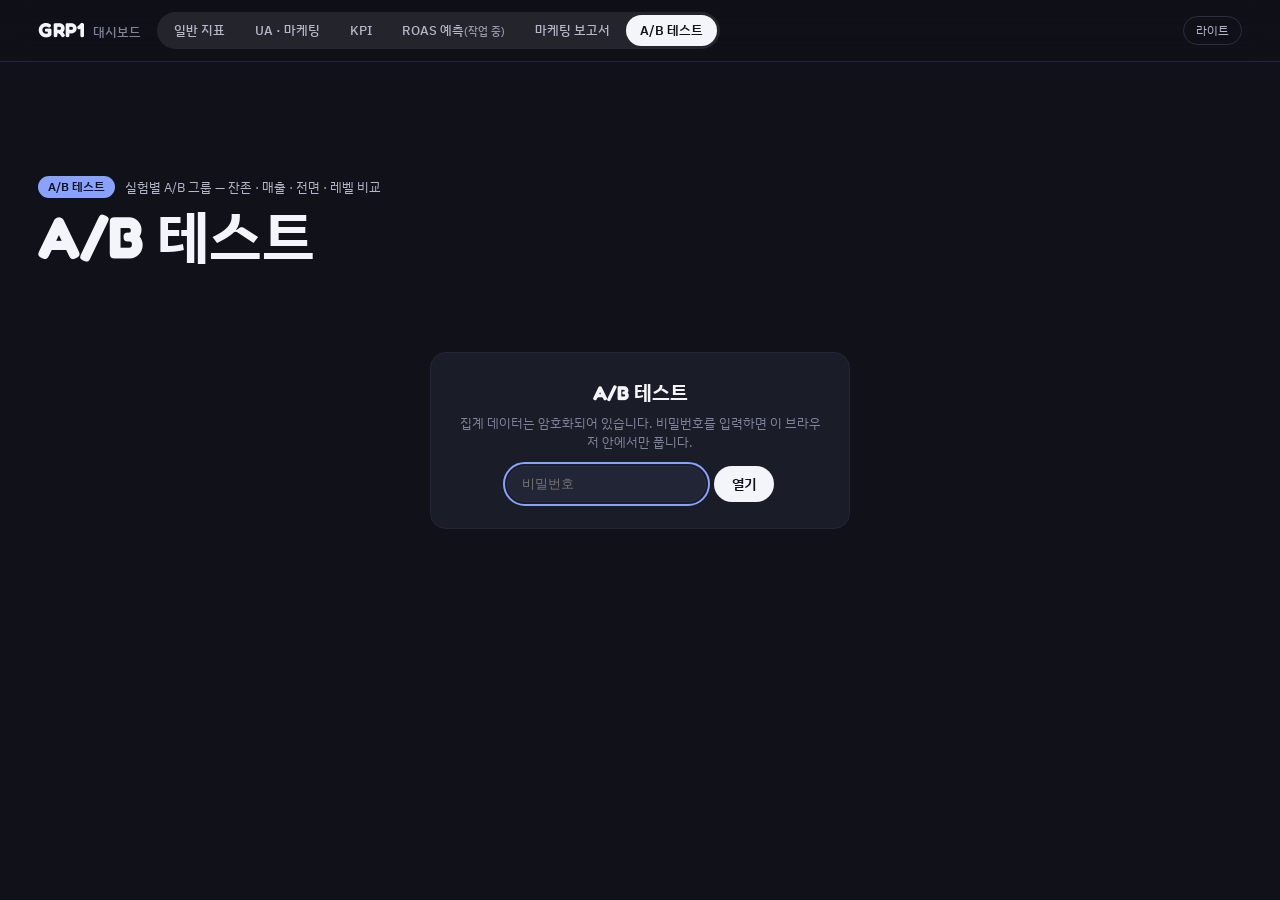
<file: experiment.html>
<!DOCTYPE html>
<html lang="ko">
<head>
<meta charset="utf-8">
<meta name="viewport" content="width=device-width, initial-scale=1">
<title>A/B 테스트 · GRP1 대시보드</title>
<link rel="preconnect" href="https://fonts.googleapis.com">
<link rel="preconnect" href="https://fonts.gstatic.com" crossorigin>
<link rel="stylesheet" href="https://fonts.googleapis.com/css2?family=Fredoka:wght@600;700&family=IBM+Plex+Sans+KR:wght@400;500;600&family=IBM+Plex+Mono:wght@400;500&display=swap">
<link rel="stylesheet" href="site.css">
<script src="site.js"></script>
<style>
/* A/B 테스트(2026-11-24) — 실험별 A/B 유저의 잔존·매출·전면·레벨 비교. 숫자·검정은 experiment.build 산출을 그대로 그린다(다시 계산하지 않음).
   설계 docs/superpowers/specs/2026-11-24-ab-test-board-design.md */
*{box-sizing:border-box}
:root{--ga:#4c8dff;--gb:#e0559a}
html,body{margin:0;background:var(--bg);color:var(--ink);font:14px/1.45 var(--font);-webkit-font-smoothing:antialiased}
button{font:inherit;color:inherit;cursor:pointer}
:focus-visible{outline:2px solid var(--gc,var(--accent));outline-offset:2px}
.wrap{padding:6px var(--gutter) 40px;max-width:calc(var(--maxw) + 2 * var(--gutter));margin:0 auto}
.muted{color:var(--ink-3)}
.toolbar{position:sticky;top:57px;z-index:15;margin:0 0 16px;padding:10px 0;background:color-mix(in srgb,var(--bg) 90%,transparent);
  backdrop-filter:blur(10px);-webkit-backdrop-filter:blur(10px);border-bottom:1px solid var(--line-soft)}
@media (max-width:720px){ .toolbar{position:static} }
.filters{display:flex;flex-wrap:wrap;gap:8px 10px;align-items:center}
.chip{display:inline-flex;align-items:center;gap:8px;background:var(--card);border:1px solid var(--line);border-radius:999px;padding:4px 6px 4px 14px}
.chip .lbl{font-size:12px;color:var(--ink-3)}
.fb{border:1px solid transparent;background:transparent;color:var(--ink-2);font-size:12.5px;padding:4px 11px;border-radius:999px}
.fb:hover{color:var(--ink);border-color:var(--line)} .fb.on{background:var(--ink);color:var(--bg);font-weight:600}
.notice{margin:0 0 14px;padding:10px 14px;border:1px solid var(--line);border-radius:12px;font-size:12.5px;color:var(--ink-2);background:var(--card)}
.warn{border-color:color-mix(in srgb,var(--warn) 55%,transparent);background:color-mix(in srgb,var(--warn) 12%,transparent)}
.rhead{margin:0 0 16px;font-size:15px;font-weight:600}
.rhead .sub{display:block;margin-top:4px;font-size:12.5px;font-weight:400;color:var(--ink-3)}
.arm{display:inline-flex;align-items:center;gap:5px;font-weight:600} .arm::before{content:"";width:9px;height:9px;border-radius:3px;background:var(--c)}
.arm.a{--c:var(--ga)} .arm.b{--c:var(--gb)}
main section{margin:0 0 22px;padding:18px 20px 22px;border:1px solid var(--line-soft);border-radius:18px;background:color-mix(in srgb,var(--card) 40%,var(--bg))}
main section > h2{display:flex;align-items:baseline;flex-wrap:wrap;gap:6px 10px;font-size:19px;font-weight:600;margin:0 0 16px;padding:0 0 12px;border-bottom:1px solid var(--line)}
main section > h2 .muted{font-weight:400;font-size:12.5px}
main section > h2::before{content:attr(data-no);align-self:center;font:600 11.5px/1 var(--mono);padding:5px 8px;border-radius:999px;color:var(--gc,var(--accent));background:color-mix(in srgb,var(--gc,var(--accent)) 16%,transparent)}
.tiles{display:grid;gap:10px;grid-template-columns:repeat(auto-fit,minmax(170px,1fr));margin:0 0 12px}
.tile{position:relative;background:var(--card);border:1px solid var(--line-soft);border-radius:12px;padding:11px 14px 12px;overflow:hidden;min-width:0}
.tile .k{font-size:12px;color:var(--ink-3);font-weight:500}
.tile .v{margin-top:6px;display:flex;flex-wrap:wrap;gap:2px 12px;font:600 19px/1.15 var(--font);letter-spacing:-.01em}
.tile .v .va{color:var(--ga)} .tile .v .vb{color:var(--gb)} .tile .v small{font:500 10.5px var(--mono);color:var(--ink-3);margin-right:3px}
.tile .s{margin-top:6px;font-size:11.5px;color:var(--ink-3)}
.tile.na .v{color:var(--ink-3)}
.sig{color:var(--ink);font-weight:600}
.grid2{display:grid;gap:12px;grid-template-columns:repeat(auto-fit,minmax(min(100%,420px),1fr))}
.card{background:var(--card);border:1px solid var(--line-soft);border-radius:12px;padding:12px 14px;min-width:0;margin:0 0 12px}
.card h3{display:flex;align-items:baseline;flex-wrap:wrap;gap:4px 8px;margin:0 0 8px;font-size:13px;font-weight:600;color:var(--ink-2)} .card h3 .muted{font-weight:400}
.card .foot{margin-top:6px;font-size:11.5px;color:var(--ink-3)}
.legend{display:flex;gap:14px;font-size:12px;margin:0 0 6px}
.seg{display:inline-flex;gap:2px;margin:0 0 6px;flex-wrap:wrap}
.tscroll{overflow:auto;max-width:100%}
table{width:100%;border-collapse:collapse;font-size:12.5px;font-variant-numeric:tabular-nums}
th,td{padding:5px 8px;border-bottom:1px solid var(--line-soft);text-align:right;white-space:nowrap}
th{color:var(--ink-3);font-weight:500;border-bottom:1px solid var(--line)}
th:first-child,td:first-child{text-align:left}
th.ca{color:var(--ga)} th.cb{color:var(--gb)}
tr.hl td{font-weight:600;background:color-mix(in srgb,var(--gc,var(--accent)) 10%,var(--card))}
tr.dim td{color:var(--ink-3)}
td.na{color:var(--ink-3)} td.hot{color:var(--crit);font-weight:600}
.tag{display:inline-block;font-size:10.5px;padding:1px 7px;border-radius:999px;background:var(--chip);color:var(--ink-2);margin-left:4px;vertical-align:1px;white-space:nowrap}
svg{display:block;width:100%;height:auto;max-height:240px} svg text{font-family:var(--mono);font-size:10px;fill:var(--ink-3)}
svg .axis{stroke:var(--line);stroke-width:1} svg .gridl{stroke:var(--line-soft);stroke-width:1}
.empty{padding:22px;text-align:center;color:var(--ink-3);border:1px dashed var(--line);border-radius:10px;font-size:13px}
details.defs,details.more{margin:0 0 12px;background:var(--card);border:1px solid var(--line-soft);border-radius:14px;padding:12px 16px;color:var(--ink-2);font-size:12.5px}
details.defs summary,details.more summary{cursor:pointer;font-weight:600;color:var(--ink)} details.defs li{margin:4px 0}
.lock{max-width:420px;margin:48px auto;padding:26px;background:var(--card);border:1px solid var(--line-soft);border-radius:16px;text-align:center}
.lock b{font:700 20px var(--game)} .lock form{display:flex;gap:8px;justify-content:center;margin-top:14px}
.lock input{background:var(--card-2);border:1px solid var(--line);border-radius:999px;padding:8px 14px;color:var(--ink);min-width:0}
.lock button{border:0;border-radius:999px;padding:8px 18px;background:var(--ink);color:var(--bg);font-weight:600}
.err{color:var(--crit)}
@media (max-width:720px){
  main section{padding:14px 12px 16px} .tiles{grid-template-columns:repeat(2,minmax(0,1fr))} .tile .v{font-size:16px}
  .chip{flex-wrap:wrap;border-radius:14px}
}
</style>
</head>
<body>
<header class="gx-bar">
  <a class="gx-brand" href="index.html" data-keep-hash title="메인으로"><b>GRP1</b><span>대시보드</span></a>
  <nav class="gx-switch" aria-label="보드"><a href="general.html" data-keep-hash>일반 지표</a><a href="ua.html" data-keep-hash>UA · 마케팅</a><a href="kpi.html" data-keep-hash>KPI</a><a href="payback.html" data-keep-hash>ROAS 예측<span style="font-size:10.5px;opacity:.8">(작업 중)</span></a><a href="launch.html" data-keep-hash>마케팅 보고서</a><a href="experiment.html" data-keep-hash aria-current="page">A/B 테스트</a></nav>
  <div class="gx-right"><span id="gen" class="gx-gen"></span><button class="gx-btn" id="theme" type="button">라이트</button></div>
</header>
<section class="gx-hero" id="hero">
  <div class="gx-wash"></div><img class="gx-art" alt="" hidden><div class="gx-shade"></div>
  <div class="gx-copy">
    <div class="gx-when"><span class="gx-pill">A/B 테스트</span><span>실험별 A/B 그룹 — 잔존 · 매출 · 전면 · 레벨 비교</span></div>
    <h1 class="gx-name">A/B 테스트</h1>
    <div class="gx-doc" id="hdoc"></div>
  </div>
  <nav class="gx-games" id="games" role="tablist" aria-label="게임"></nav>
</section>
<main class="wrap">
  <div id="lock" hidden></div>
  <div id="board" hidden>
    <div class="toolbar"><div class="filters" id="filters"></div></div>
    <div id="notice"></div>
    <div id="head" class="rhead"></div>
    <div id="nobody" hidden></div>
    <div id="body">
      <section id="s1"><h2 data-no="Ⅰ">핵심 비교 <span class="muted">A · B · 차이(B−A) · p</span></h2><div id="b1"></div></section>
      <section id="s2"><h2 data-no="Ⅱ">잔존 · 매출 곡선 <span class="muted">D0~D14 · 그 Dk 가 끝난 유저만</span></h2><div id="b2"></div></section>
      <section id="s3"><h2 data-no="Ⅲ">레벨 도달 · 멈춤 <span class="muted">설치 후 7일 관측 창 · L5·L10 강조</span></h2><div id="b3"></div></section>
      <section id="s4"><h2 data-no="Ⅳ">설치일별</h2><div id="b4"></div></section>
    </div>
    <div id="checks"></div>
    <details class="defs"><summary>정의 · 한계</summary><ul id="defs"></ul></details>
  </div>
</main>

<script>
GX.prehero(document.getElementById('hero'));
// 평문은 로컬(file:·localhost)이나 ?data= 명시일 때만 — 공개 사이트엔 암호문만 있다. ?data=test → experiment-data.test.js
(function(){ var k = new URLSearchParams(location.search).get('data'); var f = k && /^[a-z0-9_-]{1,20}$/.test(k) && k!=='real' ? 'experiment-data.'+k+'.js' : 'experiment-data.js';
  if (GX.wantsPlain()) document.write('<script src="'+f+'"><\/script>'); })();
</script>
<script src="experiment-data.enc.js"></script>
<script>
(function(){
'use strict';
const $ = id => document.getElementById(id), esc = GX.esc;
GX.wireTheme($("theme")); GX.withHash(); GX.tips();
const Q = new URLSearchParams(location.search);
const ARMS = ["A", "B"];
const SEGS = [["all", "전체"], ["paid", "유료"], ["organic", "오가닉"]];
const RNGS = [["all", "전체 기간"], ["last14", "최근 14일 설치"], ["last7", "최근 7일 설치"]];
const RFMT = [["total", "전체"], ["interstitial", "전면"], ["rewarded", "리워드"], ["banner", "배너"], ["iap", "IAP"]];
const fmt = {
  n: v => v == null ? "–" : Math.round(v).toLocaleString("en-US"),
  usd: (v, d = 3) => v == null || !isFinite(v) ? "–" : "$" + Number(v).toFixed(d),
  pct: (v, d = 1) => v == null || !isFinite(v) ? "–" : (v * 100).toFixed(d) + "%",
  pp: v => v == null || !isFinite(v) ? "–" : (v >= 0 ? "+" : "") + (v * 100).toFixed(1) + "%p",
  dusd: v => v == null || !isFinite(v) ? "–" : (v >= 0 ? "+$" : "-$") + Math.abs(v).toFixed(3),
  dnum: v => v == null || !isFinite(v) ? "–" : (v >= 0 ? "+" : "") + v.toFixed(2),
  p: v => v == null ? "p –" : (v < 0.001 ? "p<0.001" : "p " + v.toFixed(3)),
};
let D = null, E = null;
const st = {exp: null, seg: "all", rng: "all", rf: "total"};

const card = (title, body, foot = "") => `<div class="card"><h3>${title}</h3>${body}${foot ? `<div class="foot">${foot}</div>` : ""}</div>`;
const empty = msg => `<div class="empty">${esc(msg)}</div>`;
const table = (id, head, rows) => `<div class="tscroll"><table${id ? ` id="${id}"` : ""}><thead><tr>${head.join("")}</tr></thead><tbody>${rows.join("")}</tbody></table></div>`;
const th = (t, c = "") => `<th${c ? ` class="${c}"` : ""}>${t}</th>`;
const armTag = a => `<span class="arm ${a === "A" ? "a" : "b"}">${a}</span>`;

function statusText(s) {
  if (s === "bq_wait") return "BigQuery 첫 테이블 대기 — 1.0.5 로 배정된 유저는 BigQuery(Firebase)로만 그룹을 알 수 있어, 첫 테이블이 생기기 전까지 집계를 미룹니다.";
  if (s === "no_assign") return "아직 그룹이 정해진 유저가 없습니다 — AppsFlyer ftc_interstitial_assigned 와 BigQuery 둘 다 0명.";
  return "";
}
// 참고 화면(provisional — BigQuery 전 AppsFlyer assign 만)에서는 유의 강조를 끈다: 1.0.5 배정 유저가 빠진 집단이라 판정에 쓰지 않는다(11-25)
const sigCls = r => !(E && E.provisional) && r && r.enough && r.p != null && r.p < 0.05 ? "sig" : "";

/* 타일 — 비율(prop_test)과 평균(mean_test)이 같은 모양: {a, b, diff, p, enough, na, nb} */
function tile(label, desc, r, kind) {
  const val = v => kind === "rate" ? fmt.pct(v) : kind === "usd" ? fmt.usd(v) : (v == null ? "–" : v.toFixed(2));
  const dif = kind === "rate" ? fmt.pp : kind === "usd" ? fmt.dusd : fmt.dnum;
  if (!r) return `<div class="tile na"><div class="k">${esc(label)} <span class="muted">${esc(desc)}</span></div><div class="v">—</div><div class="s">아직 그 날짜까지 지난 유저가 없음</div></div>`;
  const s = r.enough ? `B−A <span class="${sigCls(r)}">${dif(r.diff)}</span> · ${fmt.p(r.p)} · A ${fmt.n(r.na)} · B ${fmt.n(r.nb)}`
                     : `표본 모자람 (그룹당 100명 미만) · B−A ${dif(r.diff)} · ${fmt.p(r.p)} · A ${fmt.n(r.na)} · B ${fmt.n(r.nb)}`;
  return `<div class="tile"><div class="k">${esc(label)} <span class="muted">${esc(desc)}</span></div>`
    + `<div class="v"><span class="va"><small>A</small>${val(r.a)}</span><span class="vb"><small>B</small>${val(r.b)}</span></div><div class="s">${s}</div></div>`;
}

function drawFilters() {
  const exps = D.experiments.filter(e => e.game === E.game);
  let h = "";
  if (exps.length > 1) h += `<span class="chip"><span class="lbl">실험</span>${exps.map(e => `<button class="fb${e.key === E.key ? " on" : ""}" type="button" data-x="${esc(e.key)}">${esc(e.label)}</button>`).join("")}</span>`;
  h += `<span class="chip"><span class="lbl">설치일</span>${RNGS.map(([k, t]) => `<button class="fb${st.rng === k ? " on" : ""}" type="button" data-r="${k}">${t}</button>`).join("")}</span>`;
  h += `<span class="chip"><span class="lbl">구분</span>${SEGS.map(([k, t]) => `<button class="fb${st.seg === k ? " on" : ""}" type="button" data-s="${k}">${t}</button>`).join("")}</span>`;
  $("filters").innerHTML = h;
  $("filters").querySelectorAll("[data-x]").forEach(b => b.addEventListener("click", () => { E = D.experiments.find(e => e.key === b.dataset.x); render(); }));
  $("filters").querySelectorAll("[data-r]").forEach(b => b.addEventListener("click", () => { st.rng = b.dataset.r; render(); }));
  $("filters").querySelectorAll("[data-s]").forEach(b => b.addEventListener("click", () => { st.seg = b.dataset.s; render(); }));
}

function render() {
  drawFilters();
  const S = E.sources || {}, C = S.counts || {}, M = E.meta || {};
  const warn = [];
  if (E.provisional && E.views) warn.push("참고용 — BigQuery 합류 전이라 AppsFlyer assign(새 빌드에서 배정된 유저)만으로 나눴습니다. 1.0.5 로 배정된 유저는 빠져 있고, BigQuery 가 붙으면 같은 설치일의 인원·지표가 바뀝니다. 판정에 쓰지 않으며 유의 강조(굵게)도 끕니다.");
  if (String(E.status).startsWith("bq_failed")) warn.push(`BigQuery 그룹 갱신 실패 — 마지막 성공 ${E.status.split(":")[1] || "없음"}. 그 뒤 1.0.5 배정 유저는 그룹을 모르는 채로 남습니다.${M.bq_error ? " (" + M.bq_error + ")" : ""}`);
  if (S.alert) warn.push(`BigQuery 그룹의 AppsFlyer 매칭률이 A·B 에서 다릅니다 (A ${fmt.pct(S.match.A)} · B ${fmt.pct(S.match.B)} · ${fmt.p(S.match.p)}) — 빠진 유저가 한쪽에 몰렸을 수 있어 결과를 단정하지 않습니다.`);
  const V = E.views && E.views[st.seg] && E.views[st.seg][st.rng];
  if (V && V.checks && V.checks.same_treatment_alert) warn.push("같은 처치 구간(L1~L5)에서 A·B 가 유의하게 다릅니다 (p<0.01) — 배정이나 데이터 이상을 먼저 의심합니다. 아래 '점검' 참고.");
  $("notice").innerHTML = warn.map(w => `<div class="notice warn">${esc(w)}</div>`).join("");
  const pendN = (E.pending_days || []).reduce((s, x) => s + x[1].A + x[1].B, 0);
  const n = V ? V.n : {A: 0, B: 0};
  $("head").innerHTML = `${esc(E.name)} · ${esc(E.label)} <span class="muted" style="font-weight:400">${esc(E.experiment_id)}</span>`
    + `<span class="sub">${ARMS.map(a => `${armTag(a)} ${esc(E.arms[a])}`).join(" &nbsp; ")}</span>`
    + `<span class="sub">시작 ${esc(E.start || "?")} · 배정(이 보기) A ${fmt.n(n.A)} · B ${fmt.n(n.B)}${V && V.split_p != null ? ` (반반 ${fmt.p(V.split_p)})` : ""}`
    + ` · 출처 AppsFlyer ${fmt.n((C.af_assign || {}).all)} · BigQuery ${fmt.n((C.bq_only || {}).all)} · 불일치 ${fmt.n((C.mismatch || {}).all)} · 충돌 ${fmt.n((C.conflict || {}).all)}`
    + ` · 그룹 대기 ${(E.pending_days || []).length}일 ${fmt.n(pendN)}명 · 인앱 ${esc(M.obs_ev || "–")} · 광고 매출 ${esc(M.obs_rev || "–")}${M.bq_enabled ? ` · BigQuery ${esc(M.bq_last || "없음")}` : ""}</span>`;
  renderChecks(V);
  if (!V) {
    $("nobody").innerHTML = empty(statusText(E.status) || "이 보기에는 그룹이 확정된 유저가 없습니다.");
    $("nobody").hidden = false; $("body").hidden = true; return;
  }
  $("nobody").hidden = true; $("body").hidden = false;
  const T = V.tiles;
  $("b1").innerHTML = `<div class="tiles">` + tile("D1 잔존", "설치 다음 날 인앱 이벤트", T.d1, "rate") + tile("D3 잔존", "", T.d3, "rate")
    + tile("D7 잔존", "", T.d7, "rate") + tile("D7 누적 매출/유저", "광고 + IAP×0.7, 설치일~+7", T.rev_d7, "usd")
    + tile("유저당 전면 (D7)", "설치일~+7 전면 노출 수", T.inter_d7, "num") + `</div>`
    + `<div class="foot muted" style="font-size:11.5px">${E.provisional ? "참고 화면 — 유의 강조를 끈 상태입니다. p 는 참고로만 보입니다." : "굵은 차이 = 그룹당 100명 이상이고 p<0.05. 숫자가 굵지 않으면 지금 표본으로는 차이를 판단할 수 없습니다."}</div>`;
  renderCurves(V); renderLevels(V); renderDays(V);
}

function lineSvg(series, yMax, yFmt, label) {
  const W = 560, H = 200, L = 46, B = 22, T = 8, R = 8, K = 14;
  const X = k => L + k / K * (W - L - R), Y = v => T + (1 - v / (yMax || 1)) * (H - T - B);
  let g = "";
  [0, .25, .5, .75, 1].forEach(f => { const v = f * yMax; g += `<line class="gridl" x1="${L}" x2="${W - R}" y1="${Y(v)}" y2="${Y(v)}"/><text x="${L - 4}" y="${Y(v) + 3}" text-anchor="end">${yFmt(v)}</text>`; });
  [0, 1, 3, 7, 14].forEach(k => { g += `<text x="${X(k)}" y="${H - 6}" text-anchor="middle">D${k}</text>`; });
  const line = (pts, c) => { const p = pts.map((v, k) => v == null ? null : `${X(k).toFixed(1)},${Y(v).toFixed(1)}`).filter(Boolean);
    return p.length ? `<polyline points="${p.join(" ")}" fill="none" stroke="${c}" stroke-width="2"/>` : ""; };
  return `<svg viewBox="0 0 ${W} ${H}" role="img" aria-label="${esc(label)}">${g}<line class="axis" x1="${L}" x2="${W - R}" y1="${Y(0)}" y2="${Y(0)}"/>${line(series.A, "var(--ga)")}${line(series.B, "var(--gb)")}</svg>`;
}
function renderCurves(V) {
  const ret = {}; ARMS.forEach(a => { ret[a] = V.curves.ret[a].map(x => x[1] ? x[0] / x[1] : null); });
  const rv = {}; ARMS.forEach(a => { rv[a] = V.curves.rev[a].map(x => x ? x[st.rf] : null); });
  const rmax = Math.max(0.0001, ...ARMS.flatMap(a => rv[a].filter(v => v != null)));
  const leg = `<div class="legend">${ARMS.map(a => `${armTag(a)} <span class="muted">${esc(E.arms[a])}</span>`).join("")}</div>`;
  const rows = [0, 1, 3, 7, 14].map(k => `<tr><td>D${k}</td>${ARMS.map(a => { const x = V.curves.ret[a][k]; return `<td>${x[1] ? fmt.pct(x[0] / x[1]) + ` <span class="muted">(${fmt.n(x[0])}/${fmt.n(x[1])})</span>` : "—"}</td>`; }).join("")}`
    + ARMS.map(a => { const x = V.curves.rev[a][k]; return `<td>${x ? fmt.usd(x[st.rf]) : "—"}</td>`; }).join("") + `</tr>`);
  $("b2").innerHTML = `<div class="grid2">`
    + card(`잔존 곡선 <span class="muted">Dk = 설치 후 k일째 인앱 이벤트가 있는 유저 비율, 그 날이 지난 유저만</span>`, leg + lineSvg(ret, 1, v => (v * 100).toFixed(1) + "%", "잔존 곡선"))
    + card(`누적 매출/유저 곡선 <span class="muted">설치일~+k 누적, 광고 매출 원시가 온 날까지</span>`,
      `<div class="seg">${RFMT.map(([k, t]) => `<button class="fb${st.rf === k ? " on" : ""}" type="button" data-rf="${k}">${t}</button>`).join("")}</div>` + leg + lineSvg(rv, rmax, v => "$" + v.toFixed(3), "누적 매출 곡선"))
    + `</div>` + card(`곡선 숫자 <span class="muted">매출 = 위에서 고른 항목</span>`,
      table(null, [th("Dk"), th("잔존 A", "ca"), th("잔존 B", "cb"), th("매출/유저 A", "ca"), th("매출/유저 B", "cb")], rows));
  $("b2").querySelectorAll("[data-rf]").forEach(b => b.addEventListener("click", () => { st.rf = b.dataset.rf; renderCurves(V); }));
}

function cellPair(r, f) { return r ? `<td>${f(r.a)}</td><td>${f(r.b)}</td>` : `<td class="na">–</td><td class="na">–</td>`; }
const pcell = r => `<td class="${sigCls(r)}">${r && r.p != null ? (r.p < 0.001 ? "<0.001" : r.p.toFixed(3)) : "–"}</td>`;
function renderLevels(V) {
  const rows = V.levels.filter(r => (r.reach && (r.reach.xa + r.reach.xb) > 0) || r.highlight).map(r =>
    `<tr${r.highlight ? ' class="hl"' : ""}><td>L${r.lv}${r.same_treatment ? '<span class="tag">같은 처치</span>' : ""}</td>`
    + cellPair(r.reach, fmt.pct) + pcell(r.reach)
    + cellPair(r.stop_after, fmt.pct) + `<td>${r.stop_after ? fmt.pp(r.stop_after.diff) : "–"}</td>` + pcell(r.stop_after)
    + cellPair(r.stop_during, fmt.pct) + pcell(r.stop_during) + `</tr>`);
  $("b3").innerHTML = card(`레벨별 <span class="muted">도달 = 설치 후 7일 안 클리어 · 클리어 후 멈춤 = 클리어 뒤 더 높은 레벨에 들어가지 않음 · 도중 멈춤 = 시작했지만 클리어 없음</span>`,
    table("levels", [th("레벨"), th("도달 A", "ca"), th("도달 B", "cb"), th("p"), th("클리어 후 멈춤 A", "ca"), th("B", "cb"), th("B−A"), th("p"),
      th("도중 멈춤 A", "ca"), th("B", "cb"), th("p")], rows),
    "A 는 L5 클리어 뒤, B 는 L10 클리어 뒤 첫 전면 — L5·L10 행이 실험이 겨냥한 지점입니다. L1~L5 는 두 그룹 처치가 같아 차이가 없어야 정상입니다. 레벨이 많아 우연히 p<0.05 가 몇 개 나올 수 있으니 한 행만 보고 단정하지 않습니다.");
}

function renderDays(V) {
  const c = (x, k) => x == null ? `<td class="na">—</td>` : `<td>${k === "rev" ? fmt.usd(x) : fmt.pct(x)}</td>`;
  const rows = V.by_day.map(r => `<tr><td>${esc(r.d)}${r.partial ? '<span class="tag">첫날 일부</span>' : ""}</td><td>${fmt.n(r.A.n)}</td><td>${fmt.n(r.B.n)}</td>`
    + ["d1", "d3", "d7"].map(k => c(r.A[k]) + c(r.B[k])).join("") + c(r.A.rev_d7, "rev") + c(r.B.rev_d7, "rev") + `</tr>`);
  $("b4").innerHTML = card(`설치일 × 그룹 <span class="muted">— = 아직 그 Dk 가 끝나지 않음 · 첫날 일부 = 실험 시작 시각 뒤 설치만</span>`,
    table(null, [th("설치일"), th("A", "ca"), th("B", "cb"), th("D1 A", "ca"), th("D1 B", "cb"), th("D3 A", "ca"), th("D3 B", "cb"), th("D7 A", "ca"), th("D7 B", "cb"), th("D7 매출 A", "ca"), th("D7 매출 B", "cb")], rows));
}

function renderChecks(V) {
  const S = E.sources || {}, C = S.counts || {}, dr = S.dropped || {}, bq = S.bq || {};
  const g = (k, a) => fmt.n(((C[k] || {})[a]));
  const src = [["AppsFlyer assign", "af_assign"], ["BigQuery 만", "bq_only"], ["둘 다 · 일치", "both_agree"], ["backfill · BigQuery 와 일치(대조)", "backfill_agree"],
               ["backfill · 불일치(제외)", "backfill_mismatch"], ["backfill 만(판정 안 함)", "backfill_only"]]
    .map(([t, k]) => `<tr><td>${t}</td><td>${g(k, "A")}</td><td>${g(k, "B")}</td><td>${g(k, "all")}</td></tr>`);
  src.push(`<tr><td>출처 간 불일치(제외)</td><td colspan="2" class="na">—</td><td>${fmt.n((C.mismatch || {}).all)}</td></tr>`);
  src.push(`<tr><td>한 출처 안 충돌(제외)</td><td colspan="2" class="na">—</td><td class="${S.conflict_alert ? "hot" : ""}">${fmt.n((C.conflict || {}).all)}</td></tr>`);
  const lv = V ? V.levels.filter(r => r.same_treatment).map(r => `<tr><td>L${r.lv}</td>${cellPair(r.reach, fmt.pct)}${pcell(r.reach)}${cellPair(r.stop_during, fmt.pct)}${pcell(r.stop_during)}</tr>`) : [];
  const t3 = V && V.tiles.rev_d7 ? `상위 3명 매출 비중(D7) — A ${fmt.pct(V.tiles.rev_d7.top3_a)} · B ${fmt.pct(V.tiles.rev_d7.top3_b)}. 높으면 몇 명의 고가 광고 행이 평균을 좌우합니다.` : "상위 3명 매출 비중 — D7 매출이 끝난 유저가 아직 없음.";
  $("checks").innerHTML = `<details class="more"${S.alert || S.conflict_alert || (V && V.checks.same_treatment_alert) ? " open" : ""}><summary>점검 — 그룹 출처 · 같은 처치 구간 · 매출 쏠림</summary>`
    + card(`그룹 출처 <span class="muted">AppsFlyer assign 우선, 없으면 BigQuery. backfill 은 업데이트까지 남은 유저만 보내 판정에 쓰지 않는다</span>`,
      table(null, [th("출처"), th("A", "ca"), th("B", "cb"), th("합")], src),
      `BigQuery → AppsFlyer 매칭: 사용자 속성 ${fmt.n(bq.by_af_prop)} · Customer User ID ${fmt.n(bq.by_cuid)} · 안 됨 A ${fmt.n((bq.unmatched || {}).A)} · B ${fmt.n((bq.unmatched || {}).B)}`
      + ` · 매칭률 A ${fmt.pct((S.match || {}).A)} · B ${fmt.pct((S.match || {}).B)} · 깨진 AppsFlyer 이벤트 ${fmt.n(S.bad_af_rows)}행`
      + ` · 제외: KR ${fmt.n(dr.kr)} · 설치일이 시작 전 ${fmt.n(dr.pre_start)} · 원시에 없음 ${fmt.n(dr.no_rows)}`)
    + (lv.length ? card(`같은 처치 구간 L1~L5 <span class="muted">두 그룹 다 아직 전면이 없는 구간 — 차이가 없어야 정상</span>`,
      table(null, [th("레벨"), th("도달 A", "ca"), th("도달 B", "cb"), th("p"), th("도중 멈춤 A", "ca"), th("B", "cb"), th("p")], lv),
      V.checks.same_treatment_alert ? "p<0.01 인 행이 있습니다 — 배정이나 데이터 이상을 먼저 의심하세요." : "") : "")
    + `<div class="card"><h3>매출 쏠림</h3><div>${esc(t3)}</div></div>`
    + ((E.pending_days || []).length ? `<div class="card"><h3>그룹 대기 설치일 <span class="muted">BigQuery 테이블이 아직 안 온 날 — 다음 회차에 들어온다</span></h3><div>${E.pending_days.map(x => `${esc(x[0])} (A ${x[1].A} · B ${x[1].B})`).join(" · ")}</div></div>` : "")
    + `</details>`;
}

function useGame(game, remember) {
  E = D.experiments.find(e => e.key === Q.get("exp") && e.game === game) || D.experiments.find(e => e.game === game);
  if (remember) GX.rememberGame(game);
  GX.hero($("hero"), game, E.name);
  $("games").querySelectorAll(".gx-game").forEach(b => b.setAttribute("aria-selected", b.dataset.g === game));
  $("hdoc").textContent = "그룹 = AppsFlyer 배정 이벤트(assign) 우선, 없으면 BigQuery(Firebase) · 잔존·매출 정의는 UA 보드·마케팅 보고서와 같음 · KR 제외";
  $("defs").innerHTML = [
    "대상 — 실험이 A/B 로 배정한 유저만. outside(기존 유저·L6 이상에서 처음 켠 유저 등)와 그룹을 모르는 유저(분석 동의 거부 + AppsFlyer 이벤트 없는 1.0.5 배정 등)는 뺀다. 둘 다 처치 전에 정해지는 조건이라 A·B 에서 같은 비율로 빠진다.",
    "그룹 출처 — AppsFlyer ftc_interstitial_assigned 의 assign(새 빌드에서 배정된 순간)이 있으면 그것, 없으면 BigQuery(Firebase 배정 이벤트). backfill(1.0.5 배정 유저가 업데이트 후 보냄)은 남은 유저만 보내므로 판정에 쓰지 않고 대조만 한다.",
    "그룹 대기 — BigQuery 매일 테이블은 하루 늦게 온다. 그 날의 테이블이 오기 전 설치일은 그룹이 다 정해지지 않아 집계에서 빼고 수만 보인다.",
    "잔존 Dk = 설치일+k(UTC)에 인앱 이벤트가 하나라도 있는 유저 비율(UA 보드·마케팅 보고서와 같은 정의). 재설치로 새로 생긴 AppsFlyer ID 는 원래 설치 유저로 합친다.",
    "매출 = 광고 매출 원시 USD + IAP × 0.7(순매출), .dev. 상품 제외. 광고 매출 원시는 1~2일 늦게 와 매출 Dk 는 잔존보다 늦게 채워진다. 광고비·ROAS 는 그룹으로 나눌 수 없어 넣지 않는다.",
    "레벨 — 설치 후 7일 관측 창. 정의는 마케팅 보고서 '레벨 사이 이탈' 과 같다.",
    "검정 — 비율은 두 비율 z, 평균은 Welch(정규 근사). 그룹당 100명 미만이면 '표본 모자람'. 굵은 차이 = 100명 이상 + p<0.05. 레벨처럼 여러 번 비교하면 우연히 유의가 나올 수 있다.",
    "KR 설치 제외(이 게임 다른 보드와 같음).",
  ].map(s => `<li>${esc(s)}</li>`).join("");
  render();
}

function boot(data) {
  D = data; const exps = D.experiments || [];
  if (!exps.length) { $("lock").hidden = false; $("lock").innerHTML = empty("진행 중인 실험이 없음 — experiment/config.py EXPERIMENTS"); return; }
  $("lock").hidden = true; $("board").hidden = false;
  $("gen").textContent = `산출 ${D.generated_at || ""}`;
  const games = [...new Set(exps.map(e => e.game))];
  $("games").innerHTML = games.map(g => GX.posterBtn(g, exps.find(e => e.game === g).name, false)).join("");
  $("games").querySelectorAll(".gx-game").forEach(b => b.addEventListener("click", () => useGame(b.dataset.g, true)));
  const want = Q.get("game") || GX.lastGame();
  useGame(games.includes(want) ? want : games[0], !!Q.get("game"));
}

/* ── 데이터: 평문(experiment-data.js, 로컬) → 암호문(experiment-data.enc.js, 공개 URL) — 다른 보드와 같은 형식·비밀번호·저장 키 ── */
const PWKEY = "genboard:pass", b64 = GX.b64;
async function decryptData(enc, pass) {
  const km = await crypto.subtle.importKey("raw", new TextEncoder().encode(pass), "PBKDF2", false, ["deriveKey"]);
  const key = await crypto.subtle.deriveKey({name: "PBKDF2", salt: b64(enc.salt), iterations: enc.iter, hash: "SHA-256"}, km, {name: "AES-GCM", length: 256}, false, ["decrypt"]);
  return JSON.parse(new TextDecoder().decode(await crypto.subtle.decrypt({name: "AES-GCM", iv: b64(enc.iv)}, key, b64(enc.ct))));
}
function showUnlock(enc, err) {
  $("lock").hidden = false;
  $("lock").innerHTML = `<div class="lock"><b>A/B 테스트</b><div class="${err ? "err" : ""}" style="margin:8px 0 0;font-size:13px;color:${err ? "" : "var(--ink-3)"}">${err || "집계 데이터는 암호화되어 있습니다. 비밀번호를 입력하면 이 브라우저 안에서만 풉니다."}</div>
    <form id="pwform"><input type="password" id="pw" placeholder="비밀번호" autocomplete="current-password"><button type="submit">열기</button></form></div>`;
  $("pwform").onsubmit = async ev => { ev.preventDefault();
    try { const pass = $("pw").value; const data = await decryptData(enc, pass); try { localStorage.setItem(PWKEY, pass); } catch (e) {} boot(data); }
    catch (e) { showUnlock(enc, "비밀번호가 맞지 않습니다."); } };
  $("pw").focus();
}
(async function init() {
  const plain = window.EXPERIMENT_DATA;
  if (plain && plain.experiments) return boot(plain);
  const enc = window.EXPERIMENT_DATA_ENC;
  if (!enc) { $("lock").hidden = false; $("lock").innerHTML = empty("experiment-data.js 가 없거나 비어 있음 — python -m experiment.build 후 experiment.publish"); return; }
  if (!(window.crypto && crypto.subtle)) { $("lock").hidden = false; $("lock").innerHTML = empty("이 환경에서는 암호를 풀 수 없습니다. https 주소 또는 로컬 파일로 열어야 합니다."); return; }
  const m = /(?:^#|[#&])k=([^&]+)/.exec(location.hash);
  if (m) { try { const pass = decodeURIComponent(m[1]); const data = await decryptData(enc, pass); try { localStorage.setItem(PWKEY, pass); } catch (e) {} return boot(data); } catch (e) {} }
  let saved = null; try { saved = localStorage.getItem(PWKEY); } catch (e) {}
  if (saved) { try { return boot(await decryptData(enc, saved)); } catch (e) {} }
  showUnlock(enc, null);
})();
})();
</script>
</body>
</html>
</file>
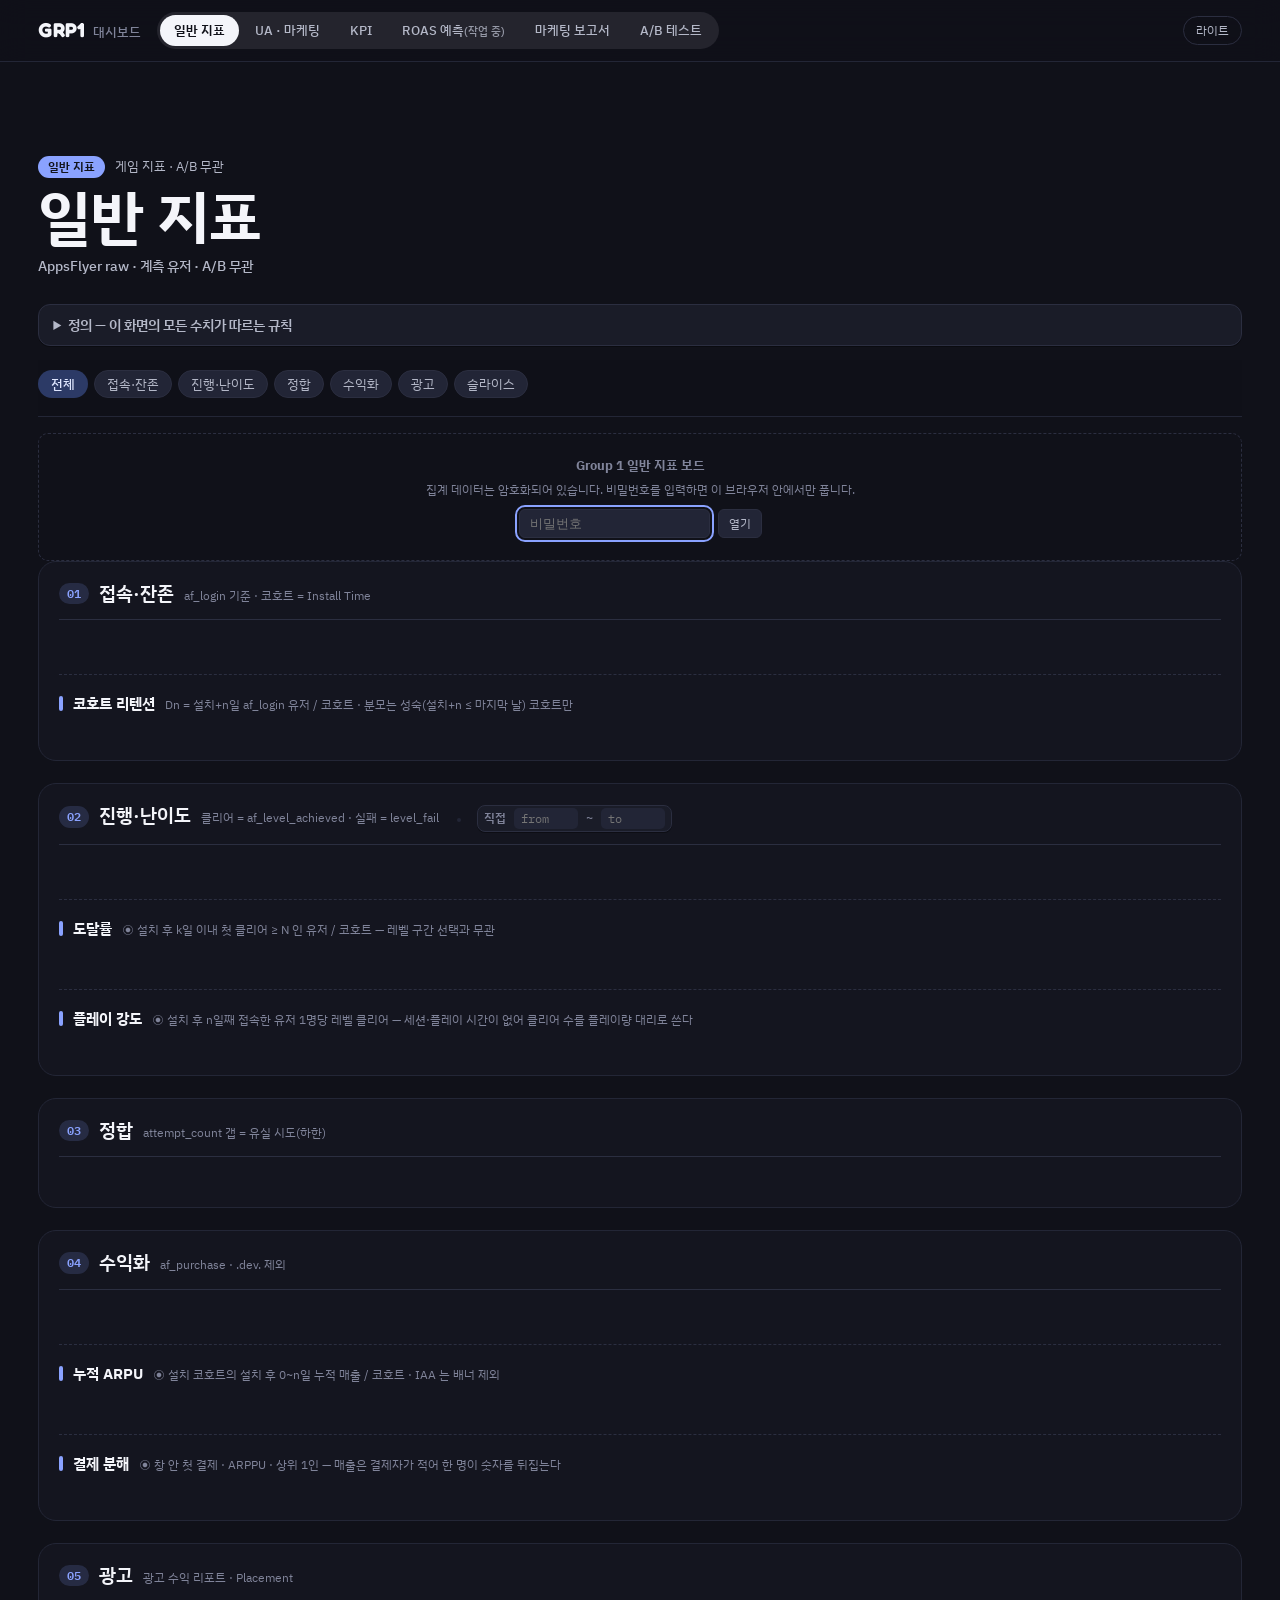
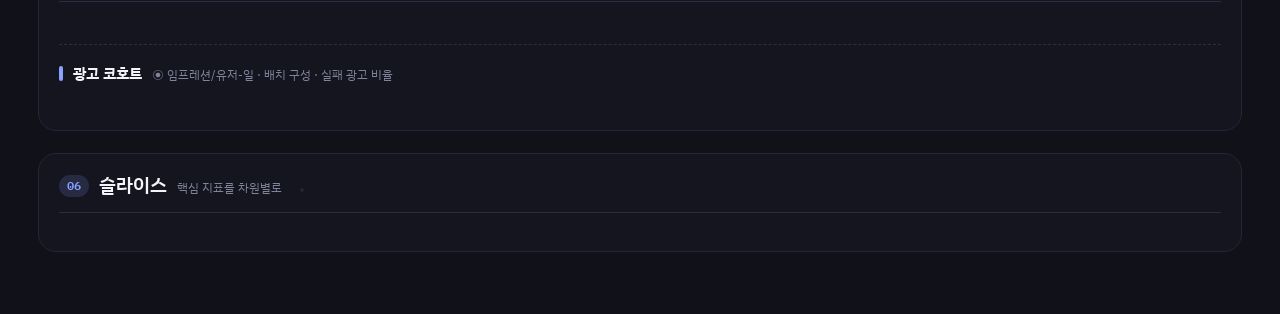
<file: general.html>
<!DOCTYPE html>
<html lang="ko">
<head>
<meta charset="utf-8">
<meta name="viewport" content="width=device-width, initial-scale=1">
<title>일반 지표 · GRP1 대시보드</title>
<link rel="preconnect" href="https://fonts.googleapis.com">
<link rel="preconnect" href="https://fonts.gstatic.com" crossorigin>
<link rel="stylesheet" href="https://fonts.googleapis.com/css2?family=Fredoka:wght@600;700&family=IBM+Plex+Sans+KR:wght@400;500;600&family=IBM+Plex+Mono:wght@400;500&display=swap">
<!-- 색 토큰·상단 막대·히어로는 공용(site.css · site.js) — 메인·UA 보드와 같은 디자인. 다크 기본, 라이트는 토글(세 화면 공유 저장) -->
<link rel="stylesheet" href="site.css">
<script src="site.js"></script>
<style>
*{box-sizing:border-box}
html,body{margin:0;background:var(--bg);color:var(--ink);font:14px/1.45 var(--font)}
button,select{font:inherit;color:inherit} button{cursor:pointer}
:focus-visible{outline:2px solid var(--accent);outline-offset:2px}
.num{font-variant-numeric:tabular-nums} .mono{font-family:var(--mono)} .muted{color:var(--ink-3)} .small{font-size:12px}
.iconbtn{background:var(--chip);border:1px solid var(--line);border-radius:6px;padding:5px 10px;color:var(--ink-2);font-size:12px}
.iconbtn:hover{color:var(--ink);border-color:var(--ink-3)}
/* 본문 폭 상한(공용 --maxw) — 넓은 모니터에서 카드가 듬성듬성 퍼지던 것을 막는다(2026-10-27 팀장님: 빈 공간·구분 문제). 히어로 글자와 왼쪽 끝을 맞춘다 */
.wrap{padding:6px var(--gutter) 40px;max-width:calc(var(--maxw) + 2 * var(--gutter));margin:0 auto}
.defs{background:var(--card);border:1px solid var(--line);border-radius:10px;padding:10px 14px;margin-bottom:14px;box-shadow:var(--shadow)}
.defs summary{cursor:pointer;font-weight:600;color:var(--ink-2)} .defs ul{margin:8px 0 0;padding-left:18px;color:var(--ink-2);font-size:12.5px} .defs li{margin:3px 0}
.defs .ban{display:inline-block;margin-top:8px;background:#3a1c1c;color:#ffb3b3;border-radius:6px;padding:3px 8px;font-size:12px;font-weight:600}
:root[data-theme="light"] .defs .ban{background:#fdecec;color:#8a1c1c}
/* 카드·타일은 어두운 무대 위에서 살짝 뜨게 — 테두리 대신 면 대비 + 둥근 모서리(공용 디자인과 맞춤) */
.card,.tile,.defs,.chip{border-radius:12px}
.tile .v{font-variant-numeric:tabular-nums}
h2{font-size:16px}
/* 상단 도구 막대 — 섹션 바로가기 + 기간·OS 칩. 스크롤해도 상단 막대(.gx-bar) 아래에 붙는다 */
.toolbar{position:sticky;top:57px;z-index:15;margin:0 0 16px;padding:10px 0;background:color-mix(in srgb,var(--bg) 90%,transparent);
  backdrop-filter:blur(10px);-webkit-backdrop-filter:blur(10px);border-bottom:1px solid var(--line-soft)}
@media (max-width:720px){ .toolbar{position:static} }
.secnav{display:flex;gap:6px;flex-wrap:wrap;margin:0 0 8px}
.secnav button{background:var(--chip);border:1px solid var(--line);border-radius:999px;padding:4px 12px;font-size:12.5px;color:var(--ink-2)}
.secnav button[aria-pressed="true"]{background:var(--chip-on);color:var(--chip-on-ink);border-color:transparent;font-weight:500}
/* 섹션 = 테두리 있는 판(번호 배지 + 제목 밑줄), 소제목 = 점선 구분선 + 색 막대 — 전체 보기에서 항목 경계가 보이게(2026-10-27) */
main section{margin:0 0 22px;padding:18px 20px 22px;border:1px solid var(--line-soft);border-radius:18px;
  background:color-mix(in srgb,var(--card) 40%,var(--bg));scroll-margin-top:150px}
main section[hidden]{display:none}
h2{font-size:15px;margin:0 0 10px;display:flex;align-items:baseline;gap:10px;flex-wrap:wrap;row-gap:6px} h2 .muted{font-weight:400;font-size:12px}
main section > h2{font-size:19px;font-weight:600;margin:0 0 16px;padding:0 0 12px;border-bottom:1px solid var(--line)}
main section > h2::before{align-self:center;font:600 11.5px/1 var(--mono);padding:5px 8px;border-radius:999px;
  color:var(--gc,var(--accent));background:color-mix(in srgb,var(--gc,var(--accent)) 16%,transparent)}
/* 번호는 순서로 고정 — counter 는 바로가기로 숨긴 섹션을 세지 않아 하나만 보면 늘 01 이 된다 */
main section:nth-of-type(1) > h2::before{content:"01"} main section:nth-of-type(2) > h2::before{content:"02"}
main section:nth-of-type(3) > h2::before{content:"03"} main section:nth-of-type(4) > h2::before{content:"04"}
main section:nth-of-type(5) > h2::before{content:"05"} main section:nth-of-type(6) > h2::before{content:"06"}
.grid{display:grid;gap:12px;grid-template-columns:repeat(auto-fill,minmax(300px,1fr))}
/* 카드 배치 = 줄바꿈 flex — 줄 끝에 남는 칸을 같은 줄 카드가 늘어나 채운다(3열 고정 격자에서 1·5장일 때 생기던 빈칸 제거).
   spanrest(코호트 표)는 2칸 몫으로 앞 차트 옆에, span2·spanfull(히트맵·슬라이스 표)은 한 줄 전체. 표 옆 차트가 표 높이로 늘지 않게 위 정렬. */
.grid.wide{display:flex;flex-wrap:wrap;gap:14px;align-items:flex-start}
.grid.wide > *{flex:1 1 440px;min-width:0}
.grid.wide > .card.spanrest{flex:2 1 894px}
.grid.wide > .card.span2,.grid.wide > .card.spanfull{flex:1 1 100%}
/* 레벨 실패율·다음날 이탈률(2026-11-07) — 왼쪽 그래프·오른쪽 표, 그 아래 레벨 추이. 줄 높이는 그래프가 정하고 표는 그 높이 안에서 스크롤한다. 좁으면(<1100px, 표 열이 반 폭에 안 들어간다) 한 장씩 쌓는다.
   모달은 카드를 복제하지만 .grid.wide 밖이라 아래 규칙을 받지 않는다. .lvbrk = 앞 카드 수와 무관하게 그래프가 줄 맨 앞에서 시작하게 하는 빈 줄(줄 간격을 음수 여백으로 상쇄) */
.grid.wide > .ndfold{flex:0 0 100%;text-align:left;background:transparent;border:1px dashed var(--line);border-radius:8px;padding:8px 12px;color:var(--ink-2);font-size:13px;cursor:pointer} .grid.wide > .ndfold:hover{background:var(--chip)}
.grid.wide > .lvbrk{flex:0 0 100%;height:0;margin-bottom:-14px}
.grid.wide > .card.lvhalf{flex:1 1 100%}
@media (min-width:1100px){
  .grid.wide > .card.lvhalf{flex:1 1 calc(50% - 7px);align-self:stretch}
  .grid.wide > .card.lvhalf:has(.tscroll){display:flex;flex-direction:column}
  .grid.wide > .card.lvhalf .mfill{flex:1;min-height:0;display:flex;flex-direction:column}
  .grid.wide > .card.lvhalf .tscroll{flex:1 1 0;height:0;min-height:0;max-height:none}
}
.lvtg{display:grid;grid-template-columns:repeat(auto-fit,minmax(min(340px,100%),1fr));gap:10px 18px}   /* 레벨 추이 — 넓으면 지표별 그래프를 나란히 */
.card{background:var(--card);border:1px solid var(--line);border-radius:10px;padding:12px 14px;box-shadow:var(--shadow);min-width:0}
.card svg{max-height:340px}     /* 한 줄에 혼자 남아 넓어진 차트가 지나치게 커지지 않게(비율 유지, 가운데) */
/* 타일 + 카드 1장인 묶음은 나란히 — 타일 왼쪽, 카드 오른쪽(DAU 차트 옆이 통째로 비던 자리) */
.pair:has(> .grid.wide > .card:only-child){display:grid;grid-template-columns:minmax(0,1fr) minmax(0,1.25fr);gap:14px;align-items:start}
.pair:has(> .grid.wide > .card:only-child) > .tiles{margin:0}
@media (max-width:1100px){ .pair{display:block!important} .pair > .tiles{margin-bottom:12px!important} }
.card h3{margin:0 0 8px;font-size:13px;font-weight:600;color:var(--ink-2)} .card h3 .muted{font-weight:400}
.tiles{display:grid;gap:10px;grid-template-columns:repeat(auto-fit,minmax(150px,1fr));margin-bottom:12px}   /* auto-fit — 타일이 줄을 채운다(빈 칸 없음) */
.tile{background:var(--card);border:1px solid var(--line);border-radius:10px;padding:10px 12px;box-shadow:var(--shadow)}
.tile .k{font-size:11.5px;color:var(--ink-3)} .tile .v{font-size:20px;font-weight:600;margin-top:2px} .tile .s{font-size:11.5px;color:var(--ink-3)}
table{width:100%;border-collapse:collapse;font-size:12.5px} th,td{padding:5px 8px;border-bottom:1px solid var(--line-soft);text-align:right;white-space:nowrap}
th{color:var(--ink-3);font-weight:500;border-bottom:1px solid var(--line)} th:first-child,td:first-child{text-align:left}
.tscroll{overflow:auto;max-height:420px}
.bar{height:8px;border-radius:4px;background:rgba(var(--heat-rgb),.25);display:inline-block;vertical-align:middle}
.bar i{display:block;height:100%;border-radius:4px;background:var(--c1)}
svg{display:block;width:100%;height:auto} svg text{font-family:var(--mono);font-size:10px;fill:var(--ink-3)}
svg .axis{stroke:var(--line);stroke-width:1} svg .grid{stroke:var(--line-soft);stroke-width:1}
.legend{display:flex;gap:12px;flex-wrap:wrap;font-size:11.5px;color:var(--ink-2);margin-top:6px} .legend i{display:inline-block;width:10px;height:10px;border-radius:2px;margin-right:5px;vertical-align:-1px}
.empty{padding:22px;text-align:center;color:var(--ink-3);border:1px dashed var(--line);border-radius:10px;font-size:13px}
.heat{display:grid;gap:2px} .heat div{height:22px;border-radius:3px;display:flex;align-items:center;justify-content:center;font-size:10.5px;font-family:var(--mono)}
.heat .h{background:transparent;color:var(--ink-3)}
.seg{display:inline-flex;background:var(--chip);border-radius:6px;padding:2px;gap:2px;margin-left:8px}
.seg button{border:0;background:transparent;border-radius:4px;padding:3px 10px;font-size:12.5px;color:var(--ink-2)} .seg button[aria-pressed="true"]{background:var(--chip-on);color:var(--chip-on-ink);font-weight:500}
.filters{display:flex;flex-wrap:wrap;gap:10px 14px;align-items:center}
.chip{display:inline-flex;align-items:center;gap:8px;background:var(--card);border:1px solid var(--line);border-radius:8px;padding:4px 6px 4px 10px;box-shadow:var(--shadow)}
.chip .lbl{font-size:12px;color:var(--ink-3)}
.chip input[type=date]{background:var(--chip);border:1px solid transparent;border-radius:5px;padding:3px 6px;font-size:12.5px;font-family:var(--mono);color:var(--ink)}
.preset{border:0;background:transparent;color:var(--accent);font-size:12px;padding:2px 6px;border-radius:4px} .preset:hover{background:var(--chip)}
.all{color:var(--ink-3);font-weight:400;font-size:11px;border:1px dashed var(--line);border-radius:4px;padding:0 5px;margin-left:6px}
h3.subh{font-size:14.5px;margin:26px 0 12px;padding-top:18px;border-top:1px dashed var(--line);display:flex;align-items:baseline;gap:10px;flex-wrap:wrap;row-gap:6px;color:var(--ink)} h3.subh .muted{font-weight:400;font-size:12px}
h3.subh::before{content:"";align-self:center;width:4px;height:15px;border-radius:2px;background:var(--gc,var(--accent))}
.tile .v2{display:flex;gap:14px;align-items:baseline} .tile .v2 .d{font-size:11.5px;color:var(--ink-3)}
table.ret th{position:sticky;top:0;background:var(--card)} table.ret td.cell{text-align:right;font-variant-numeric:tabular-nums}
table.ret td.im{color:var(--ink-3)} table.ret tr.total td{font-weight:600;border-bottom:2px solid var(--line)} table.ret td.n{color:var(--ink-2)}
/* 레벨별 실패율 표 — 머리글이 정렬 버튼 · 시도 적은 행은 흐리게 · 넓은 구간은 쪽 이동 */
.lvf th button{border:0;background:transparent;padding:0;font:inherit;color:inherit} .lvf th[aria-sort] button{color:var(--ink);font-weight:600} .lvf tr.lown td{opacity:.5} .lvf td.lowc{opacity:.5}
.lvf tbody tr[data-lvt]{cursor:pointer} .lvf tbody tr[data-lvt]:hover td{background:var(--chip)} .lvf tbody tr.sel td{background:var(--chip);box-shadow:inset 0 -1px 0 var(--accent)}   /* 행 = 레벨 추이 선택 */
.lvfbar{display:flex;align-items:center;justify-content:space-between;gap:8px;margin:0 0 6px} .lvfbar .seg button:disabled{opacity:.4;cursor:default}
.tools{display:inline-flex;gap:8px;align-items:center;margin-left:auto} .tools select{background:var(--chip);border:1px solid var(--line);border-radius:5px;padding:2px 6px;font-size:12px;color:var(--ink)}
/* 헤더의 도구 버튼은 float 이라, 헤더가 플로트를 품지 않으면 뒤따르는 표(.tscroll = BFC)가 그 폭을 피해 줄어든다
   — 버튼 아래가 통째로 비어 보였다(2026-09-20). flow-root 로 헤더가 플로트를 품게 해 표가 카드 폭을 다 쓴다. */
.card h3{display:flow-root} .card h3 .tools{float:right}
.lvbasis{display:flex;flex-wrap:wrap;align-items:center;gap:6px 4px;margin:-4px 0 12px;font-size:12.5px} .lvbasis:empty{display:none}
.lvbasis .lbl{font-size:12px;color:var(--ink-3);margin-left:10px} .lvbasis .lbl:first-child{margin-left:0} .lvbasis .seg{margin-left:4px}
.lvbasis .seg button:disabled{opacity:.4;cursor:default} .lvbasis label{display:inline-flex;align-items:center;gap:4px;margin-left:10px;color:var(--ink-2)}
.lvbasis .warn{flex-basis:100%;color:var(--ink-3);font-size:12px}
.cohb{display:inline-block;font-size:10.5px;font-weight:500;color:var(--chip-on-ink);background:var(--chip-on);border-radius:999px;padding:0 7px;margin-right:4px;vertical-align:1px}
/* 크게 보기 아이콘 — 카드 오른쪽 위. 차트 svg 와 섞이지 않게 CSS 마스크로 그린다 */
.card{position:relative}
.card:has(> .xpnd) > h3{padding-right:30px}
.xpnd{position:absolute;top:8px;right:8px;width:26px;height:26px;padding:0;display:grid;place-items:center;background:transparent;border:1px solid transparent;border-radius:6px;color:var(--ink-3)}
.xpnd::before{content:"";width:14px;height:14px;background:currentColor;-webkit-mask:url("data:image/svg+xml,%3Csvg xmlns='http://www.w3.org/2000/svg' viewBox='0 0 24 24' fill='none' stroke='%23000' stroke-width='2.4' stroke-linecap='round' stroke-linejoin='round'%3E%3Cpath d='M14 3h7v7M21 3l-7.5 7.5M10 21H3v-7M3 21l7.5-7.5'/%3E%3C/svg%3E") center/contain no-repeat;mask:url("data:image/svg+xml,%3Csvg xmlns='http://www.w3.org/2000/svg' viewBox='0 0 24 24' fill='none' stroke='%23000' stroke-width='2.4' stroke-linecap='round' stroke-linejoin='round'%3E%3Cpath d='M14 3h7v7M21 3l-7.5 7.5M10 21H3v-7M3 21l7.5-7.5'/%3E%3C/svg%3E") center/contain no-repeat}
.xpnd:hover{color:var(--ink);background:var(--chip);border-color:var(--line)}
/* 크게 보기 모달 — 고른 카드 하나만. 표·히트맵은 칸을 키우고, 차트는 bigChart 가 실제 픽셀 좌표로 다시 그린다 */
html.mopen{overflow:hidden} html.mopen.mgut{scrollbar-gutter:stable}   /* 스크롤바가 있던 화면은 그 자리를 남겨 뒤 화면이 밀리지 않게 */
.mdlg{width:min(94vw,1800px);height:90vh;max-width:none;max-height:none;padding:0;overflow:hidden;background:var(--card);color:var(--ink);border:1px solid var(--line);border-radius:14px;box-shadow:0 18px 60px rgba(0,0,0,.45)}
.mdlg[open]{display:flex;flex-direction:column}
.mdlg::backdrop{background:rgba(0,0,0,.62)}
@media (max-width:720px){ .mdlg{width:100vw;height:100dvh;border-radius:0} }
.mbar{flex:none;display:flex;align-items:center;gap:12px;padding:8px 10px 8px 18px;border-bottom:1px solid var(--line-soft)}
.mbar #mfilters{flex:1;min-width:0}
.mclose{flex:none;width:30px;height:30px;padding:0;background:transparent;border:1px solid transparent;border-radius:6px;color:var(--ink-2);font-size:15px;line-height:1}
.mclose:hover{color:var(--ink);background:var(--chip);border-color:var(--line)}
.mbody{flex:1;min-height:0;display:flex;padding:14px 18px 14px;overflow:auto}
.mbody .card{flex:1;min-width:0;display:flex;flex-direction:column;padding:0;background:transparent;border:0;border-radius:0;box-shadow:none}
.mbody .card > h3{flex:none;font-size:15px;margin-bottom:12px} .mbody .card > h3 .muted{font-size:12.5px}
.mbody .mfill{display:contents}
.mbody .lvfbar,.mbody .legend,.mbody .small{flex:none}
.mbody .tscroll{flex:1;min-height:0;max-height:none!important}
.mbody table{font-size:13.5px} .mbody th,.mbody td{padding:7px 8px}
.mbody th{position:sticky;top:0;z-index:1;background:var(--card)}
/* 가로로 넘치는 표(코호트 전체 열)도 어느 행인지 보이게 첫 열 고정 */
.mbody th:first-child,.mbody td:first-child{position:sticky;left:0;background:var(--card)} .mbody th:first-child{z-index:2}
.mbody .heat{flex:1;min-height:0;overflow:auto;grid-auto-rows:minmax(36px,1fr)}
.mbody .heat div{height:auto;font-size:12.5px}
.mchart{flex:1;min-height:0;display:flex;align-items:flex-start}
.mchart svg{max-height:none;flex:none} .mchart svg text{font-size:12px}
.mxscroll{flex:1;min-width:0;overflow-x:auto;overflow-y:hidden}
/* 묶음 크게 보기(2026-11-06) — 실패율(그래프+표)·다음날 이탈률(그래프+표+레벨 추이)을 한 화면에. 칸을 나눠 세로 스크롤 없이 한 번에 본다 */
.mbody .mgrp{flex:1;min-width:0;display:grid;gap:16px 26px}
.mbody .mgrp > .card{min-width:0;min-height:0;overflow:hidden}
/* 최소 높이 — 아주 낮은 창에서는 칸을 잘라 숨기지 않고 모달 본문이 세로로 스크롤되게 한다 */
.mbody .mgrp-fail,.mbody .mgrp-nd{grid-template-columns:minmax(0,3fr) minmax(0,2fr);grid-template-rows:minmax(0,1fr);min-height:440px}      /* 그래프 왼쪽 · 표 오른쪽 */
.mbody .mgrp-lc{grid-template-columns:minmax(0,1fr) minmax(0,1fr);grid-template-rows:minmax(0,2fr) minmax(0,3fr);min-height:460px}   /* 왼쪽 = 그래프 위·표 아래 · 오른쪽 = 레벨 추이 */
.mbody .mgrp-lc > [data-lvtc]{grid-column:2;grid-row:1 / span 2} .mbody .mgrp-lc > [data-lvtc]:only-child{grid-column:1 / span 2}
.mbody .lvtg,.mbody .lvtg > div{display:contents}     /* 모달에서는 레벨 추이 그래프를 세로로 — .mchart 가 카드의 flex 자식이 돼 남은 높이를 나눠 갖는다 */
@media (max-width:1099px){
  .mbody .mgrp-fail,.mbody .mgrp-nd{grid-template-columns:minmax(0,1fr);grid-template-rows:minmax(0,2fr) minmax(0,3fr);min-height:400px}   /* 좁으면 그래프 위 · 표 아래(여전히 한 화면) */
  .mbody .mgrp-lc{display:flex;flex-direction:column;align-self:flex-start;min-height:0}                       /* 좁으면 세 장을 세로로 — 모달 본문이 스크롤된다 */
  .mbody .mgrp-lc > .card{flex:none;height:340px} .mbody .mgrp-lc > .card:has(.tscroll){height:60vh} .mbody .mgrp-lc > [data-lvtc]{height:520px;grid-column:auto;grid-row:auto}
}
/* 차트 마우스오버 — 안내선·강조 표식(.chhov)과 값 상자(#chtip). 상자는 포인터를 가리지도 가로채지도 않는다 */
svg[data-ch]{cursor:crosshair}
.chhov{pointer-events:none}
.chhov line{stroke:var(--ink-2);stroke-width:1;stroke-dasharray:3 3;vector-effect:non-scaling-stroke}
.chhov circle{stroke:var(--card);stroke-width:2;vector-effect:non-scaling-stroke}
.chhov rect{fill:var(--ink);opacity:.1}
.chtip{position:fixed;z-index:50;left:0;top:0;max-width:440px;padding:8px 11px;background:var(--card);border:1px solid var(--line);border-radius:8px;box-shadow:0 8px 28px rgba(0,0,0,.4);font-size:12.5px;line-height:1.5;color:var(--ink);pointer-events:none}
.chtip[hidden]{display:none}
.chth{font-weight:600;font-family:var(--mono);font-size:12px;color:var(--ink-2)}
.chtr{display:flex;align-items:center;gap:7px} .chtr i{flex:none;width:9px;height:9px;border-radius:2px} .chtr span{flex:1;color:var(--ink-2)} .chtr b{font-weight:600;font-variant-numeric:tabular-nums;margin-left:12px}
.chts{margin-top:2px;font-size:11.5px;color:var(--ink-3)}
</style>
</head>
<body>
<header class="gx-bar">
  <a class="gx-brand" id="home" href="index.html" data-keep-hash title="메인으로"><b>GRP1</b><span>대시보드</span></a>
  <nav class="gx-switch" aria-label="보드"><a href="general.html" data-keep-hash aria-current="page">일반 지표</a><a href="ua.html" data-keep-hash>UA · 마케팅</a><a href="kpi.html" data-keep-hash>KPI</a><a href="payback.html" data-keep-hash>ROAS 예측<span style="font-size:10.5px;opacity:.8">(작업 중)</span></a><a href="launch.html" data-keep-hash>마케팅 보고서</a><a href="experiment.html" data-keep-hash>A/B 테스트</a></nav>
  <div class="gx-right"><span id="gen" class="gx-gen"></span><button class="gx-btn" id="theme" type="button">라이트</button></div>
</header>
<!-- 게임 히어로 — 고른 게임의 키아트·강조색. 게임 전환은 오른쪽 아이콘 포스터(#tabs, 버튼 글자 = 게임 이름) -->
<section class="gx-hero" id="hero">
  <div class="gx-wash"></div><img class="gx-art" alt="" hidden><div class="gx-shade"></div>
  <div class="gx-copy">
    <div class="gx-when"><span class="gx-pill">일반 지표</span><span>게임 지표 · A/B 무관</span></div>
    <h1 class="gx-name" id="hname">일반 지표</h1>
    <div class="gx-doc" id="brandsub">AppsFlyer raw · 계측 유저 · A/B 무관</div>
  </div>
  <nav class="gx-games" id="tabs" role="tablist" aria-label="게임"></nav>
</section>
<main class="wrap">
  <details class="defs" id="defs">
    <summary>정의 — 이 화면의 모든 수치가 따르는 규칙</summary>
    <ul id="deflist"></ul>
    <span class="ban">A/B 코호트 보드·AppsFlyer 대시보드·GameForge 콘솔과 절대값을 대조하지 말 것 — 모집단·접속 정의가 다르다</span>
  </details>
  <!-- 섹션 바로가기 + 기간·OS 칩 — 스크롤해도 상단에 붙는다(긴 화면에서 위치를 잃지 않게) -->
  <div class="toolbar" id="toolbar"><div class="secnav" id="secnav"></div>
  <div class="filters" id="filters"></div></div>
  <div id="empty" class="empty" hidden></div>
  <div id="rollout" class="defs" style="border-color:var(--warn);color:var(--ink-2);font-size:12.5px" hidden></div>
  <section id="sec-access"><h2>접속·잔존 <span class="muted">af_login 기준 · 코호트 = Install Time</span></h2>
    <div class="pair"><div class="tiles" id="tiles"></div><div class="grid wide" id="access"></div></div>
    <h3 class="subh">코호트 리텐션 <span class="muted">Dn = 설치+n일 af_login 유저 / 코호트 · 분모는 성숙(설치+n ≤ 마지막 날) 코호트만</span></h3>
    <div class="pair"><div class="tiles" id="rtiles"></div><div class="grid wide" id="ret"></div></div>
  </section>
  <section id="sec-progress"><h2>진행·난이도 <span class="muted">클리어 = af_level_achieved · 실패 = level_fail</span><span class="seg" id="lvseg"></span><span class="chip" id="lvcustom" style="margin-left:6px;padding:2px 6px"><span class="lbl">직접</span><input type="number" id="lvmin" min="1" placeholder="from" style="width:64px;background:var(--chip);border:1px solid transparent;border-radius:5px;padding:2px 6px;font-size:12px;font-family:var(--mono);color:var(--ink)"> <span class="lbl">~</span> <input type="number" id="lvmax" min="1" placeholder="to" style="width:64px;background:var(--chip);border:1px solid transparent;border-radius:5px;padding:2px 6px;font-size:12px;font-family:var(--mono);color:var(--ink)"></span></h2><div class="lvbasis" id="lvbasis"></div><div class="pair"><div class="tiles" id="ptiles"></div><div class="grid wide" id="progress"></div></div>
    <h3 class="subh">도달률 <span class="muted">◉ 설치 후 k일 이내 첫 클리어 ≥ N 인 유저 / 코호트 — 레벨 구간 선택과 무관</span><span id="funnelwin" class="tools"></span></h3>
    <div class="pair"><div class="tiles" id="ftiles"></div><div class="grid wide" id="funnel"></div></div>
    <h3 class="subh">플레이 강도 <span class="muted">◉ 설치 후 n일째 접속한 유저 1명당 레벨 클리어 — 세션·플레이 시간이 없어 클리어 수를 플레이량 대리로 쓴다</span></h3>
    <div class="pair"><div class="tiles" id="pltiles"></div><div class="grid wide" id="play"></div></div>
  </section>
  <section id="sec-integrity"><h2>정합 <span class="muted">attempt_count 갭 = 유실 시도(하한)</span></h2><div class="pair"><div class="tiles" id="itiles"></div><div class="grid wide" id="integrity"></div></div></section>
  <section id="sec-money"><h2>수익화 <span class="muted">af_purchase · .dev. 제외</span></h2><div class="pair"><div class="tiles" id="mtiles"></div><div class="grid wide" id="money"></div></div>
    <h3 class="subh">누적 ARPU <span class="muted">◉ 설치 코호트의 설치 후 0~n일 누적 매출 / 코호트 · IAA 는 배너 제외</span></h3>
    <div class="pair"><div class="tiles" id="atiles"></div><div class="grid wide" id="arpu"></div></div>
    <h3 class="subh">결제 분해 <span class="muted">◉ 창 안 첫 결제 · ARPPU · 상위 1인 — 매출은 결제자가 적어 한 명이 숫자를 뒤집는다</span><span id="paywin" class="tools"></span></h3>
    <div class="pair"><div class="tiles" id="paytiles"></div><div class="grid wide" id="paycoh"></div></div>
  </section>
  <section id="sec-ads"><h2>광고 <span class="muted" id="ads-sub">광고 수익 리포트 · Placement</span></h2><div class="grid wide" id="ads"></div>
    <h3 class="subh">광고 코호트 <span class="muted" id="adcoh-sub">◉ 임프레션/유저-일 · 배치 구성 · 실패 광고 비율</span><span id="adswin" class="tools"></span></h3>
    <div class="pair"><div class="tiles" id="adtiles"></div><div class="grid wide" id="adcoh"></div></div>
  </section>
  <section id="sec-slices"><h2>슬라이스 <span class="muted">핵심 지표를 차원별로</span><span class="seg" id="sliceseg"></span></h2><div class="grid wide" id="slices"></div></section>
</main>
<!-- 크게 보기 — 카드 하나를 복제해 띄운다. 기간·OS·레벨 구간은 화면에 설정된 값을 그대로 따른다(현재 값은 #mfilters 에 표시) -->
<dialog id="cardmodal" class="mdlg" aria-label="크게 보기">
  <div class="mbar"><div id="mfilters" class="small muted"></div><button type="button" class="mclose" aria-label="닫기" title="닫기 (Esc)">✕</button></div>
  <div id="mbody" class="mbody"></div>
</dialog>
<div id="chtip" class="chtip" hidden></div>
<script>
// 데이터가 오기 전에 히어로부터 게임 이름으로(?game= 또는 마지막 게임) — 복호·렌더가 끝날 때까지 자리표시자 제목이 보이던 것을 없앤다(2026-10-30).
GX.prehero(document.getElementById('hero'));
// 데이터 소스: 기본 general-data.js(실데이터). general.html?data=synth 는 합성 데이터(general-data.synth.js) — 배포 전 보드 점검용.
// 평문은 로컬(file:·localhost)이나 ?data= 명시일 때만 읽는다 — 공개 사이트엔 암호문만 있어 404 왕복이 됐었다.
(function(){ var k = new URLSearchParams(location.search).get('data'); var f = k && /^[a-z0-9_-]{1,20}$/.test(k) && k!=='real' ? 'general-data.'+k+'.js' : 'general-data.js';
  if (GX.wantsPlain()) document.write('<script src="'+f+'"><\/script>'); window.__DATA_FILE = f; })();
</script>
<script src="general-data.enc.js"></script>
<script>
(function(){
'use strict';
let D = {games:{}};        // 평문(general-data.js) 또는 복호한 암호문(general-data.enc.js)
let games = [];
const $ = (id)=>document.getElementById(id);
const fmt = {
  n:(v)=>v==null?'–':Number(v).toLocaleString('en-US'),
  p:(v,d=1)=>v==null||isNaN(v)?'–':(v*100).toFixed(d)+'%',
  usd:(v)=>v==null?'–':'$'+Number(v).toFixed(v<10?2:0),
  f:(v,d=1)=>v==null?'–':Number(v).toFixed(d),
};
const esc = (s)=>String(s).replace(/[&<>"]/g,c=>({'&':'&amp;','<':'&lt;','>':'&gt;','"':'&quot;'}[c]));
let game = null, sliceDim = 'media_source';
const SECS = [['sec-access','접속·잔존'],['sec-progress','진행·난이도'],['sec-integrity','정합'],['sec-money','수익화'],['sec-ads','광고'],['sec-slices','슬라이스']];
let activeSec = 'all';
// 레벨 저장 키의 표시 이름 — 저작 레벨은 그대로, 루프 칸은 범위로(파이프라인 config.level_key 와 같은 경계)
// 저작 상한은 게임마다 다르다(sf 850 · cl 400) — 산출 meta.authored_max 를 render 가 읽어 바꾼다. 아래 값은 그것이 없을 때의 기본값.
const AUTHORED_MAX_DEFAULT = 850, LOOP_BUCKET = 10;
let AUTHORED_MAX = AUTHORED_MAX_DEFAULT;
const lvKeyLabel = (n)=> n<=AUTHORED_MAX ? String(n) : `${n}–${n+LOOP_BUCKET-1}`;
// ── 레벨 구간 선택 (레벨별 실패율·다음날 이탈률 그래프·표) — 고정 구간(≤100·≤300·≤500 중 저작 상한 미만) + 저작 + 루프 ──
const lvPresets = (a)=>[['all','전체',1,null], ...[100,300,500].filter(x=>x<a).map(x=>[String(x),'≤'+x,1,x]),
  ['authored',`저작 ≤${a}`,1,a], ['loop',`루프 ${a+1}+`,a+1,null]];
let LV_PRESETS = lvPresets(AUTHORED_MAX);
let lvr = {key:'all', min:1, max:null};
function renderLevelSeg(J){
  // 게임(탭)을 바꾸면 저작 상한이 달라진다 — 같은 키의 구간을 새 게임 값으로 다시 잡고, 없는 키면 전체로
  AUTHORED_MAX = (J.meta && J.meta.authored_max) || AUTHORED_MAX_DEFAULT; LV_PRESETS = lvPresets(AUTHORED_MAX);
  if(lvr.key!=='custom'){ const p = LV_PRESETS.find(x=>x[0]===lvr.key) || LV_PRESETS[0]; lvr = {key:p[0], min:p[2], max:p[3]}; }
  $('lvseg').innerHTML = LV_PRESETS.map(([k,n])=>`<button type="button" data-k="${k}" aria-pressed="${k===lvr.key}">${n}</button>`).join('');
  $('lvseg').querySelectorAll('button').forEach(b=>b.onclick=()=>{ const p=LV_PRESETS.find(x=>x[0]===b.dataset.k); lvr={key:p[0],min:p[2],max:p[3]}; $('lvmin').value=''; $('lvmax').value=''; render(); });
  const custom = ()=>{ const a=parseInt($('lvmin').value,10), b=parseInt($('lvmax').value,10); if(!a&&!b) return; lvr={key:'custom', min:a||1, max:b||null}; render(); };
  $('lvmin').onchange = custom; $('lvmax').onchange = custom;
  if(lvr.key==='custom'){ $('lvmin').value = lvr.min; $('lvmax').value = lvr.max||''; }
}
const inLv = (l)=>l>=lvr.min && (lvr.max==null || l<=lvr.max);
const lvLabel = ()=>lvr.key==='all'?'전 레벨':(lvr.max==null?`LV ${lvr.min}+`:`LV ${lvr.min}~${lvr.max}`);
// ── 레벨 표 두 개 — '레벨별 실패율 전체 표'(lvf)와 '레벨별 다음날 이탈률 전체 표'(lvn, 2026-11-06). 레벨 구간·기간·OS 칩을 따른다.
//    전체 구간은 게임에 따라 1,700행이 넘어 한 쪽 LVF_PAGE 행만 그리고, 정렬은 구간 전체에 적용한 뒤 자른다. 정렬·쪽 이동은 그 표만 다시 그린다.
//    실패율 = 판 기준(실패한 판 ÷ 판, 2026-11-05) — 판 = (유저, 레벨, attempt_count). 이어하기는 같은 판이라 분모를 늘리지 않고 '이어하기 후 클리어' 로 따로 본다.
//    다음날 이탈률 표 = 레벨·다음날 이탈률·플레이(유저-일) — 정지율(2026-11-05~06)을 대체했다. 클리어만으로 정해 실패 없는 게임에도 나온다.
//    화면에서 뺀 것(팀장님 지시) — '실패 후 다음날 미복귀' 11-06 저녁, 벽 TOP 10·당일 통과율 11-07. 산출(wall_churn·wall_daily·stuck3_sampled·fail_reasons·nextday_daily 넘어감 칸)은 남아 있다.
const LVF_PAGE = 100, LVF_LOW_N = 20;
const LVF_COLS = [['level','레벨',1],['rate','실패율',-1],['plays','판',-1],['fplays','실패한 판',-1],['cont','이어하기 후 클리어',-1]];   // [키, 머리글, 첫 클릭 방향]
const LVN_COLS = [['level','레벨',1],['nd','다음날 이탈률',-1],['np','플레이(유저-일)',-1]];
const lvTab = (pfx, id, cols, low, dim, cell)=>({pfx, id, cols, low, dim, cell, mark:()=>'', sort:'level', dir:1, page:0, scope:null, rows:[]});
const lvCellLevel = (r)=>`<td>LV ${lvKeyLabel(r.level)}</td>`;
const lvPct = (v, low, title)=> v==null ? '<td class="num">–</td>' : `<td class="num${low?' lowc':''}"><span title="${title}">${fmt.p(v)}</span> ${hbar(v,1)}</td>`;
// 비율 정렬에서 분모가 적은 행은 뒤로 — 실패율 = 판, 이어하기 = 실패한 판 · 다음날 이탈률 = 다음날을 볼 수 있는 날의 플레이
const lvf = lvTab('lvf', 'lvfail', LVF_COLS,
  {rate:(r)=>r.plays<LVF_LOW_N, cont:(r)=>r.fplays<LVF_LOW_N},
  (r)=>r.plays>0 && r.plays<LVF_LOW_N,
  (k, r)=>{
    if(k==='level') return lvCellLevel(r);
    if(k==='rate') return `<td class="num">${r.nofail?'<span class="muted" title="이 레벨은 실패를 보내지 않아 실패율을 알 수 없다">미전송</span>':(r.rate==null?'–':`${fmt.p(r.rate)} ${hbar(r.rate,1)}`)}</td>`;
    if(k==='plays' || k==='fplays') return `<td class="num">${r[k]==null?'–':fmt.n(r[k])}</td>`;
    return `<td class="num">${r.cont==null ? '–' : `<span title="이어하기 후 클리어 ${fmt.n(r.cw)} / 실패한 판 ${fmt.n(r.fplays)}">${fmt.p(r.cont)}</span>`}</td>`;
  });
const lvn = lvTab('lvn', 'lvnext', LVN_COLS,
  {nd:(r)=>r.um<LVF_LOW_N},
  (r)=>r.np<LVF_LOW_N,
  (k, r)=>{
    if(k==='level') return lvCellLevel(r);
    if(k==='nd') return lvPct(r.nd, r.um<LVF_LOW_N, `다음날 이탈 ${fmt.n(r.ng)} / 플레이 ${fmt.n(r.um)}(다음날을 볼 수 있는 날만 — 마지막 날 제외)`);
    return `<td class="num">${fmt.n(r.np)}</td>`;
  });
// 레벨 이탈률 전체 표(2026-11-07, ◉ 설치 코호트) — 이탈률 = (도달 − 통과) ÷ 도달, 도달 = R(앞 신호 레벨)(첫 행은 코호트 유저 수), 통과 = R(N).
//    클리어 신호가 없는 레벨(띄엄띄엄 오는 Level_Completed)은 행이 없고 다음 행이 '(시작–끝)' 범위로 묶는다.
const LVC_COLS = [['level','레벨',1],['lc','이탈률',-1],['rp','도달',-1],['rn','통과',-1],['gone','이탈',-1]];
const lvc = lvTab('lvc', 'lvchurn', LVC_COLS,
  {lc:(r)=>r.rp<LVF_LOW_N},
  (r)=>r.rp<LVF_LOW_N,
  (k, r)=>{
    if(k==='level') return `<td>${esc(r.label)}</td>`;
    if(k==='lc') return lvPct(r.lc, r.rp<LVF_LOW_N, `이탈 ${fmt.n(r.gone)} / 도달 ${fmt.n(r.rp)}`);
    return `<td class="num">${fmt.n(r[k])}</td>`;
  });
function tabSetRows(T, rows){
  const scope = [game, coh.os, lvr.min, lvr.max, rng.from, rng.to, lvb.basis, lvb.n, lvb.a].join('|');
  if(scope!==T.scope){ T.scope = scope; T.page = 0; }     // 게임·OS·구간·기간이 바뀌면 첫 쪽으로(정렬은 유지)
  T.rows = rows;
}
function tabSorted(T){
  const {rows, sort, dir} = T;
  // 값이 없는 칸(실패 미전송·실패한 판 없음·다음날 없음)은 방향과 무관하게 맨 뒤. 비율 정렬에서는 분모가 적은 행도 뒤로 — 1판 1실패(100%)가 벽을 덮지 않게
  // (co 실측: 상위 20행 중 17행이 시도 20 미만).
  const rank = (r)=> r[sort]==null ? 2 : (T.low[sort] && T.low[sort](r) ? 1 : 0);
  return rows.slice().sort((a,b)=> rank(a)-rank(b) || (a[sort]-b[sort])*dir || a.level-b.level);
}
function tabBody(T){
  const {rows, sort, dir, cols, pfx} = T;
  if(!rows.length) return empty('이 구간·기간에 값이 있는 레벨 없음');
  const sorted = tabSorted(T);
  const pages = Math.ceil(sorted.length/LVF_PAGE); T.page = Math.min(T.page, pages-1);
  const from = T.page*LVF_PAGE, shown = sorted.slice(from, from+LVF_PAGE);
  const th = cols.map(([k,nm])=>`<th ${k===sort?`aria-sort="${dir>0?'ascending':'descending'}"`:''}><button type="button" data-${pfx}-sort="${k}">${nm}${T.mark(k)}${k===sort?(dir>0?' ▲':' ▼'):''}</button></th>`).join('');
  // 행을 누르면 아래 '레벨 추이' 카드가 그 레벨로 바뀐다(고른 행 = sel — 두 표에 같이 표시)
  const tr = shown.map(r=>`<tr class="${[T.dim(r)?'lown':'', r.level===lvt.level?'sel':''].join(' ').trim()}" data-lvt="${r.level}">${cols.map(([k])=>T.cell(k, r)).join('')}</tr>`).join('');
  const pager = pages>1 ? `<div class="lvfbar"><span class="muted small">${fmt.n(from+1)}–${fmt.n(from+shown.length)} / ${fmt.n(sorted.length)}개 레벨</span><span class="seg"><button type="button" data-${pfx}-page="-1" ${T.page?'':'disabled'}>이전</button><button type="button" data-${pfx}-page="1" ${T.page<pages-1?'':'disabled'}>다음</button></span></div>` : '';
  return `${pager}<div class="tscroll"><table class="ret lvf"><thead><tr>${th}</tr></thead><tbody>${tr}</tbody></table></div>`;
}
document.addEventListener('click', (e)=>{
  const b = e.target.closest('button[data-lvf-sort],button[data-lvf-page],button[data-lvn-sort],button[data-lvn-page],button[data-lvc-sort],button[data-lvc-page]'); if(!b || b.disabled) return;
  const T = [lvf, lvn, lvc].find(t=>(t.pfx+'Sort') in b.dataset || (t.pfx+'Page') in b.dataset), k = b.dataset[T.pfx+'Sort'];
  if(k){
    if(k===T.sort) T.dir = -T.dir; else { T.sort = k; T.dir = T.cols.find(c=>c[0]===k)[2]; }
    T.page = 0;
  } else T.page += Number(b.dataset[T.pfx+'Page']);
  $(T.id).innerHTML = tabBody(T);
  modalFill(false);
});
// ── 레벨 추이(2026-11-06) — 두 표에서 고른 레벨의 날짜별 값. 기간·OS 칩을 따른다. 스테이지를 바꾼 날 앞뒤 변화를 보려는 카드.
//    지표마다 그래프를 따로 그린다(값의 크기가 달라 한 축에 두면 작은 값이 눌린다): 실패율(그날 시작한 판) · 다음날 이탈률. 넓으면 나란히, 모달에서는 세로로.
//    값이 없는 날은 0% 가 아니라 빈칸(선이 끊긴다) — 판·플레이가 없는 날, 다음날 이탈률은 데이터 마지막 날(다음날을 아직 모른다).
const lvt = {level:null, ctx:null};
function lvtCard(){
  const X = lvt.ctx; if(!X || lvt.level==null) return '';
  const {J, days} = X, l = lvt.level, lbl = lvKeyLabel(l), labels = days.map(d=>d.slice(5)), last = J.meta.date_to;
  const pick = (x, i)=>osPick([x[i]||0, x[i+1]||0]);
  const one = (name, color, vals, tips)=>{
    const v = vals.filter(x=>x!=null);
    const body = v.length ? lineChart([{name, color, points:days.map((d,i)=>[labels[i], vals[i]])}], {labels, ymax:Math.min(1, Math.max(0.05, ...v)*1.15), yfmt:(x)=>fmt.p(x), tips})
                          : empty('이 기간에 값이 있는 날이 없음');
    return `<div><div class="small muted">${esc(name)}</div>${body}</div>`;
  };
  const parts = []; let sub;
  if(X.coh){
    // 설치 코호트 기준(2026-11-07) — x = 설치일. 값 = 그 설치일 코호트 하나(경과일 0..컷오프)의 판 기준 실패율·레벨 이탈률.
    // Dn 에서 설치 후 n일이 안 지난 설치일, 판·도달이 0 인 설치일은 빈칸. 레벨 이탈률은 클리어 신호가 있는 레벨만(표와 같은 앞 레벨).
    const NC = J.progression.new_cohort_by_day||{}, cohLast = (J.retention||{}).last_date, cap = cohCap(J), sc = cohLvScope(cap);
    const cutOf = (d)=>lvb.a ? Math.min(cap, daysBetween(d, X.coh.T)) : (cohLast && daysBetween(d, cohLast) >= lvb.n ? lvb.n : null);
    if(X.hasFail){
      const f = days.map(d=>{ const cut = cutOf(d); if(cut==null) return null; const v = cohLvPlays(J, [[d, cut]])[l]; return v && v[0]>0 ? {n:v[0], f:v[1]} : null; });
      parts.push(one(`실패율 — 그 설치일 코호트가 ${sc} 시작한 판 중 실패한 판 비율`, 'var(--c5)', f.map(v=>v ? v.f/v.n : null), f.map(v=>v ? `판 ${fmt.n(v.n)} · 실패한 판 ${fmt.n(v.f)}` : '값 없음')));
    }
    if(X.sig(l)){
      const pv = X.prevSig(l);
      const c = days.map(d=>{ const cut = cutOf(d); if(cut==null) return null;
        const R = cohLvReach(J, [[d, cut]], pv ? [pv, l] : [l]), rp = pv ? (R[pv]||0) : osPick(NC[d]||[0,0]), rn = R[l]||0;
        return rp>0 ? {rp, rn} : null; });
      parts.push(one(`레벨 이탈률 — 그 설치일 코호트에서 ${sc} 앞 레벨까지 깬 유저 중 이 레벨을 못 깬 비율`, 'var(--c4)', c.map(v=>v ? (v.rp-v.rn)/v.rp : null), c.map(v=>v ? `이탈 ${fmt.n(v.rp-v.rn)} / 도달 ${fmt.n(v.rp)}` : '값 없음')));
    }
    sub = `LV ${lbl} · 설치일별(그날 설치한 신규 코호트 · ${sc}) · 표에서 레벨을 누르면 바뀐다 · ${days.length}일 · 값이 없는 날은 빈칸(${lvb.a?'':`설치 후 ${lvb.n}일이 안 지난 설치일 · `}판·도달 0)`;
  } else {
    if(X.hasFail){
      const f = days.map(d=>{ const x = ((J.plays_daily||{})[d]||{})[l]; const n = x ? pick(x,0) : 0; return n>0 ? {n, f:pick(x,2)} : null; });
      parts.push(one('실패율 — 그날 시작한 판 중 실패한 판 비율', 'var(--c5)', f.map(v=>v ? v.f/v.n : null), f.map(v=>v ? `판 ${fmt.n(v.n)} · 실패한 판 ${fmt.n(v.f)}` : '그날 판 없음')));
    }
    if(X.hasNd){
      const c = days.map(d=>{ const x = ((J.nextday_daily||{})[d]||{})[l]; const u = x ? pick(x,0) : 0; return u>0 ? {u, g:pick(x,4), m:d<last} : null; });
      parts.push(one('다음날 이탈률 — 그날 이 레벨에서 못 깬 채 하루를 끝내고 다음날 안 온 유저 ÷ 플레이', 'var(--c4)', c.map(v=>v && v.m ? v.g/v.u : null),
        c.map(v=>!v ? '그날 플레이 없음' : (v.m ? `다음날 이탈 ${fmt.n(v.g)} / 플레이 ${fmt.n(v.u)}` : '마지막 날 — 다음날을 아직 모른다'))));
    }
    sub = `LV ${lbl} · 표에서 레벨을 누르면 바뀐다 · ${days.length}일 · 값이 없는 날은 빈칸(다음날 이탈률은 데이터 마지막 날도 빈칸 — 하루 뒤에 나온다)`;
  }
  // 그래프가 둘이면 한 줄 전체에 나란히, 하나(실패 없는 게임)면 반 폭 — 혼자 한 줄을 다 쓰면 그림만 지나치게 커진다
  // 크게 보기 묶음 = 'lc'(레벨 이탈률 그래프·표와 함께, 2026-11-07) — 다음날 이탈률은 '참고' 로 접혀 따로 'nd' 묶음
  return card(`레벨 추이 <span class="muted">${sub}</span>`, parts.length ? `<div class="lvtg">${parts.join('')}</div>` : empty(`LV ${lbl} — 그릴 값이 없음`), parts.length>1 ? 'span2' : 'lvhalf', ' data-lvtc data-grp="lc"');
}
// 행 클릭 — 표를 다시 그리지 않고 고른 행 표시(sel)만 옮긴다. 다시 그리면 표 스크롤이 맨 위로 돌아가 'LV 1 부터 다시 보이는' 버그가 났다(2026-11-06 팀장님 제보).
// 모달(묶음)도 스크롤 자리를 지킨 채 다시 복제한다(keep=true).
document.addEventListener('click', (e)=>{
  const tr = e.target.closest('tr[data-lvt]'); if(!tr || e.target.closest('button')) return;
  lvt.level = Number(tr.dataset.lvt);
  document.querySelectorAll('tr[data-lvt].sel').forEach(x=>x.classList.remove('sel'));
  document.querySelectorAll(`tr[data-lvt="${lvt.level}"]`).forEach(x=>x.classList.add('sel'));
  const c = document.querySelector('#progress [data-lvtc]'); if(c) c.outerHTML = lvtCard();
  modalFill(true);
});
// 다음날 이탈률(2026-11-06) — 산출 nextday_daily {날짜: {레벨키: [플레이 iOS·AOS, 넘어감 iOS·AOS, 다음날 이탈 iOS·AOS]}}(뒤쪽 0 잘림). 넘어감 칸은 당일 통과율을 뺀 뒤(11-07) 화면에서 쓰지 않는다.
//   활동일 단위라 기간 = 고른 날짜의 합(기간이 없으면 전체) — 정의가 기간에 따라 바뀌지 않는다. 데이터 마지막 날은 다음날을 볼 수 없어
//   이탈률 분모(um)에서 빼고 플레이 수(u)에는 넣는다. 반환 {레벨키: {u, um, g}}(OS 칩 반영).
function ndAgg(J, days){
  const N = J.nextday_daily || {}, last = J.meta.date_to, out = {};
  for(const d of days){
    const row = N[d]; if(!row) continue;
    const m = d < last;
    for(const k in row){
      const x = row[k], c = out[k] || (out[k] = {u:0, um:0, g:0});
      const u = osPick([x[0]||0, x[1]||0]);
      c.u += u;
      if(m){ c.um += u; c.g += osPick([x[4]||0, x[5]||0]); }
    }
  }
  for(const k in out) if(!out[k].u) delete out[k];     // 고른 OS 에 플레이가 없는 칸은 뺀다
  return out;
}
// ── 레벨 축 재분할 — 선택 구간의 약 1/10 폭, 단 **10의 배수**(팀장님 지시). 데이터는 10레벨 고정 폭으로 와서 병합만 한다.
//    예: 전체(절단 ~281) → 30 · ≤100 → 10 · ≤300 → 30 · ≤500 → 50. 구간이 100 미만이면 최소 폭 10.
const LV_TAIL = 2001;                       // 데이터의 마지막 칸(이 이상은 한 덩이). 칸 경계는 1 기준(1~10, 11~20 …)
const binWidth = (span)=>Math.max(10, Math.round(span/100)*10);   // 구간의 1/10, 10의 배수
// 묶음 기준점 — 1 기준 격자에 맞춘다(1, 11, 21 …). 그래야 30 단위 묶음이 1~30 · 31~60 으로 떨어진다.
const lvAnchor = (min)=>1 + Math.floor((Math.max(1,min)-1)/10)*10;
function rebinLevels(obj, W, anchor, fold){ // {10레벨 칸: n} → {묶음 시작: n}
  const out = {};
  Object.entries(obj).forEach(([k,n])=>{ const v=+k;
    const g = v===0 ? 0 : (v>=fold ? fold : anchor + Math.floor((v-anchor)/W)*W);
    out[g]=(out[g]||0)+n; });
  return out;
}
// 라벨 상한은 **칸이 실제로 담는 범위**로 적는다. 원자료가 10레벨 단위라 선택 구간의 경계는 10 에 맞춰 스냅된다.
function binLabel(g, W, fold){
  if(g===0) return '0';
  if(g===fold) return `${g}+`;
  return `${g}–${Math.min(g+W-1, fold-1)}`;
}
// ── 코호트 축(설치일 × Dn) 카드 공용 — 리텐션·누적 ARPU·결제 분해·도달률·플레이 강도·광고 코호트. A/B 보드 agg/aggDay/aggWin 과 같은 규칙(군만 없음). 저장 안 함 ──
const coh = {os:'all', cols:'key', rev:'total', lvden:'act', win:{funnel:1, pay:1, ads:'all'},
             chart:{ret:{mode:'curve',k:1}, arpu:{mode:'curve',k:1}, funnel:{mode:'curve',k:30}, play:{mode:'curve',k:1}, lvavg:{mode:'curve',k:1}, pay:{mode:'curve',k:1}, ads:{mode:'curve',k:0}, arpdau:{mode:'curve',k:0}}};
// 테스트·공유용 초기 상태: ?os=ios&cols=all&rev=iap&win.pay=7&mode.ret=date&k.ret=3
(function(){ const q = new URLSearchParams(location.search);
  for(const [k,v] of q){
    if(k==='os' && ['all','ios','aos'].includes(v)) coh.os = v;
    else if(k==='cols' && ['key','all'].includes(v)) coh.cols = v;
    else if(k==='rev' && ['total','iap'].includes(v)) coh.rev = v;
    else if(k==='lvden' && ['act','n'].includes(v)) coh.lvden = v;
    else if(k.startsWith('win.') && coh.win[k.slice(4)]!==undefined) coh.win[k.slice(4)] = v==='all' ? 'all' : (parseInt(v,10)||0);
    else if(k.startsWith('mode.') && coh.chart[k.slice(5)]) coh.chart[k.slice(5)].mode = v==='date' ? 'date' : 'curve';
    else if(k.startsWith('k.') && coh.chart[k.slice(2)]) coh.chart[k.slice(2)].k = v;
  } })();
// ── 진행·난이도 기준(2026-11-07) — 실패율 기준 [활동일 | 설치 코호트] · 코호트 범위 Dn(1·3·7) / 기간 마지막 날까지(A) · 다음날 이탈률 접기.
//    도달 퍼널·레벨 이탈률은 실패율 기준과 무관하게 항상 코호트 범위를 따른다(퍼널 계단 감소 = 이탈률이라 같은 범위여야 숫자가 맞는다).
//    URL 초기 상태: ?lvb=act|coh&lvd=1|3|7&lva=1&lvnd=1. 계산 규칙은 general/tests/cohort_ref.py 와 1:1.
const lvb = {basis:'coh', n:1, a:false, nd:false};                  // 처음 = 설치 코호트 · D1(11-08 결정 — D7 은 최근 7일 설치일이 빠져 보기 힘듦)
const COH_LV_DAYS = [1,3,7];
// A 모드 경과일 상한 = 산출 progression.cohort_max_day(metrics, 기본 config.RETENTION_MAX_DAY=28) — 옛 산출(필드 없음)은 28, null(검증 빌드)은 상한 없음
const cohCap = (J)=>{ const c = (J.progression||{}).cohort_max_day; return c===undefined ? 28 : (c===null ? Infinity : c); };
(function(){ const q = new URLSearchParams(location.search);
  if(['act','coh'].includes(q.get('lvb'))) lvb.basis = q.get('lvb');
  const d = parseInt(q.get('lvd'),10); if(COH_LV_DAYS.includes(d)) lvb.n = d;
  if(q.get('lva')==='1') lvb.a = true;
  if(q.get('lvnd')==='1') lvb.nd = true; })();
const COH = '<span class="cohb" title="설치일 코호트 축 카드 — 기간 칩이 설치일 범위로 걸리고 성숙 판정을 따른다">◉ 코호트</span> ';
const cohOsLabel = ()=>coh.os==='all'?'전체 OS':coh.os==='ios'?'iOS':'Android';
const winLabel = (K)=>K==='all' ? '관측 전체' : (K===0 ? '설치 당일' : `설치 후 ${K}일까지`);
const daysBetween = (a,b)=>Math.round((Date.UTC(+b.slice(0,4),+b.slice(5,7)-1,+b.slice(8,10))-Date.UTC(+a.slice(0,4),+a.slice(5,7)-1,+a.slice(8,10)))/86400000);
const arrAt = (a,k)=>(a&&k>=0&&k<a.length)?a[k]:0;
const activeAt = (c,k)=>k===0?c.n:arrAt(c.ret,k-1);                 // 설치 후 k일째 접속 유저(D0 = 코호트 전원)
const matureBy = (c,end,k)=>!!end && daysBetween(c.d,end)>=k;
// 코호트 배열이 없는 옛 산출(코호트 축 추가 전)이면 카드를 비운다 — 새 화면 + 옛 데이터가 잠깐 겹칠 때 0 으로 보이지 않게
const cohReady = (R)=>!!(R.rows||[]).length && ('iap' in R.rows[0]);
const cohEmptyMsg = (R)=>(R.rows||[]).length ? '산출이 옛 형식 — 다음 갱신(python -m general.build) 뒤 표시' : '설치 당일 af_login 을 보낸 코호트가 아직 없음';
const cohRows = (J)=>((J.retention||{}).rows||[]).filter(r=>(coh.os==='all'||r.os===coh.os)&&(!rng.from||r.d>=rng.from)&&(!rng.to||r.d<=rng.to));
// 설치 코호트 레벨 분해 — 산출 progression.cohort_plays {설치일: {경과일: {레벨키: 평탄 6칸}}} · cohort_reach {…: [+i, +a, −i, −a]}(metrics._cohort_level).
// 재집계 전 산출이면 없다 → 기준 줄을 숨기고 지금 화면 그대로(실패율 = 활동일, 퍼널 = reach_new_by_day).
const hasCohLv = (J)=>!!(J.progression && J.progression.cohort_plays && J.progression.cohort_reach);
const cohLvScope = (cap)=>lvb.a ? (isFinite(cap) ? `기간 마지막 날까지(설치 후 최대 ${cap}일)` : '기간 마지막 날까지(상한 없음)') : `설치 후 ${lvb.n}일까지`;
// 코호트 범위가 비었을 때 사유 — 퍼널·실패율·이탈률 카드가 같은 문구를 쓴다(11-08). 값이 있으면 null.
//   설치일 후보 0 = 기간에 설치한 신규 코호트 없음(D1·D3 으로 바꿔도 안 나온다) · Dn 에서 전부 미성숙 = 지금보다 짧은 Dn·A 안내 · 고른 OS 의 유저 0
const cohLvShorter = ()=>{ const s = COH_LV_DAYS.filter(d=>d<lvb.n).map(d=>'D'+d).join('·'); return s ? `${s} 이나 ` : ''; };
const cohLvNone = (CL)=>!CL.sel.length ? (CL.dropDays ? `이 기간에 설치 후 ${lvb.n}일이 지난 설치일이 없음 — ${cohLvShorter()}'기간 마지막 날까지' 로 보기` : '선택 기간에 설치한 신규 코호트 없음')
                                       : (!CL.users ? '이 범위에 신규 코호트 유저 없음 — OS·기간을 바꿔 본다' : null);
// 고른 설치일과 설치일별 컷오프(경과일) — Dn = 기간 안 설치일 중 성숙(설치일 + n ≤ 코호트 마지막 날)한 것, 0..n
//                                       A  = 기간 안 설치일 전부, 0..min(28, T − 설치일), T = 기간 끝(없으면 데이터 마지막 날)
function cohLvSel(J){
  const NC = J.progression.new_cohort_by_day||{}, last = (J.retention||{}).last_date, days = allDays(J), T = rng.to || days[days.length-1];
  const cap = cohCap(J), sel = []; let dropDays = 0, dropUsers = 0, users = 0, capped = false;
  Object.keys(NC).sort().forEach(d=>{
    if((rng.from && d<rng.from) || (rng.to && d>rng.to)) return;
    if(lvb.a){ const k = daysBetween(d, T); if(k>cap) capped = true; sel.push([d, Math.min(cap, k)]); users += osPick(NC[d]); }
    else if(last && daysBetween(d, last) >= lvb.n){ sel.push([d, lvb.n]); users += osPick(NC[d]); }
    else { dropDays++; dropUsers += osPick(NC[d]); }
  });
  return {sel, dropDays, dropUsers, users, T, capped, cap};
}
// 레벨키 → [판, 실패한 판, 이어하기 클리어] (고른 OS)
function cohLvPlays(J, sel){
  const CP = J.progression.cohort_plays||{}, out = {};
  for(const [d, cut] of sel){ const byK = CP[d]; if(!byK) continue;
    for(const k in byK){ if(+k > cut) continue; const row = byK[k];
      for(const l in row){ const x = row[l], o = out[l] || (out[l] = [0,0,0]);
        o[0] += osPick([x[0]||0, x[1]||0]); o[1] += osPick([x[2]||0, x[3]||0]); o[2] += osPick([x[4]||0, x[5]||0]); } } }
  return out;
}
// keys(레벨키 숫자) 각각의 R(N) = 범위 안 최고 클리어 ≥ N 인 코호트 유저. 설치일마다 컷오프 이하 칸의 (+ − −) 로 '최고 클리어 키 분포' 를 만들고 큰 키부터 누적.
function cohLvReach(J, sel, keys){
  const CR = J.progression.cohort_reach||{}, dist = {};
  for(const [d, cut] of sel){ const byK = CR[d]; if(!byK) continue;
    for(const k in byK){ if(+k > cut) continue; const row = byK[k];
      for(const l in row){ const x = row[l]; dist[l] = (dist[l]||0) + osPick([x[0]||0, x[1]||0]) - osPick([x[2]||0, x[3]||0]); } } }
  const ks = Object.keys(dist).map(Number).sort((a,b)=>b-a), out = {}; let acc = 0, i = 0;
  for(const N of [...keys].sort((a,b)=>b-a)){ while(i<ks.length && ks[i]>=N){ acc += dist[ks[i]]; i++; } out[N] = acc; }
  return out;
}
function lvBasisHtml(CL){
  const segB = [['act','활동일'],['coh','◉ 설치 코호트']].map(([k,nm])=>`<button type="button" data-lvb-basis="${k}" aria-pressed="${lvb.basis===k}">${nm}</button>`).join('');
  const segN = COH_LV_DAYS.map(d=>`<button type="button" data-lvb-n="${d}" aria-pressed="${!lvb.a && lvb.n===d}"${lvb.a?' disabled':''}>D${d}</button>`).join('');
  const warn = lvb.a ? '설치일마다 관찰 기간이 달라 최근 설치일일수록 이탈률이 높게 나온다' + (CL.capped ? ` · 이른 설치일은 설치 후 ${CL.cap}일까지만 센다` : '')
                     : (CL.dropDays ? `설치 후 ${lvb.n}일이 안 지난 설치일 ${CL.dropDays}일(유저 ${fmt.n(CL.dropUsers)}명) 제외` : '');
  return `<span class="lbl">실패율 기준</span><span class="seg">${segB}</span><span class="lbl">◉ 코호트 범위</span><span class="seg">${segN}</span>`
       + `<label><input type="checkbox" id="lvba"${lvb.a?' checked':''}> 기간 마지막 날까지</label>${warn?`<span class="warn">${warn}</span>`:''}`;
}
document.addEventListener('click', (e)=>{
  const b = e.target.closest('#lvbasis button'); if(!b || b.disabled) return;
  if(b.dataset.lvbBasis) lvb.basis = b.dataset.lvbBasis; else if(b.dataset.lvbN) lvb.n = +b.dataset.lvbN; else return;
  render();
});
document.addEventListener('change', (e)=>{ if(e.target.id==='lvba'){ lvb.a = e.target.checked; render(); } });
document.addEventListener('click', (e)=>{ if(e.target.closest('[data-ndfold]')){ lvb.nd = !lvb.nd; render(); } });
// 하루 값: 성숙한 행만 num/den 합산
function cohAggDay(rows, k, end, numAt, denAt){ let num=0, den=0; for(const c of rows){ if(!matureBy(c,end,k)) continue; num+=numAt(c,k); den+=denAt(c,k); } return {num, den, v: den?num/den:null}; }
// 창 값: K='all' 이면 행마다 성숙한 만큼 0..m 전부, 숫자면 K 까지 성숙한 행만 0..K 합산
function cohAggWin(rows, K, end, numAt, denAt, MAXD){ let num=0, den=0; for(const c of rows){ if(!end) continue; const m=Math.min(daysBetween(c.d,end), MAXD); if(m<0) continue; if(K!=='all'&&m<K) continue; const kmax=K==='all'?m:K; for(let j=0;j<=kmax;j++){ num+=numAt(c,j); den+=denAt(c,j); } } return {num, den, v: den?num/den:null}; }
const cohTile = (label, sub, X, fmtv, meta, im)=>`<div class="tile"><div class="k">${label} <span class="muted">${sub}</span></div><div class="v2"><span class="v num">${X.v==null?'–':fmtv(X.v)}</span><span class="d num">${X.den?meta(X):(im||'미성숙 — 성숙한 코호트 없음')}</span></div></div>`;
/* 코호트 라인 차트 카드 — 모드 curve(x = o.xs 전체) | date(선택한 x 의 설치일별).
   o = {title, sub, xs:[{key,label}], agg(rows,key)->{num,den,v}, yfmt, pct, curveLabel, tip(X)->string, dateTitle(x)->string, extraTools} */
function cohChartCard(kind, rows, o){
  const cs = coh.chart[kind]; const dates=[...new Set(rows.map(r=>r.d))].sort();
  let pts, title;
  if(cs.mode==='curve'){ pts = o.xs.map(x=>[x.label, o.agg(rows,x.key)]).filter(q=>q[1].v!=null); title = o.title; }
  else { const x = o.xs.find(x=>String(x.key)===String(cs.k))||o.xs[0]; pts = dates.map(d=>[d.slice(5), o.agg(rows.filter(r=>r.d===d), x.key)]).filter(q=>q[1].v!=null); title = o.dateTitle ? o.dateTitle(x) : `설치일별 ${x.label} ${o.title}`; }
  const ymax = o.pct ? Math.min(1, Math.max(0.05, ...pts.map(q=>q[1].v))*1.15) : undefined;
  const chart = pts.length ? lineChart([{name:o.title, color:o.color||'var(--c1)', points:pts.map(q=>[q[0],q[1].v])}], {labels:pts.map(q=>q[0]), ymax, yfmt:o.yfmt, tips:pts.map(q=>o.tip?o.tip(q[1]):'')})
                           : empty(cs.mode==='curve' ? '성숙한 코호트 없음' : '성숙한 설치일이 아직 없음');
  const tools = `<span class="tools">${o.extraTools||''}<span class="seg"><button type="button" data-coh-mode="${kind}" data-v="curve" aria-pressed="${cs.mode==='curve'}">${o.curveLabel||'Dn 커브'}</button><button type="button" data-coh-mode="${kind}" data-v="date" aria-pressed="${cs.mode==='date'}">설치일별</button></span>${cs.mode==='date'?`<select data-coh-k="${kind}" aria-label="x 선택">${o.xs.map(x=>`<option value="${x.key}" ${String(x.key)===String(cs.k)?'selected':''}>${x.label}</option>`).join('')}</select>`:''}</span>`;
  return card(`${COH}${title} <span class="muted">${o.sub}${cs.mode==='date'?' · 미성숙 날짜는 그리지 않음':''}</span>${tools}`, chart);
}
/* 코호트 표 — Totals + 설치일 행, 음영 = 표 안 최대값 대비, — = 미성숙.
   o = {title, sub, rows, cols:[{key,label}], agg(subRows,key), fmt, tip(X,col,ctx)->string, foot:[..], colsToggle:'D1~D28'(있으면 핵심|전체 토글)} */
function cohTableCard(o){
  const dates=[...new Set(o.rows.map(r=>r.d))].sort();
  const compute=(sub)=>o.cols.map(col=>o.agg(sub,col.key));
  const totals=compute(o.rows); const nAll=o.rows.reduce((a,r)=>a+r.n,0);
  const perDate=dates.map(d=>{ const sub=o.rows.filter(r=>r.d===d); return {d, n:sub.reduce((a,r)=>a+r.n,0), X:compute(sub)}; });
  // o.med(subRows, key) 가 있으면 셀 집계 객체에 med 를 붙인다 — 중앙값처럼 합산이 안 되는 값(분포에서 보간)
  if(o.med){ totals.forEach((X,i)=>X.med=o.med(o.rows, o.cols[i].key));
             perDate.forEach(r=>r.X.forEach((X,i)=>X.med=o.med(o.rows.filter(x=>x.d===r.d), o.cols[i].key))); }
  let vmax=0; totals.forEach(X=>{ if(X.v!=null) vmax=Math.max(vmax,X.v); }); perDate.forEach(r=>r.X.forEach(X=>{ if(X.v!=null) vmax=Math.max(vmax,X.v); }));
  const shade=(v)=> v==null||!vmax ? '' : `background:rgba(var(--heat-rgb),${Math.max(0.04, Math.min(0.55, v/vmax*0.55)).toFixed(3)})`;
  const cell=(X,col,ctx)=> X.v==null ? `<td class="cell im" title="${esc(ctx)} · ${esc(col.label)} · 미성숙 — 성숙한 코호트 없음">—</td>`
                                     // fmt 가 두 번째 인자를 **선언한 경우에만** 집계 객체를 넘긴다 — fmt.p(v, 자릿수) 처럼 두 번째 인자의 뜻이 다른 포맷터를 깨뜨리지 않게
    : `<td class="cell" style="${shade(X.v)}" title="${esc(o.tip(X,col,ctx))}">${o.fmt.length>1?o.fmt(X.v,X):o.fmt(X.v)}</td>`;
  const colTools = (o.colsToggle || o.tools) ? `<span class="tools">${o.tools||''}${o.colsToggle?`<span class="seg"><button type="button" data-coh-cols="key" aria-pressed="${coh.cols==='key'}">핵심 열</button><button type="button" data-coh-cols="all" aria-pressed="${coh.cols==='all'}">${o.colsToggle}</button></span>`:''}</span>` : '';
  const thead=`<tr><th>설치일</th><th>코호트</th>${o.cols.map(c=>`<th>${esc(c.label)}</th>`).join('')}</tr>`;
  const trow=`<tr class="total"><td>Totals</td><td class="n num">${fmt.n(nAll)}</td>${totals.map((X,i)=>cell(X,o.cols[i],'Totals')).join('')}</tr>`;
  const body=perDate.map(r=>`<tr><td>${esc(r.d)}</td><td class="n num">${fmt.n(r.n)}</td>${r.X.map((X,i)=>cell(X,o.cols[i],r.d)).join('')}</tr>`).join('');
  const foot=(o.foot||[]).filter(Boolean).map(esc).join(' · ');
  return card(`${COH}${o.title} <span class="muted">${o.sub}</span>${colTools}`,
    dates.length ? `<div class="tscroll" style="max-height:480px"><table class="ret"><thead>${thead}</thead><tbody>${trow}${body}</tbody></table></div><div class="small muted" style="margin-top:6px">${foot}</div>`
                 : empty('선택한 범위에 코호트가 없습니다.'), 'spanrest');
}
// 코호트 카드 도구 — innerHTML 로 다시 그려도 살아남게 document 위임
document.addEventListener('click', (e)=>{
  const b = e.target.closest('button[data-coh-mode],button[data-coh-cols],button[data-coh-os],button[data-coh-rev],button[data-coh-lvden]'); if(!b || b.disabled) return;
  if(b.dataset.cohMode) coh.chart[b.dataset.cohMode].mode = b.dataset.v;
  else if(b.dataset.cohCols) coh.cols = b.dataset.cohCols;
  else if(b.dataset.cohOs) coh.os = b.dataset.cohOs;
  else if(b.dataset.cohRev) coh.rev = b.dataset.cohRev;
  else if(b.dataset.cohLvden) coh.lvden = b.dataset.cohLvden;
  render();
});
document.addEventListener('change', (e)=>{
  const s = e.target.closest('select[data-coh-k],select[data-coh-win]'); if(!s) return;
  if(s.dataset.cohK) coh.chart[s.dataset.cohK].k = s.value;
  else coh.win[s.dataset.cohWin] = s.value==='all' ? 'all' : (parseInt(s.value,10)||0);
  render();
});
// ── 기간 선택 (A/B 보드와 같은 칩). 일별로 쪼개진 카드만 따르고, 전체 기간 카드는 ◌ 표시. 코호트 카드(◉)에서는 설치일 범위 ──
let rng = {from:null, to:null};
const allDays = (J)=>Object.keys(J.daily).sort();
const daysIn = (J)=>allDays(J).filter(d=>(!rng.from||d>=rng.from)&&(!rng.to||d<=rng.to));
const rangeOn = ()=>!!(rng.from||rng.to);
const ALL = ()=>rangeOn()?'<span class="all">◌ 전체 기간</span>':'';
function renderFilters(J){
  const days = allDays(J); const lo = days[0]||'', hi = days[days.length-1]||'';
  $('filters').innerHTML = `<span class="chip"><span class="lbl">기간</span><input type="date" id="dfrom" min="${lo}" max="${hi}" value="${rng.from||lo}"> <span class="lbl">~</span> <input type="date" id="dto" min="${lo}" max="${hi}" value="${rng.to||hi}"></span>
    <button class="preset" data-p="all" type="button">전체</button><button class="preset" data-p="7" type="button">최근 7일</button><button class="preset" data-p="14" type="button">최근 14일</button>
    <span class="chip"><span class="lbl">OS</span><span class="seg" style="margin-left:0">${[['all','전체'],['ios','iOS'],['aos','Android']].map(([k,nm])=>`<button type="button" data-coh-os="${k}" aria-pressed="${k===coh.os}">${nm}</button>`).join('')}</span><span class="muted small" title="이 보드의 모든 카드에 적용된다. 전체 = iOS + Android">전 카드</span></span>
    <span class="muted small">${rangeOn()?`${rng.from||lo} ~ ${rng.to||hi} · ${daysIn(J).length}일 · ◌ 표시 카드는 전체 기간`:'전체 기간 · 날짜를 고르면 일별 카드가 따라간다'}</span>`;
  const apply = ()=>{ const f=$('dfrom').value, t=$('dto').value; rng = {from: f&&f!==lo?f:null, to: t&&t!==hi?t:null}; render(); };
  $('dfrom').onchange = apply; $('dto').onchange = apply;
  $('filters').querySelectorAll('.preset').forEach(b=>b.onclick=()=>{ const p=b.dataset.p; if(p==='all') rng={from:null,to:null}; else { const n=parseInt(p,10); rng={from: days[Math.max(0,days.length-n)], to:null}; } render(); });
}

// ── 차트 헬퍼 (인라인 SVG) ──
// 그린 차트의 입력을 보관한다 — 크게 보기가 같은 데이터를 큰 좌표로 다시 그린다(render 마다 비운다).
const CHARTS = [];
// 평소 카드 = 560×200 좌표를 카드 폭에 맞춰 늘린다.
const CARD_GEO = {
  line:{W:560,H:200,L:44,R:12,T:12,B:28,ticks:4,r:2.2,showX:(i,n)=>{ const step=Math.max(1,Math.ceil(n/8)); return i%step===0||i===n-1; }},
  bar: {W:560,H:200,L:44,R:12,T:12,B:30,ticks:4,showX:(i,n)=>{ const step=Math.max(1,Math.ceil(n/12)); return i%step===0||i===n-1; }},
};
// 표와 나란히 놓는 그래프(레벨별 실패율·다음날 이탈률, 2026-11-07) — 옆 표가 10행쯤 보이게 세로만 키운다
CARD_GEO.lineTall = Object.assign({}, CARD_GEO.line, {H:270});
const cardGeo = (c)=> c.opts.tall ? CARD_GEO.lineTall : CARD_GEO[c.kind];
// y 상한 — opts.ymax 가 0 이면(그 구간 값이 전부 0) 데이터 기준으로. 0 으로 나누면 좌표가 NaN 이 된다. 마우스오버가 자주 부르므로 차트마다 한 번만 계산한다.
const chartYmax = (c)=> c.ymax ??= (c.opts.ymax || Math.max(1e-9, ...(c.kind==='line' ? c.series.flatMap(s=>s.points.map(p=>p[1]||0)) : c.items.map(i=>i.value||0)))*1.1);
// 평소 카드는 등분이라 정수로 반올림한다. 모달 눈금은 딱 떨어지는 값이라 그대로 적는다(부동소수 오차만 정리).
const chartYLabel = (c, big)=>(v)=> c.opts.yfmt ? c.opts.yfmt(v) : fmt.n(big ? +v.toPrecision(12) : Math.round(v));
// 위에서 아래로 딱 떨어지는 눈금값 — 간격은 1·2·5×10ⁿ 중 10칸 이내로 가장 촘촘한 것.
// 서식이 반올림하면 라벨과 위치가 어긋나므로(0.5 → "1", $0.0005 → "$0.001") 3칸째 라벨이 1칸째의 3배일 때만 쓴다. 맞는 간격이 없으면 상한과 0 만.
function niceTicks(ymax, label){
  const num = (v)=>parseFloat(String(label(v)).replace(/[^0-9.-]/g,''));
  const base = Math.pow(10, Math.floor(Math.log10(ymax/10)));
  for(let e=0; e<3; e++) for(const m of [1,2,5]){
    const step = m*base*Math.pow(10,e);
    if(step>ymax) continue;
    if(ymax/step > 10+1e-9 || !(num(step)>0) || Math.abs(num(3*step)/num(step)-3)>1e-6) continue;
    const vals = []; for(let i=0; i*step<=ymax*(1+1e-9); i++) vals.push(i*step);
    return vals.reverse();
  }
  return num(ymax)>0 ? [ymax, 0] : [0];
}
// 값 → 좌표. 그리기와 마우스오버가 같은 식을 쓴다.
function chartScale(c, G){
  const {W,H,L,R,T,B} = G, ymax = chartYmax(c);
  const n = c.kind==='line' ? c.opts.labels.length : (c.items.length||1);
  return {ymax, n, bw:(W-L-R)/n, xs:(i)=>L+(n<=1?0:(W-L-R)*i/(n-1)), ys:(v)=>T+(H-T-B)*(1-(v||0)/ymax)};
}
// c = {kind:'line',series,opts} | {kind:'bar',items,opts}, G = 좌표. 축·눈금·표식을 조각으로 돌려준다(평소 카드와 모달의 조립 방식이 다르다).
function chartParts(c, G){
  const {W,H,L,R,T,B} = G, o = c.opts, line = c.kind==='line';
  const {ymax, n, bw, xs, ys} = chartScale(c, G);
  const yLabel = chartYLabel(c, !G.ticks);
  // 평소 카드 = 높이를 G.ticks 등분. 모달(G.ticks 없음) = 딱 떨어지는 값에만 눈금
  const ticks = G.ticks ? Array.from({length:G.ticks+1},(_,k)=>[T+(H-T-B)*k/G.ticks, ymax*(1-k/G.ticks)])
                        : niceTicks(ymax, yLabel).map(v=>[T+(H-T-B)*(1-v/ymax), v]);
  const gx1 = G.gx1 ?? L, gx2 = G.gx2 ?? W-R, yx = G.yx ?? L-6;
  const grid=[], ylab=[];
  ticks.forEach(([y,v])=>{
    grid.push(`<line class="grid" x1="${gx1}" x2="${gx2}" y1="${y}" y2="${y}"/>`);
    ylab.push(`<text x="${yx}" y="${y+3}" text-anchor="end">${yLabel(v)}</text>`); });
  const labelY = H-B+20;
  let xl='', marks='';
  if(line){
    o.labels.forEach((lb,i)=>{ if(G.showX(i,n)) xl+=(G.vgrid?`<line class="grid" x1="${xs(i)}" x2="${xs(i)}" y1="${T}" y2="${H-B}"/>`:'')+`<text x="${xs(i)}" y="${labelY}" text-anchor="middle">${esc(lb)}</text>`; });
    // y 가 null 인 점(그날 값 없음 — 레벨 추이 카드)은 건너뛰고 선을 끊는다. 0 으로 그리면 '실패율 0%' 로 읽힌다.
    marks = c.series.map(s=>{ const seg=[]; let pen=false;
      s.points.forEach((p,i)=>{ if(p[1]==null){ pen=false; return; } seg.push((pen?'L':'M')+xs(i).toFixed(1)+' '+ys(p[1]).toFixed(1)); pen=true; });
      const d=seg.join(' ');
      const dots=s.points.map((p,i)=>p[1]==null?'':`<circle cx="${xs(i).toFixed(1)}" cy="${ys(p[1]).toFixed(1)}" r="${G.r}" fill="${s.color}"/>`).join('');
      return `<path d="${d}" fill="none" stroke="${s.color}" stroke-width="2"/>${dots}`; }).join('');
  } else {
    marks = c.items.map((it,i)=>{const h=(H-T-B)*(it.value||0)/ymax; const x=L+bw*i+bw*0.15; const lbl=G.showX(i,n)?`<text x="${L+bw*i+bw/2}" y="${labelY}" text-anchor="middle">${esc(it.label)}</text>`:'';
      return `<rect x="${x.toFixed(1)}" y="${(H-B-h).toFixed(1)}" width="${(bw*0.7).toFixed(1)}" height="${h.toFixed(1)}" rx="2" fill="${it.color||'var(--c1)'}"/>${lbl}`;}).join('');
  }
  return {grid, ylab, xl, marks};
}
function cardSvg(c){
  const id = CHARTS.push(c)-1, G = cardGeo(c), P = chartParts(c, G);
  return `<svg viewBox="0 0 ${G.W} ${G.H}" role="img" aria-label="${esc(c.opts.title||'')}" data-ch="${id}">${P.grid.map((l,i)=>l+P.ylab[i]).join('')}<line class="axis" x1="${G.L}" x2="${G.W-G.R}" y1="${G.H-G.B}" y2="${G.H-G.B}"/>${P.xl}${P.marks}</svg>`;
}
function lineChart(series, opts){
  // series: [{name,color,points:[[x,y],...]}] x 는 라벨 문자열(동일 축), y 숫자
  const legend = series.length>1?`<div class="legend">${series.map(s=>`<span><i style="background:${s.color}"></i>${esc(s.name)}</span>`).join('')}</div>`:'';
  return cardSvg({kind:'line', series, opts}) + legend;
}
function barChart(items, opts){
  // items: [{label, value, color?, title?}] 세로 막대
  return cardSvg({kind:'bar', items, opts});
}
// 크게 보기 = 실제 픽셀 좌표로 다시 그린다 — 늘리면 글자도 같이 커지고 라벨 수는 그대로라서. 점·막대가 많아 좁아지면 폭을 늘려 좌우 스크롤하고,
// 스크롤해도 값을 읽을 수 있게 y 축은 따로 그려 고정한다.
const BIG = {axis:56, pad:12, T:14, B:34, minH:240, scrollbar:16, gap:{line:6, bar:16}, labelSteps:[1,2,5,10,20,50,100,200,500,1000]};
function bigChart(c, id, availW, availH, minH=BIG.minH){
  const line = c.kind==='line', labels = line ? c.opts.labels : c.items.map(i=>i.label), n = labels.length;
  const H = Math.max(minH, availH-BIG.scrollbar);
  const longest = Math.max(1,...labels.map(l=>String(l).length));
  const yLabel = chartYLabel(c, true);
  const axis = Math.max(BIG.axis, Math.ceil(Math.max(...niceTicks(chartYmax(c), yLabel).map(v=>String(yLabel(v)).length))*7.4)+12);   // 긴 라벨(1,200,000)이 왼쪽에서 잘리지 않게
  const pad = line ? Math.max(BIG.pad, Math.ceil(longest*3.8)+4) : BIG.pad;    // 선 차트 첫·끝 점은 가장자리에 놓인다 — 가운데 정렬 라벨이 잘리지 않게
  const W = Math.max(availW-axis, n*BIG.gap[c.kind]+pad*2);
  const pxPer = (W-pad*2)/Math.max(1, line?n-1:n);
  const wanted = Math.ceil((longest*7.6+14)/pxPer);     // 12px 글자가 겹치지 않는 라벨 간격
  const step = BIG.labelSteps.find(x=>x>=wanted) || wanted;
  const G = {W, H, L:pad, R:pad, T:BIG.T, B:BIG.B, r:pxPer<12?2.6:3.6, gx1:0, gx2:W, yx:axis-6, vgrid:true,
             showX:(i,k)=>i===k-1||(i%step===0&&k-1-i>=wanted)};   // 마지막 점은 항상 라벨 — 너무 가까운 앞 라벨을 뺀다
  c.bigG = G;      // 마우스오버가 같은 좌표로 계산한다
  const P = chartParts(c, G);
  return `<svg class="myaxis" viewBox="0 0 ${axis} ${H}" style="width:${axis}px;height:${H}px">${P.ylab.join('')}</svg>`
    + `<div class="mxscroll"><svg class="mplot" viewBox="0 0 ${W} ${H}" role="img" data-ch="${id}" style="width:${W}px;height:${H}px">${P.grid.join('')}<line class="axis" x1="0" x2="${W}" y1="${H-G.B}" y2="${H-G.B}"/>${P.xl}${P.marks}</svg></div>`;
}
function hbar(v, max){ const w = max>0?Math.max(0,Math.min(100,v/max*100)):0; return `<span class="bar" style="width:80px"><i style="width:${w.toFixed(0)}%"></i></span>`; }
function table(cols, rows, opts={}){
  const th = cols.map(c=>`<th>${esc(c)}</th>`).join('');
  const tr = rows.map(r=>`<tr>${r.map((c,i)=>`<td class="${i?'num':''}">${c}</td>`).join('')}</tr>`).join('');
  return `<div class="tscroll" style="${opts.h?'max-height:'+opts.h+'px':''}"><table><thead><tr>${th}</tr></thead><tbody>${tr}</tbody></table></div>`;
}
// 그래프·표가 있는 카드만 크게 보기 아이콘을 단다('없음' 문구뿐인 빈 카드는 볼 것이 없다)
const XPND = '<button type="button" class="xpnd" data-xpnd title="크게 보기" aria-label="크게 보기"></button>';
const card = (title, body, cls='', attrs='') => `<div class="card ${cls}"${attrs}><h3>${title}</h3>${/<svg|<table|class="heat"/.test(body)?XPND:''}${body}</div>`;
// s = 아래 줄(한눈에 읽어야 하는 숫자만) · tip = 정의·주의 — 라벨 옆 느낌표 툴팁(GX.tips, 2026-11-06)
const tile = (k, v, s='', tip='') => `<div class="tile"><div class="k">${k}${tip?` <span class="muted">${tip}</span>`:''}</div><div class="v num">${v}</div><div class="s">${s}</div></div>`;
const empty = (msg) => `<div class="empty">${esc(msg)}</div>`;
// 게임이 보내지 않는 이벤트·파라미터(meta.not_sent, config.GAMES[..].not_sent) — 빈 카드에 '아직 없음' 대신 이 사유를 띄운다
const notSent = (J, name)=> (J.meta.not_sent||[]).includes(name);
// 사유가 게임 설정에 있으면(meta.not_sent_why — rr: 실패가 없는 게임) 그 문장을, 없으면 '계측 대기' 기본 문구를 쓴다
const notSentMsg = (J, name)=>`${name} — ${(J.meta.not_sent_why||{})[name] || '이 게임은 AppsFlyer 로 보내지 않는다. 클라 계측이 추가되기 전까지 비어 있다'}`;
// af_login 에 max_level 스냅샷이 없는 게임(cl) — 레벨 = 그날까지 최고 클리어, 설치 며칠차 = Install Time
const noSnap = (J)=> J.meta.login_payload===false;
const ratio = (a,b)=> b>0 ? a/b : null;
// 소수 첫째 자리 반올림 — 파이썬 round(x, 1) 과 같게 정확히 반이면 짝수 쪽(0.25 → 0.2, 0.75 → 0.8). 퍼센타일 보간값은 0.25 배수라 반이 실제로 나온다.
const round1 = (x)=>{ const y = x*10, f = Math.floor(y); return (y-f===0.5 ? (f%2===0 ? f : f+1) : Math.round(y))/10; };
// 분포 {값: 명} 의 p25·p50·p75 — metrics._pct 와 같은 선형 보간(정렬 목록을 펼치지 않고 위치로 찾는다)
function histPct(h){
  const xs = Object.entries(h).filter(([,c])=>c>0).map(([k,c])=>[+k,c]).sort((a,b)=>a[0]-b[0]);
  const n = xs.reduce((a,[,c])=>a+c,0); if(!n) return {n:0};
  const at = (idx)=>{ let acc = 0; for(const [v,c] of xs){ acc += c; if(idx<acc) return v; } return xs[xs.length-1][0]; };
  const q = (p)=>{ const i = (n-1)*p, lo = Math.floor(i), hi = Math.min(lo+1, n-1), a = at(lo); return round1(a+(at(hi)-a)*(i-lo)); };
  return {n, p25:q(.25), p50:q(.5), p75:q(.75)};
}

// ── OS 펼치기 — 산출은 모든 숫자를 [ios, aos] 쌍으로 담는다(전체 = 두 슬롯 합).
//    고른 OS 로 **스칼라 사본**을 만들어 기존 카드 코드가 그대로 돌게 한다. 일반 재귀 변환은 쌍과 진짜 배열
//    (ret[28]·clr[29]·[분자,분모])을 구분할 수 없어 블록별로 명시한다 — metrics.to_json 과 1:1 로 맞춘다.
//    산출은 0·빈 값을 빼고 오므로(파일 크기) 없는 키는 여기서 0 으로 채운다.
const OSI = {ios:0, aos:1};
const osPick = (p)=> !Array.isArray(p) ? (p===undefined?0:p) : (coh.os==='all' ? (p[0]||0)+(p[1]||0) : (p[OSI[coh.os]]||0));
const mapVals = (o, f)=>{ const out={}; for(const k in o) out[k]=f(o[k], k); return out; };
const LV_DEFAULTS = {reach:0, reach_new:0, wins:0, wins_ach:0, fails:0, attempts_sum:0, plays:0, fail_plays:0, cont_wins:0};
function osView(J){
  const P = osPick, M = mapVals;
  return {
    meta: Object.assign({}, J.meta, {users:P(J.meta.users), excluded_kr_users:P(J.meta.excluded_kr_users),
      excluded_not_instrumented_users:P(J.meta.excluded_not_instrumented_users), event_counts:M(J.meta.event_counts||{}, P),
      reinstall_merged:J.meta.reinstall_merged ? P(J.meta.reinstall_merged) : null}),     // 재설치로 합친 AF ID(2026-11-08) — 옛 산출엔 없음
    daily: M(J.daily||{}, (d)=>M(d, P)),
    retention: J.retention,                        // 코호트 행은 os 필드로 이미 나뉘어 있다(cohRows 가 거른다)
    // 실패 후 다음날 미복귀(wall_churn·churn_sampled)·벽 TOP 10 재료(stuck3_sampled·fail_reasons)는 화면에서 쓰지 않는다(2026-11-06~07) — 쌍의 쌍·객체라 OS 펼치기 전에 뺀다
    levels: M(J.levels||{}, (v)=>{ const {wall_churn, churn_sampled, stuck3_sampled, fail_reasons, ...rest} = v;
      return Object.assign({}, LV_DEFAULTS, M(rest, P)); }),
    // 판 시작일별 평탄 6칸 [판 iOS·AOS, 실패한 판 iOS·AOS, 이어하기 클리어 iOS·AOS](뒤쪽 0 잘림, metrics.to_json) — **원 배열 그대로** 둔다.
    // 고른 날짜만 renderProgress 가 OS 로 펼친다(매 렌더 전체를 펼치면 sf 구간 변경 +18ms·기간 변경 +26ms, 2026-11-05 실측).
    // 판 집계 전 산출이면 null — 실패율 표가 이벤트 기준으로 몰래 되돌아가지 않고 안내를 띄운다
    plays_daily: J.plays_daily || null,
    nextday_daily: J.nextday_daily || null,          // {날짜: {레벨키: [플레이, 넘어감, 다음날 이탈](쌍 셋 평탄)}} — 원 배열 그대로(고른 날짜만 OS 로 펼친다). 재집계 전 산출이면 null → 안내
    integrity: Object.assign({}, J.integrity, {observed:P(J.integrity.observed), lost:P(J.integrity.lost),
      by_level:M(J.integrity.by_level||{}, (x)=>[P(x[0]), P(x[1])]),
      by_app_version:M(J.integrity.by_app_version||{}, (x)=>[P(x[0]), P(x[1])])}),
    progression: Object.assign({}, J.progression, {new_cohort_users:P(J.progression.new_cohort_users),
      days_to_level: (J.progression.days_to_level||{})[coh.os] || (J.progression.days_to_level||{}).all || {},
      current_level_hist:M(J.progression.current_level_hist||{}, P),
      current_level_by_last_login:M(J.progression.current_level_by_last_login||{}, (r)=>M(r, P)),
      heatmap:M(J.progression.heatmap||{}, (r)=>M(r, P)),
      heatmap_by_day:M(J.progression.heatmap_by_day||{}, (d)=>M(d, (r)=>M(r, P)))}),
    monetization: Object.assign({}, J.monetization, {users:P(J.monetization.users), payers:P(J.monetization.payers),
      first_purchase_unplaceable:P(J.monetization.first_purchase_unplaceable),
      first_purchase_level_bucket:M(J.monetization.first_purchase_level_bucket||{}, P),
      first_purchase_day_bucket:M(J.monetization.first_purchase_day_bucket||{}, P),
      purchase_count_hist:M(J.monetization.purchase_count_hist||{}, P),
      sku:M(J.monetization.sku||{}, (v)=>({n:P(v.n), usd:P(v.usd), users:P(v.users)}))}),
    ads: Object.assign({}, J.ads, {users_with_imps:P(J.ads.users_with_imps),
      placements:M(J.ads.placements||{}, (v)=>({imps:P(v.imps), rev_usd:P(v.rev_usd), users:P(v.users)})),
      imps_per_user_hist:M(J.ads.imps_per_user_hist||{}, P)}),
    ads_daily: M(J.ads_daily||{}, (d)=>M(d, (ir)=>[P(ir[0]), P(ir[1])])),
    slices: M(J.slices||{}, (dim)=>M(dim, (v)=>({users:P(v.users), d1:[P(v.d1[0]), P(v.d1[1])], d7:[P(v.d7[0]), P(v.d7[1])],
      wins:P(v.wins), wins_ach:P(v.wins_ach!==undefined?v.wins_ach:v.wins), fails:P(v.fails), revenue_usd:P(v.revenue_usd), payers:P(v.payers)}))),
  };
}

// ── 렌더 ──
function render(){
  CHARTS.length = 0; chartHoverOff();
  const RAW = D.games[game]; if(!RAW){ $('empty').hidden=false; $('empty').textContent='데이터 없음 — general/build.py 를 먼저 실행'; return; }
  const J = osView(RAW);           // 고른 OS 의 스칼라 뷰 — 아래 카드 코드는 전부 이 J 만 본다
  $('empty').hidden=true;
  const synth = /synth/.test(window.__DATA_FILE||'');
  $('gen').textContent = `${synth?'⚠ 합성 데이터 · ':''}산출 ${D.generated_at||''} · ${J.meta.game||game} · ${J.meta.date_from||''}~${J.meta.date_to||''} · 파일 ${fmt.n(J.meta.files)} · 행 ${fmt.n(J.meta.rows)}`;
  document.title = (synth?'[합성] ':'') + 'Group 1 일반 지표 보드';
  $('brandsub').textContent = `AppsFlyer raw · ${J.meta.instrumented_only?'계측 유저':'전체 유저'} · A/B 무관`;   // 게임마다 모집단이 다르다(sf 계측 한정 · cl 전체)
  $('deflist').innerHTML = (J.meta.definitions||[]).map(d=>`<li>${esc(d)}</li>`).join('')
    + '<li>레벨 축(현재 레벨 분포·히트맵)은 고른 구간의 약 1/10 폭(10의 배수)으로 묶는다. 원자료가 10레벨 단위라 구간 경계는 10 에 맞춰 스냅되고, 폭 × 10 지점부터는 한 칸(“N+”)으로 접는다.</li>'
    + '<li>코호트 카드 도구: 차트의 "Dn 커브 | 설치일별" 은 x 축을 경과일에서 설치일로 바꾸고, 표의 "핵심 열 | 전체" 는 모든 코호트 표에 같이 적용된다. 창(설치 후 k일까지) 은 도달률·결제·광고에 각각 있다.</li>'
    + (hasCohLv(J) ? `<li>진행·난이도 ◉ 설치 코호트 기준 = 기간에 설치한 신규 코호트(설치 당일 af_login)의 기록만 센다. 코호트 범위 Dn = 설치 당일~설치 후 n일(설치일 + n 이 데이터 마지막 날을 넘는 설치일은 뺀다) · '기간 마지막 날까지' = 기간 끝 날까지(${isFinite(cohCap(J)) ? `설치 후 최대 ${cohCap(J)}일, ` : ''}설치일마다 관찰 길이가 다르다). 도달 퍼널·레벨 이탈률은 늘 이 범위, 실패율은 '실패율 기준' 으로 활동일과 바꿔 본다. 레벨 이탈률(N) = (N 앞 레벨까지 깬 유저 − N 까지 깬 유저) ÷ N 앞 레벨까지 깬 유저 — 아직 그 레벨을 하는 중인 유저도 이탈로 센다.</li>` : '')
    + '<li>상단 OS 칩은 이 보드의 모든 카드에 적용된다. 전체 = iOS + Android 이며, 마일스톤 도달 일수(중앙값)만 합칠 수 없어 OS 별로 따로 계산한 값을 쓴다.</li>'
    + (J.meta.exclude_banner ? `<li>이번 산출에서 제외한 배너 노출: ${fmt.n(J.meta.excluded_banner_imps)}</li>` : '') + `<li>유저 ${fmt.n(J.meta.users)} · KR 제외 ${fmt.n(J.meta.excluded_kr_users)}${J.meta.instrumented_only?` · 비계측(구버전) 제외 ${fmt.n(J.meta.excluded_not_instrumented_users)}`:''}${J.meta.reinstall_merged!=null?` · 재설치로 합친 ID ${fmt.n(J.meta.reinstall_merged)}`:''} · 유실 판정 표본 1/${J.meta.sample_mod} · 시작일 ${esc(J.meta.start||'-')}</li>`;
  const ec = J.meta.event_counts||{}; const has = (n)=>(ec[n]||0)>0;
  renderFilters(J); renderLevelSeg(J);
  // 롤아웃 커버리지: 선택 기간 마지막 날 af_login 유저 ÷ 그날 인앱 이벤트가 있는 유저. 계측 유저 한정 빌드에서는 정의상 100% 에 가깝다.
  const days = daysIn(J); const last = J.daily[days[days.length-1]]||{};
  const cov = last.active_any ? last.dau/last.active_any : null;
  const ban = $('rollout');
  if(J.meta.instrumented_only){ ban.hidden=false; ban.textContent=`모집단 = 계측 유저(af_login 1회 이상)만. 구버전 유저 ${fmt.n(J.meta.excluded_not_instrumented_users)}명은 전 지표에서 제외. 롤아웃이 끝나면 전원과 같아진다.`; }
  else if(cov!=null && cov<0.8 && has('af_login')){ ban.hidden=false; ban.textContent=`계측 롤아웃 중 — 마지막 날 af_login 커버리지 ${fmt.p(cov)} (${fmt.n(last.dau)}/${fmt.n(last.active_any)}). 접속·리텐션·클리어율은 신버전 유저만 반영한다.`; }
  else ban.hidden=true;
  renderAccess(J, has, cov); renderProgress(J, has); renderFunnel(J); renderPlay(J); renderIntegrity(J, has); renderMoney(J); renderArpu(J); renderPayCohort(J); renderAds(J); renderAdsCohort(J); renderSlices(J);
  document.querySelector('#sec-integrity h2 .muted').innerHTML = 'attempt_count 갭 = 유실 시도(하한)' + ALL();
  document.querySelector('#sec-slices h2 .muted').innerHTML = '핵심 지표를 차원별로' + ALL();
  modalFill();       // 모달 안 버튼(Dn 커브/설치일별 등)이 부른 render — 모달도 새 값으로
}

// ── 차트 마우스오버 — 지름 3.6px 점 위에 정확히 올려야 값이 뜨던 것을, 차트 어디에 올려도 가장 가까운 x 에 붙게 한다(평소 카드·모달 공통).
//    브라우저 기본 툴팁(<title>)은 겹쳐 뜨므로 쓰지 않는다. 모달은 최상위 층이라 상자도 모달 안으로 옮겨 띄운다.
const hov = {svg:null, i:-1}; let lastPt = null;
function chartTipHtml(c, i){
  const o = c.opts, val = (v)=>o.yfmt?o.yfmt(v):fmt.n(v);
  if(c.kind==='bar'){ const it = c.items[i]; return `<div class="chth">${esc(it.title||it.label+': '+val(it.value))}</div>`; }
  const rows = c.series.map(s=>{ const p = s.points[i]; return `<div class="chtr"><i style="background:${s.color}"></i><span>${esc(s.name)}</span> <b>${p&&p[1]!=null?val(p[1]):'–'}</b></div>`; }).join(' ');
  return `<div class="chth">${esc(o.labels[i])}</div> ${rows}${o.tips&&o.tips[i]?` <div class="chts">${esc(o.tips[i])}</div>`:''}`;
}
function chartHoverOff(){
  if(hov.svg){ hov.svg.querySelector('.chhov')?.remove(); hov.svg = null; hov.i = -1; }
  $('chtip').hidden = true;
}
function chartHover(svg, cx, cy){
  const c = CHARTS[+svg.dataset.ch], m = svg.getScreenCTM(); if(!c || !m) return chartHoverOff();
  const G = svg.classList.contains('mplot') ? c.bigG : cardGeo(c), S = chartScale(c, G);
  if(!S.n) return chartHoverOff();     // 시작일 > 종료일 등으로 점이 없는 차트
  // CTM 으로 환산 — 넓은 카드는 max-height 때문에 그림이 상자 가운데로 몰려 상자 폭 비율과 다르다
  const x = (cx-m.e)/m.a;
  const raw = c.kind==='line' ? (S.n<=1 ? 0 : Math.round((x-G.L)/(G.W-G.L-G.R)*(S.n-1))) : Math.floor((x-G.L)/S.bw);
  const i = Math.max(0, Math.min(S.n-1, raw)), t = $('chtip');
  if(hov.svg!==svg || hov.i!==i){
    chartHoverOff(); hov.svg = svg; hov.i = i;
    const mark = c.kind==='line'
      ? `<line x1="${S.xs(i)}" x2="${S.xs(i)}" y1="${G.T}" y2="${G.H-G.B}"/>`+c.series.map(s=>{ const y = (s.points[i]||[])[1]; return y==null ? '' : `<circle cx="${S.xs(i)}" cy="${S.ys(y)}" r="${G.r*2}" fill="${s.color}"/>`; }).join('')
      : `<rect x="${G.L+S.bw*i}" y="${G.T}" width="${S.bw}" height="${G.H-G.T-G.B}"/>`;
    svg.insertAdjacentHTML('beforeend', `<g class="chhov">${mark}</g>`);
    const root = $('cardmodal').open ? $('cardmodal') : document.body;
    if(t.parentElement!==root) root.appendChild(t);
    t.innerHTML = chartTipHtml(c, i); t.hidden = false;
    hov.w = t.offsetWidth; hov.h = t.offsetHeight;      // 내용이 바뀔 때만 잰다 — 움직일 때마다 재면 화면 전체 배치를 다시 계산한다
  }
  // 포인터 오른쪽에 — 화면 밖으로 나가면 왼쪽으로
  const gap = 14, left = cx+gap+hov.w > innerWidth-4 ? cx-gap-hov.w : cx+gap;
  t.style.left = Math.max(4, left)+'px';
  t.style.top = Math.max(4, Math.min(innerHeight-hov.h-4, cy-hov.h/2))+'px';
}
function chartPointer(e){
  lastPt = {x:e.clientX, y:e.clientY};
  const svg = e.target.closest?.('svg[data-ch]');
  if(svg) chartHover(svg, e.clientX, e.clientY); else if(hov.svg) chartHoverOff();
}
document.addEventListener('pointermove', chartPointer, {passive:true});
document.addEventListener('pointerdown', chartPointer, {passive:true});     // 터치는 pointermove 없이 눌림만 온다
document.documentElement.addEventListener('pointerleave', chartHoverOff);      // 포인터가 창 밖으로
window.addEventListener('blur', chartHoverOff);
// scroll 은 버블되지 않아 capture 로 안쪽 영역까지 받는다. 모달 차트의 좌우 스크롤만 닫지 않고 값을 갱신한다(modalFill).
window.addEventListener('scroll', (e)=>{ if(!e.target.classList?.contains('mxscroll')) chartHoverOff(); }, {capture:true, passive:true});

// ── 크게 보기 모달 — 화면의 카드를 복제해 띄운다. 카드 도구는 document 위임이라 복제본에서도 동작하고, render 가 끝나면 다시 복제한다.
//    카드는 다시 그릴 때마다 새 요소가 되므로 (담는 칸 id, 순번)으로 기억한다. 기간·OS·레벨 구간은 화면 설정을 그대로 따른다(모달에 칩 없음).
//    묶음(2026-11-06, 팀장님 지시) — data-grp 가 같은 카드는 어느 것을 눌러도 함께 띄운다: 'fail' = 실패율 그래프 + 실패율 전체 표,
//    'nd' = 다음날 이탈률 그래프 + 전체 표 + 레벨 추이(실패율·다음날 이탈률). 묶음은 열 때마다 data-grp 로 다시 찾는다(카드 순번이 바뀌어도 맞게).
const mod = {host:null, at:-1, grp:null};      // at = 누른 카드 순번(닫으면 그 아이콘으로 초점) · grp = 묶음 이름(없으면 그 카드 하나)
const MOD_GROUP_MIN_H = 100;                    // 묶음 안 차트 최소 높이 — 한 화면에 다 들어가게 단독(BIG.minH)보다 낮춘다(1280×720 창에서도 다음날 묶음이 한 화면)
function modalFilterText(sc){
  const days = allDays(D.games[game]);
  const allTime = sc.querySelector('h3 .all') || mod.host==='integrity';      // ◌ 표시 카드 · 정합 섹션(◌ 가 섹션 제목에 있다)은 기간 칩과 무관
  const parts = [cohOsLabel(), rangeOn() && !allTime ? `${rng.from||days[0]} ~ ${rng.to||days[days.length-1]}` : '전체 기간'];
  if(mod.host==='progress' && sc.querySelector('h3').textContent.includes(lvLabel())) parts.push(lvLabel());   // 레벨 구간을 따르는 카드만
  return parts.map(esc).join(' · ');
}
function modalSources(){
  const kids = [...(($(mod.host)||{children:[]}).children)];
  const srcs = mod.grp ? kids.filter(x=>x.dataset.grp===mod.grp) : [kids[mod.at]];
  return srcs.length && srcs.every(x=>x && x.classList.contains('card')) ? srcs : null;
}
function modalFill(keep=true){
  if(mod.host==null) return;
  chartHoverOff();
  const SCROLLERS = '.tscroll,.mxscroll', body = $('mbody');
  const pos = keep ? [...body.querySelectorAll(SCROLLERS)].map(e=>[e.scrollLeft, e.scrollTop]) : [];
  const fa = document.activeElement;
  const refocus = keep && body.contains(fa) && fa.matches('button,select') ? fa.tagName+[...fa.attributes].filter(a=>a.name.startsWith('data-')).map(a=>`[${a.name}="${CSS.escape(a.value)}"]`).join('') : '';
  const srcs = modalSources();
  if(!srcs){ $('cardmodal').close(); return; }
  const clones = srcs.map(src=>{
    const c = src.cloneNode(true);
    c.querySelector('.xpnd')?.remove();
    c.querySelectorAll('[id]').forEach(e=>e.removeAttribute('id'));      // 화면 카드와 id 가 겹치면 $() 가 어느 쪽을 잡을지 모른다
    c.querySelectorAll('svg[data-ch]').forEach(sv=>{ const box=document.createElement('div'); box.className='mchart'; box.dataset.ch=sv.dataset.ch; sv.replaceWith(box); });
    return c;
  });
  let root = clones[0];
  if(mod.grp){ root = document.createElement('div'); root.className = 'mgrp mgrp-'+mod.grp; root.append(...clones); }
  $('mbody').replaceChildren(root);
  let wide = false;
  // 배치가 끝나야 남은 폭·높이를 잴 수 있다 — 묶음은 한 칸을 채우면 다른 칸 크기가 흔들리지 않게 먼저 전부 잰다
  const boxes = [...root.querySelectorAll('.mchart')], sizes = boxes.map(b=>[b.clientWidth, b.clientHeight]);
  boxes.forEach((box, i)=>{
    box.innerHTML = bigChart(CHARTS[+box.dataset.ch], box.dataset.ch, sizes[i][0], sizes[i][1], mod.grp ? MOD_GROUP_MIN_H : BIG.minH);
    const sc = box.querySelector('.mxscroll');
    sc.addEventListener('scroll', ()=>{ if(hov.svg && lastPt) chartHover(hov.svg, lastPt.x, lastPt.y); });     // 휠로 옮기면 포인터 아래 값이 바뀐다
    if(sc.scrollWidth>sc.clientWidth){ wide = true;      // 휠도 좌우로
      sc.addEventListener('wheel', (e)=>{ if(body.scrollHeight>body.clientHeight+1) return;      // 낮은 창이면 세로 스크롤에 양보
        if(Math.abs(e.deltaY)>Math.abs(e.deltaX)){ sc.scrollLeft+=e.deltaY; e.preventDefault(); } }, {passive:false}); }
  });
  body.querySelectorAll(SCROLLERS).forEach((e,i)=>{ if(pos[i]){ e.scrollLeft = pos[i][0]; e.scrollTop = pos[i][1]; } });
  if(refocus) body.querySelector(refocus)?.focus();
  $('mfilters').innerHTML = modalFilterText(root) + (wide?' · <b>좌우 스크롤</b>(마우스 휠 가능)':'');
}
document.addEventListener('click', (e)=>{
  const b = e.target.closest('button[data-xpnd]'); if(!b) return;
  const c = b.closest('.card'), host = c.parentElement;
  mod.host = host.id; mod.at = [...host.children].indexOf(c); mod.grp = c.dataset.grp || null;
  const root = document.documentElement;
  root.classList.toggle('mgut', innerWidth>root.clientWidth); root.classList.add('mopen');
  $('cardmodal').showModal();
  modalFill();
});
(function(){
  const d = $('cardmodal'); let downOutside = false, resizeT = 0;
  d.querySelector('.mclose').onclick = ()=>d.close();
  // 바깥(배경) 클릭으로 닫기 — 표 글자를 드래그하다 바깥에서 놓은 경우는 닫지 않는다
  d.addEventListener('mousedown', (e)=>{ downOutside = e.target===d; });
  d.addEventListener('click', (e)=>{ if(e.target===d && downOutside) d.close(); });
  d.addEventListener('close', ()=>{
    if(d.open) return;      // close 이벤트는 뒤늦게 온다 — 그 사이 다른 카드를 열었으면 그대로 둔다
    const opener = ($(mod.host)||{children:[]}).children[mod.at];
    mod.host = null; chartHoverOff(); $('mbody').replaceChildren(); document.documentElement.classList.remove('mopen','mgut');
    opener?.querySelector('.xpnd')?.focus();
  });
  window.addEventListener('resize', ()=>{ clearTimeout(resizeT); resizeT = setTimeout(modalFill, 120); });
})();

function renderAccess(J, has, cov){
  const days = daysIn(J); const last = days[days.length-1]; const d = J.daily;
  const sum = (k)=>days.reduce((a,x)=>a+(d[x][k]||0),0);
  $('tiles').innerHTML = [
    tile('기간 유저'+(rangeOn()?' ◌':''), fmt.n(J.meta.users), rangeOn()?'':`${days.length}일`, rangeOn()?'전체 기간 기준 — 기간 칩과 무관':'시작일 이후 인앱 이벤트가 있는 유저'),
    tile('마지막 날 DAU', has('af_login')?fmt.n(d[last]?.dau):'–', has('af_login')?`${last||'–'} · 활동 ${fmt.n(d[last]?.active_any)}`:'af_login 미수신', 'DAU = 그날 af_login 유저 · 활동 = 그날 인앱 이벤트가 있는 유저'),
    tile('af_login 커버리지', cov!=null?fmt.p(cov):'–', !J.meta.instrumented_only&&cov!=null&&cov<0.8?'롤아웃 중':'', (J.meta.instrumented_only?'계측 유저 한정 · ':'')+'af_login 유저 ÷ 활동 유저'),
    tile('설치(기간 합)', fmt.n(sum('installs')), '', 'Install Time 기준'),
    tile('유저-일 합(기간)', fmt.n(sum('dau')), '', 'Σ DAU · 매출/유저-일의 분모'),
    tile('결제자'+(rangeOn()?' ◌':''), fmt.n(J.monetization.payers), `전환 ${fmt.p(ratio(J.monetization.payers, J.meta.users),2)}`),
    tile('매출(기간 합)', fmt.usd(sum('revenue_usd')), rangeOn()?`결제 ${fmt.n(sum('purchases'))}건`:`유저당 매출(기간) ${fmt.usd(ratio(sum('revenue_usd'), J.meta.users)||0)}`),
    tile('광고 노출(기간 합)', fmt.n(sum('ad_imps')), `수익 ${fmt.usd(sum('ad_rev_usd'))}`),
  ].join('');
  const out = [];
  if(has('af_login')){
    out.push(card('DAU · 활동 유저 · 설치 <span class="muted">DAU = af_login, 활동 = 인앱 이벤트 有</span>', lineChart([{name:'DAU(af_login)',color:'var(--c1)',points:days.map(x=>[x,d[x].dau])},{name:'활동 유저',color:'var(--c6)',points:days.map(x=>[x,d[x].active_any])},{name:'설치',color:'var(--c3)',points:days.map(x=>[x,d[x].installs])}],{labels:days.map(x=>x.slice(5))})));
  } else {
    out.push(card('접속·리텐션', empty('af_login 이벤트가 아직 없음 — 계측 빌드 배포 다음날부터 채워진다')));
  }
  $('access').innerHTML = out.join('');
  renderRetention(J, has);
}

// ── 코호트 리텐션 — 코호트 공용 헬퍼로 그린다(누적 ARPU·도달률 등과 같은 표·차트 코드) ──
function renderRetention(J, has){
  const R = J.retention||{}; const MAXD = R.max_day||28; const KEYS = (R.key_days||[1,3,7,14,28]).filter(k=>k<=MAXD); const end = R.last_date;
  if(!has('af_login') || !(R.rows||[]).length){ $('rtiles').innerHTML=''; $('ret').innerHTML=card('코호트 리텐션', empty('설치 당일 af_login 을 보낸 코호트가 아직 없음')); return; }
  const rows = cohRows(J);
  const agg = (sub,k)=>cohAggDay(sub, k, end, (c,k)=>arrAt(c.ret,k-1), (c)=>c.n);
  $('rtiles').innerHTML = KEYS.map(k=>cohTile(`리텐션 D${k}`, `설치 +${k}일 접속`, agg(rows,k), fmt.p, X=>`${fmt.n(X.num)} / ${fmt.n(X.den)}`, `미성숙 — 설치+${k} ≤ ${(end||'').slice(5)} 인 코호트 없음`)).join('');
  const ks=[]; for(let k=1;k<=MAXD;k++) ks.push(k);
  const out=[];
  out.push(cohChartCard('ret', rows, {title:'리텐션 커브', sub:`${cohOsLabel()} · 각 Dn 은 그날까지 성숙한 코호트만(분모가 Dn 마다 다름) · 코호트 ${fmt.n(rows.reduce((a,r)=>a+r.n,0))}명`,
    xs:ks.map(k=>({key:k,label:'D'+k})), agg, pct:true, yfmt:(v)=>fmt.p(v), tip:(X)=>`${fmt.n(X.num)}/${fmt.n(X.den)}`, dateTitle:(x)=>`설치일별 ${x.label} 리텐션`}));
  out.push(cohTableCard({title:'설치일별 코호트 리텐션', sub:`${cohOsLabel()} · Dn = 설치+n일 af_login 유저 / 코호트`, rows,
    cols:(coh.cols==='key'?KEYS:ks).map(k=>({key:k,label:'D'+k})), agg, fmt:fmt.p, colsToggle:`D1~D${MAXD}`,
    tip:(X,col,ctx)=>`${ctx} · ${col.label} · 잔존 ${fmt.n(X.num)} / 분모 ${fmt.n(X.den)}`,
    foot:[`— : 미성숙(설치+n > ${end})`, '음영 = 값 크기(표 안 최대값 대비)', '툴팁에 잔존/분모']}));
  $('ret').innerHTML = out.join('');
}

function renderProgress(J, has){
  const CL = hasCohLv(J) ? cohLvSel(J) : null;              // 설치 코호트 범위 — 없으면(재집계 전 산출) 지금 화면 그대로
  const sc = CL ? cohLvScope(CL.cap) : '', lcMsg = CL ? cohLvNone(CL) : null;   // 범위 문구 · 범위가 비었을 때 사유(퍼널·실패율·이탈률 공통)
  $('lvbasis').innerHTML = CL ? lvBasisHtml(CL) : '';
  const L = J.levels; const lv = Object.keys(L).map(Number).sort((a,b)=>a-b); const out=[];
  // 레벨 블록이 비어도 다음날 이탈률은 af_login 스냅샷만으로 정해진다(신생 게임 첫날 등) — 그때는 진행 섹션을 지우지 않고 아래로 간다(리뷰 11-06)
  const ndAny = !!J.nextday_daily && Object.keys(J.nextday_daily).length > 0;
  if(!lv.length && !ndAny){ $('ptiles').innerHTML=''; $('progress').innerHTML = card('진행', empty('클리어·실패 이벤트 없음')); return; }
  const users = J.meta.users||1;
  // 기간 칩(2026-11-06) — 퍼널·마일스톤은 설치일, 벽 열은 실패일로 고른 날짜를 따른다. 산출에 기간 분해가 없으면(재집계 전) 전체 기간 값 + ◌
  const inR = (d)=>(!rng.from||d>=rng.from)&&(!rng.to||d<=rng.to), PR = J.progression;
  // 도달 퍼널 = 신규 설치 코호트(시작일 이후 설치·설치 당일 af_login)만 — 기존 유저를 넣으면 '현재 위치 분포' 가 돼 퍼널이 아니다.
  // NC·hasNew·cutNew 는 레벨 축 폭(LVW)을 정하는 전 기간 값이다 — 기간을 바꿔도 분포·히트맵 칸 폭이 흔들리지 않게.
  const NC = J.progression.new_cohort_users||0; const hasNew = NC>0 && lv.some(l=>L[l].reach_new>0);
  const cutAll = lv.find(l=>ratio(L[l].reach,users)<0.005) || lv[lv.length-1] || 1;      // 레벨 블록이 비면 1(레벨 축 폭 계산이 NaN 이 되지 않게)
  // 레벨 축 묶음 폭 — 구간의 1/10(10 배수). 전체일 때 span 은 **신규 코호트 도달 0.5% 절단**(퍼널이 끊는 지점)으로 본다.
  // 관측 최대(루프 6000대)를 쓰면 폭이 수백이 되어 못 읽는다. 폭 × 10 지점부터는 한 칸으로 접어 항상 ~11칸을 유지한다.
  const topObs = lv[lv.length-1] || 1;
  const cutNew = hasNew ? (lv.find(l=>ratio(L[l].reach_new,NC)<0.005) || topObs) : cutAll;
  const lvHi = lvr.key==='all' ? cutNew : (lvr.max!=null ? lvr.max : Math.min(LV_TAIL, topObs));
  const LVW = binWidth(lvHi - lvr.min + 1);
  const LVANCHOR = lvAnchor(lvr.min);
  const LVFOLD = Math.min(LV_TAIL, LVANCHOR + 10*LVW);
  // 기간을 고르면 그 기간에 **설치한** 신규 코호트만(◉ 코호트 카드와 같은 설치일 범위). 최고 클리어는 데이터 끝까지 본 값이다.
  // 산출 = 설치일별 코호트 수 + 최고 클리어 칸(누적 아님) → 고른 설치일만 더해 칸 키 내림차순으로 누적한다.
  const funPer = rangeOn() && PR.reach_new_by_day && PR.new_cohort_by_day;
  let fNC = NC, fReach = (l)=>L[l].reach_new;
  const cR = CL ? cohLvReach(J, CL.sel, lv) : null;           // R(N) — 도달 퍼널과 레벨 이탈률이 같이 쓴다
  const cutC = CL ? (lv.find(l=>ratio(cR[l]||0, CL.users)<0.005) || lv[lv.length-1]) : null;   // 도달 0.5% 절단 — 퍼널·이탈률 그래프가 같은 지점
  if(CL){
    // 설치 코호트 범위(2026-11-07, D6) — 레벨 이탈률과 같은 R(N). 기간 칩은 설치일만 고르고 기록 창은 Dn / A 가 정한다.
    fNC = CL.users; fReach = (l)=>cR[l]||0;
  } else if(funPer){
    fNC = 0; const cnt = {};
    Object.entries(PR.new_cohort_by_day).forEach(([d,pr])=>{ if(inR(d)) fNC += osPick(pr); });
    Object.entries(PR.reach_new_by_day).forEach(([d,row])=>{ if(inR(d)) for(const k in row) cnt[k] = (cnt[k]||0) + osPick(row[k]); });
    const ks = Object.keys(cnt).map(Number).sort((a,b)=>b-a), at = {}; let acc = 0, i = 0;
    for(let j=lv.length-1; j>=0; j--){ const l = lv[j]; while(i<ks.length && ks[i]>=l){ acc += cnt[ks[i]]; i++; } at[l] = acc; }
    fReach = (l)=>at[l]||0;
  }
  if(fNC>0 && lv.some(l=>fReach(l)>0)){
    const cutN = CL ? cutC : (lv.find(l=>ratio(fReach(l),fNC)<0.005) || lv[lv.length-1]);
    // 레벨 구간을 고르면 그 구간만, 전체면 0.5% 절단까지. 구간이 좁으면 매 레벨, 넓으면 10단위로 찍는다.
    const inRange = lv.filter(l=>inLv(l) && (lvr.key!=='all' || l<=cutN));
    const step = Math.max(1, Math.ceil(inRange.length/90));      // 점이 90개를 넘으면 솎아낸다(루프 구간은 수천 레벨)
    const pts = step===1 ? inRange : inRange.filter((l,i)=>i%step===0 || i===inRange.length-1);
    const y = pts.length ? Math.min(1, Math.max(...pts.map(l=>ratio(fReach(l),fNC)))*1.15) : 1;
    const who = CL ? `${rangeOn()?'선택 기간':'전체 기간'} 설치 신규 코호트 ${fmt.n(fNC)}명(설치 당일 af_login)의 ${sc} 최고 클리어 ≥ N 비율`
              : funPer ? `선택 기간 설치 신규 코호트 ${fmt.n(fNC)}명(설치 당일 af_login)의 최고 클리어(데이터 끝까지) ≥ N 비율`
                       : `신규 설치 코호트 ${fmt.n(fNC)}명(시작일 이후 설치·설치 당일 af_login)의 최고 클리어 ≥ N 비율`;
    out.push(card(`${CL?COH:''}도달 퍼널 <span class="muted">${lvLabel()} · ${who}${lvr.key==='all'?` · LV${cutN} 이후 0.5% 미만 생략`:''}</span>${(funPer||CL)?'':ALL()}`,
      pts.length?lineChart([{name:'도달',color:'var(--c1)',points:pts.map(l=>[l,ratio(fReach(l),fNC)])}],{labels:pts.map(String),ymax:y,yfmt:(v)=>fmt.p(v)}):empty('이 구간에 도달 데이터 없음')));
  } else {
    out.push(card(`${CL?COH:''}도달 퍼널`, empty(CL ? (lcMsg || '이 범위에 클리어한 신규 코호트 없음')
                                                 : funPer ? '선택 기간에 설치한 신규 코호트 없음' : '신규 설치 코호트가 아직 없음 — 시작일 이후 설치·당일 로그인 유저가 쌓이면 표시')));
  }
  // 활성 유저 현재 레벨 분포 — 선택 기간에 **마지막으로 접속한** 유저만(마지막 af_login 일자 기준). 전체 기간이면 전원.
  // 예: 9/11 설치·LV99·이후 미접속 유저는 마지막 접속일 9/11 로 묶여, "최근 7일" 이 9/11 을 벗어나면 빠진다.
  const byLast = J.progression.current_level_by_last_login||{}; const ch = {};
  const lastDays = Object.keys(byLast).filter(d=>(!rng.from||d>=rng.from)&&(!rng.to||d<=rng.to));
  lastDays.forEach(d=>Object.entries(byLast[d]).forEach(([b,n])=>ch[b]=(ch[b]||0)+n));
  const totAll = Object.values(ch).reduce((a,n)=>a+n,0);
  // 레벨 구간 선택 적용 — 칸 하한이 구간 안이면 포함. 전체일 때만 0 칸(클리어 없음)을 넣는다.
  const inCh = {}; Object.entries(ch).forEach(([k,n])=>{ if(lvr.key==='all' || inLv(+k)) inCh[k]=n; });
  const grouped = rebinLevels(inCh, LVW, LVANCHOR, LVFOLD);
  const ck = Object.keys(grouped).map(Number).sort((a,b)=>a-b);
  if(ck.length){
    const tot = ck.reduce((a,k)=>a+grouped[k],0);
    const bl = (k)=>binLabel(k, LVW, LVFOLD);
    out.push(card(`활성 유저 현재 레벨 분포 <span class="muted">${lvLabel()} · ${LVW}레벨 단위 · ${rangeOn()?'선택 기간에 마지막으로 접속한':'기간 내 접속한'} 유저 ${fmt.n(tot)}명${lvr.key!=='all'?` / 전체 ${fmt.n(totAll)}`:''} · 현재 레벨 = ${noSnap(J)?'창 안 최고 클리어(af_login 스냅샷 없음)':'max(마지막 af_login 스냅샷, 최고 클리어)'} · 0 = 클리어 없음</span>`,
      barChart(ck.map(k=>({label: bl(k), value: grouped[k], title:`LV ${bl(k)}: ${fmt.n(grouped[k])}명 (구간 내 ${fmt.p(grouped[k]/tot)} · 전체 ${fmt.p(grouped[k]/totAll)})`})),{})));
  } else if(Object.keys(byLast).length){
    out.push(card('활성 유저 현재 레벨 분포', empty(lvr.key==='all'?'선택 기간에 마지막으로 접속한 유저 없음':'이 레벨 구간에 유저 없음')));
  }
  const cut = cutAll;
  // 판 기준 값(2026-11-05) — 진행 타일·실패율 그래프·전체 표가 모두 이것을 쓴다. 판 = (유저, 레벨, attempt_count), 실패율 = 실패한 판 ÷ 판.
  // 판 집계 전 산출이면 안내만 띄운다(이벤트 기준으로 몰래 되돌아가지 않는다).
  const PLAYS_MISSING = '판 단위 집계가 없는 산출 — 다음 재집계(09:30·20:00) 뒤에 표시된다';
  const noFail = new Set(J.meta.no_fail_levels||[]);
  let pp = null, pf = null, pc = null;
  // 실패율 기준 = 설치 코호트(2026-11-07, 처음 값) — 같은 식을 코호트 범위 안에서 시작한 판으로. 타일·그래프·전체 표가 이 pp/pf/pc 를 그대로 따른다.
  const cohBasis = !!CL && lvb.basis==='coh', cohMsg = cohBasis ? lcMsg : null;   // 코호트 기준인데 범위가 비면 실패율 카드도 같은 사유
  if(cohBasis){
    const C3 = cohLvPlays(J, CL.sel), Z3 = [0,0,0];
    pp = (l)=>(C3[l]||Z3)[0]; pf = (l)=>(C3[l]||Z3)[1]; pc = (l)=>(C3[l]||Z3)[2];
  } else if(J.plays_daily){
    let PP = {}, PF = {}, PC = {};
    const pk = (x, i)=>osPick([x[i]||0, x[i+1]||0]);                                    // 평탄 6칸의 i 번째 쌍(osView 참고)
    if(rangeOn()) daysIn(J).forEach(dd=>Object.entries(J.plays_daily[dd]||{}).forEach(([l,x])=>{PP[l]=(PP[l]||0)+pk(x,0); PF[l]=(PF[l]||0)+pk(x,2); PC[l]=(PC[l]||0)+pk(x,4);}));
    pp = (l)=>rangeOn()?(PP[l]||0):L[l].plays; pf = (l)=>rangeOn()?(PF[l]||0):L[l].fail_plays; pc = (l)=>rangeOn()?(PC[l]||0):L[l].cont_wins;
  }
  // 레벨 구간 선택(전체·≤100·≤500·저작·루프·직접)이 타일·그래프에 같은 레벨 집합으로 적용된다 —
  // 판 20+ · 실패 미전송 레벨 제외(0% 로 세면 틀린다) · 전체일 때만 퍼널 절단 지점까지.
  const fr = pp ? lv.filter(l=>!noFail.has(l) && pp(l)>=LVF_LOW_N && inLv(l) && (lvr.key!=='all' || l<=cut)) : [];
  // 구간 합계 타일. 클리어한 판 = 실패 없는 판 + 이어하기 후 클리어(판마다 실패나 클리어 중 하나는 있다).
  const SP = fr.reduce((a,l)=>a+pp(l),0), SF = fr.reduce((a,l)=>a+pf(l),0), SC = fr.reduce((a,l)=>a+pc(l),0);
  $('ptiles').innerHTML = has('level_fail') && fr.length ? [
    tile('실패율 합계', fmt.p(ratio(SF, SP)), `실패한 판 ${fmt.n(SF)} / 판 ${fmt.n(SP)}`, `${cohBasis?`◉ 설치 코호트 ${sc} · `:''}${lvLabel()} · 판 ${LVF_LOW_N}+ ${fmt.n(fr.length)}개 레벨 · 실패한 판 ÷ 판`),
    tile('평균 판/클리어', fmt.f(ratio(SP, SP-SF+SC), 2), '', '판 ÷ 클리어한 판 (시작·재시작마다 1판, 이어하기는 같은 판)'),
  ].join('') : '';
  const loopNote = (ls)=> ls.some(l=>l>AUTHORED_MAX) ? ` · LV ${AUTHORED_MAX+1}+ 는 ${LOOP_BUCKET}레벨 묶음` : '';
  // 다음날 이탈률(2026-11-06, 정지율 대체) — ndAgg 참고. 실패율과 따로 본다(팀장님 결정): 실패율 그래프·표 다음 줄에 자기 그래프·표를 둔다.
  // 클리어만으로 정하므로 실패를 보내지 않는 게임에도 나온다. 기간·OS 칩을 따른다(◌ 없음).
  const ND_MISSING = '다음날 이탈률 집계가 없는 산출 — 다음 재집계(09:30·20:00) 뒤에 표시된다';
  // 크게 보기 묶음 — 같은 data-grp 카드는 함께 뜬다(modalFill): 실패율 그래프+표 / 다음날 이탈률 그래프+표+레벨 추이
  const FAIL_GRP = ' data-grp="fail"', ND_GRP = ' data-grp="nd"';
  const hasNd = !!J.nextday_daily, last = J.meta.date_to;
  const ndA = hasNd ? ndAgg(J, daysIn(J)) : {};
  const ndLv = Object.keys(ndA).map(Number).sort((a,b)=>a-b);
  const nv = (l)=>{ const c = ndA[l]; return {nd:ratio(c.g, c.um), um:c.um, ng:c.g, np:c.u}; };
  const ND_DEF = '그날 이 레벨을 플레이한 유저 중 못 깬 채 하루를 끝내고 다음날 접속(af_login·클리어·실패)이 없는 유저 ÷ 플레이';
  const ndLast = daysIn(J).includes(last) ? ` · 마지막 날(${last})은 다음날을 몰라 이탈률에서 빠진다(하루 뒤에 나온다)` : '';
  const ndChart = ()=>{
    if(!hasNd) return card('레벨별 다음날 이탈률', empty(ND_MISSING), 'lvhalf', ND_GRP);
    // 레벨 집합 = 구간 안 · 이탈률 분모 20+ · 전체면 도달 0.5% 절단까지(실패율 그래프와 같은 절단)
    const sr = ndLv.filter(l=>inLv(l) && (lvr.key!=='all' || !lv.length || l<=cut) && ndA[l].um>=LVF_LOW_N);   // 레벨 블록이 없으면 도달 절단도 없다
    const ymax = sr.length ? Math.min(1, Math.max(0.05, ...sr.map(l=>nv(l).nd))*1.15) : 1;
    return card(`레벨별 다음날 이탈률 <span class="muted">${lvLabel()} · ${ND_DEF} · 유저-일 단위(기간 = 날짜별 합) · 플레이 ${LVF_LOW_N}+ · ${fmt.n(sr.length)}개 레벨${loopNote(sr)}${ndLast} · ⚠ 초반 레벨은 설치 직후 이탈이 섞여 원래 높다(같은 구간 안에서 비교)</span>`,
      sr.length ? lineChart([{name:'다음날 이탈률', color:'var(--c4)', points:sr.map(l=>[l, nv(l).nd])}],
                            {labels:sr.map(lvKeyLabel), ymax, yfmt:(v)=>fmt.p(v), tall:true, tips:sr.map(l=>{ const s = nv(l); return `다음날 이탈 ${fmt.n(s.ng)} / 플레이 ${fmt.n(s.um)}`; })})
                : empty(`이 구간·기간에 플레이 ${LVF_LOW_N} 이상 레벨 없음 — 구간·기간을 넓힌다`), 'lvhalf', ND_GRP);
  };
  const ndTable = ()=>{
    if(!hasNd) return card('레벨별 다음날 이탈률 전체 표', empty(ND_MISSING), 'lvhalf', ND_GRP);
    return card(`레벨별 다음날 이탈률 전체 표 <span class="muted">${lvLabel()} · 다음날 이탈률 = ${ND_DEF} · 플레이 = 그날 이 레벨에 있었던 유저(유저-일 — 여러 날 머물면 날마다)${ndLast} · ${fmt.n(lvn.rows.length)}개 레벨 · 플레이 ${LVF_LOW_N} 미만 행은 흐리게(비율 정렬 땐 뒤로) · 행을 누르면 아래 레벨 추이${loopNote(lvn.rows.map(r=>r.level))}</span>`,
      `<div id="lvnext" class="mfill">${tabBody(lvn)}</div>`, 'lvhalf', ND_GRP);
  };
  // 레벨 추이 카드 재료 — 표 행을 누르면 render 전체가 아니라 이 카드만 다시 그린다. 고른 레벨이 두 표 어디에도 없으면(구간·기간 변경) 첫 표의 첫 행으로.
  lvf.rows = []; lvn.rows = [];
  if(has('level_fail') && pp){
    tabSetRows(lvf, lv.filter(l=>inLv(l) && pp(l)>0).map(l=>Object.assign({level:l}, noFail.has(l)
      ? {rate:null, nofail:true, plays:null, fplays:null, cont:null}                       // 실패한 판이 안 보이니 판 수도 모른다
      : {rate:ratio(pf(l),pp(l)), plays:pp(l), fplays:pf(l), cont:ratio(pc(l),pf(l)), cw:pc(l)})));
  }
  if(hasNd) tabSetRows(lvn, ndLv.filter(l=>inLv(l)).map(l=>Object.assign({level:l}, nv(l))));
  // 레벨 이탈률(2026-11-07, ◉ 설치 코호트) — R(N) 은 도달 퍼널과 같은 cR. 클리어 신호(wins, 두 OS 합 — OS 칩과 무관한 게임 성질) 없는 레벨은
  // 건너뛰고 다음 신호 레벨이 앞 신호 레벨부터의 감소를 맡는다. 분모(도달) 0 인 레벨은 행 없음.
  const RAWL = ((D.games[game]||{}).levels)||{};
  // 신호 = 그 레벨에 이벤트(클리어·실패·판)가 하나라도 있음 — 이벤트가 아예 없는 레벨(띄엄띄엄 오는 Level_Completed)만 건너뛴다.
  // 아무도 못 깬 최전선 레벨(실패만)도 행이 된다 = 통과 0 · 이탈률 100%(2026-11-08 팀장님 결정).
  const sig = (l)=>{ const v = RAWL[l]||{}, s2 = (p)=>p ? (p[0]||0)+(p[1]||0) : 0; return s2(v.wins)>0 || s2(v.wins_ach)>0 || s2(v.fails)>0 || s2(v.plays)>0; };
  const lcRows = [];
  if(CL){
    let prev = 0, ip = -1;
    lv.forEach((l, i)=>{
      if(!sig(l)) return;
      const rp = prev ? (cR[prev]||0) : CL.users, rn = cR[l]||0;
      if(rp>0){
        const merged = i - ip > 1 ? ` (${lv[ip+1]}–${l>AUTHORED_MAX ? l+LOOP_BUCKET-1 : l})` : '';
        lcRows.push({level:l, prev, rp, rn, gone:rp-rn, lc:(rp-rn)/rp, label:`LV ${lvKeyLabel(l)}${merged}`});
      }
      prev = l; ip = i;
    });
  }
  lvc.rows = [];
  if(CL) tabSetRows(lvc, lcRows.filter(r=>inLv(r.level)));
  const sigKeys = lv.filter(sig);
  const prevSig = (l)=>{ let p = 0; for(const k of sigKeys){ if(k>=l) break; p = k; } return p; };
  lvt.ctx = {J, days: daysIn(J), hasFail: has('level_fail') && (cohBasis || !!J.plays_daily), hasNd,
             coh: cohBasis ? {T: CL.T} : null, sig, prevSig};
  if(![...lvf.rows, ...lvn.rows, ...lvc.rows].some(r=>r.level===lvt.level))
    lvt.level = lvf.rows.length ? tabSorted(lvf)[0].level : (lvc.rows.length ? tabSorted(lvc)[0].level : (lvn.rows.length ? tabSorted(lvn)[0].level : null));
  // 배치(2026-11-07, 팀장님 지시) — 벽 TOP 10 제거 · 왼쪽 그래프, 오른쪽 같은 지표의 표 · 그 아래 레벨 추이(두 표의 행 클릭과 연동).
  //   ┌ 실패율 그래프 ───┐ ┌ 실패율 전체 표 ───┐
  //   ├ 다음날 이탈 그래프 ┤ ├ 다음날 이탈 전체 표 ┤
  //   └ 레벨 추이: 실패율 · 다음날 이탈률 ─────┘
  out.push('<div class="lvbrk"></div>');
  if(has('level_fail')){
    // 레벨별 실패율 그래프 — 클리어율 그래프를 판 기준 실패율로 바꿨다(2026-11-05).
    if(!pp){
      out.push(card('레벨별 실패율', empty(PLAYS_MISSING), 'lvhalf', FAIL_GRP));
    } else {
      const ymax = fr.length ? Math.min(1, Math.max(0.05, ...fr.map(l=>ratio(pf(l),pp(l))))*1.15) : 1;      // 실패율은 낮은 쪽에 몰려 있어 상한을 값에 맞춘다
      const skipped = [...noFail].some(l=>inLv(l) && pp(l)>0) ? ' · 실패 미전송 레벨 제외' : '';
      out.push(card(`${cohBasis?COH:''}레벨별 실패율 <span class="muted">${cohBasis?`설치 코호트 ${sc} · `:''}${lvLabel()} · 판 기준 = 실패한 판 ÷ 판 · 판 ${LVF_LOW_N}+ · ${fmt.n(fr.length)}개 레벨${skipped}</span>`,
        cohMsg ? empty(cohMsg)
        : fr.length ? lineChart([{name:'실패율', color:'var(--c5)', points:fr.map(l=>[l, ratio(pf(l),pp(l))])}],
                              {labels:fr.map(lvKeyLabel), ymax, yfmt:(v)=>fmt.p(v), tall:true, tips:fr.map(l=>`실패한 판 ${fmt.n(pf(l))} / 판 ${fmt.n(pp(l))}`)})
                  : empty(`이 구간에 판 ${LVF_LOW_N} 이상 레벨 없음 — 구간·기간을 넓힌다`), 'lvhalf', FAIL_GRP));
    }
    // 실패율 전체 표 — 구간 안의 판 있는 레벨 전부. 그래프와 달리 판 20 미만과 퍼널 절단 이후도 빼지 않는다(적은 판은 흐리게만).
    if(!pp){
      out.push(card('레벨별 실패율 전체 표', empty(PLAYS_MISSING), 'lvhalf', FAIL_GRP));
    } else {
      const lvfNotes = (lvf.rows.some(r=>r.nofail)?' · 미전송 = 실패를 보내지 않는 레벨':'') + loopNote(lvf.rows.map(r=>r.level));
      out.push(card(`${cohBasis?COH:''}레벨별 실패율 전체 표 <span class="muted">${cohBasis?`설치 코호트 ${sc} · `:''}${lvLabel()} · 판 기준 = 실패한 판 ÷ 판(시작·재시작마다 새 판, 이어하기는 같은 판) · 이어하기 후 클리어 = 실패한 판 중 같은 판에서 클리어 · ${fmt.n(lvf.rows.length)}개 레벨 · 판 ${LVF_LOW_N} 미만 행은 흐리게(비율 정렬 땐 뒤로) · 행을 누르면 아래 레벨 추이${lvfNotes}</span>`,
        `<div id="lvfail" class="mfill">${cohMsg ? empty(cohMsg) : tabBody(lvf)}</div>`, 'lvhalf', FAIL_GRP));
    }
  } else {
    // 실패 없는 게임 — 사유 문구는 한 줄 전체. 반 폭이면 다음날 이탈률 그래프가 옆으로 밀려 그래프·표 짝이 어긋난다
    out.push(card('레벨별 실패율', empty(notSent(J,'level_fail') ? notSentMsg(J,'level_fail') : 'level_fail 이벤트가 아직 없음 — 계측 빌드 배포 뒤부터'), 'span2'));
  }
  // ◉ 레벨 이탈률 그래프·전체 표 — 실패율 짝 다음 줄. 그래프 = 도달 20+ · 구간 안 · 전체 구간이면 도달 퍼널과 같은 0.5% 절단.
  const LC_GRP = ' data-grp="lc"';
  const LC_DEF = '(N 앞 레벨까지 깬 유저 − N 까지 깬 유저) ÷ N 앞 레벨까지 깬 유저 · 아직 그 레벨을 하는 중인 유저도 이탈로 센다';
  if(!CL){
    out.push(card('레벨 이탈률', empty('설치 코호트 집계가 없는 산출 — 다음 재집계(09:30·20:00) 뒤에 표시된다'), 'span2'));
  } else {
    const lp = lcRows.filter(r=>r.rp>=LVF_LOW_N && inLv(r.level) && (lvr.key!=='all' || r.level<=cutC));
    const ymax = lp.length ? Math.min(1, Math.max(0.05, ...lp.map(r=>r.lc))*1.15) : 1;
    const none = lcMsg || `이 구간에 도달 ${LVF_LOW_N} 이상 레벨 없음 — 구간·기간을 넓힌다`;
    out.push(card(`${COH}레벨 이탈률 <span class="muted">설치 코호트 ${sc} · ${lvLabel()} · ${LC_DEF} · 도달 ${LVF_LOW_N}+ · ${fmt.n(lp.length)}개 레벨${loopNote(lp.map(r=>r.level))}</span>`,
      lp.length ? lineChart([{name:'레벨 이탈률', color:'var(--c4)', points:lp.map(r=>[r.level, r.lc])}],
                            {labels:lp.map(r=>lvKeyLabel(r.level)), ymax, yfmt:(v)=>fmt.p(v), tall:true, tips:lp.map(r=>`이탈 ${fmt.n(r.gone)} / 도달 ${fmt.n(r.rp)}`)})
                : empty(none), 'lvhalf', LC_GRP));
    out.push(card(`${COH}레벨 이탈률 전체 표 <span class="muted">설치 코호트 ${sc} · ${lvLabel()} · 이탈률 = ${LC_DEF} · 도달 = 앞 레벨까지 깬 유저(첫 행은 코호트 유저) · 통과 = 이 레벨까지 깬 유저 · ${fmt.n(lvc.rows.length)}개 레벨 · 도달 ${LVF_LOW_N} 미만 행은 흐리게(비율 정렬 땐 뒤로) · '(시작–끝)' = 기록이 없는 레벨을 묶은 범위 · 통과 0 = 아직 아무도 못 깬 레벨 · 행을 누르면 아래 레벨 추이${loopNote(lvc.rows.map(r=>r.level))}</span>`,
      `<div id="lvchurn" class="mfill">${lcMsg ? empty(lcMsg) : tabBody(lvc)}</div>`, 'lvhalf', LC_GRP));
  }
  out.push(lvtCard());
  // 다음날 이탈률 = '참고'(2026-11-07, 팀장님 결정) — 처음 접힘. 펼치면 지금 그래프·표 그대로(#progress 직속 자식 — 크게 보기가 직속 자식에서 묶음을 찾는다).
  out.push(`<button type="button" class="ndfold" data-ndfold aria-expanded="${lvb.nd}">참고: 다음날 이탈률 ${lvb.nd?'▾':'▸'} <span class="muted small">활동일 기준 · 그날 이 레벨을 플레이하고 다음날 안 온 유저 비율</span></button>`);
  if(lvb.nd){ out.push(ndChart()); out.push(ndTable()); }
  // 도달 일수 — 기간을 고르면 그 기간에 설치한 유저만(설치일별 분포를 합쳐 퍼센타일을 다시 낸다, 2026-11-06)
  const dtlPer = rangeOn() && PR.days_to_level_by_day;
  let dtl = J.progression.days_to_level||{};
  if(dtlPer){
    const H = {};
    Object.entries(PR.days_to_level_by_day).forEach(([d,ms])=>{ if(!inR(d)) return;
      for(const m in ms){ const t = H[m]||(H[m]={}); for(const k in ms[m]) t[k] = (t[k]||0) + osPick(ms[m][k]); } });
    dtl = mapVals(H, histPct);
  }
  const ms = Object.keys(dtl).map(Number).sort((a,b)=>a-b).filter(m=>dtl[m].n>0);
  out.push(card(`마일스톤 도달 일수 <span class="muted">설치일 → 첫 클리어 · ${dtlPer?'선택 기간 설치자':'start 이후 설치자'}</span>${dtlPer?'':ALL()}`, ms.length?table(['레벨','도달 유저','p25','중앙값','p75'], ms.map(m=>[`LV ${m}`, fmt.n(dtl[m].n), fmt.f(dtl[m].p25), `<b>${fmt.f(dtl[m].p50)}</b>일`, fmt.f(dtl[m].p75)])):empty(dtlPer?'선택 기간 설치자의 마일스톤 도달 없음':'마일스톤 도달 없음')));
  // 히트맵 — 기간을 고르면 그 날짜들의 af_login 만 합산한다(heatmap_by_day). 레벨은 당일 클리어까지 반영된 값.
  let heat = J.progression.heatmap||{};
  if(rangeOn() && J.progression.heatmap_by_day){
    heat = {};
    daysIn(J).forEach(dd=>Object.entries(J.progression.heatmap_by_day[dd]||{}).forEach(([db,row])=>{
      const t = heat[db]||(heat[db]={}); Object.entries(row).forEach(([lb,n])=>t[lb]=(t[lb]||0)+n);
    }));
  }
  const dks = Object.keys(heat).map(Number).sort((a,b)=>a-b);
  // 레벨 구간 = 열 필터(전체일 때만 0 칸 포함), 그 뒤 분포 카드와 같은 폭(LVW)으로 열을 묶는다.
  const heatAllTot = dks.reduce((a,dk)=>a+Object.values(heat[dk]).reduce((b,n)=>b+n,0),0);
  const heatG = {};
  dks.forEach(dk=>{ const keep={}; Object.entries(heat[dk]).forEach(([k,n])=>{ if(lvr.key==='all' || inLv(+k)) keep[k]=n; });
    heatG[dk] = rebinLevels(keep, LVW, LVANCHOR, LVFOLD); });
  const lset = new Set(); dks.forEach(dk=>Object.keys(heatG[dk]).forEach(k=>lset.add(Number(k)))); const lks=[...lset].sort((a,b)=>a-b);
  heat = heatG;
  if(dks.length && lks.length){
    let max=0; dks.forEach(dk=>lks.forEach(lk=>max=Math.max(max,heat[dk][lk]||0)));
    const lbl=(arr,i,suffix)=> arr===lks ? binLabel(arr[i], LVW, LVFOLD)
      : (i<arr.length-1 ? `${arr[i]}–${arr[i+1]-1}${suffix}` : `${arr[i]}+${suffix}`);
    let html = `<div class="heat" style="grid-template-columns:70px repeat(${lks.length},1fr)"><div class="h">설치 며칠차 ＼ 최고 LV</div>${lks.map((lk,i)=>`<div class="h">${lbl(lks,i,'')}</div>`).join('')}`;
    dks.forEach((dk,i)=>{ html+=`<div class="h">${lbl(dks,i,'일')}</div>`; lks.forEach(lk=>{const v=heat[dk][lk]||0; const a=max?0.08+0.85*v/max:0; html+=`<div style="background:rgba(var(--heat-rgb),${v?a.toFixed(2):0})" title="${v} 유저-일">${v?fmt.n(v):''}</div>`;}); });
    const hTot = dks.reduce((a,dk)=>a+lks.reduce((b,lk)=>b+(heat[dk][lk]||0),0),0);
    out.push(card(`설치 며칠차 × 최고 레벨 <span class="muted">${lvLabel()} · ${LVW}레벨 단위 · ${rangeOn()?'선택 기간의':''} af_login ${fmt.n(hTot)}건(유저-일)${lvr.key!=='all'?` / 전체 ${fmt.n(heatAllTot)}`:''} · ${noSnap(J)?'레벨 = 그날까지 최고 클리어 · 며칠차 = Install Time 기준':'레벨 = max(로그인 스냅샷, 그날 클리어)'}</span>`, html+'</div>','span2'));
  }
  $('progress').innerHTML = out.join('');
}

// ── 도달률 — 설치 후 K일 이내 첫 클리어 ≥ N 인 코호트 유저 비율(창 선택). 레벨 구간 선택과 무관 ──
function renderFunnel(J){
  const R = J.retention||{}; const rows = cohRows(J); const end = R.last_date; const K = coh.win.funnel; const MARKS = R.lv_marks||[5,10,20,30,50,100];
  $('funnelwin').innerHTML = `<span class="muted small">창</span><select data-coh-win="funnel" aria-label="집계 창">${[0,1,2,3,7,14].map(w=>`<option value="${w}" ${w===K?'selected':''}>${winLabel(w)}</option>`).join('')}</select>`;
  if(!cohReady(R)){ $('ftiles').innerHTML=''; $('funnel').innerHTML=card('도달률', empty(cohEmptyMsg(R))); return; }
  const agg = (sub,mark)=>cohAggDay(sub, K, end, (c)=>arrAt(c.lv&&c.lv[String(mark)], K), (c)=>c.n);
  $('ftiles').innerHTML = MARKS.filter(m=>m>=10).map(m=>cohTile(`LV${m} 도달`, `${winLabel(K)} 클리어`, agg(rows,m), v=>fmt.p(v,1), X=>`${fmt.n(X.num)} / ${fmt.n(X.den)}`)).join('');
  const xs = MARKS.map(m=>({key:m,label:'LV'+m}));
  const out=[];
  out.push(cohChartCard('funnel', rows, {title:'도달률', sub:`${winLabel(K)} 도달률 · ${cohOsLabel()}`, xs, agg, pct:true, curveLabel:'레벨 커브', yfmt:(v)=>fmt.p(v), tip:(X)=>`${fmt.n(X.num)}/${fmt.n(X.den)}`, dateTitle:(x)=>`설치일별 ${x.label} 도달률`}));
  out.push(cohTableCard({title:'설치일별 도달률', sub:`${winLabel(K)} · LV≥N 클리어 유저 / 코호트 · ${cohOsLabel()}`, rows, cols:xs, agg, fmt:v=>fmt.p(v,1),
    tip:(X,col,ctx)=>`${ctx} · ${col.label} · 도달 ${fmt.n(X.num)} / 코호트 ${fmt.n(X.den)}`,
    foot:[`— : ${winLabel(K)} 기준으로 미성숙한 코호트`, `도달 = 첫 클리어 ≥ N(${notSent(J,'af_level_achieved')?'Level_Completed_N':J.meta.ach_min_version?`af_level_achieved · ${J.meta.ach_min_version} 이전 버전 행은 Level_Completed_N`:'af_level_achieved'})이 창 안에 있음`, '관측 창이 같은 코호트끼리만 비교할 것']}));
  $('funnel').innerHTML = out.join('');
}
// ── 플레이 강도 — 설치 후 k일째 접속 유저 1명당 레벨 클리어 수 ──
function renderPlay(J){
  const R = J.retention||{}; const MAXD = R.max_day||28; const rows = cohRows(J); const end = R.last_date;
  if(!cohReady(R)){ $('pltiles').innerHTML=''; $('play').innerHTML=card('플레이 강도', empty(cohEmptyMsg(R))); return; }
  const agg = (sub,k)=>cohAggDay(sub, k, end, (c,k)=>arrAt(c.clr,k), activeAt);
  $('pltiles').innerHTML = [0,1,3,7].map(k=>cohTile(`D${k} 클리어/활성유저`, `설치 후 ${k}일째 접속 유저 1명당`, agg(rows,k), v=>v.toFixed(1), X=>`클리어 ${fmt.n(X.num)} / 활성 ${fmt.n(X.den)}`)).join('');
  const ks=[]; for(let k=0;k<=MAXD;k++) ks.push(k); const xs = ks.map(k=>({key:k,label:'D'+k}));
  const out=[];
  out.push(cohChartCard('play', rows, {title:'클리어/활성유저', sub:`그날 접속한 유저 1명당 레벨 클리어 수 · ${cohOsLabel()}`, xs, agg, yfmt:(v)=>v.toFixed(0), tip:(X)=>`클리어 ${fmt.n(X.num)} / 활성 ${fmt.n(X.den)}`, dateTitle:(x)=>`설치일별 ${x.label} 클리어/활성유저`}));
  out.push(cohTableCard({title:'설치일별 클리어/활성유저', sub:`Dn = 설치 후 n일째 · 클리어 수 / 그날 활성 유저 · ${cohOsLabel()}`, rows,
    cols:(coh.cols==='key'?[0,1,3,7,14,28].filter(k=>k<=MAXD):ks).map(k=>({key:k,label:'D'+k})), agg, fmt:v=>v.toFixed(1), colsToggle:`D0~D${MAXD}`,
    tip:(X,col,ctx)=>`${ctx} · ${col.label} · 클리어 ${fmt.n(X.num)} / 활성 유저 ${fmt.n(X.den)}`,
    foot:[`— : 미성숙(설치+n > ${end})`, '세션·플레이 시간 로그가 없어 클리어 수를 플레이량 대리 지표로 쓴다']}));
  // 달성 레벨 — 분모 토글. 두 정의는 다른 질문에 답한다(2026-09-19 팀장님 결정):
  //   활성 유저(기본) = 설치+k일에 **접속한** 유저의 그 시점 최고 레벨. 분자·분모가 같은 사람이라 "남은 사람 진도" 를 본다. 중앙값도 같이 낸다.
  //   코호트 전원     = 설치+0..k일 누적 클리어 ÷ 코호트 n(이탈자 포함). 리텐션까지 반영된 "설치자 전체 성과".
  // ⚠ 분모만 활성으로 바꾸면(분자는 전원 누적) 값이 폭증한다 — 2026-09-19 실측 D5 69.1 → 362.2.
  const ACT = coh.lvden==='act';
  const DAYS = (R.arpu_days||[0,1,3,7,14,28]).filter(k=>k<=MAXD);
  const aggLv = ACT ? (sub,k)=>cohAggDay(sub, k, end, (c,k)=>arrAt(c.mx,k), activeAt)
                    : (sub,k)=>cohAggDay(sub, k, end, (c,k)=>{ let s=0; for(let j=0;j<=k;j++) s+=arrAt(c.clr,j); return s; }, (c)=>c.n);
  // 중앙값 — 합칠 수 없으므로 히스토그램을 모아 구간 균등 가정으로 보간한다(핵심 Dn 만 저장돼 있다)
  const EDGES = R.level_buckets||[];
  function qFromHist(hist, p){
    let tot=0; for(const b in hist) tot+=hist[b];
    if(!tot) return null;
    const need = tot*p; let acc=0;
    for(let i=0;i<EDGES.length;i++){
      const lo=EDGES[i], cnt=hist[lo]||0; if(!cnt) continue;
      if(acc+cnt>=need){ const hi = i+1<EDGES.length ? EDGES[i+1] : null; return hi===null ? lo : lo + (hi-lo)*((need-acc)/cnt); }
      acc+=cnt;
    }
    return EDGES[EDGES.length-1];
  }
  const medAt = (sub,k)=>{ const h={}; for(const c of sub){ if(!matureBy(c,end,k)) continue; const src=(c.mxh||{})[k]; for(const b in (src||{})) h[b]=(h[b]||0)+src[b]; } return qFromHist(h, 0.5); };
  const denSeg = `<span class="seg"><button type="button" data-coh-lvden="act" aria-pressed="${ACT}">활성 유저</button><button type="button" data-coh-lvden="n" aria-pressed="${!ACT}">코호트 전원</button></span>`;
  out.push(cohChartCard('lvavg', rows, {title:'달성 레벨 커브', xs:ks.map(k=>({key:k,label:'D'+k})), agg:aggLv, extraTools:denSeg,
    sub: ACT ? `그날 접속한 유저의 평균 최고 레벨 · ${cohOsLabel()}` : `설치+0~n일 누적 클리어 ÷ 코호트(이탈자 포함) · ${cohOsLabel()}`,
    yfmt:(v)=>v.toFixed(0), tip:(X)=>ACT?`활성 ${fmt.n(X.den)}명`:`클리어 ${fmt.n(X.num)} / 코호트 ${fmt.n(X.den)}`,
    dateTitle:(x)=>`설치일별 ${x.label} 달성 레벨`}));
  out.push(cohTableCard({title:'설치일별 달성 레벨', rows, agg:aggLv, colsToggle:`D0~D${MAXD}`,
    sub: ACT ? `Dn = 설치+n일에 접속한 유저의 최고 레벨 · <b>평균 / 중앙값</b> · ${cohOsLabel()}`
             : `Dn = 설치+0~n일 누적 클리어 ÷ 코호트(이탈자 포함) · ${cohOsLabel()}`,
    cols: (coh.cols==='key'?DAYS:ks).map(k=>({key:k,label:'D'+k})),
    fmt: ACT ? (v,X)=>{ const m = X.med; return `${v.toFixed(0)} <span class="muted">/ ${m==null?'–':m.toFixed(0)}</span>`; } : (v)=>v.toFixed(1),
    tip:(X,col,ctx)=>ACT?`${ctx} · ${col.label} · 활성 ${fmt.n(X.den)}명 · 평균 ${X.v.toFixed(1)}`:`${ctx} · ${col.label} · 누적 클리어 ${fmt.n(X.num)} / 코호트 ${fmt.n(X.den)}`,
    med: ACT ? medAt : null, tools: denSeg,
    foot: ACT ? [`— : 미성숙(설치+n > ${end})`, '레벨 = max(af_login 스냅샷, 그날까지 최고 클리어) — 현재 레벨·히트맵과 같은 정의',
                 '중앙값은 레벨 버킷 히스토그램의 구간 균등 보간 근사 · 핵심 Dn 만 저장한다']
              : [`— : 미성숙(설치+n > ${end})`, '클리어 1회 = 레벨 1 (실측 재플레이 비율 2%)', '이탈자가 분모에 남아 평균이 낮게 나온다 — 남은 사람 진도는 "활성 유저"']}));
  $('play').innerHTML = out.join('');
}

function renderIntegrity(J, has){
  if(notSent(J,'attempt_count')){ $('itiles').innerHTML=''; $('integrity').innerHTML=card('유실 시도', empty(notSentMsg(J,'attempt_count'))); return; }
  // level_fail 이 없으면 클리어 전 시도 번호(재시작 등)가 전부 '빠진 번호' 로 잡혀 유실처럼 보인다(rr) — 판정하지 않는다
  if(notSent(J,'level_fail')){ $('itiles').innerHTML=''; $('integrity').innerHTML=card('유실 시도', empty(notSentMsg(J,'level_fail')+' — 유실 판정은 실패의 attempt_count 가 있어야 한다')); return; }
  const I = J.integrity; const tot = I.observed+I.lost; const rate = ratio(I.lost, tot);
  $('itiles').innerHTML = [
    tile('관측 시도(표본)', fmt.n(I.observed), '', `유저 1/${I.sample_mod} 표본`),
    tile('유실 시도(하한)', fmt.n(I.lost), rate!=null?`${fmt.p(rate,2)} of 시도`:'–'),
    tile('판정', rate==null?'–':(rate<0.03?'양호':rate<0.08?'주의':'점검'), '', '유실 3% 미만 양호 · 8% 미만 주의 · 그 이상 점검 — 기준선은 배포 2주 뒤 확정'),
  ].join('');
  const out=[];
  const bv = Object.entries(I.by_app_version||{}).sort((a,b)=>(b[1][0]+b[1][1])-(a[1][0]+a[1][1]));
  out.push(card('앱버전별 유실율 <span class="muted">버전 간 급변 = 계측 회귀 후보</span>', bv.length?table(['앱버전','관측','유실','유실율'], bv.map(([v,[o,l]])=>[esc(v), fmt.n(o), fmt.n(l), `${fmt.p(ratio(l,o+l),2)} ${hbar(ratio(l,o+l)||0,0.15)}`])):empty('attempt_count 가 있는 이벤트 없음')));
  const bl = Object.entries(I.by_level||{}).map(([l,[o,ls]])=>({l:Number(l),o,ls,r:ratio(ls,o+ls)})).filter(x=>x.o+x.ls>=30).sort((a,b)=>b.r-a.r).slice(0,12);
  out.push(card('레벨별 유실율 TOP <span class="muted">시도 30+</span>', bl.length?table(['레벨','관측','유실','유실율'], bl.map(x=>[`LV ${lvKeyLabel(x.l)}`, fmt.n(x.o), fmt.n(x.ls), fmt.p(x.r,2)])):empty('표본 부족')));
  $('integrity').innerHTML = out.join('');
}

function renderMoney(J){
  const M = J.monetization; const days=daysIn(J); const rev=days.reduce((a,x)=>a+(J.daily[x].revenue_usd||0),0);
  const revAll=allDays(J).reduce((a,x)=>a+(J.daily[x].revenue_usd||0),0);
  $('mtiles').innerHTML = [
    tile('결제자'+(rangeOn()?' ◌':''), fmt.n(M.payers), `유저 ${fmt.n(M.users)} 중 ${fmt.p(ratio(M.payers,M.users),2)}`),
    tile('매출(기간 합)', fmt.usd(rev), rangeOn()?`전체 ${fmt.usd(revAll)}`:`ARPPU ${fmt.usd(ratio(rev,M.payers)||0)}`),
    tile('재구매자'+(rangeOn()?' ◌':''), fmt.n(Object.entries(M.purchase_count_hist||{}).filter(([k])=>k!=='1').reduce((a,[,v])=>a+v,0)), '', '결제 2회+ 유저'),
  ].join('');
  const out=[]; const ord=(o)=>Object.entries(o).sort((a,b)=>(a[0]==='unknown'?1e9:Number(a[0]))-(b[0]==='unknown'?1e9:Number(b[0])));
  const FPB=[0,1,5,10,20,30,50,75,100,150,200,300,500,851];
  const fpl=(k)=>{ if(k==='unknown') return '?'; const i=FPB.indexOf(+k); return i<0?'LV'+k:(i<FPB.length-1?`${k}–${FPB[i+1]-1}`:`${k}+`); };
  const lb = ord(M.first_purchase_level_bucket||{}); const unp = M.first_purchase_unplaceable||0;
  out.push(card(`첫 결제 시점까지 최고 클리어 레벨 <span class="muted">결제 시각 이전 max(af_login 스냅샷, 클리어) · 0 = 클리어 전 결제 · ${fmt.n(lb.reduce((a,[,v])=>a+v,0))}명${unp?` · 계측 전 결제(구버전에서 결제 후 업데이트) ${fmt.n(unp)}명 제외`:''}</span>`+ALL(), lb.length?barChart(lb.map(([k,v])=>({label:fpl(k),value:v,title:`LV ${fpl(k)}: ${fmt.n(v)}명`})),{}):empty('레벨을 매길 수 있는 첫 결제 없음')));
  const db = ord(M.first_purchase_day_bucket||{}); out.push(card('첫 결제 며칠차 <span class="muted">Install Time 기준</span>'+ALL(), db.length?barChart(db.map(([k,v])=>({label:k==='unknown'?'?':'D'+k+'+',value:v})),{}):empty('첫 결제 없음')));
  const pc = Object.entries(M.purchase_count_hist||{}).sort((a,b)=>(parseInt(a[0])||99)-(parseInt(b[0])||99)); out.push(card('유저당 결제 횟수'+ALL(), pc.length?barChart(pc.map(([k,v])=>({label:k+'회',value:v})),{}):empty('–')));
  const sku = Object.entries(M.sku||{}).sort((a,b)=>b[1].usd-a[1].usd); const smax = sku.length?sku[0][1].usd:0;
  out.push(card('SKU 카테고리'+ALL(), sku.length?table(['카테고리','건수','구매자','매출','비중'], sku.map(([k,v])=>[esc(k), fmt.n(v.n), fmt.n(v.users), fmt.usd(v.usd), `${fmt.p(ratio(v.usd,revAll))} ${hbar(v.usd,smax)}`])):empty('–')));
  out.push(card('일별 매출 · 결제자', lineChart([{name:'매출 $',color:'var(--c2)',points:days.map(x=>[x,J.daily[x].revenue_usd])},{name:'결제자',color:'var(--c3)',points:days.map(x=>[x,J.daily[x].payers])}],{labels:days.map(x=>x.slice(5))})));
  $('money').innerHTML = out.join('');
}

// ── 코호트 누적 ARPU — 설치+0..k일 IAP(+IAA) 누적 $ / 코호트. IAP+IAA 는 광고 리포트 지연 때문에 광고 마지막 날 기준으로 성숙 판정 ──
function renderArpu(J){
  const R = J.retention||{}; const MAXD = R.max_day||28; const rows = cohRows(J);
  if(!cohReady(R)){ $('atiles').innerHTML=''; $('arpu').innerHTML=card('누적 ARPU', empty(cohEmptyMsg(R))); return; }
  const iaa = !!R.iaa_available && coh.rev==='total';
  const end = iaa ? (R.ad_last_date||R.last_date) : R.last_date;          // IAP+IAA 는 광고 마지막 날 기준(광고 1~2일 지연, 엄격 쪽)
  const revLbl = iaa ? 'IAP+IAA' : 'IAP';
  const agg = (sub,k)=>cohAggDay(sub, k, end, (c,k)=>arrAt(c.iap,k)+(iaa?arrAt(c.iaa,k):0), (c)=>c.n);
  const DAYS = (R.arpu_days||[0,1,3,7,14,28]).filter(k=>k<=MAXD); const usd4 = (v)=>'$'+v.toFixed(4);
  $('atiles').innerHTML = DAYS.map(k=>cohTile(`누적 ARPU D${k}`, `설치 +0~${k}일 ${revLbl}`, agg(rows,k), usd4, X=>`n ${fmt.n(X.den)}`, `미성숙 — 설치+${k} ≤ ${(end||'').slice(5)} 인 코호트 없음`)).join('');
  const ks=[]; for(let k=0;k<=MAXD;k++) ks.push(k);
  const revSeg = `<span class="seg"><button type="button" data-coh-rev="total" aria-pressed="${iaa}" ${R.iaa_available?'':'disabled title="광고 수익 리포트가 없어 IAP 만 집계됩니다"'}>IAP+IAA</button><button type="button" data-coh-rev="iap" aria-pressed="${!iaa}">IAP만</button></span>`;
  const out=[];
  out.push(cohChartCard('arpu', rows, {title:'누적 ARPU 커브', sub:`${revLbl} 유저당 누적 $ · ${cohOsLabel()} · 성숙 기준 ${end||'-'}`, xs:ks.map(k=>({key:k,label:'D'+k})), agg,
    yfmt:(v)=>'$'+(v>=1?v.toFixed(2):v.toFixed(3)), tip:(X)=>`n ${fmt.n(X.den)}`, dateTitle:(x)=>`설치일별 ${x.label} 누적 ARPU`, extraTools:revSeg}));
  out.push(cohTableCard({title:'설치일별 코호트 누적 ARPU', sub:`${cohOsLabel()} · Dn = 설치+0~n일 ${revLbl} 합 / 코호트`, rows,
    cols:(coh.cols==='key'?DAYS:ks).map(k=>({key:k,label:'D'+k})), agg, fmt:usd4, colsToggle:`D0~D${MAXD}`,
    tip:(X,col,ctx)=>`${ctx} · ${col.label} · ${revLbl} 누적 $${X.num.toFixed(2)} / 분모 ${fmt.n(X.den)}`,
    foot:[`— : 미성숙(설치+n > ${end})`, '음영 = 값 크기', iaa?'IAA 는 배너 제외(광고 지표 전부 동일)':'']}));
  $('arpu').innerHTML = out.join('');
}
// ── 결제 분해 — 창(설치 후 K일까지) 안 첫 결제 전환율 · ARPPU · IAP/유저 · 상위 1인 비중 · 누적 전환율 Dn 커브 ──
function renderPayCohort(J){
  const R = J.retention||{}; const MAXD = R.max_day||28; const rows = cohRows(J); const end = R.last_date; const K = coh.win.pay;
  $('paywin').innerHTML = `<span class="muted small">창</span><select data-coh-win="pay" aria-label="집계 창">${[0,1,3,7,14,28].map(w=>`<option value="${w}" ${w===K?'selected':''}>${winLabel(w)}</option>`).join('')}</select>`;
  if(!cohReady(R)){ $('paytiles').innerHTML=''; $('paycoh').innerHTML=card('결제 분해', empty(cohEmptyMsg(R))); return; }
  const conv = cohAggDay(rows, K, end, (c,k)=>arrAt(c.pay,k), (c)=>c.n);
  const arppu = cohAggDay(rows, K, end, (c,k)=>arrAt(c.iap,k), (c,k)=>arrAt(c.pay,k));
  const perUser = cohAggDay(rows, K, end, (c,k)=>arrAt(c.iap,k), (c)=>c.n);
  let mx=0, tot=0; for(const c of rows){ if(!end) continue; const m=Math.min(daysBetween(c.d,end),MAXD); if(m<0) continue; mx=Math.max(mx,c.top_iap||0); tot+=arrAt(c.iap,m); }
  const top = {v: tot?mx/tot:null, den: tot, num: mx};
  $('paytiles').innerHTML = [
    cohTile('결제 전환율', `${winLabel(K)} 첫 결제 유저 / 코호트`, conv, v=>fmt.p(v,2), X=>`${fmt.n(X.num)} / ${fmt.n(X.den)}`),
    cohTile('ARPPU', `${winLabel(K)} IAP / 결제자`, arppu, v=>'$'+v.toFixed(2), X=>`결제자 ${fmt.n(X.den)}`),
    cohTile('IAP/유저', `${winLabel(K)} IAP / 코호트`, perUser, v=>'$'+v.toFixed(4), X=>`n ${fmt.n(X.den)}`),
    cohTile('상위 1인 비중', '관측 전체 IAP 중 최다 결제자 1명 — 크면 ARPU 는 한 명이 만든 숫자', top, v=>fmt.p(v,1), X=>`최대 $${X.num.toFixed(2)} / $${X.den.toFixed(2)}`),
  ].join('');
  const ks=[]; for(let k=0;k<=MAXD;k++) ks.push(k);
  $('paycoh').innerHTML = cohChartCard('pay', rows, {title:'누적 결제 전환율', sub:`k일 이내 첫 결제 유저 / 코호트 · ${cohOsLabel()}`, xs:ks.map(k=>({key:k,label:'D'+k})),
    agg:(sub,k)=>cohAggDay(sub,k,end,(c,k)=>arrAt(c.pay,k),(c)=>c.n), pct:true, yfmt:(v)=>fmt.p(v,1), tip:(X)=>`${fmt.n(X.num)}/${fmt.n(X.den)}`, dateTitle:(x)=>`설치일별 ${x.label} 누적 결제 전환율`});
}

function renderAds(J){
  const A = J.ads; const days=daysIn(J); const out=[];
  $('ads-sub').textContent = J.meta.exclude_banner ? `전면·리워드만 · 배너(배치 없음) 제외 ${fmt.n(J.meta.excluded_banner_imps)} 노출` : '광고 수익 리포트 · Placement';
  let pl;
  if(rangeOn() && J.ads_daily){ const agg={}; days.forEach(dd=>Object.entries(J.ads_daily[dd]||{}).forEach(([p,[i,r]])=>{const a=agg[p]||(agg[p]={imps:0,rev_usd:0,users:null}); a.imps+=i; a.rev_usd+=r;})); pl=Object.entries(agg); }
  else pl = Object.entries(A.placements||{});
  pl.sort((a,b)=>b[1].imps-a[1].imps); const pmax = pl.length?pl[0][1].imps:0;
  // Placement 가 빈 행은 배너다(2026-09-14 확인: 플랫폼별 세 광고 단위 중 전면·리워드가 아닌 하나, eCPM $0.11, 클라가 배너엔 배치를 넘기지 않음)
  const PLACEMENT_LABEL = {'(none)': '배너 (배치 없음)'};
  out.push(card('배치별 노출·유저·수익', pl.length?table(['배치','노출','유저'+(rangeOn()?' ◌':''),'노출/유저','수익','eCPM'], pl.map(([k,v])=>{const users=v.users??(A.placements[k]||{}).users; return [esc(PLACEMENT_LABEL[k]||k), `${fmt.n(v.imps)} ${hbar(v.imps,pmax)}`, fmt.n(users), rangeOn()?'–':fmt.f(ratio(v.imps,users)), fmt.usd(v.rev_usd), fmt.usd(ratio(v.rev_usd*1000,v.imps)||0)];})):empty('광고 리포트 없음')));
  const ih = A.imps_per_user_hist||{}; const order=['1','2-5','6-10','11-20','21+'];
  out.push(card(`유저당 노출 분포 <span class="muted">광고 본 유저 ${fmt.n(A.users_with_imps)}</span>`+ALL(), order.some(k=>ih[k])?barChart(order.map(k=>({label:k,value:ih[k]||0})),{}):empty('–')));
  out.push(card('일별 노출 · 광고 수익', lineChart([{name:'노출',color:'var(--c1)',points:days.map(x=>[x,J.daily[x].ad_imps])},{name:'수익 $×100',color:'var(--c2)',points:days.map(x=>[x,(J.daily[x].ad_rev_usd||0)*100])}],{labels:days.map(x=>x.slice(5))})));
  $('ads').innerHTML = out.join('');
}

// ── 광고 코호트 — 임프레션·광고매출/유저-일(창) · IAA ARPDAU(Dn) · eCPM · 실패 광고/클리어 100판 · 배치별. 성숙 기준 = 광고 리포트 마지막 날 ──
const isFailPl = (pl)=>/fail|restart/i.test(pl);
const adImp = (c,k,pl)=>{ if(!c.adp) return 0; if(pl) return arrAt(c.adp[pl],k); let s=0; for(const p in c.adp) s+=arrAt(c.adp[p],k); return s; };
const iaaAt = (c,k)=>arrAt(c.iaa,k)-(k?arrAt(c.iaa,k-1):0);          // 누적 IAA 의 일차 차분 = 설치 후 k일째 광고 매출
function renderAdsCohort(J){
  const R = J.retention||{}; const MAXD = R.max_day||28; const rows = cohRows(J); const end = R.ad_last_date; const K = coh.win.ads;
  $('adswin').innerHTML = `<span class="muted small">창</span><select data-coh-win="ads" aria-label="집계 창">${['all',0,1,3,7,14].map(w=>`<option value="${w}" ${String(w)===String(K)?'selected':''}>${winLabel(w)}</option>`).join('')}</select>`;
  $('adcoh-sub').textContent = `◉ 성숙 기준 = 광고 데이터 마지막 날 ${end||'-'}${J.meta.exclude_banner?' · 배너 제외':''}`;
  if(!R.iaa_available){ $('adtiles').innerHTML=''; $('adcoh').innerHTML=card('광고 코호트', empty('광고 수익 리포트가 없어 표시할 수 없습니다')); return; }
  if(!cohReady(R)){ $('adtiles').innerHTML=''; $('adcoh').innerHTML=card('광고 코호트', empty(cohEmptyMsg(R))); return; }
  const W = (numAt, denAt)=>cohAggWin(rows, K, end, numAt, denAt, MAXD);
  const imp = W((c,k)=>adImp(c,k), activeAt);
  const rev = W(iaaAt, activeAt);
  const ecpm = {v: imp.num ? rev.num/imp.num*1000 : null, den: imp.num, num: rev.num};
  const fail = W((c,k)=>{ let s=0; if(c.adp) for(const p in c.adp) if(isFailPl(p)) s+=arrAt(c.adp[p],k); return s; }, (c,k)=>arrAt(c.clr,k)/100);
  $('adtiles').innerHTML = [
    cohTile('임프레션/유저-일', winLabel(K), imp, v=>v.toFixed(1), X=>`${fmt.n(X.den)} 유저-일`),
    cohTile('광고매출/유저-일', `${winLabel(K)} · IAA $`, rev, v=>'$'+v.toFixed(4), X=>`${fmt.n(X.den)} 유저-일`),
    cohTile('eCPM', '광고매출 / 임프레션 × 1000', ecpm, v=>'$'+v.toFixed(2), X=>`${fmt.n(X.den)} 임프`),
    cohTile('실패 광고 / 클리어 100판', 'fail·restart 배치 임프레션 — 실패율 대리 지표', fail, v=>v.toFixed(2), X=>`${fmt.n(Math.round(X.den*100))} 클리어`),
  ].join('');
  const pls = [...new Set(rows.flatMap(c=>Object.keys(c.adp||{})))];
  const perPl = pls.map(pl=>({pl, X:W((c,k)=>adImp(c,k,pl), activeAt)})).sort((a,b)=>b.X.num-a.X.num);
  const ks=[]; for(let k=0;k<=MAXD;k++) ks.push(k);
  const out=[];
  out.push(cohChartCard('ads', rows, {title:'임프레션/활성유저', sub:`그날 접속한 유저 1명당 광고 임프레션(전 배치) · ${cohOsLabel()}`, xs:ks.map(k=>({key:k,label:'D'+k})),
    agg:(sub,k)=>cohAggDay(sub,k,end,(c,k)=>adImp(c,k),activeAt), yfmt:(v)=>v.toFixed(0), tip:(X)=>`임프 ${fmt.n(X.num)} / 활성 ${fmt.n(X.den)}`, dateTitle:(x)=>`설치일별 ${x.label} 임프레션/활성유저`}));
  out.push(cohChartCard('arpdau', rows, {title:'IAA ARPDAU', color:'var(--c2)', sub:`그날 접속한 유저 1명당 광고 매출(전 배치) · ${cohOsLabel()}`, xs:ks.map(k=>({key:k,label:'D'+k})),
    agg:(sub,k)=>cohAggDay(sub,k,end,iaaAt,activeAt), yfmt:(v)=>'$'+v.toFixed(3), tip:(X)=>`매출 ${fmt.usd(X.num)} / 활성 ${fmt.n(X.den)}`, dateTitle:(x)=>`설치일별 ${x.label} IAA ARPDAU`}));
  out.push(card(`${COH}배치별 임프레션/유저-일<span class="muted">${winLabel(K)} · ${cohOsLabel()} · ⚑ = 실패·재시도 배치</span>`,
    perPl.length ? table(['배치','/유저-일','비중'], perPl.map(r=>[esc(r.pl)+(isFailPl(r.pl)?' ⚑':''), r.X.v==null?'—':r.X.v.toFixed(2), imp.num?fmt.p(r.X.num/imp.num):'—']))
                 : empty('광고 데이터가 있는 성숙 코호트가 없습니다.')));
  $('adcoh').innerHTML = out.join('');
}

function renderSlices(J){
  const dims = [['media_source','매체'],['country','국가'],['platform','플랫폼'],['app_version','앱버전'],['seg','유입']];
  $('sliceseg').innerHTML = dims.map(([k,n])=>`<button type="button" data-dim="${k}" aria-pressed="${k===sliceDim}">${n}</button>`).join('');
  $('sliceseg').querySelectorAll('button').forEach(b=>b.onclick=()=>{sliceDim=b.dataset.dim; renderSlices(J);});
  const S = J.slices[sliceDim]||{}; const rows = Object.entries(S).sort((a,b)=>b[1].users-a[1].users); const umax = rows.length?rows[0][1].users:0;
  $('slices').innerHTML = card(`${dims.find(d=>d[0]===sliceDim)[1]}별 핵심 지표 <span class="muted">D1·D7 분모 = 성숙 유저</span>`+ALL(),
    rows.length?table(['값','유저','D1','D7','클리어율','결제자','매출','ARPU'], rows.map(([k,v])=>[esc(k), `${fmt.n(v.users)} ${hbar(v.users,umax)}`,
      v.d1[1]?fmt.p(ratio(v.d1[0],v.d1[1])):'–', v.d7[1]?fmt.p(ratio(v.d7[0],v.d7[1])):'–', (!notSent(J,'level_fail') && v.wins_ach+v.fails)?fmt.p(ratio(v.wins_ach,v.wins_ach+v.fails)):'–',
      fmt.n(v.payers), fmt.usd(v.revenue_usd), fmt.usd(ratio(v.revenue_usd,v.users)||0)])):empty('–'),'span2');
}

// ── 상단 UI ──
function boot(data){
  D = data; games = Object.keys(D.games||{}); game = games[0];
  if(!games.length){ $('empty').hidden=false; $('empty').textContent='데이터가 비어 있음 — python -m general.build 실행'; return; }
  $('empty').hidden=true;
  // 게임 전환 = 히어로의 앱 아이콘 포스터(공용 site.js). ?game=rr 로 첫 게임을 고를 수 있다(메인 화면 포스터가 쓴다).
  // 없으면 이 탭에서 마지막으로 본 게임(보드를 오가도 같은 게임 유지 — 복호 전에 미리 채운 히어로와도 일치), 그것도 없으면 첫 게임.
  const qg = new URLSearchParams(location.search).get('game'), lg = GX.lastGame();
  if(qg && games.includes(qg)) game = qg; else if(lg && games.includes(lg)) game = lg;
  $('tabs').innerHTML = games.map(g=>GX.posterBtn(g, D.games[g].meta?.game||g, g===game)).join('');
  $('tabs').querySelectorAll('.gx-game').forEach(b=>b.onclick=()=>{game=b.dataset.g; GX.rememberGame(game); $('tabs').querySelectorAll('.gx-game').forEach(x=>x.setAttribute('aria-selected',x===b)); GX.hero($('hero'), game, D.games[game].meta?.game); render();});
  GX.rememberGame(game);
  GX.hero($('hero'), game, D.games[game].meta?.game);
  render();
}
$('secnav').innerHTML = [['all','전체'],...SECS].map(([id,n])=>`<button type="button" data-sec="${id}" aria-pressed="${id===activeSec}">${n}</button>`).join('');
$('secnav').querySelectorAll('button').forEach(b=>b.onclick=()=>{activeSec=b.dataset.sec; $('secnav').querySelectorAll('button').forEach(x=>x.setAttribute('aria-pressed',x===b)); SECS.forEach(([id])=>$(id).hidden=(activeSec!=='all'&&activeSec!==id));});
GX.wireTheme($('theme'));
GX.withHash();     // 공유 링크의 비밀번호를 메인·UA 보드 링크로 넘겨 준다
GX.tips();         // 카드 제목 옆 설명·타일 설명 → 느낌표 툴팁(2026-11-06)

/* ── 데이터: 평문(general-data.js) → 암호문(general-data.enc.js, 공개 URL 배포용) → 없음 ──
   A/B 보드(ab.html)와 같은 형식·같은 비밀번호. #k=비밀번호 가 있으면 입력 없이 열린다. */
const PWKEY = 'genboard:pass';
const b64 = GX.b64;   // 공용 빠른 디코드(내장 fromBase64 → for 루프) — 콜백식은 4.6MB 에 120~140ms 걸렸다(10-30 실측)
async function decryptData(enc, pass){
  const km = await crypto.subtle.importKey('raw', new TextEncoder().encode(pass), 'PBKDF2', false, ['deriveKey']);
  const key = await crypto.subtle.deriveKey({name:'PBKDF2', salt:b64(enc.salt), iterations:enc.iter, hash:'SHA-256'}, km,
    {name:'AES-GCM', length:256}, false, ['decrypt']);
  const pt = await crypto.subtle.decrypt({name:'AES-GCM', iv:b64(enc.iv)}, key, b64(enc.ct));
  // z = 'gzip' — 평문을 gzip 한 뒤 암호화한 산출(2026-11-06, 내려받는 크기 약 1/4). 예전 암호문(z 없음)도 그대로 연다.
  if(enc.z==='gzip') return JSON.parse(await new Response(new Blob([pt]).stream().pipeThrough(new DecompressionStream('gzip'))).text());
  return JSON.parse(new TextDecoder().decode(pt));
}
function showUnlock(enc, err){
  $('empty').hidden = false;
  $('empty').innerHTML = `<b>Group 1 일반 지표 보드</b><div class="small ${err?'':'muted'}" style="margin:6px 0 10px${err?';color:var(--crit)':''}">${err||'집계 데이터는 암호화되어 있습니다. 비밀번호를 입력하면 이 브라우저 안에서만 풉니다.'}</div>
    <form id="pwform" style="display:flex;gap:8px;justify-content:center"><input type="password" id="pw" placeholder="비밀번호" autocomplete="current-password" style="background:var(--chip);border:1px solid var(--line);border-radius:6px;padding:6px 10px;color:var(--ink)"><button class="iconbtn" type="submit">열기</button></form>`;
  const f = $('pwform'); f.onsubmit = async (ev)=>{ ev.preventDefault();
    try { const pass = $('pw').value; const data = await decryptData(enc, pass); try{ localStorage.setItem(PWKEY, pass); }catch(e){} boot(data); }
    catch(e){ showUnlock(enc, '비밀번호가 맞지 않습니다.'); } };
  $('pw').focus();
}
(async function init(){
  const plain = window.GENERAL_DATA;
  if(plain && plain.games && Object.keys(plain.games).length) return boot(plain);
  const enc = window.GENERAL_DATA_ENC;
  if(!enc){ $('empty').hidden=false; $('empty').textContent='general-data.js 가 없거나 비어 있음 — python -m general.build 실행'; return; }
  if(!(window.crypto && crypto.subtle)){ $('empty').hidden=false; $('empty').textContent='이 환경에서는 암호를 풀 수 없습니다. https 주소 또는 로컬 파일로 열어야 합니다.'; return; }
  const m = /(?:^#|[#&])k=([^&]+)/.exec(location.hash);
  if(m){ try { const pass = decodeURIComponent(m[1]); const data = await decryptData(enc, pass); try{ localStorage.setItem(PWKEY, pass); }catch(e){} return boot(data); } catch(e){} }
  let saved = null; try { saved = localStorage.getItem(PWKEY); } catch(e){}
  if(saved){ try { return boot(await decryptData(enc, saved)); } catch(e){} }
  showUnlock(enc, null);
})();
})();
</script>
</body>
</html>
</file>
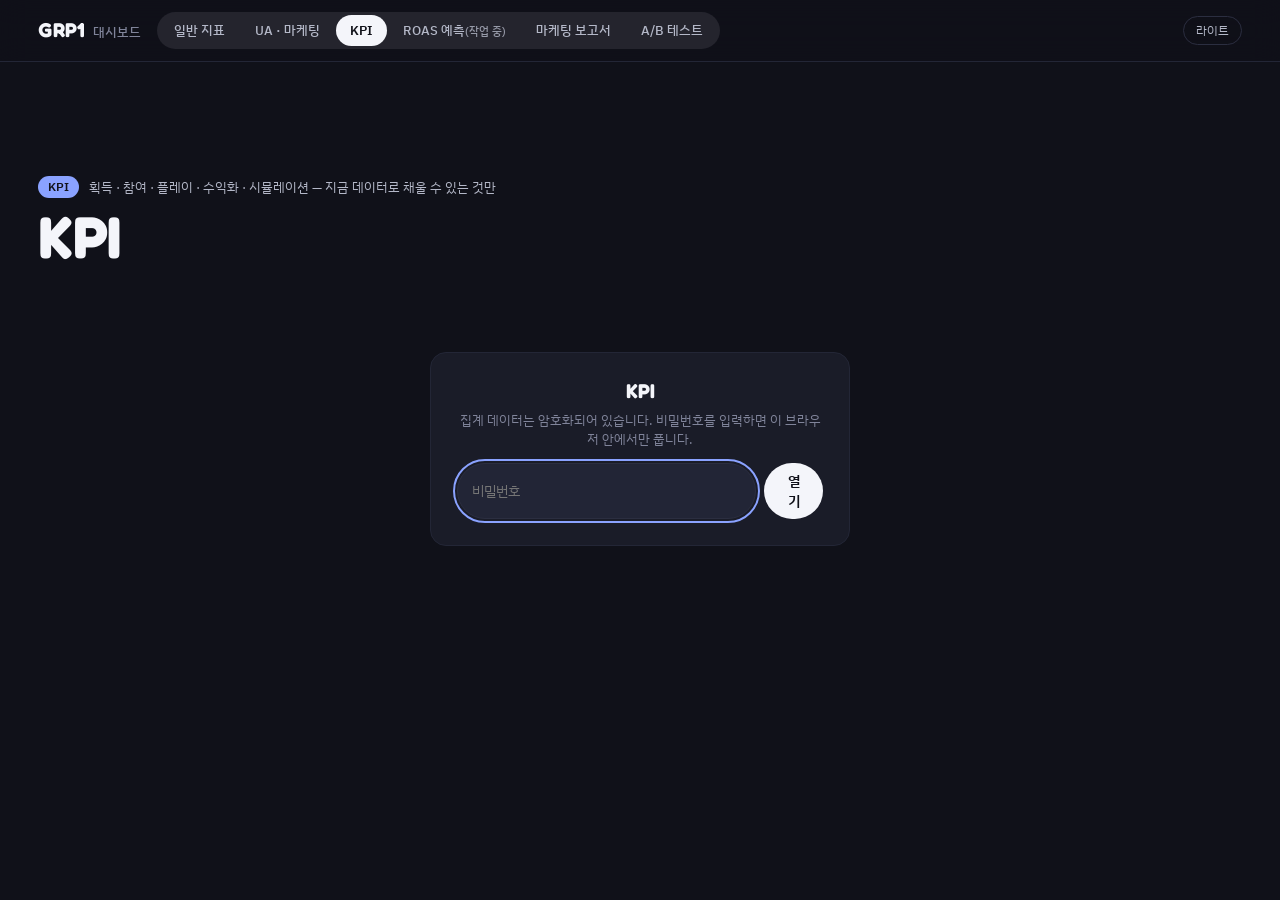
<file: kpi.html>
<!DOCTYPE html>
<html lang="ko">
<head>
<meta charset="utf-8">
<meta name="viewport" content="width=device-width, initial-scale=1">
<title>KPI · GRP1 대시보드</title>
<link rel="preconnect" href="https://fonts.googleapis.com">
<link rel="preconnect" href="https://fonts.gstatic.com" crossorigin>
<link rel="stylesheet" href="https://fonts.googleapis.com/css2?family=Fredoka:wght@600;700&family=IBM+Plex+Sans+KR:wght@400;500;600&family=IBM+Plex+Mono:wght@400;500&display=swap">
<link rel="stylesheet" href="site.css">
<script src="site.js"></script>
<style>
/* KPI 보드 — 팀장님 KPI 표(획득·참여·플레이·수익화·시뮬레이션)를 지금 데이터로 채울 수 있는 것만(2026-11-01). 첫 판 Bash Fiesta → 같은 날 UA 보드 여섯 게임 전부.
   정의는 이웃 보드를 따른다: 획득·ROAS = UA 보드, 잔존·코호트 ARPU = 일반 지표 보드. 이 탭에서 새로 센 지표는 타일에 출처 꼬리표. */
*{box-sizing:border-box}
html,body{margin:0;background:var(--bg);color:var(--ink);font:14px/1.45 var(--font);-webkit-font-smoothing:antialiased}
button,input{font:inherit;color:inherit} button{cursor:pointer}
:focus-visible{outline:2px solid var(--gc,var(--accent));outline-offset:2px}
.wrap{padding:6px var(--gutter) 40px;max-width:calc(var(--maxw) + 2 * var(--gutter));margin:0 auto}
.muted{color:var(--ink-3)} .small{font-size:12px} .num{font-variant-numeric:tabular-nums}
/* 상단 도구 — 섹션 바로가기 + 기간·OS */
.toolbar{position:sticky;top:57px;z-index:15;margin:0 0 16px;padding:10px 0;background:color-mix(in srgb,var(--bg) 90%,transparent);
  backdrop-filter:blur(10px);-webkit-backdrop-filter:blur(10px);border-bottom:1px solid var(--line-soft)}
@media (max-width:720px){ .toolbar{position:static} }
.secnav{display:flex;gap:6px;flex-wrap:wrap;margin:0 0 8px}
.secnav button{background:var(--chip);border:1px solid var(--line);border-radius:999px;padding:4px 12px;font-size:12.5px;color:var(--ink-2)}
.secnav button[aria-pressed="true"]{background:var(--chip-on);color:var(--chip-on-ink);border-color:transparent;font-weight:500}
.filters{display:flex;flex-wrap:wrap;gap:8px 10px;align-items:center}
.chip{display:inline-flex;align-items:center;gap:8px;background:var(--card);border:1px solid var(--line);border-radius:999px;padding:4px 6px 4px 14px}
.chip .lbl{font-size:12px;color:var(--ink-3)}
.chip input[type=date]{background:var(--card-2);border:1px solid transparent;border-radius:999px;padding:3px 10px;font:12.5px var(--mono);color:var(--ink);color-scheme:inherit}
.preset,.osb{border:1px solid transparent;background:transparent;color:var(--ink-2);font-size:12.5px;padding:4px 11px;border-radius:999px}
.preset:hover,.osb:hover{color:var(--ink);border-color:var(--line)}
.preset.on,.osb.on{background:var(--ink);color:var(--bg);font-weight:600}
.range{font-size:12px;color:var(--ink-3)}
/* 커버리지 띠 — 표 40개 중 몇 개를 채웠나 */
.cover{display:flex;flex-wrap:wrap;gap:8px 18px;align-items:center;margin:0 0 16px;padding:12px 16px;background:var(--card);border:1px solid var(--line-soft);border-radius:14px;font-size:12.5px;color:var(--ink-2)}
.cover b{font:600 18px/1 var(--font);color:var(--ink);margin-right:4px}
.src{display:inline-block;font-size:10.5px;font-weight:500;padding:1px 7px;border-radius:999px;vertical-align:1px;white-space:nowrap}
.src.ua{background:color-mix(in srgb,#ff6fb5 18%,transparent);color:var(--ink-2)}
.src.gen{background:color-mix(in srgb,#6f93ff 20%,transparent);color:var(--ink-2)}
.src.new{background:color-mix(in srgb,var(--c2) 20%,transparent);color:var(--ink-2)}
.src.ref{background:color-mix(in srgb,var(--warn) 22%,transparent);color:var(--ink-2)}
/* 섹션 = 번호 판(일반 보드와 같은 모양) */
main section{margin:0 0 22px;padding:18px 20px 22px;border:1px solid var(--line-soft);border-radius:18px;background:color-mix(in srgb,var(--card) 40%,var(--bg));scroll-margin-top:150px}
main section[hidden]{display:none}
main section > h2{display:flex;align-items:baseline;flex-wrap:wrap;gap:6px 10px;font-size:19px;font-weight:600;margin:0 0 16px;padding:0 0 12px;border-bottom:1px solid var(--line)}
main section > h2 .muted{font-weight:400;font-size:12.5px}
main section > h2::before{content:attr(data-no);align-self:center;font:600 11.5px/1 var(--mono);padding:5px 8px;border-radius:999px;color:var(--gc,var(--accent));background:color-mix(in srgb,var(--gc,var(--accent)) 16%,transparent)}
.tiles{display:grid;gap:10px;grid-template-columns:repeat(auto-fit,minmax(150px,1fr));margin:0 0 14px}
.tile{position:relative;background:var(--card);border:1px solid var(--line-soft);border-radius:12px;padding:11px 14px 12px;overflow:hidden;min-width:0}
.tile .k{display:flex;gap:6px;align-items:baseline;flex-wrap:wrap;font-size:12px;color:var(--ink-3);font-weight:500}
.tile .v{margin-top:4px;font:600 24px/1.1 var(--font);letter-spacing:-.01em}
.tile .v.hit{color:var(--good)}
.tile .s{margin-top:4px;font-size:11.5px;color:var(--ink-3)}
.tile .meter{position:absolute;left:0;bottom:0;height:3px;background:var(--gc,var(--accent));opacity:.85}
.tile .meter.hit{background:var(--good)}
.grid{display:flex;flex-wrap:wrap;gap:14px;align-items:flex-start}
.grid > *{flex:1 1 440px;min-width:0}
.grid > .full{flex:1 1 100%}
.card{background:var(--card);border:1px solid var(--line-soft);border-radius:12px;padding:12px 14px;min-width:0}
.card h3{display:flex;align-items:baseline;flex-wrap:wrap;gap:4px 8px;margin:0 0 8px;font-size:13px;font-weight:600;color:var(--ink-2)} .card h3 .muted{font-weight:400}
.card .foot{margin-top:6px;font-size:11.5px;color:var(--ink-3)}
.seg{display:inline-flex;gap:2px;padding:2px;border-radius:999px;background:var(--chip);margin-left:auto}
.seg button{border:0;background:transparent;border-radius:999px;padding:3px 11px;font-size:12px;color:var(--ink-2)}
.seg button.on{background:var(--chip-on);color:var(--chip-on-ink);font-weight:500}
table{width:100%;border-collapse:collapse;font-size:12.5px;font-variant-numeric:tabular-nums}
th,td{padding:5px 8px;border-bottom:1px solid var(--line-soft);text-align:right;white-space:nowrap}
th{color:var(--ink-3);font-weight:500;border-bottom:1px solid var(--line)}
th:first-child,td:first-child{text-align:left}
tr.total td{font-weight:600;background:color-mix(in srgb,var(--gc,var(--accent)) 8%,var(--card))}
td.na{color:var(--ink-3)}
.tscroll{overflow:auto;max-height:440px}
.bar{display:inline-block;width:64px;height:6px;border-radius:3px;background:var(--line-soft);vertical-align:middle;margin-left:6px;overflow:hidden}
.bar i{display:block;height:100%;border-radius:3px;background:var(--c1)}
svg{display:block;width:100%;height:auto;max-height:320px} svg text{font-family:var(--mono);font-size:10px;fill:var(--ink-3)}   /* 한 줄에 혼자 남아 넓어진 차트가 지나치게 커지지 않게 */
svg .axis{stroke:var(--line);stroke-width:1} svg .gridl{stroke:var(--line-soft);stroke-width:1} svg .ref{stroke:var(--good);stroke-width:1;opacity:.7}
svg .hit{fill:transparent} svg .hit:hover{fill:color-mix(in srgb,var(--ink) 6%,transparent)}
.legend{display:flex;gap:14px;flex-wrap:wrap;font-size:11.5px;color:var(--ink-2);margin-top:6px} .legend i{display:inline-block;width:10px;height:10px;border-radius:2px;margin-right:5px;vertical-align:-1px}
.empty{padding:22px;text-align:center;color:var(--ink-3);border:1px dashed var(--line);border-radius:10px;font-size:13px}
/* 이 탭에 없는 KPI — 표의 항목을 빠짐없이 보이게, 흐리게 */
.miss{margin-top:14px;padding:10px 12px;border:1px dashed var(--line);border-radius:12px;font-size:12px;color:var(--ink-3)}
.miss b{color:var(--ink-2);font-weight:600;margin-right:6px}
.miss ul{margin:6px 0 0;padding-left:18px} .miss li{margin:2px 0} .miss li em{font-style:normal;color:var(--ink-2)}
details.defs{margin-top:8px;background:var(--card);border:1px solid var(--line-soft);border-radius:14px;padding:12px 16px;color:var(--ink-2);font-size:12.5px}
details.defs summary{cursor:pointer;font-weight:600;color:var(--ink)} details.defs li{margin:4px 0}
.lock{max-width:420px;margin:48px auto;padding:26px;background:var(--card);border:1px solid var(--line-soft);border-radius:16px;text-align:center}
.lock b{font:700 20px var(--game)} .lock form{display:flex;gap:8px;justify-content:center;margin-top:14px}
.lock input{background:var(--card-2);border:1px solid var(--line);border-radius:999px;padding:8px 14px;color:var(--ink);min-width:0}
.lock button{border:0;border-radius:999px;padding:8px 18px;background:var(--ink);color:var(--bg);font-weight:600}
.err{color:var(--crit)}
@media (max-width:720px){
  .tile .v{font-size:21px}
  /* 폰 폭(390px)에서 가로 넘침 제거 — 섹션 여백·타일 2열·날짜 칸 폭 */
  main section{padding:14px 12px 16px} .tiles{grid-template-columns:repeat(2,minmax(0,1fr))} .grid > *{flex-basis:100%}
  .chip{flex-wrap:wrap;border-radius:14px} .chip input[type=date]{width:124px;padding:3px 6px}
}
</style>
</head>
<body>
<header class="gx-bar">
  <a class="gx-brand" href="index.html" data-keep-hash title="메인으로"><b>GRP1</b><span>대시보드</span></a>
  <nav class="gx-switch" aria-label="보드"><a href="general.html" data-keep-hash>일반 지표</a><a href="ua.html" data-keep-hash>UA · 마케팅</a><a href="kpi.html" data-keep-hash aria-current="page">KPI</a><a href="payback.html" data-keep-hash>ROAS 예측<span style="font-size:10.5px;opacity:.8">(작업 중)</span></a><a href="launch.html" data-keep-hash>마케팅 보고서</a><a href="experiment.html" data-keep-hash>A/B 테스트</a></nav>
  <div class="gx-right"><span id="gen" class="gx-gen"></span><button class="gx-btn" id="theme" type="button">라이트</button></div>
</header>
<section class="gx-hero" id="hero">
  <div class="gx-wash"></div><img class="gx-art" alt="" hidden><div class="gx-shade"></div>
  <div class="gx-copy">
    <div class="gx-when"><span class="gx-pill">KPI</span><span>획득 · 참여 · 플레이 · 수익화 · 시뮬레이션 — 지금 데이터로 채울 수 있는 것만</span></div>
    <h1 class="gx-name">KPI</h1>
    <div class="gx-doc" id="hdoc"></div>
  </div>
  <nav class="gx-games" id="games" role="tablist" aria-label="게임"></nav>
</section>
<main class="wrap">
  <div id="lock" hidden></div>
  <div id="board" hidden>
    <div class="toolbar"><div class="secnav" id="secnav"></div><div class="filters" id="filters"></div></div>
    <div class="cover" id="cover"></div>
    <section id="s1"><h2 data-no="Ⅰ">획득 <span class="muted">Acquisition · 광고로 들어온 설치(UA 보드와 같은 귀속·광고비)</span></h2><div id="b1"></div></section>
    <section id="s2"><h2 data-no="Ⅱ">참여 · 리텐션 <span class="muted">Engagement &amp; Retention</span></h2><div id="b2"></div></section>
    <section id="s3"><h2 data-no="Ⅲ">게임 플레이 <span class="muted">Gameplay Performance · 활동일 기준 전체 유저</span></h2><div id="b3"></div></section>
    <section id="s4"><h2 data-no="Ⅳ">수익화 <span class="muted">Monetization</span></h2><div id="b4"></div></section>
    <section id="s5"><h2 data-no="Ⅴ">시뮬레이션 <span class="muted">Simulation &amp; Strategy · 관측값만(예측 모델 없음)</span></h2><div id="b5"></div></section>
    <details class="defs"><summary>정의 · 데이터 출처 · 주의</summary><ul id="defs"></ul></details>
  </div>
</main>

<script>
GX.prehero(document.getElementById('hero'));
// 평문 kpi-data.js 는 로컬(file:·localhost·?data=)에서만 — 공개 사이트엔 암호문만 있다(일반·UA 보드와 같은 규칙).
if (GX.wantsPlain()) document.write('<script src="kpi-data.js"><\/script>');
</script>
<script src="kpi-data.enc.js"></script>
<script>
(function(){
'use strict';
const $ = id => document.getElementById(id), esc = GX.esc;
GX.wireTheme($("theme")); GX.withHash();
GX.tips();         // 카드 제목 옆 설명·타일 설명 → 느낌표 툴팁(2026-11-06)
const fmt = {
  n: v => v == null ? "–" : Math.round(v).toLocaleString("en-US"),
  p: (v, d = 1) => v == null || !isFinite(v) ? "–" : (v * 100).toFixed(d) + "%",
  usd: (v, d = 2) => v == null || !isFinite(v) ? "–" : "$" + Number(v).toLocaleString("en-US", {minimumFractionDigits: d, maximumFractionDigits: d}),
  f: (v, d = 2) => v == null || !isFinite(v) ? "–" : Number(v).toFixed(d),
};
const ratio = (a, b) => b ? a / b : null;
// 관측 끝이 빈 값이면(광고 매출 원시 파일이 아직 하나도 없는 막 추가한 게임 — 2026-11-27 cw, obs_rev '') '' 를 돌려준다.
// 쓰는 곳이 모두 `날짜 <= cut` 이라 '성숙한 설치일 없음' 이 되고 칸은 '–'. 예전엔 Invalid Date 로 toISOString 이 던져 화면이 중간에 멈췄다.
const shift = (d, k) => { if (!d) return ""; const t = new Date(d + "T00:00:00Z"); t.setUTCDate(t.getUTCDate() + k); return t.toISOString().slice(0, 10); };
const OSN = {ios: "iOS", aos: "Android"};
const SRC = {ua: ["ua", "UA 보드 정의"], gen: ["gen", "일반 보드 정의"], new: ["new", "KPI 탭 계산"], ref: ["ref", "참고용"]};
const src = k => `<span class="src ${SRC[k][0]}">${SRC[k][1]}</span>`;
const FMTN = {rewarded: "리워드", interstitial: "전면", banner: "배너", other: "기타(단위 미상)"};

const Q = new URLSearchParams(location.search);
const st = {from: null, to: null, os: OSN[Q.get("os")] ? Q.get("os") : "all", sec: Q.get("sec") || "all", rm: "m"};
let D = null, G = null, M = null, LO, HI, OK, CAP = {};

// ── 공용 조각 ──
// sub = 아래 줄(한눈에 읽어야 하는 숫자·모집단만) · o.tip = 정의 — 라벨 옆 느낌표 툴팁(GX.tips, 2026-11-06)
function tile(label, value, sub, s, o = {}) {
  const meter = o.meter != null ? `<div class="meter${o.hit ? " hit" : ""}" style="width:${Math.max(0, Math.min(1, o.meter)) * 100}%"></div>` : "";
  return `<div class="tile"><div class="k">${label} ${s ? src(s) : ""}${o.tip ? ` <span class="muted">${o.tip}</span>` : ""}</div><div class="v${o.hit ? " hit" : ""}">${value}</div><div class="s">${sub || ""}</div>${meter}</div>`;
}
const card = (title, body, cls = "", foot = "") => `<div class="card ${cls}"><h3>${title}</h3>${body}${foot ? `<div class="foot">${foot}</div>` : ""}</div>`;
const empty = msg => `<div class="empty">${esc(msg)}</div>`;
const bar = (v, max) => `<span class="bar"><i style="width:${max > 0 ? Math.max(0, Math.min(100, v / max * 100)).toFixed(0) : 0}%"></i></span>`;
function table(head, rows, total) {
  return `<div class="tscroll"><table><thead><tr>${head.map(h => `<th>${h}</th>`).join("")}</tr></thead><tbody>`
    + (total ? `<tr class="total">${total.map(c => `<td>${c}</td>`).join("")}</tr>` : "")
    + rows.map(r => `<tr>${r.map(c => `<td${c === "–" ? ' class="na"' : ""}>${c}</td>`).join("")}</tr>`).join("") + `</tbody></table></div>`;
}
// KPI 표 34개(원래 40개 — 스토어·실험 6개는 2026-11-01 팀장님 결정으로 뺐다) × 게임별 상태. 상태 함수가 null 이면 표시,
// ["na", 사유] = 이 게임엔 해당 없음(계측·설계) · ["later", 사유] = 신규 게임부터 계측 · ["skip", 사유] = 안 하기로 함(11-01).
// 커버리지 띠와 섹션 아래 '이 탭에 없는 KPI' 가 이 표 하나에서 나온다.
const LATER = (what) => () => ["later", `${what} — 신규 게임부터 계측하기로 함(11-01, af_login.app_sec_total · 레벨 이벤트 play_sec). 출시 게임엔 넣지 않음`];
const SKIP = (why) => () => ["skip", why];
const NOFAIL = c => c.fail ? null : ["na", c.failWhy];
const KPIS = [
  ["s1", "CPI"], ["s1", "CVR"], ["s1", "타겟별 CPI", c => c.geo ? null : ["na", "국가별 광고비(Master geo)를 아직 받지 않았다"]], ["s1", "Organic 비중"], ["s1", "LTV 예측 변수"],
  ["s2", "D1 / D7 / D28 Retention"], ["s2", "인게임 진입률"], ["s2", "튜토리얼 완료율"], ["s2", "세션 수 (일별)"],
  ["s2", "평균 플레이 타임", LATER("플레이 시간 이벤트가 없다")], ["s2", "목표 레벨 진행률"],
  ["s2", "메타 콘텐츠 소비율", SKIP("모드·아이템 사용 이벤트가 없다")], ["s2", "코어 루프 진입률"], ["s2", "Fail→Retry율", NOFAIL],
  ["s2", "Ad Fatigue Index", SKIP("광고 노출만 오고 '광고 제안 → 수락' 이벤트가 없다")],
  ["s3", "평균 광고 시청 수"], ["s3", "광고 종류별 비율"], ["s3", "레벨별 실패율", NOFAIL],
  ["s3", "재도전율 (Retry Rate)", c => c.ach ? null : ["na", c.achWhy]], ["s3", "평균 클리어 시간", LATER("레벨 시작 이벤트를 AF 로 보내지 않는다")],
  ["s4", "ROAS (D0, D1, D7, D28)"], ["s4", "ARPU / ARPDAU / ARPPU"], ["s4", "Paying Rate"], ["s4", "IAP 비중"], ["s4", "IAA 비중"], ["s4", "상품별 구매 수"],
  ["s4", "구매율 / 결제율 (상점 진입 → 구매)", SKIP("상점 진입·구매 시도 이벤트가 없다")], ["s4", "광고제거 상품 비중"], ["s4", "광고 시청 타이밍별 매출"], ["s4", "구매 타이밍별 ARPPU 곡선"],
  ["s5", "LTV"], ["s5", "Retention × Monetization Matrix"], ["s5", "Break-even Day"], ["s5", "Funnel Drop-off Map"],
];
const kpiState = () => KPIS.map(([s, n, f]) => ({s, n, st: (f && f(CAP)) || null}));
const ST_LABEL = {na: "", later: "", skip: "안 하기로 함(11-01)"};   // na 사유는 "이 게임은 …" 으로 시작해 따로 붙이지 않는다
const missFor = (sec, see) => missList(kpiState().filter(k => k.s === sec && k.st).map(k => [k.n, (ST_LABEL[k.st[0]] ? ST_LABEL[k.st[0]] + " — " : "") + k.st[1]]), see);
// 표의 항목 중 이 탭에 없는 것
const missList = (items, see) => !items.length && !see ? "" : `<div class="miss">`
  + (items.length ? `<b>이 탭에 없는 KPI</b>표의 항목 중 이 탭에 없는 것<ul>${items.map(([n, why]) => `<li><em>${esc(n)}</em> — ${esc(why)}</li>`).join("")}</ul>` : "")
  + (see ? `<div${items.length ? ' style="margin-top:6px"' : ""}><b>다른 섹션에 있는 KPI</b>${see.map(([n, where]) => `<em style="font-style:normal;color:var(--ink-2)">${esc(n)}</em> → ${esc(where)}`).join(" · ")}</div>` : "") + `</div>`;
// 라인 차트 — x 는 같은 라벨 축, y 하나(이중 축 없음). 세로 띠 전체가 호버 영역(툴팁 = 그 x 의 모든 계열 값).
function lineChart(series, o) {
  const W = 560, H = 210, L = 50, R = 12, T = 12, B = 28, labels = o.labels, n = labels.length;
  const vals = series.flatMap(s => s.points.filter(v => v != null));
  if (!vals.length) return empty(o.none || "성숙한 코호트가 없음");
  // y 범위 — 기본 0 부터. o.ymin/o.ymax 를 주면 그 범위(100% 근처에 붙은 비율 선이 평평하게 보이지 않게)
  let ymax = o.ymax ?? Math.max(...vals, o.ref || 0) * 1.12; if (!(ymax > 0)) ymax = 1;
  const ymin = o.ymin ?? 0;
  const xs = i => L + (n <= 1 ? (W - L - R) / 2 : (W - L - R) * i / (n - 1)), ys = v => T + (H - T - B) * (1 - (v - ymin) / (ymax - ymin));
  let g = "";
  for (let k = 0; k <= 4; k++) { const y = T + (H - T - B) * k / 4; g += `<line class="gridl" x1="${L}" x2="${W - R}" y1="${y}" y2="${y}"/><text x="${L - 6}" y="${y + 3}" text-anchor="end">${o.yfmt(ymin + (ymax - ymin) * (1 - k / 4))}</text>`; }
  if (o.ref) g += `<line class="ref" x1="${L}" x2="${W - R}" y1="${ys(o.ref)}" y2="${ys(o.ref)}"/><text x="${W - R}" y="${ys(o.ref) - 4}" text-anchor="end" style="fill:var(--good)">${esc(o.refLabel || "")}</text>`;
  // x 라벨 — step 간격 + 마지막 점. 마지막 점과 너무 가까운 간격 라벨은 뺀다(D27·D28 이 겹쳐 보이던 것). o.xshow(i) 를 주면 그 규칙
  const step = Math.max(1, Math.ceil(n / 10)); let xl = "";
  const show = o.xshow || (i => i === n - 1 || (i % step === 0 && n - 1 - i >= step));
  labels.forEach((lb, i) => { if (show(i)) xl +=`<text x="${xs(i)}" y="${H - 8}" text-anchor="${i === n - 1 && n > 1 ? "end" : "middle"}">${esc(lb)}</text>`; });
  const paths = series.map(s => {
    let d = "", pen = false;
    s.points.forEach((v, i) => { if (v == null) { pen = false; return; } d += (pen ? "L" : "M") + xs(i).toFixed(1) + " " + ys(v).toFixed(1); pen = true; });
    const dots = s.points.map((v, i) => v == null ? "" : `<circle cx="${xs(i).toFixed(1)}" cy="${ys(v).toFixed(1)}" r="${n > 40 ? 0 : 2.6}" fill="${s.color}"/>`).join("");
    return `<path d="${d}" fill="none" stroke="${s.color}" stroke-width="2" stroke-linejoin="round"/>${dots}`;
  }).join("");
  const bw = (W - L - R) / Math.max(1, n - 1);
  const hits = labels.map((lb, i) => `<rect class="hit" x="${(xs(i) - bw / 2).toFixed(1)}" y="${T}" width="${bw.toFixed(1)}" height="${H - T - B}"><title>${esc(lb)}${series.map(s => `\n${s.name}: ${s.points[i] == null ? "—" : o.yfmt(s.points[i])}${s.tips && s.tips[i] ? " · " + s.tips[i] : ""}`).join("")}</title></rect>`).join("");
  const legend = series.length > 1 ? `<div class="legend">${series.map(s => `<span><i style="background:${s.color}"></i>${esc(s.name)}</span>`).join("")}</div>` : "";
  return `<svg viewBox="0 0 ${W} ${H}" role="img" aria-label="${esc(o.title || "")}">${g}<line class="axis" x1="${L}" x2="${W - R}" y1="${H - B}" y2="${H - B}"/>${xl}${paths}${hits}</svg>${legend}`;
}
// 막대 차트 — 한 계열, 0 기준. 막대 끝만 둥글고 바닥은 기준선에 붙는다, 막대 사이 2px. o.mark 의 막대만 값 라벨. 막대 칸 전체가 호버 영역.
function barChart(points, o) {
  const W = 560, H = 210, L = 50, R = 12, T = 16, B = 28, n = points.length, base = H - B;
  const vals = points.filter(v => v != null);
  if (!vals.length) return empty(o.none || "데이터 없음");
  let ymax = Math.max(...vals) * 1.15; if (!(ymax > 0)) ymax = 1;
  const cw = (W - L - R) / n, bw = Math.max(1, cw - 2), ys = v => T + (base - T) * (1 - v / ymax), mark = new Set(o.mark || []);
  let g = "", bars = "", xl = "", hits = "";
  for (let k = 0; k <= 4; k++) { const y = T + (base - T) * k / 4; g += `<line class="gridl" x1="${L}" x2="${W - R}" y1="${y}" y2="${y}"/><text x="${L - 6}" y="${y + 3}" text-anchor="end">${o.yfmt(ymax * (1 - k / 4))}</text>`; }
  points.forEach((v, i) => {
    const x = L + cw * i + (cw - bw) / 2, cx = (x + bw / 2).toFixed(1);
    if (v != null && v > 0) {
      const y = ys(v), r = Math.min(3, bw / 2, base - y), f = t => t.toFixed(1);
      bars += `<path d="M${f(x)} ${base}V${f(y + r)}Q${f(x)} ${f(y)} ${f(x + r)} ${f(y)}H${f(x + bw - r)}Q${f(x + bw)} ${f(y)} ${f(x + bw)} ${f(y + r)}V${base}Z" fill="${o.color}"/>`;
      if (mark.has(i)) bars += `<text x="${cx}" y="${f(y - 4)}" text-anchor="middle" style="fill:var(--ink-2)">${o.yfmt(v)}</text>`;
    }
    if (!o.xshow || o.xshow(i)) xl += `<text x="${cx}" y="${H - 8}" text-anchor="middle">${esc(o.labels[i])}</text>`;
    hits += `<rect class="hit" x="${(L + cw * i).toFixed(1)}" y="${T}" width="${cw.toFixed(1)}" height="${base - T}"><title>${esc(o.labels[i])}: ${v == null ? "—" : o.yfmt(v)}${o.tips && o.tips[i] ? " · " + o.tips[i] : ""}</title></rect>`;
  });
  return `<svg viewBox="0 0 ${W} ${H}" role="img" aria-label="${esc(o.title || "")}">${g}<line class="axis" x1="${L}" x2="${W - R}" y1="${base}" y2="${base}"/>${bars}${xl}${hits}</svg>`;
}

// ── 필터된 칸 ──
const inR = d => d >= st.from && d <= st.to;
const osOk = p => st.os === "all" || p === st.os;
const uaRows = () => G.ua.filter(r => inR(r.d) && osOk(r.p));
const geoRows = () => G.geo.filter(r => inR(r[0]) && osOk(r[1]));
const masterRows = () => G.master.filter(r => inR(r[0]) && osOk(r[1]) && OK.has(r[0] + "|" + r[1]));
const actRows = () => G.act.filter(r => inR(r.d) && osOk(r.p));
const genRows = () => G.gen ? G.gen.rows.filter(r => inR(r.d) && osOk(r.os)) : [];
const sum = (rows, f) => rows.reduce((a, r) => a + (f(r) || 0), 0);

// UA 코호트 — ROAS·LTV 는 설치 후 k일째까지 매출 관측이 끝난 설치일만(ua.html agg 와 같은 규칙)
function uaK(rows, k, num, den) {
  const cut = shift(M.obs_rev, -k), mr = rows.filter(r => r.d <= cut);
  const n = sum(mr, r => r.n), c = sum(mr, r => r.cost), x = sum(mr, num), y = sum(mr, den);
  return {v: n && y > 0 ? x / y : null, n, cost: c};
}
const roasK = (rows, k) => uaK(rows, k, r => r.rev[k], r => r.cost);
const ltvK = (rows, k) => uaK(rows, k, r => r.rev[k], r => r.n);
// ROAS 기본 = 오가닉 포함(팀장님 11-02) — 설치일 × OS [d, p, 광고비, D0..D28 누적 매출(그 설치일 유저 전체 IAP × 0.7 + 광고)].
// AppsFlyer 대시보드와 같은 계산. 성숙 규칙은 roasK 와 같다. 광고 유저만(UA 칸)은 참고, 매체·국가로 나눈 ROAS 는 오가닉을 나눌 수 없어 광고 유저만
const ALL = "오가닉 포함", PAID = "광고 유저만";
const hasAll = () => !!(G.af && G.af.length);                     // 옛 산출(af 없음)은 광고 유저만이 기본
const mainName = () => hasAll() ? ALL : PAID;
const afRows = os => (G.af || []).filter(r => inR(r[0]) && (os ? r[1] === os : osOk(r[1])));
function afK(rows, k) { const cut = shift(M.obs_rev, -k), mr = rows.filter(r => r[0] <= cut), c = sum(mr, r => r[2]); return {v: c > 0 ? sum(mr, r => r[3][k]) / c : null, cost: c}; }
const mainK = (AFR, U, k) => hasAll() ? afK(AFR, k) : roasK(U, k);
// 오가닉 원시가 없는 설치일(meta.organic_from 전 · None = 전부)이 기간에 걸치면 안내 — 그 설치일의 오가닉 포함은 광고 유저 매출(ua.build)
function orgNote() {
  const of = M.organic_from || {}, ps = Object.keys(of).filter(p => osOk(p) && (of[p] == null || st.from < of[p]));
  return ps.length ? ` 오가닉 원시가 없는 설치일(${ps.map(p => `${OSN[p] || p} ${of[p] == null ? "전체" : of[p] + " 이전"}`).join(" · ")})은 ${PAID} 매출로 셌다.` : "";
}
function uaRet(rows, i) { const k = M.ret_ks[i], cut = shift(M.obs_ev, -k), mr = rows.filter(r => r.d <= cut); const n = sum(mr, r => r.n); return {v: ratio(sum(mr, r => r.ret[i]), n), n}; }
// 일반 코호트 — 성숙 = 설치+k ≤ 인앱 관측 끝(광고가 들어가면 광고 관측 끝). activeAt(D0 = 전원)
const gActive = (r, k) => k === 0 ? r.n : (r.ret[k - 1] || 0);
function genK(rows, k, num, den, ads) {
  if (!G.gen) return {v: null, n: 0};                 // 일반 지표 산출이 없던 회차 — 일반 정의 카드만 비운다
  const end = ads ? G.gen.ad_last : G.gen.last; if (!end) return {v: null, n: 0};
  const cut = shift(end, -k), mr = rows.filter(r => r.d <= cut);
  const x = sum(mr, r => num(r, k)), y = sum(mr, r => den(r, k));
  return {v: y ? x / y : null, n: sum(mr, r => r.n)};
}
const at = (a, k) => (a && k < a.length ? a[k] : 0) || 0;

// ── 섹션 ──
function renderS1() {
  const U = uaRows(), n = sum(U, r => r.n), cost = sum(U, r => r.cost);
  const MR = masterRows(), paid = MR.filter(r => r[2] !== "Organic");
  const clk = sum(paid, r => r[4]), minst = sum(paid, r => r[5]), org = sum(MR.filter(r => r[2] === "Organic"), r => r[5]), allI = sum(MR, r => r[5]);
  let h = `<div class="tiles">`
    + tile("광고비", fmt.usd(cost, 0), `설치일 ${days(U)}일`, "ua", {tip: "Master API 광고비"})
    + tile("설치", fmt.n(n), "", "ua", {tip: "원시 설치 리포트(논오가닉)"})
    + tile("CPI", fmt.usd(ratio(cost, n)), "", "ua", {tip: "광고비 ÷ 설치"})
    + tile("CVR (클릭 → 설치)", fmt.p(ratio(minst, clk)), `Master 클릭 ${fmt.n(clk)}`, "ref", {tip: "Master 설치 ÷ Master 클릭 · AF 귀속 클릭 기준"})
    + tile("오가닉 비중", fmt.p(ratio(org, allI)), `Master 설치 ${fmt.n(allI)} 중 Organic ${fmt.n(org)}`, "new")
    + `</div>`;
  // 국가별 CPI — 광고비 큰 15개국 + 기타
  const GR = geoRows(), byC = new Map();
  const c7 = shift(M.obs_rev, -7), c1 = shift(M.obs_ev, -1);
  for (const r of GR) {
    const [d, , cc, nn, c, , , , r7, a1] = r; let x = byC.get(cc); if (!x) byC.set(cc, x = {n: 0, cost: 0, n1: 0, a1: 0, c7: 0, r7: 0});
    x.n += nn; x.cost += c; if (d <= c1) { x.n1 += nn; x.a1 += a1; } if (d <= c7) { x.c7 += c; x.r7 += r7; }
  }
  const all = [...byC].sort((a, b) => b[1].cost - a[1].cost), top = all.slice(0, 15), rest = all.slice(15);
  const add = (xs) => xs.reduce((a, [, x]) => { for (const k in x) a[k] = (a[k] || 0) + x[k]; return a; }, {});
  const tot = add(all), maxc = top.length ? top[0][1].cost : 0;
  const crow = (name, x) => [esc(name), fmt.usd(x.cost, 0) + bar(x.cost, maxc), fmt.n(x.n), fmt.usd(ratio(x.cost, x.n)), fmt.p(ratio(x.a1, x.n1)), x.c7 > 0 ? fmt.p(x.r7 / x.c7) : "–", fmt.p(ratio(x.cost, tot.cost))];
  const geoT = !CAP.geo ? empty("이 게임은 국가별 광고비(Master geo)를 아직 받지 않았다")
    : all.length ? table(["국가", "광고비", "설치", "CPI", "D1 활동", `D7 ROAS <span class="muted">${PAID}</span>`, "광고비 비중"],
      [...top.map(([cc, x]) => crow(cc, x)), ...(rest.length ? [crow(`기타 ${rest.length}개국`, add(rest))] : [])], crow("전체", tot))
    : empty("선택한 기간에 국가별 광고비가 없음");
  // 매체별 — CPI·D7 ROAS(UA 칸) + Master 클릭·CVR
  const byM = new Map();
  for (const r of U) { let x = byM.get(r.m); if (!x) byM.set(r.m, x = {rows: []}); x.rows.push(r); }
  const mc = new Map(); for (const r of paid) { const x = mc.get(r[2]) || [0, 0]; x[0] += r[4]; x[1] += r[5]; mc.set(r[2], x); }
  const mrows = [...byM].map(([m, x]) => { const nn = sum(x.rows, r => r.n), cc = sum(x.rows, r => r.cost), R7 = roasK(x.rows, 7), k = mc.get(m) || [0, 0];
    return [cc, [esc(m), fmt.usd(cc, 0), fmt.n(nn), fmt.usd(ratio(cc, nn)), fmt.p(R7.v), fmt.n(k[0]), fmt.p(ratio(k[1], k[0]))]]; }).sort((a, b) => b[0] - a[0]).map(x => x[1]);
  h += `<div class="grid">`
    + card(`국가별 CPI ${src("new")} <span class="muted">광고비 = Master API 국가별(geo) · 설치 = 원시 설치 리포트의 국가</span>`, geoT, "",
        "D1 활동 = 설치 다음 날 인앱 이벤트 1건 이상(UA 보드 잔존 정의) · D7 ROAS = 설치 후 7일째까지 매출 관측이 끝난 설치일만, 광고 유저 매출만(국가·매체로는 오가닉 매출을 나눌 수 없다). KR 은 광고비만 있고 설치가 0 — 설치에서 KR 을 빼는 규칙(사내 테스트) 때문이며, 그 광고비는 UA 보드 광고비에도 들어 있다.")
    + card(`매체별 CPI · CVR ${src("ua")} <span class="muted">CVR 은 Master 설치 도착일만</span>`, mrows.length ? table(["매체", "광고비", "설치", "CPI", `D7 ROAS <span class="muted">${PAID}</span>`, "Master 클릭", "CVR(참고)"], mrows) : empty("선택한 기간에 UA 설치 없음"), "",
        "Master 노출·클릭은 광고 네트워크가 AF 에 넘긴 귀속 이벤트라 실제 광고 노출이 아니다(CTR 이 58~105% 로 나옴) — CVR 은 참고만.")
    + `</div>`;
  h += missFor("s1", [["LTV 예측 변수", "Ⅴ 'LTV 입력값' 표(잔존·ARPDAU·누적 ARPU — 예측 모델은 없음)"]]);
  $("b1").innerHTML = h;
}

function renderS2() {
  const R = genRows(), U = uaRows(), A = actRows();
  const ret = k => genK(R, k, (r, k) => at(r.ret, k - 1), (r) => r.n);
  const UL = U.filter(r => r.d >= M.login_from), entry = {v: ratio(sum(UL, r => r.login0), sum(UL, r => r.n)), n: sum(UL, r => r.n)};
  const clr0 = {v: ratio(sum(U, r => r.clr0), sum(U, r => r.n)), n: sum(U, r => r.n)};
  const L7 = uaK(U, 7, r => r.loop7, r => r.n);
  // 세션 분모 = af_app_opened 를 보낸 유저 — sf 는 이 이벤트가 계측 빌드(1.5.2)부터라 활동 유저로 나누면 롤아웃 초기가 0 으로 떨어진다(09-11 iOS 세션 유저 1명)
  const ses = ratio(sum(A, r => r.ses), sum(A, r => r.ses_u));
  const rt = A.reduce((a, r) => { for (const b in r.retry || {}) { a[0] += r.retry[b][0]; a[1] += r.retry[b][1]; } return a; }, [0, 0]);
  const T = (k, X) => tile(`D${k} 잔존`, fmt.p(X.v), X.n ? `코호트 ${fmt.n(X.n)}명` : "성숙한 코호트 없음", "gen", {tip: `설치 +${k}일에 af_login 한 비율 · 코호트 = 설치 당일 af_login`});
  let h = `<div class="tiles">` + T(1, ret(1)) + T(7, ret(7)) + T(28, ret(28))
    + tile("인게임 진입률", fmt.p(entry.v), `UA 설치 ${fmt.n(entry.n)}명`, "new", {tip: "UA 설치 중 설치 당일 af_login(로그인 완료)"})
    + tile("튜토리얼 완료율 (근사)", fmt.p(clr0.v), `UA 설치 ${fmt.n(clr0.n)}명`, "new", {tip: "D0 첫 클리어로 근사 — UA 설치 중 설치 당일 1레벨 이상 클리어"})
    + tile("세션 수 (일)", fmt.f(ses, 2), `af_app_opened ${fmt.n(sum(A, r => r.ses))}건`, "new", {tip: "유저당 하루 평균 af_app_opened"})
    + tile("코어 루프 진입률", fmt.p(L7.v), `UA 설치 ${fmt.n(L7.n)}명`, "new", {tip: "D7 안에 광고 시청 또는 결제한 UA 설치 비율"})
    + (CAP.fail ? tile("Fail → Retry", fmt.p(ratio(rt[1], rt[0])), `실패 ${fmt.n(rt[0])}건`, "new", {tip: `실패 중 같은 레벨 재도전 비율(유저 1/${M.sample_mod} 표본)`}) : "")
    + `</div>`;
  // 잔존 커브(일반) · 목표 레벨 도달(일반) · 세션 일별(새로 계산)
  const ks = Array.from({length: 28}, (_, i) => i + 1), rc = ks.map(k => ret(k));
  const curve = R.length ? lineChart([{name: "잔존", color: "var(--c1)", points: rc.map(x => x.v), tips: rc.map(x => `코호트 ${fmt.n(x.n)}명`)}], {labels: ks.map(k => "D" + k), yfmt: v => fmt.p(v), title: "잔존 커브"}) : empty("일반 지표 산출이 없음");
  const marks = (G.gen && G.gen.lv_marks) || [], LK = [0, 1, 3, 7, 14, 28];
  const reach = (m, k) => genK(R, k, (r, k) => at((r.lv || {})[m], k), r => r.n);
  const lvT = marks.length ? table(["도달 레벨", ...LK.map(k => "D" + k)], marks.map(m => [`LV ${m}+`, ...LK.map(k => fmt.p(reach(String(m), k).v))])) : empty("일반 지표 산출이 없음");
  const AD = [...new Set(A.map(r => r.d))].sort(), byD = d => A.filter(r => r.d === d);
  // 세션 유저 10명 미만인 날(sf 계측 빌드 첫날 iOS 1명 · cl Android 출시 전 2~4명)은 점을 그리지 않는다 — 몇 명의 값이 선을 끌어내린다.
  // 처음엔 100명이었으나 작은 게임(co·mc 하루 25~65명)에서 날짜가 통째로 비어 10명으로(2026-11-01 실측)
  const sesC = AD.length ? lineChart([{name: "세션 / 유저", color: "var(--c1)", points: AD.map(d => sum(byD(d), r => r.ses_u) < 10 ? null : ratio(sum(byD(d), r => r.ses), sum(byD(d), r => r.ses_u))), tips: AD.map(d => `세션 유저 ${fmt.n(sum(byD(d), r => r.ses_u))}명`)}],
    {labels: AD.map(d => d.slice(5)), yfmt: v => fmt.f(v, 1), title: "세션 일별"}) : empty("선택한 기간에 활동일 없음");
  // 설치일별 진입 — 인게임 진입률(D0 af_login)·D0 첫 클리어. 진입률은 af_login 계측이 모든 새 설치에 오는 설치일부터
  const UD = [...new Set(U.map(r => r.d))].sort(), uBy = d => U.filter(r => r.d === d);
  const ent = UD.map(d => d >= M.login_from ? ratio(sum(uBy(d), r => r.login0), sum(uBy(d), r => r.n)) : null), cl0 = UD.map(d => ratio(sum(uBy(d), r => r.clr0), sum(uBy(d), r => r.n)));
  const lo = Math.min(...[...ent, ...cl0].filter(v => v != null), 1);
  const entC = UD.length ? lineChart([
      {name: "인게임 진입률", color: "var(--c1)", points: ent, tips: UD.map(d => `설치 ${fmt.n(sum(uBy(d), r => r.n))}명`)},
      {name: "D0 첫 클리어", color: "var(--c3)", points: cl0}],
    {labels: UD.map(d => d.slice(5)), yfmt: v => fmt.p(v, 1), ymin:Math.max(0, Math.floor(lo * 20) / 20 - 0.05), ymax: 1, title: "설치일별 진입"}) : empty("선택한 기간에 UA 설치 없음");
  h += `<div class="grid">`
    + card(`잔존 커브 D1~D28 ${src("gen")} <span class="muted">코호트 = 설치 당일 af_login · Dk 마다 성숙한 설치일만</span>`, curve)
    + card(`목표 레벨 진행률 ${src("gen")} <span class="muted">설치 후 k일 안에 LV N 이상 첫 클리어한 코호트 비율</span>`, lvT, "", "튜토리얼 이벤트가 없어 '튜토리얼 완료율' 대신 초반 레벨(LV 5·10) 도달을 본다.")
    + card(`세션 일별 ${src("new")} <span class="muted">af_app_opened ÷ 그날 af_app_opened 를 보낸 유저</span>`, sesC, "",
        "af_app_opened = 클라 세션 — Bash Fiesta 10-26~29 연속 이틀 접속 유저-일 10,149건에서 af_login.session_n 증가분 평균 3.55 vs af_app_opened 3.52(정확 일치 76%, 나머지 대부분 ±1)로 확인. 분모 = 그날 이 이벤트를 보낸 유저(sf 는 1.5.2 부터 오는 이벤트).")
    + card(`설치일별 진입 ${src("new")} <span class="muted">UA 설치 중 설치 당일 af_login · 1레벨 이상 클리어</span>`, entC, "",
        M.login_from > M.ua_start ? `인게임 진입률은 설치일 ${M.login_from} 부터(그 전엔 af_login 계측 빌드 롤아웃이 섞여 낮게 나온다 — 설치일별 D0 af_login 비율 09-11 21% · 09-12 91% · 09-16~ 99%대).`
          : "이 게임은 UA 첫 설치일부터 af_login 이 설치 당일에 99~100% 온다(2026-11-01 실측) — 전 기간 진입률을 쓴다.")
    + `</div>`;
  h += missFor("s2");
  $("b2").innerHTML = h;
}

const days = rows => new Set(rows.map(r => r.d)).size;
function fmtAgg(A) {
  const f = {}; let act = 0;
  for (const r of A) { if (!r.fmt) continue; act += r.act; for (const k in r.fmt) { const x = f[k] || (f[k] = [0, 0, 0]); x[0] += r.fmt[k][0]; x[1] += r.fmt[k][1]; x[2] += r.fmt[k][2]; } }
  return {f, act};
}
function renderS3() {
  const A = actRows(), F = fmtAgg(A), B = M.bands;
  const watch = (at(F.f.rewarded, 0) + at(F.f.interstitial, 0)), revAll = Object.values(F.f).reduce((a, x) => a + x[1], 0);
  const band = {}; for (const r of A) for (const b in r.band || {}) { const x = band[b] || (band[b] = [0, 0, 0, 0, 0, 0]); r.band[b].forEach((v, i) => x[i] += v); const t = (r.retry || {})[b]; if (t) { x[4] += t[0]; x[5] += t[1]; } }
  const tb = Object.values(band).reduce((a, x) => a.map((v, i) => v + x[i]), [0, 0, 0, 0, 0, 0]);
  let h = `<div class="tiles">`
    + tile("광고 시청 수", fmt.f(ratio(watch, F.act), 2), "", "new", {tip: "리워드 + 전면 노출 ÷ 활동 유저-일"})
    + tile("리워드 매출 비중", fmt.p(ratio(at(F.f.rewarded, 1), revAll)), `리워드 ${fmt.usd(at(F.f.rewarded, 1), 0)} / 광고 ${fmt.usd(revAll, 0)}`, "new")
    + tile("전면 매출 비중", fmt.p(ratio(at(F.f.interstitial, 1), revAll)), `전면 ${fmt.usd(at(F.f.interstitial, 1), 0)}`, "new")
    + (CAP.banner ? tile("배너 매출 비중", fmt.p(ratio(at(F.f.banner, 1), revAll)), `배너 ${fmt.usd(at(F.f.banner, 1), 0)}`, "new", CAP.hiddenBanner ? {tip: "화면에 안 보이는 자동 갱신 배너"} : {})
        : tile("배너 매출 비중", "–", "이 게임은 배너 광고 단위가 없다", "new"))
    + (CAP.fail ? tile("레벨 실패율", fmt.p(ratio(tb[3], tb[0] + tb[3])), `실패 ${fmt.n(tb[3])}${CAP.partial}`, "new", {tip: "실패 ÷ (클리어 + 실패) — 이벤트 기준"}) : "")
    + (CAP.ach ? tile("평균 시도 / 클리어", fmt.f(ratio(tb[1], tb[2]), 2), `클리어 ${fmt.n(tb[2])}${CAP.partial}`, "new", {tip: "클리어 때 attempt_count 평균"}) : "")
    + `</div>`;
  const order = ["rewarded", "interstitial", "banner", "other"].filter(k => F.f[k]);
  const fT = order.length ? table(["형식", "노출", "노출 / 활동 유저-일", "시청 유저 비율", "매출", "eCPM", "매출 비중"],
    order.map(k => { const x = F.f[k]; return [FMTN[k] || k, fmt.n(x[0]), fmt.f(ratio(x[0], F.act), 2), fmt.p(ratio(x[2], F.act)), fmt.usd(x[1], 0) + bar(x[1], revAll), fmt.usd(ratio(x[1] * 1000, x[0])), fmt.p(ratio(x[1], revAll))]; }))
    : empty("선택한 기간에 광고 데이터 없음");
  const bl = i => { const [lo, hi] = B[i]; return hi == null ? `LV ${lo}+ (루프)` : `LV ${lo}–${hi}`; };
  // 실패 없는 게임(rr·tj)은 실패·재도전 열을 빼고, 레벨 이벤트를 안 보내는 게임(mc)은 표 대신 사유
  const bRow = (name, x) => [name, fmt.n(x[0]), ...(CAP.fail ? [fmt.n(x[3]), fmt.p(ratio(x[3], x[0] + x[3]))] : []), fmt.f(ratio(x[1], x[2]), 2),
    ...(CAP.fail ? [x[4] ? `${fmt.p(x[5] / x[4])} <span class="muted">/${fmt.n(x[4])}</span>` : "–"] : [])];
  const bT = !CAP.ach ? empty(CAP.achWhy)
    : Object.keys(band).length ? table(["레벨 구간", "클리어", ...(CAP.fail ? ["실패", "실패율"] : []), "평균 시도 / 클리어", ...(CAP.fail ? ["재도전율(표본)"] : [])],
      Object.keys(band).sort((a, b) => a - b).map(b => bRow(bl(+b), band[b])), bRow("전체", tb))
    : empty("선택한 기간에 클리어·실패 없음");
  const AD = [...new Set(A.filter(r => r.fmt).map(r => r.d))].sort(), byD = d => A.filter(r => r.d === d && r.fmt);
  const per = (d, k) => { const rs = byD(d); return ratio(sum(rs, r => at((r.fmt || {})[k], 0)), sum(rs, r => r.act)); };
  const wc = AD.length ? lineChart([{name: "리워드", color: "var(--c1)", points: AD.map(d => per(d, "rewarded"))}, {name: "전면", color: "var(--c3)", points: AD.map(d => per(d, "interstitial"))}],
    {labels: AD.map(d => d.slice(5)), yfmt: v => fmt.f(v, 2), title: "일별 광고 시청 수"}) : empty("선택한 기간에 광고 데이터 없음");
  h += `<div class="grid">`
    + card(`광고 종류별 ${src("new")} <span class="muted">MAX 광고 단위 ID → 형식(게임 프로젝트 설정)</span>`, fT, "",
        !CAP.banner ? "이 게임은 배너 광고 단위가 없다(전면·리워드만)."
          : CAP.hiddenBanner ? "배너는 화면에 보이지 않는데 SDK 초기화 때 생성돼 자동 갱신 노출이 잡힌다(일반 보드는 그래서 배너를 뺀다 — 이 표는 실제 매출이라 포함)."
          : "배너 포함(실제 매출).")
    + card(`일별 광고 시청 수 ${src("new")} <span class="muted">형식별 노출 ÷ 활동 유저</span>`, wc)
    + card(`레벨 구간별 ${CAP.fail ? "실패율 · 재도전" : "클리어 · 시도"} ${src("new")} <span class="muted">af_level_achieved${CAP.fail ? " · level_fail" : ""} · attempt_count</span>`, bT, "full",
        (CAP.fail ? `재도전율 = 실패 뒤 같은 유저·레벨에서 더 큰 attempt_count 가 관측된 비율(유저 1/${M.sample_mod} 표본, 마지막 관측일 실패 제외) — 유실 시도가 있으면 낮게 나오는 하한.`
          : CAP.ach ? "실패가 없는 게임 — 클리어 수와 클리어 때 attempt_count(재시작 포함 시도 번호) 평균만." : "")
        + (M.ach_min_version ? ` 레벨 파라미터는 ${M.ach_min_version} 부터 오는 이벤트라 그 버전 유저만 센다.` : ""))
    + `</div>`;
  h += missFor("s3");
  $("b3").innerHTML = h;
}

function renderS4() {
  const U = uaRows(), A = actRows(), R = genRows(), F = fmtAgg(A), AFR = afRows();
  const RK = [0, 1, 7, 28].map(k => [k, roasK(U, k), afK(AFR, k)]);
  const AA = A.filter(r => r.fmt), iapA = sum(AA, r => r.iap), iaaA = Object.values(F.f).reduce((a, x) => a + x[1], 0);
  const pay7 = genK(R, 7, (r, k) => at(r.pay, k), r => r.n), arppu7 = genK(R, 7, (r, k) => at(r.iap, k), (r, k) => at(r.pay, k));
  const sku = {}; let iapAll = 0; for (const r of A) { iapAll += r.iap; for (const k in r.sku || {}) { const x = sku[k] || (sku[k] = [0, 0]); x[0] += r.sku[k][0]; x[1] += r.sku[k][1]; } }
  const noad = Object.entries(sku).filter(([k]) => /noad/.test(k)).reduce((a, [, x]) => a + x[1], 0);
  let h = `<div class="tiles">`
    + RK.map(([k, X, AF]) => { const V = hasAll() ? AF.v : X.v;     // 값 = 오가닉 포함, 부제 끝 = 참고 광고 유저만
        return tile(`D${k} ROAS · ${mainName()}`, fmt.p(V), (X.n ? `설치 ${fmt.n(X.n)}명 · 광고비 ${fmt.usd(X.cost, 0)}` : "매출 관측 전")
          + (hasAll() && X.v != null ? `<br>참고 · ${PAID} ${fmt.p(X.v)}` : ""), "ua", {meter: V, hit: V >= 1}); }).join("")
    + tile("ARPDAU", fmt.usd(ratio(iapA + iaaA, sum(AA, r => r.act)), 3), "", "new", {tip: "(IAP + 광고 전 형식) ÷ 활동 유저-일"})
    + tile("일 결제율", fmt.p(ratio(sum(A, r => r.payers), sum(A, r => r.act)), 2), "", "new", {tip: "결제자 ÷ 활동 유저 (하루 평균)"})
    + tile("D7 결제 전환", fmt.p(pay7.v, 2), pay7.n ? `코호트 ${fmt.n(pay7.n)}명` : "성숙한 코호트 없음", "gen", {tip: "설치 후 7일 안 첫 결제 비율"})
    + tile("D7 ARPPU", fmt.usd(arppu7.v), "", "gen", {tip: "D7 누적 IAP ÷ D7 결제자"})
    + tile("IAP 비중", fmt.p(ratio(iapA, iapA + iaaA)), `IAP ${fmt.usd(iapA, 0)}`, "new", {tip: "IAP ÷ (IAP + 광고) · 광고 매출이 도착한 날만"})
    + tile("IAA 비중", fmt.p(ratio(iaaA, iapA + iaaA)), `광고 ${fmt.usd(iaaA, 0)}`, "new", {tip: "광고 ÷ (IAP + 광고) · 배너 포함"})
    + tile("광고제거 상품 비중", fmt.p(ratio(noad, iapAll)), `noad 계열 ${fmt.usd(noad, 0)}`, "new", {tip: "IAP 중 광고제거(noad) 계열 상품 매출 비중"})
    + `</div>`;
  const K = Array.from({length: M.roas_max + 1}, (_, k) => k), rc = K.map(k => roasK(U, k)), ac = K.map(k => afK(AFR, k));
  const roasC = lineChart(hasAll() ? [{name: `ROAS (${ALL})`, color: "var(--c1)", points: ac.map(x => x.v), tips: rc.map(x => `광고 설치 ${fmt.n(x.n)}명`)},
      {name: `${PAID} — 참고`, color: "var(--ink-3)", points: rc.map(x => x.v)}]
    : [{name: `ROAS (${PAID})`, color: "var(--c1)", points: rc.map(x => x.v), tips: rc.map(x => `설치 ${fmt.n(x.n)}명`)}],
    {labels: K.map(k => "D" + k), yfmt: v => fmt.p(v), ref: 1, refLabel: "본전 100%", title: "ROAS 커브", none: "매출 관측이 끝난 설치일 없음"});
  const skus = Object.entries(sku).sort((a, b) => b[1][1] - a[1][1]), smax = skus.length ? skus[0][1][1] : 0;
  const skuT = skus.length ? table(["상품 분류", "구매", "매출", "매출 비중"], skus.map(([k, x]) => [esc(k) + (/noad/.test(k) ? ' <span class="src ref">광고제거</span>' : ""), fmt.n(x[0]), fmt.usd(x[1], 0) + bar(x[1], smax), fmt.p(ratio(x[1], iapAll))]),
    ["전체", fmt.n(sum(skus, ([, x]) => x[0])), fmt.usd(iapAll, 0), fmt.p(1)]) : empty("선택한 기간에 결제 없음");
  const pl = {}, ds = {}; for (const r of AA) { for (const k in r.pl) { const x = pl[k] || (pl[k] = [0, 0]); x[0] += r.pl[k][0]; x[1] += r.pl[k][1]; } for (const k in r.dsi || {}) { const x = ds[k] || (ds[k] = [0, 0]); x[0] += r.dsi[k][0]; x[1] += r.dsi[k][1]; } }
  const pls = Object.entries(pl).sort((a, b) => b[1][1] - a[1][1]), pmax = pls.length ? pls[0][1][1] : 0;
  const plT = pls.length ? table(["배치(Placement)", "노출", "매출", "eCPM", "매출 비중"], pls.map(([k, x]) => [esc(k === "(빈칸)" ? "(빈칸 — 배너)" : k), fmt.n(x[0]), fmt.usd(x[1], 0) + bar(x[1], pmax), fmt.usd(ratio(x[1] * 1000, x[0])), fmt.p(ratio(x[1], iaaA))])) : empty("선택한 기간에 광고 데이터 없음");
  const E = M.dsi_edges, dl = i => i === E.length - 1 ? `D${E[i]}+` : (E[i + 1] - 1 === E[i] ? `D${E[i]}` : `D${E[i]}–${E[i + 1] - 1}`);
  const dsT = Object.keys(ds).length ? table(["설치 후 경과일", "노출", "매출", "eCPM", "매출 비중"], Object.keys(ds).sort((a, b) => a - b).map(k => { const x = ds[k]; return [dl(+k), fmt.n(x[0]), fmt.usd(x[1], 0), fmt.usd(ratio(x[1] * 1000, x[0])), fmt.p(ratio(x[1], iaaA))]; })) : empty("선택한 기간에 광고 데이터 없음");
  const ap = K.map(k => genK(R, k, (r, k) => at(r.iap, k), (r, k) => at(r.pay, k)));
  const apC = R.length ? lineChart([{name: "ARPPU", color: "var(--c4)", points: ap.map(x => x.v), tips: ap.map(x => `코호트 ${fmt.n(x.n)}명`)}], {labels: K.map(k => "D" + k), yfmt: v => fmt.usd(v, 0), title: "ARPPU 곡선"}) : empty("일반 지표 산출이 없음");
  h += `<div class="grid">`
    + card(`ROAS 커브 D0~D28 ${src("ua")} <span class="muted">Dk 마다 k일째까지 매출 관측이 끝난 설치일만 — 점마다 모인 설치일이 다르다</span>`, roasC, "",
        hasAll() ? `${ALL} = AppsFlyer 대시보드와 같은 계산 — 그 설치일 유저 전체(광고 + 오가닉)의 IAP × 0.7 + 광고 매출 ÷ 광고비. 회색 = 참고 · ${PAID}(광고 유저 매출만 — UA 보드 캠페인 줄과 같은 정의).` + orgNote() : "")
    + card(`구매 타이밍별 ARPPU 곡선 ${src("gen")} <span class="muted">설치 후 k일까지 누적 IAP ÷ 그때까지 결제자</span>`, apC)
    + card(`상품별 구매 ${src("new")} <span class="muted">af_purchase 상품 ID 분류(번호 토큰 제거) · .dev. 제외</span>`, skuT)
    + card(`광고 시청 타이밍별 매출 — 배치 ${src("new")}`, plT)
    + card(`광고 시청 타이밍별 매출 — 설치 후 경과일 ${src("new")} <span class="muted">광고 행의 Install Time 기준</span>`, dsT)
    + `</div>`;
  h += missFor("s4");
  $("b4").innerHTML = h;
}

function renderS5() {
  const U = uaRows(), R = genRows();
  const K = Array.from({length: M.roas_max + 1}, (_, k) => k), lv = K.map(k => ltvK(U, k)), rc = K.map(k => roasK(U, k)), AFR = afRows();
  const mc = K.map(k => mainK(AFR, U, k));                           // Break-even 은 기본 ROAS(오가닉 포함) 커브로
  const be = mc.findIndex(x => x.v != null && x.v >= 1), lastK = (() => { for (let k = K.length - 1; k >= 0; k--) if (mc[k].v != null) return k; return -1; })();
  const garpu = K.map(k => genK(R, k, (r, k) => at(r.iap, k) + at(r.iaa, k), r => r.n, true));
  let h = `<div class="tiles">`
    + tile("관측 LTV D7", fmt.usd(lv[7].v, 3), lv[7].n ? `UA 설치 ${fmt.n(lv[7].n)}명` : "매출 관측 전", "ua", {tip: "설치 후 7일까지 누적 매출 ÷ 설치"})
    + tile("관측 LTV D28", fmt.usd(lv[28].v, 3), lv[28].n ? `UA 설치 ${fmt.n(lv[28].n)}명` : "D28 성숙 설치일 없음", "ua", {tip: "설치 후 28일까지 누적 매출 ÷ 설치"})
    + tile(`Break-even Day · ${mainName()}`, be >= 0 ? `D${be}` : "미도달", be >= 0 ? `설치 ${fmt.n(rc[be].n)}명` : (lastK >= 0 ? `D${lastK} 까지 최고 ${fmt.p(Math.max(...mc.filter(x => x.v != null).map(x => x.v)))}` : "매출 관측 전"), "new", {hit: be >= 0, tip: "ROAS 100% 에 처음 닿은 설치 후 일수"})
    + tile("D28 누적 ARPU (전체 신규)", fmt.usd(garpu[28].v, 3), garpu[28].n ? `일반 코호트 ${fmt.n(garpu[28].n)}명` : "D28 성숙 코호트 없음", "gen", {tip: "설치 후 28일까지 IAP + 광고(배너 제외) ÷ 코호트"})
    + `</div>`;
  const ltvC = lineChart([{name: "UA 설치 (누적 매출 ÷ 설치)", color: "var(--c1)", points: lv.map(x => x.v), tips: lv.map(x => `설치 ${fmt.n(x.n)}명`)},
    {name: "일반 코호트 (누적 ARPU)", color: "var(--c2)", points: garpu.map(x => x.v), tips: garpu.map(x => `코호트 ${fmt.n(x.n)}명`)}], {labels: K.map(k => "D" + k), yfmt: v => fmt.usd(v, 2), title: "LTV 곡선"});
  // LTV 입력값 — ARPDAU × 유지일수 의 두 재료를 Dn 별로
  const IK = [1, 3, 7, 14, 28];
  const inT = R.length || U.length ? table(["Dn", "잔존(일반)", "그날 ARPDAU(일반)", "누적 ARPU(일반)", "누적 매출 / 설치(UA)", `ROAS(${mainName()})`, ...(hasAll() ? [`ROAS(${PAID})`] : [])], IK.map(k => {
    const r = genK(R, k, (r, k) => at(r.ret, k - 1), r => r.n), a = genK(R, k, (r, k) => at(r.iap, k) - at(r.iap, k - 1) + at(r.iaa, k) - at(r.iaa, k - 1), (r, k) => gActive(r, k), true);
    return ["D" + k, fmt.p(r.v), fmt.usd(a.v, 3), fmt.usd(garpu[k].v, 3), fmt.usd(lv[k].v, 3), fmt.p(mc[k].v), ...(hasAll() ? [fmt.p(rc[k].v)] : [])]; })) : empty("데이터 없음");
  // Retention × Monetization — 매체·OS 는 UA 칸, 국가는 국가 칸
  let rmBody;
  if (st.rm === "cc") {
    const byC = new Map(), c1 = shift(M.obs_ev, -1), c7 = shift(M.obs_rev, -7);
    for (const r of geoRows()) { const [d, , cc, nn, c, , , , r7, a1] = r; const x = byC.get(cc) || {n: 0, cost: 0, n1: 0, a1: 0, n7: 0, c7: 0, r7: 0}; byC.set(cc, x);
      x.n += nn; x.cost += c; if (d <= c1) { x.n1 += nn; x.a1 += a1; } if (d <= c7) { x.n7 += nn; x.c7 += c; x.r7 += r7; } }
    const rows = [...byC].filter(([, x]) => x.n >= 30).sort((a, b) => b[1].n - a[1].n).slice(0, 15);
    rmBody = rows.length ? table(["국가 (설치 30명↑)", "설치", "CPI", "D1 활동", "D7 잔존", "D7 ARPU", "D7 결제율", `D7 ROAS <span class="muted">${PAID}</span>`], rows.map(([cc, x]) => [esc(cc), fmt.n(x.n), fmt.usd(ratio(x.cost, x.n)), fmt.p(ratio(x.a1, x.n1)), "–", fmt.usd(ratio(x.r7, x.n7), 3), "–", x.c7 > 0 ? fmt.p(x.r7 / x.c7) : "–"])) : empty("설치 30명 이상인 국가 없음");
  } else {
    const key = st.rm === "os" ? "p" : "m", by = new Map();
    for (const r of U) { const k = r[key]; if (!by.has(k)) by.set(k, []); by.get(k).push(r); }
    const rows = [...by].map(([k, rs]) => { const nn = sum(rs, r => r.n), cc = sum(rs, r => r.cost);
      return [nn, [esc(key === "p" ? OSN[k] || k : k), fmt.n(nn), fmt.usd(ratio(cc, nn)), fmt.p(uaRet(rs, 0).v), fmt.p(uaRet(rs, 2).v), fmt.usd(ltvK(rs, 7).v, 3), fmt.p(uaK(rs, 7, r => r.pay7, r => r.n).v, 2), fmt.p(key === "p" ? mainK(afRows(k), rs, 7).v : roasK(rs, 7).v)]]; }).sort((a, b) => b[0] - a[0]).map(x => x[1]);
    // OS 로 나눈 D7 ROAS 는 오가닉 포함(OS 별 오가닉 매출이 있다), 매체로 나눈 것은 광고 유저만
    rmBody = rows.length ? table([key === "p" ? "OS" : "매체", "설치", "CPI", "D1 잔존", "D7 잔존", "D7 ARPU", "D7 결제율", `D7 ROAS <span class="muted">${key === "p" ? mainName() : PAID}</span>`], rows) : empty("선택한 기간에 UA 설치 없음");
  }
  const seg = `<span class="seg" id="rmseg">${[["m", "매체"], ["cc", "국가"], ["os", "OS"]].map(([k, n]) => `<button type="button" data-rm="${k}" class="${st.rm === k ? "on" : ""}">${n}</button>`).join("")}</span>`;
  // 레벨 퍼널 — UA 설치 중 설치 후 funnel_days 일 안에 LV N 이상을 깬 비율(최고 클리어 레벨). 그 일수까지 이벤트 관측이 끝난 설치일만
  const FD = M.funnel_days, NL = M.funnel_lv, FU = U.filter(r => r.d <= shift(M.obs_ev, -FD));
  const XS = NL > 50 ? 10 : 5;                    // x 축 라벨 간격 — 100레벨(2026-11-05)이면 10단위, 30레벨이면 5단위
  const n0 = sum(FU, r => r.n), reach = Array.from({length: NL}, (_, i) => sum(FU, r => at(r.lvf, i)));
  const prev = i => i ? reach[i - 1] : n0, LVL = reach.map((_, i) => "LV" + (i + 1));
  const drop = reach.map((x, i) => ratio(prev(i) - x, prev(i)));
  // 이탈이 큰 레벨은 직전 도달 20명+ 만 — 100레벨로 늘리자(2026-11-05) 작은 게임 뒤쪽에서 1~2명 중 1명(50~100%)이 맨 위로 왔다
  const TOP_MIN = 20;
  const top = drop.map((v, i) => [v, i]).filter(([v, i]) => v != null && prev(i) >= TOP_MIN).sort((a, b) => b[0] - a[0]).slice(0, 3);
  const none = `퍼널을 볼 설치일이 없음(설치 후 ${FD}일까지 관측이 끝난 설치일)`;
  const reachC = n0 ? lineChart([{name: "도달률", color: "var(--c1)", points: [1, ...reach.map(x => x / n0)], tips: [`설치 ${fmt.n(n0)}명`, ...reach.map(x => `${fmt.n(x)}명`)]}],
      {labels: ["설치", ...LVL], yfmt: v => fmt.p(v), ymin: 0, ymax: 1, xshow: i => i % XS === 0, title: "레벨 도달률"}) : empty(none);
  const dropC = n0 ? barChart(drop, {labels: LVL, yfmt: v => fmt.p(v, 1), color: "var(--c1)", mark: top.map(([, i]) => i), xshow: i => i === 0 || (i + 1) % XS === 0, title: "레벨별 이탈률",
      tips: reach.map((x, i) => `${i ? "LV" + i + " 도달" : "설치"} ${fmt.n(prev(i))}명 중 ${fmt.n(prev(i) - x)}명이 ${FD}일 안에 못 깸`)}) : empty(none);
  h += `<div class="grid">`
    + card(`LTV 곡선 D0~D28 ${src("ua")} ${src("gen")} <span class="muted">관측값 — 예측 없음</span>`, ltvC, "", "UA 설치 = 광고로 들어온 유저(배너 포함 광고 매출). 일반 코호트 = 계측 빌드 신규 전체(오가닉 포함, 배너 제외). 모집단·매출 범위가 달라 두 선의 높이 차이를 성과 차이로 읽지 말 것.")
    + card(`LTV 입력값 ${src("gen")} ${src("ua")} <span class="muted">LTV ≈ ARPDAU × 유지일수의 재료</span>`, inT)
    + card(`Retention × Monetization ${st.rm === "cc" ? src("new") : src("ua")} ${seg}`, rmBody, "full", "매체·OS = UA 칸(잔존 = 인앱 이벤트 1건 이상) · 국가 = 국가 칸(D7 잔존·결제율은 국가 칸에 없어 '–'). D7 값은 7일째까지 관측이 끝난 설치일만.")
    + card(`Funnel Drop-off Map — 레벨 도달률 ${src("new")} <span class="muted">UA 설치 ${fmt.n(n0)}명 · 설치 후 ${FD}일 안에 LV N 이상 클리어</span>`, reachC, "",
        `최고 클리어 레벨 기준(af_level_achieved · Level_Completed_N) — 레벨은 순서대로라 LV N 을 깼으면 앞 레벨도 지난 것으로 본다. 설치 후 ${FD}일째까지 이벤트 관측이 끝난 설치일만.`)
    + card(`Funnel Drop-off Map — 레벨별 이탈률 ${src("new")} <span class="muted">직전 레벨까지 온 유저 중 이 레벨을 ${FD}일 안에 못 깬 비율</span>`, dropC, "",
        top.length ? `이탈이 큰 레벨(직전 도달 ${TOP_MIN}명+): ${top.map(([v, i]) => `LV${i + 1} ${fmt.p(v, 1)}`).join(" · ")}. LV1 이탈 = 설치하고 1레벨을 못 깬 유저(진입 실패 포함).` : "")
    + `</div>`;
  h += missFor("s5");
  $("b5").innerHTML = h;
  document.querySelectorAll("#rmseg button").forEach(b => b.addEventListener("click", () => { st.rm = b.dataset.rm; renderS5(); }));
}

// ── 필터 · 섹션 바로가기 ──
const SECS = [["all", "전체"], ["s1", "Ⅰ 획득"], ["s2", "Ⅱ 참여·리텐션"], ["s3", "Ⅲ 게임 플레이"], ["s4", "Ⅳ 수익화"], ["s5", "Ⅴ 시뮬레이션"]];
function drawNav() {
  $("secnav").innerHTML = SECS.map(([k, n]) => `<button type="button" data-s="${k}" aria-pressed="${st.sec === k}">${n}</button>`).join("");
  $("secnav").querySelectorAll("button").forEach(b => b.addEventListener("click", () => { st.sec = b.dataset.s; drawNav(); applySec(); }));
}
function applySec() { SECS.slice(1).forEach(([k]) => { $(k).hidden = st.sec !== "all" && st.sec !== k; }); }
function drawFilters() {
  const P = [["14", "최근 14일"], ["30", "최근 30일"], ["60", "최근 60일"], ["all", "전체"]];
  const preset = st.from === LO && st.to === HI ? "all" : (P.find(([p]) => p !== "all" && st.to === HI && st.from === shift(HI, -(+p - 1))) || [""])[0];
  const os = `<span class="chip"><span class="lbl">OS</span>${[["all", "전체"], ...M.plats.map(p => [p, OSN[p] || p])].map(([p, n]) => `<button class="osb${st.os === p ? " on" : ""}" data-os="${p}" type="button">${n}</button>`).join("")}</span>`;
  $("filters").innerHTML = `<span class="chip"><span class="lbl">기간</span><input type="date" id="dfrom" min="${LO}" max="${HI}" value="${st.from}"> <span class="lbl">~</span> <input type="date" id="dto" min="${LO}" max="${HI}" value="${st.to}"></span>
    ${P.map(([p, n]) => `<button class="preset${preset === p ? " on" : ""}" data-p="${p}" type="button">${n}</button>`).join("")}${os}
    <span class="range">코호트 지표(획득·잔존·ROAS·LTV) = 이 기간의 설치일 · 활동 지표(세션·광고·실패·결제율) = 이 기간의 활동일</span>`;
  $("dfrom").addEventListener("change", e => { st.from = e.target.value || LO; if (st.from > st.to) st.to = st.from; render(); });
  $("dto").addEventListener("change", e => { st.to = e.target.value || HI; if (st.to < st.from) st.from = st.to; render(); });
  document.querySelectorAll(".preset").forEach(b => b.addEventListener("click", () => { const p = b.dataset.p; st.to = HI; st.from = p === "all" ? LO : (shift(HI, -(+p - 1)) < LO ? LO : shift(HI, -(+p - 1))); render(); }));
  document.querySelectorAll(".osb").forEach(b => b.addEventListener("click", () => { st.os = b.dataset.os; render(); }));
}
function render() {
  drawFilters();
  renderS1(); renderS2(); renderS3(); renderS4(); renderS5();
  applySec();
}

// 게임 능력 — 일반 보드 not_sent(계측 안 보내는 이벤트)·광고 형식·국가별 광고비 수집 여부. KPI 를 '해당 없음' 으로 돌리고 타일·표를 고른다.
function capsOf(G) {
  const M = G.meta, ns = M.not_sent || [], why = M.not_sent_why || {};
  const ach = !ns.includes("af_level_achieved"), fail = ach && !ns.includes("level_fail");
  const noLevel = "이 게임은 af_level_achieved·level_fail 을 AppsFlyer 로 보내지 않는다(클리어는 Level_Completed_N 만) — 시도 번호·실패가 없다";
  return {
    ach, fail, geo: (M.geo_files || 0) > 0,
    banner: (M.ad_formats || []).includes("banner"), hiddenBanner: !!(G.gen && G.gen.exclude_banner),
    achWhy: noLevel, failWhy: !ach ? noLevel : (why.level_fail || "이 게임은 level_fail 을 보내지 않는다"),
    partial: M.ach_min_version ? ` · ${M.ach_min_version} 유저만` : "",
  };
}

function useGame(key, first) {
  G = D.games[key]; M = G.meta; OK = new Set(M.master_ok || []); CAP = capsOf(G);
  if (!M.plats.includes(st.os)) st.os = "all";
  const dates = [...G.ua.map(r => r.d), ...G.act.map(r => r.d)].sort();
  LO = dates[0] || M.ua_start; HI = M.obs_ev || dates[dates.length - 1];
  // 기본 최근 60일 — D28 성숙 설치일이 들어오게. URL 의 기간은 첫 게임에만
  st.to = first && Q.get("to") && Q.get("to") <= HI ? Q.get("to") : HI;
  st.from = first && Q.get("from") && Q.get("from") >= LO ? Q.get("from") : (shift(HI, -59) < LO ? LO : shift(HI, -59));
  GX.rememberGame(key);
  GX.hero($("hero"), key, M.game);
  $("games").querySelectorAll(".gx-game").forEach(b => b.setAttribute("aria-selected", b.dataset.g === key));
  $("hdoc").textContent = `${M.plats.map(p => OSN[p] || p).join(" · ")} · UA 설치일 ${M.ua_start}~ · 활동 지표 ${M.act_from}~ · 이벤트 관측 끝 ${M.obs_ev} · 매출 관측 끝 ${M.obs_rev || "없음"}`;
  const ks = kpiState(), n = s => ks.filter(k => k.st && k.st[0] === s).length;
  $("cover").innerHTML = `<span><b>${ks.filter(k => !k.st).length}</b>/ ${ks.length} KPI 를 이 탭에 표시</span>`
    + (n("na") ? `<span><b>${n("na")}</b>이 게임엔 해당 없음</span>` : "")
    + `<span><b>${n("later")}</b>신규 게임부터 계측 — 플레이 타임·클리어 시간</span><span><b>${n("skip")}</b>안 하기로 함</span><span class="muted">스토어·실험 KPI 6개는 표에서 뺌(11-01)</span>
    <span class="muted">출처 꼬리표:</span>${src("ua")}${src("gen")}${src("new")}${src("ref")}<span class="muted">— 같은 꼬리표끼리만 숫자를 대조할 것</span>`;
  const cap = [!CAP.ach ? CAP.achWhy : !CAP.fail ? CAP.failWhy : "", M.ach_min_version ? `레벨 파라미터(af_level_achieved·level_fail)는 ${M.ach_min_version} 부터 온다 — 레벨 구간 표·실패율은 그 버전 유저만` : ""].filter(Boolean).join(" · ");
  $("defs").innerHTML = [
    `게임 = ${M.game} — ${M.plats.map(p => OSN[p] || p).join(" · ")} · UA 설치일 ${M.ua_start}~. 게임마다 계측이 달라 '이 게임엔 해당 없음' KPI 가 다르다${cap ? " — " + cap : ""}.`,
    "기간 = 위 칩. 코호트 지표(광고비·설치·CPI·ROAS·잔존·LTV·퍼널)는 그 기간의 설치일, 활동 지표(세션·광고 형식·실패·재도전·결제율·ARPDAU·SKU)는 그 기간의 활동일에 걸린다. 기본은 최근 60일.",
    "UA 보드 정의 — 설치 = 원시 설치 리포트(논오가닉, KR·리타기팅 제외), 광고비 = Master API, 매출 = IAP 순매출(af_purchase × 0.7 — 스토어 수수료 30% 제외, .dev. 제외, 11-01 부터) + 광고 매출 리포트(배너 포함). ROAS·LTV Dk 는 k일째까지 매출 관측이 끝난 설치일만. 원시에 설치 당일 이벤트가 없는 묶음은 뺀다. 같은 함수(ua.build)로 계산해 UA 보드 숫자와 같다. 활동 지표의 IAP·ARPDAU·ARPPU 와 일반 보드 숫자는 IAP 총액이다.",
    `ROAS 기본 = ${ALL}(팀장님 11-02) — AppsFlyer 'TS's UA dashboard' 와 같은 계산: 그 설치일(UTC)에 설치한 유저 전체(광고 + 오가닉, KR 포함)의 IAP × 0.7 + 광고 매출(AppsFlyer ID 없는 오가닉 행 포함) ÷ 광고비. sf iOS 09-07~13 설치로 D1·D3·D7·D14·D28 이 AF 화면과 소수 둘째 자리까지 같다. 참고 · ${PAID} = 광고 유저 매출만(UA 보드 캠페인 줄과 같은 정의) — 매체·국가로 나눈 ROAS 는 오가닉 매출을 나눌 수 없어 ${PAID}. LTV(누적 매출 ÷ 설치)도 광고 유저 기준.`,
    "일반 보드 정의 — 잔존·결제 전환·ARPPU·누적 ARPU·도달은 일반 지표 보드 산출(코호트 = 설치 당일 af_login" + (G.gen && G.gen.exclude_banner ? ", 광고 매출은 배너 제외" : "") + ")을 그대로 쓴다.",
    "KPI 탭 계산 — 활동 지표는 그날 인앱 이벤트가 1건 이상 있는 전체 유저(행 국가 KR 제외, 오가닉 포함), 일반 보드 시작일(" + M.act_from + ") 이후. 인게임 진입률은 af_login 이 모든 새 설치에 오는 설치일(" + M.login_from + ") 이후의 UA 설치.",
    "Funnel Drop-off Map = 레벨 퍼널(2026-11-01 팀장님 지시로 설치→진입→광고→결제 단계 대신). UA 설치 중 설치 후 " + M.funnel_days + "일 안에 깬 최고 레벨(af_level_achieved 의 af_level · Level_Completed_N 의 N)이 LV N 이상인 비율, LV 1~" + M.funnel_lv + ". 레벨별 이탈률 = 1 − LV N 도달 ÷ LV N−1 도달(LV1 은 설치 대비).",
    "세션 = af_app_opened 건수 ÷ 그날 af_app_opened 를 보낸 유저. 클라 세션 카운터(af_login.session_n)의 하루 증가분과 평균이 같다(Bash Fiesta 10-26~29 대조, 본문 참고).",
    "광고 형식 = MAX 광고 단위 ID → 리워드·전면·배너(게임 프로젝트 RootBoxProjectSettings, raw 배치와 대조). "
      + (!CAP.banner ? "이 게임은 배너 단위가 없다." : CAP.hiddenBanner ? "배너는 화면에 안 보이는 자동 갱신 노출이지만 실제 매출이라 이 탭에서는 포함한다(일반 보드는 제외)." : "배너 포함."),
    "국가별 CPI = Master API 국가별 광고비(2026-11-01 받기 추가) ÷ 원시 설치의 국가. 광고비 합계는 캠페인 단위 광고비와 같은 범위(논오가닉·원시 누락 묶음 제외).",
    "CVR·오가닉 비중 = Master API 설치·클릭. Master 설치는 최근 설치일이 늦게 채워져 Master 논오가닉 설치가 원시 설치의 " + "90% 이상인 날만 쓴다. Master 노출·클릭은 실제 광고 노출이 아니라 CVR 은 참고용.",
    ...(CAP.fail ? ["재도전율 = 실패한 (유저, 레벨)에서 그 뒤 더 큰 attempt_count 가 관측된 비율. 유저 1/" + M.sample_mod + " 표본(crc32 고정), 마지막 관측일 실패 제외. 유실 시도가 있으면 낮게 나오는 하한."] : []),
    "Break-even Day = ROAS 커브가 처음 100% 에 닿는 Dk. 커브의 점마다 모인 설치일이 달라(그 k 까지 성숙한 설치일만) 완만하지 않을 수 있다. 예측·외삽은 하지 않는다.",
    "같은 이름의 지표라도 꼬리표가 다르면 절대값을 대조하지 않는다 — 모집단(UA 설치 / 계측 신규 / 전체 활동)·잔존 정의(af_login / 인앱 이벤트)·배너 포함 여부가 다르다.",
  ].map(s => `<li>${esc(s)}</li>`).join("");
  render();
}

function boot(data) {
  D = data; const keys = Object.keys(D.games || {});
  if (!keys.length) { $("lock").hidden = false; $("lock").innerHTML = `<div class="empty">KPI 데이터가 비어 있음 — python -m kpi.build</div>`; return; }
  $("lock").hidden = true; $("board").hidden = false;
  $("gen").textContent = `산출 ${D.generated_at || ""}`;
  $("games").innerHTML = keys.map(k => GX.posterBtn(k, D.games[k].meta.game, false)).join("");
  $("games").querySelectorAll(".gx-game").forEach(b => b.addEventListener("click", () => useGame(b.dataset.g)));
  drawNav();
  // ?game= > 이 탭에서 마지막으로 본 게임(보드를 오가도 같은 게임 — UA 보드와 같은 규칙) > 첫 게임
  const lg = GX.lastGame();
  useGame(keys.includes(Q.get("game")) ? Q.get("game") : (lg && keys.includes(lg) ? lg : keys[0]), true);
}

/* ── 데이터: 평문(kpi-data.js, 로컬) → 암호문(kpi-data.enc.js, 공개 URL) — 일반·UA 보드와 같은 형식·비밀번호·저장 키 ── */
const PWKEY = "genboard:pass", b64 = GX.b64;
async function decryptData(enc, pass) {
  const km = await crypto.subtle.importKey("raw", new TextEncoder().encode(pass), "PBKDF2", false, ["deriveKey"]);
  const key = await crypto.subtle.deriveKey({name: "PBKDF2", salt: b64(enc.salt), iterations: enc.iter, hash: "SHA-256"}, km, {name: "AES-GCM", length: 256}, false, ["decrypt"]);
  return JSON.parse(new TextDecoder().decode(await crypto.subtle.decrypt({name: "AES-GCM", iv: b64(enc.iv)}, key, b64(enc.ct))));
}
function showUnlock(enc, err) {
  $("lock").hidden = false;
  $("lock").innerHTML = `<div class="lock"><b>KPI</b><div class="${err ? "err" : ""}" style="margin:8px 0 0;font-size:13px;color:${err ? "" : "var(--ink-3)"}">${err || "집계 데이터는 암호화되어 있습니다. 비밀번호를 입력하면 이 브라우저 안에서만 풉니다."}</div>
    <form id="pwform"><input type="password" id="pw" placeholder="비밀번호" autocomplete="current-password"><button type="submit">열기</button></form></div>`;
  $("pwform").onsubmit = async ev => { ev.preventDefault();
    try { const pass = $("pw").value; const data = await decryptData(enc, pass); try { localStorage.setItem(PWKEY, pass); } catch (e) {} boot(data); }
    catch (e) { showUnlock(enc, "비밀번호가 맞지 않습니다."); } };
  $("pw").focus();
}
(async function init() {
  const plain = window.KPI_DATA;
  if (plain && plain.games && Object.keys(plain.games).length) return boot(plain);
  const enc = window.KPI_DATA_ENC;
  if (!enc) { $("lock").hidden = false; $("lock").innerHTML = `<div class="empty">kpi-data.js 가 없거나 비어 있음 — python -m kpi.build 실행</div>`; return; }
  if (!(window.crypto && crypto.subtle)) { $("lock").hidden = false; $("lock").innerHTML = `<div class="empty">이 환경에서는 암호를 풀 수 없습니다. https 주소 또는 로컬 파일로 열어야 합니다.</div>`; return; }
  const m = /(?:^#|[#&])k=([^&]+)/.exec(location.hash);
  if (m) { try { const pass = decodeURIComponent(m[1]); const data = await decryptData(enc, pass); try { localStorage.setItem(PWKEY, pass); } catch (e) {} return boot(data); } catch (e) {} }
  let saved = null; try { saved = localStorage.getItem(PWKEY); } catch (e) {}
  if (saved) { try { return boot(await decryptData(enc, saved)); } catch (e) {} }
  showUnlock(enc, null);
})();
})();
</script>
</body>
</html>
</file>
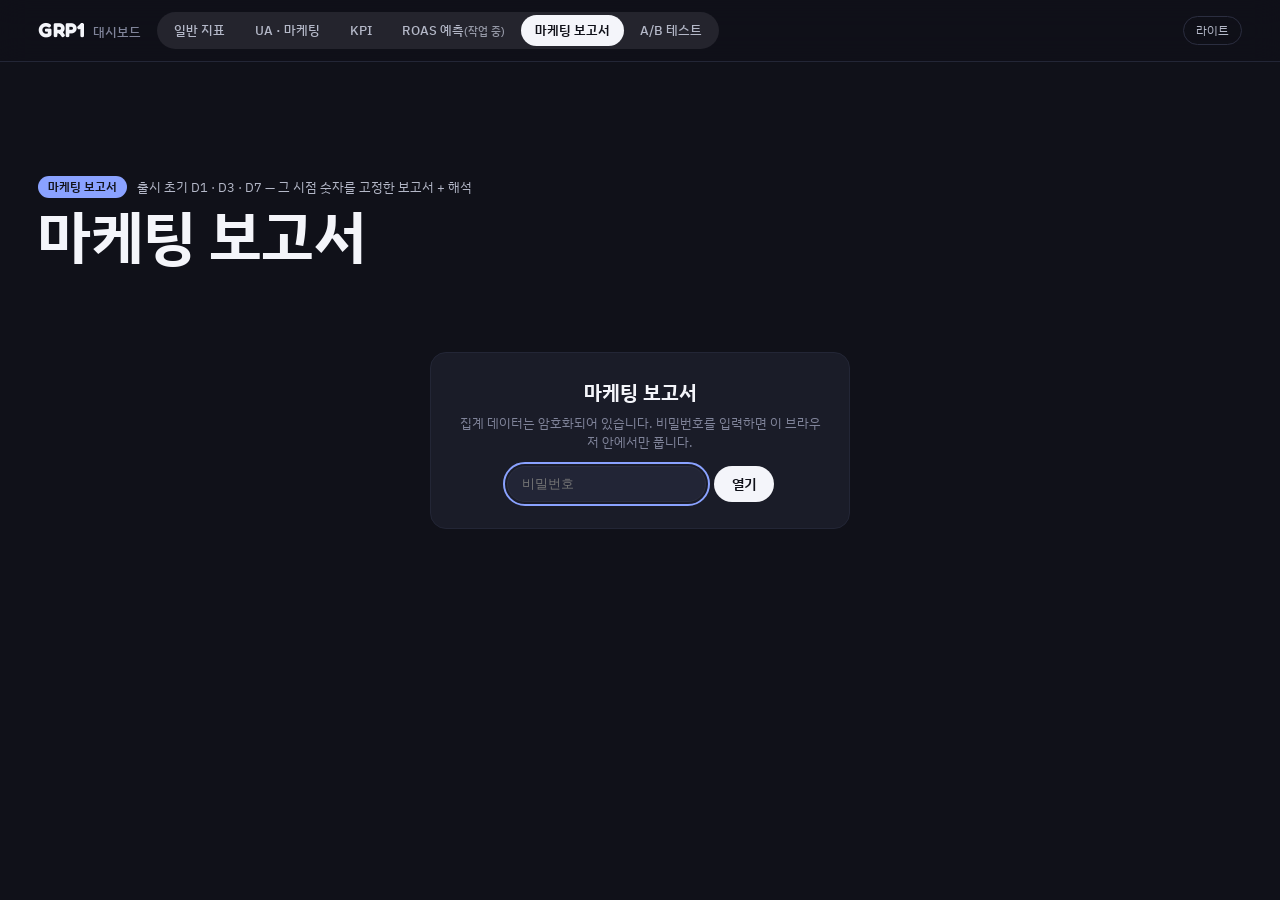
<file: launch.html>
<!DOCTYPE html>
<html lang="ko">
<head>
<meta charset="utf-8">
<meta name="viewport" content="width=device-width, initial-scale=1">
<title>마케팅 보고서 · GRP1 대시보드</title>
<link rel="preconnect" href="https://fonts.googleapis.com">
<link rel="preconnect" href="https://fonts.gstatic.com" crossorigin>
<link rel="stylesheet" href="https://fonts.googleapis.com/css2?family=Fredoka:wght@600;700&family=IBM+Plex+Sans+KR:wght@400;500;600&family=IBM+Plex+Mono:wght@400;500&display=swap">
<link rel="stylesheet" href="site.css">
<script src="site.js"></script>
<style>
/* 마케팅 보고서(2026-11-19) — 새 게임 UA 시작 후 D1·D3·D7 시점의 고정 스냅숏 + Claude 무인 해석.
   숫자는 launch.publish 산출을 그대로 그린다(다시 계산하지 않음, 비율만 [분자, 분모] 로 나눈다). 설계 docs/superpowers/specs/2026-11-19-launch-report-design.md */
*{box-sizing:border-box}
html,body{margin:0;background:var(--bg);color:var(--ink);font:14px/1.45 var(--font);-webkit-font-smoothing:antialiased}
button{font:inherit;color:inherit;cursor:pointer}
:focus-visible{outline:2px solid var(--gc,var(--accent));outline-offset:2px}
.wrap{padding:6px var(--gutter) 40px;max-width:calc(var(--maxw) + 2 * var(--gutter));margin:0 auto}
.muted{color:var(--ink-3)}
.toolbar{position:sticky;top:57px;z-index:15;margin:0 0 16px;padding:10px 0;background:color-mix(in srgb,var(--bg) 90%,transparent);
  backdrop-filter:blur(10px);-webkit-backdrop-filter:blur(10px);border-bottom:1px solid var(--line-soft)}
@media (max-width:720px){ .toolbar{position:static} }
.filters{display:flex;flex-wrap:wrap;gap:8px 10px;align-items:center}
.chip{display:inline-flex;align-items:center;gap:8px;background:var(--card);border:1px solid var(--line);border-radius:999px;padding:4px 6px 4px 14px}
.chip .lbl{font-size:12px;color:var(--ink-3)}
.osb,.nb{border:1px solid transparent;background:transparent;color:var(--ink-2);font-size:12.5px;padding:4px 11px;border-radius:999px}
.osb:hover,.nb:hover{color:var(--ink);border-color:var(--line)} .osb.on,.nb.on{background:var(--ink);color:var(--bg);font-weight:600}
.nb:disabled{opacity:.45;cursor:not-allowed;border-color:transparent}
.pstat{font-size:12px;color:var(--ink-3)}
.notice{margin:0 0 14px;padding:10px 14px;border:1px solid var(--line);border-radius:12px;font-size:12.5px;color:var(--ink-2);background:var(--card)}
.warn{border-color:color-mix(in srgb,var(--warn) 55%,transparent);background:color-mix(in srgb,var(--warn) 12%,transparent)}
.rhead{margin:0 0 16px;font-size:15px;font-weight:600}
.rhead .sub{display:block;margin-top:4px;font-size:12.5px;font-weight:400;color:var(--ink-3)}
main section{margin:0 0 22px;padding:18px 20px 22px;border:1px solid var(--line-soft);border-radius:18px;background:color-mix(in srgb,var(--card) 40%,var(--bg))}
main section > h2{display:flex;align-items:baseline;flex-wrap:wrap;gap:6px 10px;font-size:19px;font-weight:600;margin:0 0 16px;padding:0 0 12px;border-bottom:1px solid var(--line)}
main section > h2 .muted{font-weight:400;font-size:12.5px}
main section > h2::before{content:attr(data-no);align-self:center;font:600 11.5px/1 var(--mono);padding:5px 8px;border-radius:999px;color:var(--gc,var(--accent));background:color-mix(in srgb,var(--gc,var(--accent)) 16%,transparent)}
.tiles{display:grid;gap:10px;grid-template-columns:repeat(auto-fit,minmax(150px,1fr));margin:0 0 12px}
.tile{position:relative;background:var(--card);border:1px solid var(--line-soft);border-radius:12px;padding:11px 14px 12px;overflow:hidden;min-width:0}
.tile .k{font-size:12px;color:var(--ink-3);font-weight:500}
.tile .v{margin-top:4px;font:600 22px/1.1 var(--font);letter-spacing:-.01em}
.tile .s{margin-top:4px;font-size:11.5px;color:var(--ink-3)}
.grid2{display:grid;gap:12px;grid-template-columns:repeat(auto-fit,minmax(min(100%,420px),1fr))}
.card{background:var(--card);border:1px solid var(--line-soft);border-radius:12px;padding:12px 14px;min-width:0;margin:0 0 12px}
.card h3{display:flex;align-items:baseline;flex-wrap:wrap;gap:4px 8px;margin:0 0 8px;font-size:13px;font-weight:600;color:var(--ink-2)} .card h3 .muted{font-weight:400}
.card .foot{margin-top:6px;font-size:11.5px;color:var(--ink-3)}
.tscroll{overflow:auto;max-width:100%}
table{width:100%;border-collapse:collapse;font-size:12.5px;font-variant-numeric:tabular-nums}
th,td{padding:5px 8px;border-bottom:1px solid var(--line-soft);text-align:right;white-space:nowrap}
th{color:var(--ink-3);font-weight:500;border-bottom:1px solid var(--line)}
th:first-child,td:first-child{text-align:left;white-space:normal;min-width:120px}
tr.me td{font-weight:600;background:color-mix(in srgb,var(--gc,var(--accent)) 10%,var(--card))}
tr.dim td{color:var(--ink-3);opacity:.7}
td.na{color:var(--ink-3)}
.tag{display:inline-block;font-size:10.5px;padding:1px 7px;border-radius:999px;background:var(--chip);color:var(--ink-2);margin-left:4px;vertical-align:1px;white-space:nowrap}
svg{display:block;width:100%;height:auto;max-height:260px} svg text{font-family:var(--mono);font-size:10px;fill:var(--ink-3)}
svg .axis{stroke:var(--line);stroke-width:1} svg .gridl{stroke:var(--line-soft);stroke-width:1}
.empty{padding:22px;text-align:center;color:var(--ink-3);border:1px dashed var(--line);border-radius:10px;font-size:13px}
.nstat{display:flex;flex-wrap:wrap;gap:6px 10px;align-items:center;margin:0 0 12px;font-size:12.5px;color:var(--ink-2)}
.nstat .ok{color:var(--good);font-weight:600} .nstat .bad{color:var(--crit);font-weight:600} .nstat .wait{color:var(--warn);font-weight:600}
.note h3{font-size:15px;margin:18px 0 8px;color:var(--ink)} .note h3:first-child{margin-top:0} .note h4{font-size:13.5px;margin:14px 0 6px}
.note p{margin:6px 0;line-height:1.6} .note ul{margin:6px 0;padding-left:20px} .note li{margin:3px 0;line-height:1.55}
.note table{margin:8px 0} .note td,.note th{white-space:normal;text-align:left}
details.defs,details.more{margin-top:8px;background:var(--card);border:1px solid var(--line-soft);border-radius:14px;padding:12px 16px;color:var(--ink-2);font-size:12.5px}
details.defs summary,details.more summary{cursor:pointer;font-weight:600;color:var(--ink)} details.defs li{margin:4px 0}
.lock{max-width:420px;margin:48px auto;padding:26px;background:var(--card);border:1px solid var(--line-soft);border-radius:16px;text-align:center}
.lock b{font:700 20px var(--game)} .lock form{display:flex;gap:8px;justify-content:center;margin-top:14px}
.lock input{background:var(--card-2);border:1px solid var(--line);border-radius:999px;padding:8px 14px;color:var(--ink);min-width:0}
.lock button{border:0;border-radius:999px;padding:8px 18px;background:var(--ink);color:var(--bg);font-weight:600}
.err{color:var(--crit)}
@media (max-width:720px){
  .tile .v{font-size:19px} main section{padding:14px 12px 16px} .tiles{grid-template-columns:repeat(2,minmax(0,1fr))}
  .chip{flex-wrap:wrap;border-radius:14px} th:first-child,td:first-child{min-width:96px}
}
</style>
</head>
<body>
<header class="gx-bar">
  <a class="gx-brand" href="index.html" data-keep-hash title="메인으로"><b>GRP1</b><span>대시보드</span></a>
  <nav class="gx-switch" aria-label="보드"><a href="general.html" data-keep-hash>일반 지표</a><a href="ua.html" data-keep-hash>UA · 마케팅</a><a href="kpi.html" data-keep-hash>KPI</a><a href="payback.html" data-keep-hash>ROAS 예측<span style="font-size:10.5px;opacity:.8">(작업 중)</span></a><a href="launch.html" data-keep-hash aria-current="page">마케팅 보고서</a><a href="experiment.html" data-keep-hash>A/B 테스트</a></nav>
  <div class="gx-right"><span id="gen" class="gx-gen"></span><button class="gx-btn" id="theme" type="button">라이트</button></div>
</header>
<section class="gx-hero" id="hero">
  <div class="gx-wash"></div><img class="gx-art" alt="" hidden><div class="gx-shade"></div>
  <div class="gx-copy">
    <div class="gx-when"><span class="gx-pill">마케팅 보고서</span><span>출시 초기 D1 · D3 · D7 — 그 시점 숫자를 고정한 보고서 + 해석</span></div>
    <h1 class="gx-name">마케팅 보고서</h1>
    <div class="gx-doc" id="hdoc"></div>
  </div>
  <nav class="gx-games" id="games" role="tablist" aria-label="게임"></nav>
</section>
<main class="wrap">
  <div id="lock" hidden></div>
  <div id="board" hidden>
    <div class="toolbar"><div class="filters" id="filters"></div></div>
    <div id="notice"></div>
    <div id="head" class="rhead"></div>
    <div id="nobody" hidden></div>
    <div id="body">
      <section id="s1"><h2 data-no="Ⅰ">요약 · 다른 게임 비교 <span class="muted">같은 OS · 같은 시점 · 같은 표본 규칙</span></h2><div id="b1"></div></section>
      <section id="s2"><h2 data-no="Ⅱ">리텐션 · 진행 <span class="muted">레벨 지표 = 설치 후 n일 관측 창</span></h2><div id="b2"></div></section>
      <section id="s3"><h2 data-no="Ⅲ">매출</h2><div id="b3"></div></section>
      <section id="s4"><h2 data-no="Ⅳ">소재 <span class="muted">AppsFlyer 광고(Ad) · 매출은 유료만</span></h2><div id="b4"></div></section>
      <section id="s5"><h2 data-no="Ⅴ">국가 · 권역 <span class="muted">광고비 = Master 국가별 · 매출은 유료만</span></h2><div id="b5"></div></section>
      <section id="s6"><h2 data-no="Ⅵ">해석 · 의견 <span class="muted">Claude 무인 작성 — 읽고 수정 요청하면 고친다</span></h2><div id="b6"></div></section>
    </div>
    <details class="defs"><summary>정의 · 한계</summary><ul id="defs"></ul></details>
  </div>
</main>

<script>
GX.prehero(document.getElementById('hero'));
// 평문은 로컬(file:·localhost)이나 ?data= 명시일 때만 — 공개 사이트엔 암호문만 있다(다른 보드와 같은 규칙). ?data=test → launch-data.test.js
(function(){ var k = new URLSearchParams(location.search).get('data'); var f = k && /^[a-z0-9_-]{1,20}$/.test(k) && k!=='real' ? 'launch-data.'+k+'.js' : 'launch-data.js';
  if (GX.wantsPlain()) document.write('<script src="'+f+'"><\/script>'); })();
</script>
<script src="launch-data.enc.js"></script>
<script>
(function(){
'use strict';
const $ = id => document.getElementById(id), esc = GX.esc;
GX.wireTheme($("theme")); GX.withHash();
const CELL_MIN = 20;              // launch/config.py CELL_MIN — 칸 표본이 이보다 작으면 흐리게(해석 근거 금지)
const NS = [1, 3, 7];
const OSN = {ios: "iOS", aos: "Android"};
const Q = new URLSearchParams(location.search);
const fmt = {
  n: v => v == null ? "–" : Math.round(v).toLocaleString("en-US"),
  usd: (v, d = 2) => v == null || !isFinite(v) ? "–" : "$" + Number(v).toLocaleString("en-US", {minimumFractionDigits: d, maximumFractionDigits: d}),
  p: (v, d = 1) => v == null || !isFinite(v) ? "–" : (v * 100).toFixed(d) + "%",
};
const rt = (a, b) => b ? a / b : null;                            // [분자, 분모] → 비율
const pr = x => x ? fmt.p(rt(x[0], x[1])) : "–";
const prn = x => x ? `${fmt.p(rt(x[0], x[1]))} <span class="muted">(${fmt.n(x[0])}/${fmt.n(x[1])})</span>` : "–";
let D = null, G = null, KEY = null, notTarget = null;
const st = {plat: null, n: 1};

const tile = (label, value, sub) => `<div class="tile"><div class="k">${esc(label)}</div><div class="v">${value}</div><div class="s">${sub || ""}</div></div>`;
const card = (title, body, foot = "") => `<div class="card"><h3>${title}</h3>${body}${foot ? `<div class="foot">${foot}</div>` : ""}</div>`;
const empty = msg => `<div class="empty">${esc(msg)}</div>`;
const table = (id, head, rows) => `<div class="tscroll"><table${id ? ` id="${id}"` : ""}><thead><tr>${head.map(h => `<th>${h}</th>`).join("")}</tr></thead><tbody>${rows.join("")}</tbody></table></div>`;
const band = b => b[1] == null ? `L${b[0]}+` : (b[0] === b[1] ? `L${b[0]}` : `L${b[0]}–${b[1]}`);

function pendText(p) {
  if (!p) return "아직 대기 상태 없음";
  if (p.state === "collecting") return `표본 모으는 중 ${fmt.n(p.have)}/${fmt.n(p.need)}`;
  if (p.state === "wait_data") return `데이터 도착 대기 (마감 ${p.T})`;
  if (p.state === "wait_revenue") return `광고 매출 도착 대기 (마감 ${p.T})`;
  if (p.state === "expired") return `표본 ${fmt.n(p.need)} 미달로 종료`;
  return "생성 대기";
}
const rep = (plat, n) => ((G.reports || {})[plat] || {})[String(n)] || null;
const pend = (plat, n) => ((G.pending || {})[plat] || {})[String(n)] || null;

function drawFilters() {
  const plats = G.plats.length ? G.plats : Object.keys(G.reports);
  let h = `<span class="chip"><span class="lbl">시점</span>${NS.map(n => { const r = rep(st.plat, n), t = r ? `D${n} 보고서` : pendText(pend(st.plat, n));
    return `<button class="nb${st.n === n && r ? " on" : ""}" type="button" data-n="${n}" title="${esc(t)}"${r ? "" : " disabled"}>D${n}</button>`; }).join("")}</span>`;
  if (plats.length > 1) h += `<span class="chip"><span class="lbl">OS</span>${plats.map(p => `<button class="osb${st.plat === p ? " on" : ""}" type="button" data-p="${p}">${OSN[p] || p}</button>`).join("")}</span>`;
  const waits = NS.filter(n => !rep(st.plat, n)).map(n => `D${n} ${pendText(pend(st.plat, n))}`);
  if (waits.length) h += `<span class="pstat">${esc(waits.join(" · "))}</span>`;
  $("filters").innerHTML = h;
  $("filters").querySelectorAll(".nb").forEach(b => b.addEventListener("click", () => { if (!b.disabled) { st.n = +b.dataset.n; render(); } }));
  $("filters").querySelectorAll(".osb").forEach(b => b.addEventListener("click", () => { st.plat = b.dataset.p; pickN(); render(); }));
}
function pickN() { if (!rep(st.plat, st.n)) st.n = NS.find(n => rep(st.plat, n)) || st.n; }

function render() {
  drawFilters();
  $("notice").innerHTML = notTarget ? `<div class="notice">${esc(notTarget)}은(는) 보고서 대상이 아닙니다 — 대상: ${esc(D.report_keys.map(k => D.games[k].name).join(" · "))} (출시 후 D1·D3·D7 보고서는 새로 추가되는 게임부터)</div>` : "";
  const R = rep(st.plat, st.n);
  if (!R) {
    $("head").innerHTML = `${esc(G.name)} · ${OSN[st.plat] || st.plat} <span class="sub">${esc(NS.map(n => `D${n} ${pendText(pend(st.plat, n))}`).join(" · "))}</span>`;
    $("nobody").innerHTML = empty(`아직 보고서가 없습니다 — ${pendText(pend(st.plat, 1))}. 보고서는 Dn 이 끝난 유료 설치가 200명 이상 모인 날을 마감으로 만듭니다.`);
    $("nobody").hidden = false; $("body").hidden = true;
    return;
  }
  $("nobody").hidden = true; $("body").hidden = false;
  const S = R.snap, n = S.n;
  const warn = [];
  if (S.norev) warn.push("광고 매출 원시가 마감일까지 도착하지 않은 채 만든 보고서 — ROAS 가 낮게 잡혀 있다");
  if (!S.organic_from) warn.push("이 OS 는 오가닉 원시가 없어 '오가닉 포함' ROAS 가 실제로는 유료 설치자 매출만이다");
  else if (S.organic_from > S.S) warn.push(`설치일 ${S.organic_from} 전은 오가닉 원시가 온전하지 않아 '오가닉 포함' ROAS 가 그 날들만 유료 설치자 매출이다`);
  // 매출 출처(설계 4.1) — Cohort API 면 ROAS·설치일별·소재·국가 매출이 그것, 레벨 구간별 매출·상위 10명은 원시 유저 매출(도착한 날까지)
  const fromCohort = S.rev_source === "cohort_api";
  if (fromCohort && S.user_rev_until && S.user_rev_until < S.T) warn.push(`레벨 구간별 매출·상위 10명 비중은 원시 매출 ${S.user_rev_until} 까지만 — 그 뒤 날 매출이 빠져 있다(ROAS 는 Cohort API 라 온전)`);
  (S.rebuilt || []).forEach(r => warn.push(`재산출 ${r.at} — ${r.reason}`));
  const src = fromCohort ? `매출 = AF Cohort API(완료된 날만, 받은 시각 ${esc(S.cohort_fetched_at || "?")}) · 설치·잔존·레벨 = 원시` : "매출 = 원시";
  $("head").innerHTML = `${esc(G.name)} · D${n} · 마케팅 ${S.mday}일차 작성 · 마감 ${esc(S.T)} · 관측 창 유료 ${fmt.n(S.base.n)}명`
    + `<span class="sub">${OSN[S.plat] || S.plat} · 첫 유료 설치 ${esc(S.S)} · 관측 창 = 설치일 ${esc(S.base.days[0])}~${esc(S.base.days[S.base.days.length - 1])} 유저를 각자 설치 후 ${n}일까지 · 생성 ${esc(S.created_at)} · ${src}</span>`
    + warn.map(w => `<div class="notice warn" style="margin-top:8px">${esc(w)}</div>`).join("");
  renderS1(R); renderS2(S); renderS3(S); renderS4(S); renderS5(S); renderS6(R);
}

function sumCells(s, n) {
  const m = s.summary, nk = String(n);
  return [fmt.n(m.n), fmt.usd(m.cost), fmt.usd(m.cpi), pr(m.ret["1"]), ...(n > 1 ? [pr(m.ret[nk])] : []),
          pr(m.roas_all["1"]), ...(n > 1 ? [pr(m.roas_all[nk])] : []), pr(m.reach["5"]), pr(m.reach["10"]), fmt.p(m.top10_share)];
}
// Dk 합산 범위 — D3·D7 보고서의 D1 은 D1 이 끝난 설치일 전부라 관측 창보다 넓은 다른 코호트다(최종 리뷰 11-19). 타일마다 범위·인원을 붙인다
const coh = (m, k) => { const c = (m.cohorts || {})[String(k)]; return c ? `설치일 ${esc(c.from)}~${esc(c.to)} · ${fmt.n(c.n)}명` : ""; };
function renderS1(R) {
  const S = R.snap, m = S.summary, n = S.n, nk = String(n);
  let h = `<div class="tiles">` + tile("유료 설치", fmt.n(m.n), "관측 창") + tile("광고비", fmt.usd(m.cost)) + tile("CPI", fmt.usd(m.cpi))
    + tile("D1 잔존", pr(m.ret["1"]), coh(m, 1))
    + (n > 1 ? tile(`D${n} 잔존`, pr(m.ret[nk]), coh(m, n)) : "")
    + tile("D1 ROAS", pr(m.roas_all["1"]), `${coh(m, 1)} · 유료만 ${pr(m.roas_paid["1"])}`)
    + (n > 1 ? tile(`D${n} ROAS`, pr(m.roas_all[nk]), `${coh(m, n)} · 유료만 ${pr(m.roas_paid[nk])}`) : "")
    + tile("L5+ 도달", pr(m.reach["5"]), `설치 후 ${n}일`) + tile("L10+ 도달", pr(m.reach["10"]), `설치 후 ${n}일`)
    + tile("상위 10명 매출 비중", fmt.p(m.top10_share), "높으면 ROAS 차이를 단정하지 않는다") + `</div>`;
  const head = ["게임", "구분", "첫 유료 설치", "마감", "설치", "광고비", "CPI", "D1 잔존", ...(n > 1 ? [`D${n} 잔존`] : []), "D1 ROAS", ...(n > 1 ? [`D${n} ROAS`] : []), "L5+", "L10+", "상위 10명"];
  const rows = [`<tr class="me"><td>${esc(G.name)}</td><td>보고서</td><td>${esc(S.S)}</td><td>${esc(S.T)}</td>${sumCells(S, n).map(v => `<td>${v}</td>`).join("")}</tr>`]
    .concat(R.compare.slice().sort((a, b) => a.S < b.S ? 1 : -1).map(c => `<tr${c.summary.n < CELL_MIN ? ' class="dim"' : ""}><td>${esc(c.name)}${c.after_note ? '<span class="tag">해석 뒤 추가</span>' : ""}</td><td>${c.kind === "report" ? "보고서" : "소급 계산"}</td><td>${esc(c.S)}</td><td>${esc(c.T)}</td>${sumCells(c, n).map(v => `<td>${v}</td>`).join("")}</tr>`));
  const W = S.window || {}, wk = Object.keys(W.ret || {}).map(Number).sort((a, b) => a - b);
  if (wk.length) h += card(`관측 창 코호트 추이 <span class="muted">설치일 ${esc(S.base.days[0])}~${esc(S.base.days[S.base.days.length - 1])} · ${fmt.n(S.base.n)}명 — 같은 코호트라 D0→D${n} 변화는 이 표로 읽는다</span>`,
    table("win", ["Dk", "잔존", "ROAS(오가닉 포함)", "ROAS(유료만)"], wk.map(k => `<tr><td>D${k}</td><td>${prn(W.ret[k])}</td><td>${pr(W.roas_all[k])}</td><td>${pr(W.roas_paid[k])}</td></tr>`)));
  h += card(`같은 D${n} · ${OSN[S.plat] || S.plat} 다른 게임 <span class="muted">ROAS = 오가닉 포함 · 도달 = 설치 후 ${n}일 · 소급 계산 = 지난 출시를 같은 규칙(표본 200·관측 창)으로 계산한 숫자</span>`,
    table("cmp", head, rows),
    `설치·광고비·CPI·도달·${n > 1 ? `D${n}` : "D1"} 열 = 관측 창(같은 표본 규칙).${n > 1 ? ` D1 열 = D1 이 끝난 설치일 전부(관측 창보다 넓고 게임마다 인원이 다르다).` : ""}`
    + (R.compare.length ? "" : " 비교할 같은 시점 게임이 아직 없습니다."));
  $("b1").innerHTML = h;
}

function reachSvg(reach, base) {
  const W = 560, H = 200, L = 34, B = 22, T = 8, Rr = 8, xs = reach.map(r => r[0]), maxN = Math.max(...xs, 1);
  const X = N => L + (N - 1) / Math.max(maxN - 1, 1) * (W - L - Rr), Y = v => T + (1 - v) * (H - T - B);
  let g = "";
  [0, .25, .5, .75, 1].forEach(v => { g += `<line class="gridl" x1="${L}" x2="${W - Rr}" y1="${Y(v)}" y2="${Y(v)}"/><text x="${L - 4}" y="${Y(v) + 3}" text-anchor="end">${v * 100}%</text>`; });
  xs.filter(N => N === 1 || N % 10 === 0).forEach(N => { g += `<text x="${X(N)}" y="${H - 6}" text-anchor="middle">L${N}</text>`; });
  const pts = reach.map(r => `${X(r[0]).toFixed(1)},${Y(base ? r[1] / base : 0).toFixed(1)}`).join(" ");
  return `<svg viewBox="0 0 ${W} ${H}" role="img" aria-label="도달 곡선">${g}<line class="axis" x1="${L}" x2="${W - Rr}" y1="${Y(0)}" y2="${Y(0)}"/><polyline points="${pts}" fill="none" stroke="var(--gc,var(--accent))" stroke-width="2"/></svg>`;
}
function renderS2(S) {
  const n = S.n, start = S.entry_signal === "start";
  const ret = Object.keys(S.retention).map(Number).sort((a, b) => a - b).map(k => `<tr><td>D${k}</td><td>${fmt.n(S.retention[k][0])}</td><td>${fmt.n(S.retention[k][1])}</td><td>${pr(S.retention[k])}</td></tr>`);
  const nextLbl = start ? "다음 레벨 시작" : (S.entry_signal === "fail" ? "다음 레벨 진입" : "다음 레벨 클리어");
  const stops = S.stops.filter(x => x.cleared > 0 || (x.started || 0) > 0).map(x => `<tr${x.cleared < CELL_MIN ? ' class="dim"' : ""}><td>L${x.lv}</td><td>${fmt.n(x.cleared)}</td><td>${fmt.n(x.entered_next)}</td><td>${x.cleared ? fmt.p(1 - x.entered_next / x.cleared) : "–"}</td>`
    + `<td${start ? "" : ' class="na"'}>${start ? (x.gap_med_sec == null ? "–" : Math.round(x.gap_med_sec) + "초") : "해당 없음"}</td>`
    + (start ? `<td>${fmt.n(x.started)}</td><td>${x.started ? fmt.p(x.start_noclear / x.started) + ` <span class="muted">(${fmt.n(x.start_noclear)})</span>` : "–"}</td>` : "") + `</tr>`);
  const d0 = S.d0lv_d1.map(x => `<tr${x.n < CELL_MIN ? ' class="dim"' : ""}><td>${band(x.band)}</td><td>${fmt.n(x.n)}</td><td>${x.n ? fmt.p(x.d1 / x.n) : "–"}</td></tr>`);
  $("b2").innerHTML = `<div class="grid2">`
    + card(`잔존 <span class="muted">Dk = 설치일 ~마감−k 설치자 중 k일째 접속(인앱 이벤트)</span>`, table(null, ["Dk", "접속", "설치", "잔존"], ret))
    + card(`도달 곡선 <span class="muted">관측 창 설치 ${fmt.n(S.base.n)}명 중 설치 후 ${n}일까지 최고 클리어 ≥ N</span>`, reachSvg(S.reach, S.base.n))
    + `</div>`
    + card(`레벨 사이 이탈 <span class="muted">L 클리어 → ${nextLbl} 없음 = 정지 · 설치 후 ${n}일 안${start ? " · 시간 = L 클리어 → L+1 시작 중앙값" : ""}</span>`,
      table(null, ["레벨", "클리어", nextLbl, "정지율", "다음 시작까지", ...(start ? ["시작", "시작 후 미클리어"] : [])], stops),
      `클리어 ${CELL_MIN}명 미만 레벨은 흐리게. ${start ? "" : "이 게임은 level_start 를 AppsFlyer 로 보내지 않아 시간 열은 해당 없음."}`)
    + card(`D0 최고 레벨별 D1 잔존 <span class="muted">설치일 ~마감−1 설치자</span>`, table(null, ["D0 최고 클리어", "설치", "D1 잔존"], d0));
}

function renderS3(S) {
  const n = S.n;
  const rows = S.by_day.map(x => `<tr><td>${esc(x.d)}</td><td>${fmt.n(x.n)}</td><td>${fmt.usd(x.cost)}</td><td>${fmt.usd(x.n ? x.cost / x.n : null)}</td>`
    + x.rev_all.map((v, k) => v == null ? '<td class="na">—</td>' : `<td>${x.cost ? fmt.p(v / x.cost) : "–"}</td>`).join("")
    + x.ret.map((v, k) => k === 0 ? "" : (v == null ? '<td class="na">—</td>' : `<td>${x.n ? fmt.p(v / x.n) : "–"}</td>`)).join("") + `</tr>`);
  const head = ["설치일", "설치", "광고비", "CPI", ...Array.from({length: n + 1}, (_, k) => `D${k} ROAS`), ...Array.from({length: n}, (_, k) => `D${k + 1} 잔존`)];
  const tot = S.rev_total || 0, bn = S.base.n || 0;
  const lv = S.rev_by_level.map(x => `<tr${x.users < CELL_MIN ? ' class="dim"' : ""}><td>${band(x.band)}</td><td>${fmt.n(x.users)}</td><td>${bn ? fmt.p(x.users / bn) : "–"}</td><td>${fmt.usd(x.rev)}</td><td>${tot ? fmt.p(x.rev / tot) : "–"}</td><td>${fmt.usd(x.users ? x.rev / x.users : null, 3)}</td></tr>`);
  $("b3").innerHTML = card(`설치일별 <span class="muted">ROAS = 오가닉 포함 누적 매출 ÷ 그날 광고비 · — = 아직 그 Dk 가 끝나지 않음</span>`, table(null, head, rows))
    + card(`설치 후 ${n}일 최고 레벨 구간별 매출 <span class="muted">유료 설치자 매출(D0~D${n}) · 관측 창 · 원시${S.rev_source === "cohort_api" && S.user_rev_until && S.user_rev_until < S.T ? ` ${esc(S.user_rev_until)} 까지만` : ""}</span>`,
      table(null, ["최고 클리어", "유저", "유저 비중", "매출", "매출 비중", "1인당"], lv), `상위 10명 비중 ${fmt.p(S.summary.top10_share)} — 초반 광고 매출은 몇 명이 좌우한다.`);
}

function grpRows(list, nameKey, n) {
  return list.map(x => `<tr${x.n < CELL_MIN ? ' class="dim"' : ""}><td>${esc(x[nameKey])}</td><td>${fmt.n(x.n)}</td><td>${fmt.usd(x.cost)}</td><td>${fmt.usd(x.n ? x.cost / x.n : null)}</td>`
    + `<td>${x.cost ? fmt.p(x.rev1 / x.cost) : "–"}</td>${n > 1 ? `<td>${x.cost ? fmt.p(x.revn / x.cost) : "–"}</td>` : ""}`
    + `<td>${x.n ? fmt.p(x.ret1 / x.n) : "–"}</td>${n > 1 ? `<td>${x.n ? fmt.p(x.retn / x.n) : "–"}</td>` : ""}`
    + (nameKey === "a" ? `<td>${x.lv0_med == null ? "–" : x.lv0_med}</td>` : "") + `</tr>`);
}
const grpHead = (first, n, lv) => [first, "설치", "광고비", "CPI", "D1 ROAS(유료만)", ...(n > 1 ? [`D${n} ROAS(유료만)`] : []), "D1 잔존", ...(n > 1 ? [`D${n} 잔존`] : []), ...(lv ? ["D0 최고 레벨 중간값"] : [])];
function renderS4(S) {
  $("b4").innerHTML = S.creatives.length ? card(`소재별 <span class="muted">광고비 순 · 설치 ${CELL_MIN}명 미만 흐리게</span>`, table(null, grpHead("소재", S.n, true), grpRows(S.creatives, "a", S.n))) : empty("소재 데이터 없음");
}
function renderS5(S) {
  $("b5").innerHTML = `<div class="grid2">` + card(`권역 <span class="muted">Tier1 = UK·CA·AU·DE·FR·NL</span>`, table(null, grpHead("권역", S.n, false), grpRows(S.regions, "r", S.n)))
    + card(`국가 <span class="muted">광고비 순</span>`, table(null, grpHead("국가", S.n, false), grpRows(S.countries, "cc", S.n))) + `</div>`;
}

function renderS6(R) {
  const N = R.note, m = (N && N.meta) || {};
  let s = "";
  if (!N) s = `<span class="wait">작성 대기</span><span class="muted">다음 갱신 회차(09:30·20:00)에 Claude 가 쓴다</span>`;
  else if (m.status === "written") s = `<span class="ok">작성됨</span><span>${esc(m.model || "")}</span><span class="muted">${esc(m.generated_at || "")}</span>`
    + (m.revised || []).map(r => `<span class="tag">수정 ${esc(r.at)}</span>`).join("");
  else s = `<span class="bad">작성 실패</span><span>${esc(m.reason || "")}</span><span class="muted">시도 ${esc(m.attempts || 0)}회 · ${esc(m.generated_at || "")}</span>`;
  let h = `<div class="nstat">${s}</div>`;
  if (N && m.status === "written") {
    h += `<div class="note">${N.html}</div>`;
    const u = m.unverified || [];
    if (u.length) h += `<details class="more"><summary>스냅숏에서 확인 안 된 숫자 ${u.length}개</summary><div style="margin-top:6px">${esc(u.join(" · "))} — 스냅숏 숫자(또는 그 비율)와 맞지 않는 인용. 읽을 때 주의.</div></details>`;
  }
  $("b6").innerHTML = h;
}

function useGame(key, remember) {
  KEY = key; G = D.games[key];
  const plats = G.plats.length ? G.plats : Object.keys(G.reports);
  st.plat = plats.includes(Q.get("os")) ? Q.get("os") : (plats.find(p => G.reports[p]) || plats[0]);
  const qn = +Q.get("n"); st.n = NS.includes(qn) && rep(st.plat, qn) ? qn : (NS.find(n => rep(st.plat, n)) || 1);
  if (remember) GX.rememberGame(key);
  GX.hero($("hero"), key, G.name);
  $("games").querySelectorAll(".gx-game").forEach(b => b.setAttribute("aria-selected", b.dataset.g === key));
  $("hdoc").textContent = `${plats.map(p => OSN[p] || p).join(" · ")} · Dn 보고서 = Dn 이 끝난 유료 설치 200명 이상 모인 날 마감 · 숫자 고정 · ROAS = 오가닉 포함(유료만 병기)`;
  $("defs").innerHTML = [
    "표본 하한 200 — Dn 보고서는 설치일 S(첫 유료 설치일)~T−n 의 유료 설치 합이 처음 200명 이상이 되는 날 T 를 마감으로 만든다. 모자라면 기다리고, 출시 후 45일이 지나도 안 모이면 만들지 않는다.",
    "관측 창 — 레벨·도달·정지·레벨 구간별 매출·소재·국가·요약의 설치·광고비·CPI 는 설치일 S..T−n 유저를 각자 설치 후 n일까지로 끊어 센다(오래 지켜본 유저가 섞여 게임 간 비교가 깨지지 않게).",
    "잔존 Dk = 설치일 S..T−k 유저 중 k일째 인앱 이벤트가 있는 유저(UA 보드와 같은 정의, 광고 유저). 재설치로 새로 생긴 AppsFlyer ID 는 원래 설치 유저로 합쳐 센다.",
    "ROAS 기본 = 오가닉 포함(그 설치일 유저 전체의 광고 매출 + IAP 순매출 ÷ 광고비, UA 보드와 같은 계산). 유료만 = 논오가닉 유저 매출만(KR 제외) — 마케팅팀 문서는 유료만이라 숫자가 다를 수 있다. 소재·국가는 유료만(오가닉을 나눌 수 없다).",
    "매출 출처 — 보고서 머리 줄에 적는다. AF Cohort API(완료된 날만)는 원시보다 하루 빨리 온다(11-19 pc D0 529건 $99.46 = 원시와 같음): ROAS·설치일별·소재·국가 매출을 여기서 받고, IAP 는 우리처럼 순매출(× 0.7)로 맞춘다. 레벨 구간별 매출·상위 10명 비중은 유저 단위라 원시 — 마감일까지 원시 매출이 안 왔으면 그만큼 빠진 값이다. 소급 계산 행(지난 출시)은 원시.",
    "숫자는 그 시점에 고정 — 나중에 원시가 늦게 들어와도 바뀌지 않는다. 버그로 다시 만들면 머리 줄에 '재산출' 과 사유가 붙는다.",
    "비교 행 = 같은 OS · 같은 Dn · 같은 표본 규칙. '소급 계산' 은 지난 출시를 같은 규칙으로 원시를 잘라 계산한 숫자(해석 없음).",
    "KR 설치 제외. 칸 표본 20명 미만은 흐리게(해석 근거로 쓰지 않는다).",
    "해석 · 의견은 Claude(Opus)가 스냅숏·비교·게임 공통 관측만 보고 무인으로 쓴다. 읽고 수정을 요청하면 세션에서 고친다(숫자는 그대로, 수정 날짜 표시).",
  ].map(s => `<li>${esc(s)}</li>`).join("");
  render();
}

function boot(data) {
  D = data; const keys = D.report_keys || [];
  if (!keys.length) { $("lock").hidden = false; $("lock").innerHTML = empty("보고서 대상 게임이 아직 없음 — python -m launch.publish"); return; }
  $("lock").hidden = true; $("board").hidden = false;
  $("gen").textContent = `산출 ${D.generated_at || ""}`;
  $("games").innerHTML = keys.map(k => GX.posterBtn(k, D.games[k].name, false)).join("");
  $("games").querySelectorAll(".gx-game").forEach(b => b.addEventListener("click", () => { notTarget = null; useGame(b.dataset.g, true); }));
  const want = Q.get("game") || GX.lastGame();
  if (want && keys.includes(want)) return useGame(want, !!Q.get("game"));
  // 이어진 게임이 보고서 대상이 아니면 가장 최근 출시 게임을 연다(마지막 게임 기억은 그대로 둔다 — 다른 보드로 돌아가면 원래 게임)
  if (want) notTarget = (GX.GAMES[want] || {}).name || want;
  const S0 = k => { const g = D.games[k], ss = []; Object.values(g.reports).forEach(o => Object.values(o).forEach(r => ss.push(r.snap.S)));
    Object.values(g.pending || {}).forEach(o => Object.values(o).forEach(p => p.S && ss.push(p.S))); return ss.sort()[0] || ""; };
  useGame(keys.slice().sort((a, b) => S0(a) < S0(b) ? 1 : -1)[0], false);
}

/* ── 데이터: 평문(launch-data.js, 로컬) → 암호문(launch-data.enc.js, 공개 URL) — 다른 보드와 같은 형식·비밀번호·저장 키 ── */
const PWKEY = "genboard:pass", b64 = GX.b64;
async function decryptData(enc, pass) {
  const km = await crypto.subtle.importKey("raw", new TextEncoder().encode(pass), "PBKDF2", false, ["deriveKey"]);
  const key = await crypto.subtle.deriveKey({name: "PBKDF2", salt: b64(enc.salt), iterations: enc.iter, hash: "SHA-256"}, km, {name: "AES-GCM", length: 256}, false, ["decrypt"]);
  return JSON.parse(new TextDecoder().decode(await crypto.subtle.decrypt({name: "AES-GCM", iv: b64(enc.iv)}, key, b64(enc.ct))));
}
function showUnlock(enc, err) {
  $("lock").hidden = false;
  $("lock").innerHTML = `<div class="lock"><b>마케팅 보고서</b><div class="${err ? "err" : ""}" style="margin:8px 0 0;font-size:13px;color:${err ? "" : "var(--ink-3)"}">${err || "집계 데이터는 암호화되어 있습니다. 비밀번호를 입력하면 이 브라우저 안에서만 풉니다."}</div>
    <form id="pwform"><input type="password" id="pw" placeholder="비밀번호" autocomplete="current-password"><button type="submit">열기</button></form></div>`;
  $("pwform").onsubmit = async ev => { ev.preventDefault();
    try { const pass = $("pw").value; const data = await decryptData(enc, pass); try { localStorage.setItem(PWKEY, pass); } catch (e) {} boot(data); }
    catch (e) { showUnlock(enc, "비밀번호가 맞지 않습니다."); } };
  $("pw").focus();
}
(async function init() {
  const plain = window.LAUNCH_DATA;
  if (plain && plain.games) return boot(plain);
  const enc = window.LAUNCH_DATA_ENC;
  if (!enc) { $("lock").hidden = false; $("lock").innerHTML = empty("launch-data.js 가 없거나 비어 있음 — python -m launch.publish 실행"); return; }
  if (!(window.crypto && crypto.subtle)) { $("lock").hidden = false; $("lock").innerHTML = empty("이 환경에서는 암호를 풀 수 없습니다. https 주소 또는 로컬 파일로 열어야 합니다."); return; }
  const m = /(?:^#|[#&])k=([^&]+)/.exec(location.hash);
  if (m) { try { const pass = decodeURIComponent(m[1]); const data = await decryptData(enc, pass); try { localStorage.setItem(PWKEY, pass); } catch (e) {} return boot(data); } catch (e) {} }
  let saved = null; try { saved = localStorage.getItem(PWKEY); } catch (e) {}
  if (saved) { try { return boot(await decryptData(enc, saved)); } catch (e) {} }
  showUnlock(enc, null);
})();
})();
</script>
</body>
</html>
</file>
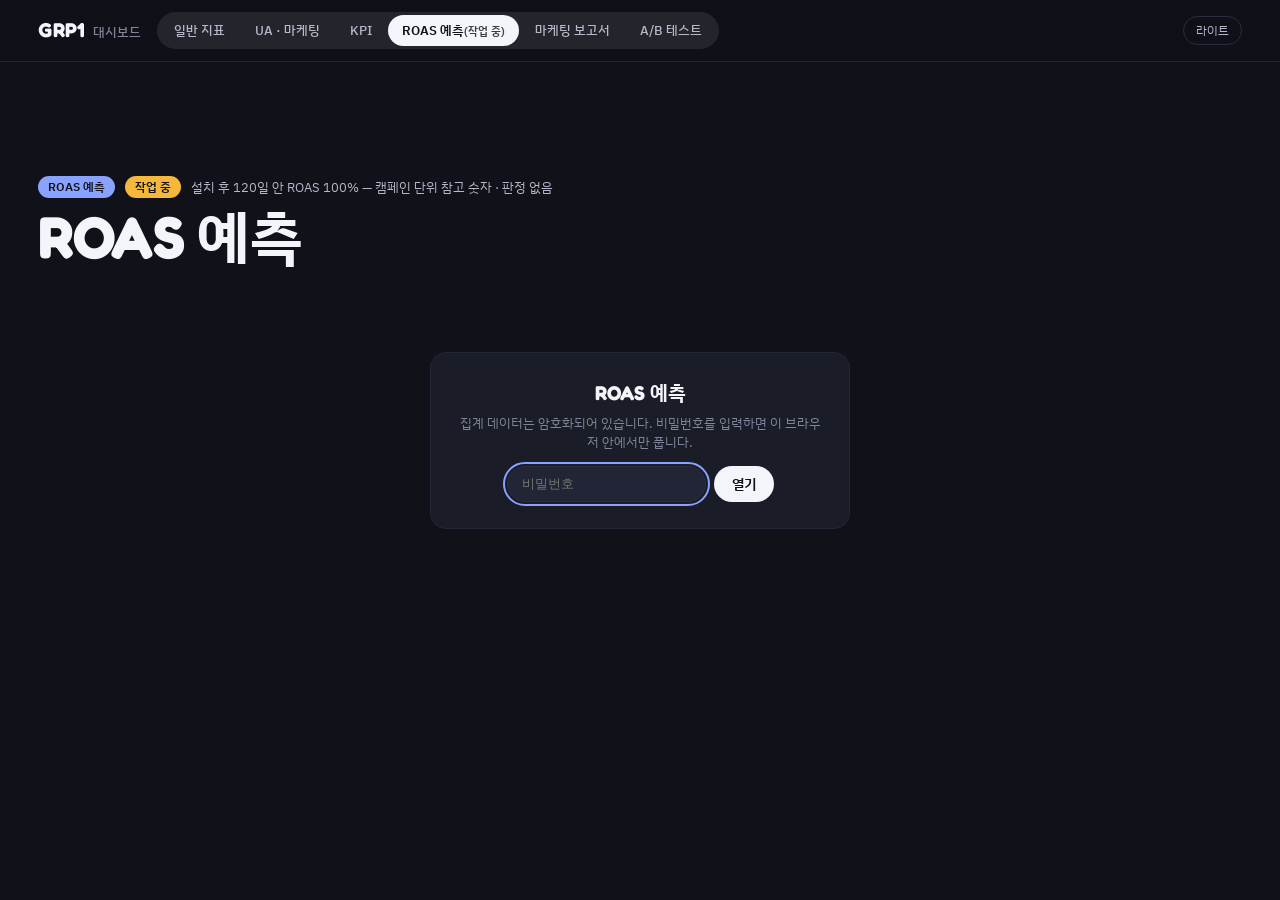
<file: payback.html>
<!DOCTYPE html>
<html lang="ko">
<head>
<meta charset="utf-8">
<meta name="viewport" content="width=device-width, initial-scale=1">
<title>ROAS 예측(작업 중) · GRP1 대시보드</title>
<link rel="preconnect" href="https://fonts.googleapis.com">
<link rel="preconnect" href="https://fonts.gstatic.com" crossorigin>
<link rel="stylesheet" href="https://fonts.googleapis.com/css2?family=Fredoka:wght@600;700&family=IBM+Plex+Sans+KR:wght@400;500;600&family=IBM+Plex+Mono:wght@400;500&display=swap">
<link rel="stylesheet" href="site.css">
<script src="site.js"></script>
<style>
/* ROAS 예측 — 팀장님 UA 목표 '설치 후 120일 안 ROAS 100%' 를 캠페인 단위로 판단하는 참고 화면(2026-11-01).
   숫자는 payback.build 산출을 그대로 그린다(다시 계산하지 않음). 판정·지시 문구는 쓰지 않는다. */
*{box-sizing:border-box}
html,body{margin:0;background:var(--bg);color:var(--ink);font:14px/1.45 var(--font);-webkit-font-smoothing:antialiased}
button{font:inherit;color:inherit;cursor:pointer}
:focus-visible{outline:2px solid var(--gc,var(--accent));outline-offset:2px}
.wrap{padding:6px var(--gutter) 40px;max-width:calc(var(--maxw) + 2 * var(--gutter));margin:0 auto}
.muted{color:var(--ink-3)}
.toolbar{position:sticky;top:57px;z-index:15;margin:0 0 16px;padding:10px 0;background:color-mix(in srgb,var(--bg) 90%,transparent);
  backdrop-filter:blur(10px);-webkit-backdrop-filter:blur(10px);border-bottom:1px solid var(--line-soft)}
@media (max-width:720px){ .toolbar{position:static} }
.filters{display:flex;flex-wrap:wrap;gap:8px 10px;align-items:center}
.chip{display:inline-flex;align-items:center;gap:8px;background:var(--card);border:1px solid var(--line);border-radius:999px;padding:4px 6px 4px 14px}
.chip .lbl{font-size:12px;color:var(--ink-3)}
.osb{border:1px solid transparent;background:transparent;color:var(--ink-2);font-size:12.5px;padding:4px 11px;border-radius:999px}
.osb:hover{color:var(--ink);border-color:var(--line)} .osb.on{background:var(--ink);color:var(--bg);font-weight:600}
.range{font-size:12px;color:var(--ink-3)}
/* 작업 중 안내(2026-11-01 팀장님 요청) — 다 만들면 이 띠와 히어로의 '작업 중' 알약을 뺀다 */
.wip-note{margin:0 0 16px;padding:10px 14px;border:1px solid color-mix(in srgb,var(--warn) 55%,transparent);background:color-mix(in srgb,var(--warn) 12%,transparent);border-radius:12px;font-size:12.5px;color:var(--ink-2)}
.wip-note b{color:var(--ink);margin-right:8px}
.goal{display:inline-flex;gap:6px;align-items:center;font-size:12.5px;color:var(--ink-2);padding:4px 12px;border-radius:999px;background:color-mix(in srgb,var(--good) 14%,transparent)}
main section{margin:0 0 22px;padding:18px 20px 22px;border:1px solid var(--line-soft);border-radius:18px;background:color-mix(in srgb,var(--card) 40%,var(--bg))}
main section > h2{display:flex;align-items:baseline;flex-wrap:wrap;gap:6px 10px;font-size:19px;font-weight:600;margin:0 0 16px;padding:0 0 12px;border-bottom:1px solid var(--line)}
main section > h2 .muted{font-weight:400;font-size:12.5px}
main section > h2::before{content:attr(data-no);align-self:center;font:600 11.5px/1 var(--mono);padding:5px 8px;border-radius:999px;color:var(--gc,var(--accent));background:color-mix(in srgb,var(--gc,var(--accent)) 16%,transparent)}
.tiles{display:grid;gap:10px;grid-template-columns:repeat(auto-fit,minmax(170px,1fr));margin:0 0 10px}
.tile{position:relative;background:var(--card);border:1px solid var(--line-soft);border-radius:12px;padding:11px 14px 12px;overflow:hidden;min-width:0}
.tile .k{font-size:12px;color:var(--ink-3);font-weight:500}
.tile .v{margin-top:4px;font:600 24px/1.1 var(--font);letter-spacing:-.01em}
.tile .v.hit{color:var(--good)}
.tile .s{margin-top:4px;font-size:11.5px;color:var(--ink-3)}
.card{background:var(--card);border:1px solid var(--line-soft);border-radius:12px;padding:12px 14px;min-width:0;margin:0 0 12px}
.card h3{display:flex;align-items:baseline;flex-wrap:wrap;gap:4px 8px;margin:0 0 8px;font-size:13px;font-weight:600;color:var(--ink-2)} .card h3 .muted{font-weight:400}
.card .foot{margin-top:6px;font-size:11.5px;color:var(--ink-3)}
table{width:100%;border-collapse:collapse;font-size:12.5px;font-variant-numeric:tabular-nums}
th,td{padding:5px 8px;border-bottom:1px solid var(--line-soft);text-align:right;white-space:nowrap}
th{color:var(--ink-3);font-weight:500;border-bottom:1px solid var(--line)}
th:first-child,td:first-child{text-align:left;white-space:normal;min-width:180px}
td.na{color:var(--ink-3)}
.tscroll{overflow:auto}
tr.camp,tr.wk{cursor:pointer} tr.camp:hover td,tr.wk:hover td{background:color-mix(in srgb,var(--ink) 4%,transparent)}
tr.wk.sel td{background:color-mix(in srgb,var(--c1) 12%,transparent)}
tr.total td{font-weight:600;background:color-mix(in srgb,var(--c1) 6%,var(--card))}
/* 주별 표 열 묶음(팀장님 11-02: 실측 / D120 예상 / 예상 회수일이 붙어 보이지 않게) — 묶음 머리줄 · 묶음 경계선 · 참고 묶음은 흐리게 */
th.grp{text-align:center;font-size:11.5px;font-weight:600;color:var(--ink-2);border-bottom:1px solid var(--line-soft);padding-top:2px}
th.grp.ref{color:var(--ink-3)} th.grp .muted{font-weight:400}
th.g,td.g{border-left:1px solid var(--line)}
td.ref{color:var(--ink-3)} tr.total td.ref{font-weight:500}
td.pay{font-weight:600}
tr.camp td:first-child::before{content:"▸ ";color:var(--ink-3)} tr.camp.open td:first-child::before{content:"▾ "}
tr.det td{white-space:normal;text-align:left;background:color-mix(in srgb,var(--card-2) 60%,transparent)}
.parts{display:grid;grid-template-columns:minmax(120px,auto) 64px 1fr;gap:4px 10px;align-items:center;max-width:560px;margin:4px 0 8px;font-size:12px}
.parts .r{text-align:right;font-variant-numeric:tabular-nums;color:var(--ink-2)}
.pbar{position:relative;height:8px;background:var(--line-soft);border-radius:4px}
.pbar i{position:absolute;top:0;height:100%;border-radius:4px}
.pbar i.neg{right:50%;background:var(--c3)} .pbar i.pos{left:50%;background:var(--c1)}
.pbar::after{content:"";position:absolute;left:50%;top:-2px;bottom:-2px;border-left:1px solid var(--ink-3)}
.guide{margin:6px 0 0;padding-left:18px;font-size:12.5px;color:var(--ink-2)} .guide li{margin:3px 0}
.note{font-size:11.5px;color:var(--ink-3)}
.tag{display:inline-block;font-size:10.5px;padding:1px 7px;border-radius:999px;background:var(--chip);color:var(--ink-2);margin-left:4px;vertical-align:1px;white-space:nowrap}
svg{display:block;width:100%;height:auto;max-height:340px} svg text{font-family:var(--mono);font-size:10px;fill:var(--ink-3)}
svg .axis{stroke:var(--line);stroke-width:1} svg .gridl{stroke:var(--line-soft);stroke-width:1} svg .ref{stroke:var(--good);stroke-width:1;opacity:.7}
svg .vl{stroke:var(--ink-3);stroke-width:1;stroke-dasharray:3 3} svg .goal{stroke:var(--good);stroke-width:1.5}
svg .hit{fill:transparent} svg .hit:hover{fill:color-mix(in srgb,var(--ink) 6%,transparent)}
.legend{display:flex;gap:14px;flex-wrap:wrap;font-size:11.5px;color:var(--ink-2);margin-top:6px} .legend i{display:inline-block;width:10px;height:10px;border-radius:2px;margin-right:5px;vertical-align:-1px}
.empty{padding:22px;text-align:center;color:var(--ink-3);border:1px dashed var(--line);border-radius:10px;font-size:13px}
details.defs,details.more{margin-top:8px;background:var(--card);border:1px solid var(--line-soft);border-radius:14px;padding:12px 16px;color:var(--ink-2);font-size:12.5px}
details.defs summary,details.more summary{cursor:pointer;font-weight:600;color:var(--ink)} details.defs li{margin:4px 0}
.lock{max-width:420px;margin:48px auto;padding:26px;background:var(--card);border:1px solid var(--line-soft);border-radius:16px;text-align:center}
.lock b{font:700 20px var(--game)} .lock form{display:flex;gap:8px;justify-content:center;margin-top:14px}
.lock input{background:var(--card-2);border:1px solid var(--line);border-radius:999px;padding:8px 14px;color:var(--ink);min-width:0}
.lock button{border:0;border-radius:999px;padding:8px 18px;background:var(--ink);color:var(--bg);font-weight:600}
.err{color:var(--crit)}
@media (max-width:720px){
  .tile .v{font-size:21px} main section{padding:14px 12px 16px} .tiles{grid-template-columns:repeat(2,minmax(0,1fr))}
  .chip{flex-wrap:wrap;border-radius:14px} th:first-child,td:first-child{min-width:140px}
  .parts{grid-template-columns:minmax(96px,auto) 54px 1fr}
}
</style>
</head>
<body>
<header class="gx-bar">
  <a class="gx-brand" href="index.html" data-keep-hash title="메인으로"><b>GRP1</b><span>대시보드</span></a>
  <nav class="gx-switch" aria-label="보드"><a href="general.html" data-keep-hash>일반 지표</a><a href="ua.html" data-keep-hash>UA · 마케팅</a><a href="kpi.html" data-keep-hash>KPI</a><a href="payback.html" data-keep-hash aria-current="page">ROAS 예측<span style="font-size:10.5px;opacity:.8">(작업 중)</span></a><a href="launch.html" data-keep-hash>마케팅 보고서</a><a href="experiment.html" data-keep-hash>A/B 테스트</a></nav>
  <div class="gx-right"><span id="gen" class="gx-gen"></span><button class="gx-btn" id="theme" type="button">라이트</button></div>
</header>
<section class="gx-hero" id="hero">
  <div class="gx-wash"></div><img class="gx-art" alt="" hidden><div class="gx-shade"></div>
  <div class="gx-copy">
    <div class="gx-when"><span class="gx-pill">ROAS 예측</span><span class="gx-pill" style="--gc:var(--warn)">작업 중</span><span>설치 후 120일 안 ROAS 100% — 캠페인 단위 참고 숫자 · 판정 없음</span></div>
    <h1 class="gx-name">ROAS 예측</h1>
    <div class="gx-doc" id="hdoc"></div>
  </div>
  <nav class="gx-games" id="games" role="tablist" aria-label="게임"></nav>
</section>
<main class="wrap">
  <div id="lock" hidden></div>
  <div id="board" hidden>
    <div class="toolbar"><div class="filters" id="filters"></div></div>
    <div class="wip-note"><b>작업 중</b>예측 방식과 화면을 다듬는 중이라 숫자와 구성이 바뀔 수 있습니다. D75 근처 이후는 아직 실측 검증 전입니다(첫 D120 채점 11-30 전후).</div>
    <section id="s1"><h2 data-no="Ⅰ">주별 UA ROAS 예측 <span class="muted" id="s1sub"></span></h2><div id="b1"></div></section>
    <section id="s2"><h2 data-no="Ⅱ">누적 ROAS 곡선 <span class="muted">실측 + 이어 붙인 예측 + 80% 구간</span></h2><div id="b2"></div></section>
    <section id="s3"><h2 data-no="Ⅲ">캠페인 <span class="muted">행을 누르면 산술 분해와 가이드</span></h2><div id="b3"></div></section>
    <section id="s4"><h2 data-no="Ⅳ">방법 비교 <span class="muted">그때 알던 데이터로 한 예측 vs 나중 실제</span></h2><div id="b4"></div></section>
    <details class="defs"><summary>정의 · 한계</summary><ul id="defs"></ul></details>
  </div>
</main>

<script>
GX.prehero(document.getElementById('hero'));
// 평문은 로컬(file:·localhost)이나 ?data= 명시일 때만 — 공개 사이트엔 암호문만 있다(다른 보드와 같은 규칙). ?data=test → payback-data.test.js
(function(){ var k = new URLSearchParams(location.search).get('data'); var f = k && /^[a-z0-9_-]{1,20}$/.test(k) && k!=='real' ? 'payback-data.'+k+'.js' : 'payback-data.js';
  if (GX.wantsPlain()) document.write('<script src="'+f+'"><\/script>'); })();
</script>
<script src="payback-data.enc.js"></script>
<script>
(function(){
'use strict';
const $ = id => document.getElementById(id), esc = GX.esc;
GX.wireTheme($("theme")); GX.withHash();
GX.tips();         // 카드 제목 옆 설명·타일 주석 → 느낌표 툴팁(2026-11-06)
const fmt = {
  n: v => v == null ? "–" : Math.round(v).toLocaleString("en-US"),
  p: (v, d = 1) => v == null || !isFinite(v) ? "–" : (v * 100).toFixed(d) + "%",
  usd: (v, d = 2) => v == null || !isFinite(v) ? "–" : "$" + Number(v).toLocaleString("en-US", {minimumFractionDigits: d, maximumFractionDigits: d}),
  sp: v => v == null || !isFinite(v) ? "–" : (v >= 0 ? "+" : "") + (v * 100).toFixed(1) + "%",
};
const pr = (a, b) => a == null || b == null ? null : `${(a * 100).toFixed(1)}~${(b * 100).toFixed(1)}%`;
const ur = (a, b) => a == null || b == null ? null : `$${a.toFixed(2)}~${b.toFixed(2)}`;
const day = k => k == null ? "1년 넘음" : "D" + k;
const OSN = {ios: "iOS", aos: "Android"};
const MN = {anch: "이어 붙이기(로그)", log: "로그곡선", ret: "리텐션 × ARPDAU", mult: "D7 배수", slope: "기울기 꼬리"};
const PN = {cpi: "CPI", ud: "설치당 유저-일(리텐션)", ipu: "노출 빈도", ecpm: "eCPM", iap: "IAP 몫", rpi: "설치당 매출"};
const Q = new URLSearchParams(location.search);
const st = {os: null, week: null};    // week = 곡선 카드에 그릴 설치 주(w_from) 또는 "total" — 없으면 최근 주
let D = null, G = null, M = null;

// sub = 아래 줄(회수일을 읽는 숫자 — D120 예상·구간·관측 ROAS·설치·CPI) · tip = 주석(오차 빌림·미검증·참고 광고 유저만·제외 주) — 라벨 옆 느낌표 툴팁(GX.tips, 2026-11-06)
function tile(label, value, sub, hit, tip) {
  return `<div class="tile"><div class="k">${esc(label)}${tip ? ` <span class="muted">${tip}</span>` : ""}</div><div class="v${hit ? " hit" : ""}">${value}</div><div class="s">${sub || ""}</div></div>`;
}
// 주석 조각(" · …" 또는 "<br>…" 로 시작)을 툴팁 줄로 — 앞 구분자를 떼고 줄바꿈으로 잇는다
const tipJoin = (...xs) => xs.map(x => (x || "").replace(/^(\s*·\s*|<br>)/, "")).filter(Boolean).join("<br>");
const card = (title, body, foot = "") => `<div class="card"><h3>${title}</h3>${body}${foot ? `<div class="foot">${foot}</div>` : ""}</div>`;
const empty = msg => `<div class="empty">${esc(msg)}</div>`;
const qsrc = () => M.q_src && M.q_src[st.os];
const qNote = s => (qsrc() || "").includes("sf") ? " · sf 오차 빌림" + (s && s.n < 300 ? ` — 설치 ${s.n}명이라 실제 오차는 이 구간보다 클 수 있음` : "") : "";
const vuNote = s => s.verified_until != null && s.verified_until < M.target ? ` · D${s.verified_until} 이후 미검증` : "";

// ROAS 기본 = 오가닉 포함(그 설치일 유저 전체 매출 ÷ 광고비 — AppsFlyer 대시보드와 같은 계산), 광고 유저만은 참고(팀장님 11-02).
// meta.basis[OS] = "all"(오가닉 포함) · "paid"(오가닉 매출이 없는 산출 — 옛 산출 포함). paid 면 참고 묶음을 숨긴다(기본과 같다)
const ALL = "오가닉 포함", PAID = "광고 유저만";
const isAll = () => ((M.basis || {})[st.os] || "paid") === "all";
const mainName = () => isAll() ? ALL : PAID;
const refOf = s => isAll() && s && s.paid ? s.paid : null;
// 참고 한 줄 — 타일 부제 끝(광고 유저만 관측 Dk · 예상 회수일)
const refLine = (s, k) => { const r = refOf(s); if (!r) return "";
  const obs = r["roas" + k] != null ? r["roas" + k] : (k === r.a ? r.roas_T : null);
  return `<br><span class="muted">참고 · ${PAID}: D${k} ${fmt.p(obs)}${r.d120 != null ? ` · 예상 회수일 ${day(r.payday)}` : ""}</span>`; };
const goodDay = k => k != null && k <= M.target;
// 오가닉 원시가 없는 날(meta.organic_from 전)이 낀 주 — 그날은 광고 유저 매출로 셌다(ua.build 2'', Opus 리뷰)
const orgTag = w => { const of = (M.organic_from || {})[st.os];
  return isAll() && of && w.w_from < of ? ` <span class="tag">${of} 전 오가닉 원시 없음 — 그날은 ${PAID} 매출</span>` : ""; };
const payCell = (k, cls = "") => `<td class="pay${cls}"${goodDay(k) ? ' style="color:var(--good)"' : ""}>${day(k)}</td>`;

// 곡선 — x 는 경과일에 비례(o.xv), 80% 구간 띠, 세로선(120일·미검증 경계), 100% 기준선. 축은 하나.
// 참고(광고 유저만) 점 예측이 있으면 회색 선으로 겹친다 — 구간 없음
function curveChart(s) {
  const W = 560, H = 230, L = 46, R = 12, T = 12, B = 28, ks = M.ks, KM = ks[ks.length - 1];
  const n = ks.length, Tk = s.T, rf = refOf(s), af = rf && rf.pt ? rf : null;
  const vals = [...s.pt, ...(s.hi || []), ...(af ? af.pt : [])].filter(v => v != null);
  let ymax = Math.max(1.15, ...vals) * 1.05;
  const xs = k => L + (W - L - R) * k / KM, ys = v => T + (H - T - B) * (1 - v / ymax);
  let g = "";
  for (let i = 0; i <= 4; i++) { const v = ymax * i / 4, y = ys(v); g += `<line class="gridl" x1="${L}" x2="${W - R}" y1="${y}" y2="${y}"/><text x="${L - 6}" y="${y + 3}" text-anchor="end">${fmt.p(v)}</text>`; }
  g += `<line class="ref" x1="${L}" x2="${W - R}" y1="${ys(1)}" y2="${ys(1)}"/><text x="${L + 4}" y="${ys(1) - 4}" style="fill:var(--good)">ROAS 100%</text>`;
  [0, 30, 60, 90, 120, 180, 270, 365].forEach(k => { g += `<text x="${xs(k)}" y="${H - 8}" text-anchor="${k === 365 ? "end" : "middle"}">D${k}</text>`; });
  g += `<line class="goal" x1="${xs(M.target)}" x2="${xs(M.target)}" y1="${T}" y2="${H - B}"/><text x="${xs(M.target) + 4}" y="${T + 10}" style="fill:var(--good)">120일</text>`;
  if (s.verified_until != null && s.verified_until < KM) g += `<line class="vl" x1="${xs(s.verified_until)}" x2="${xs(s.verified_until)}" y1="${T}" y2="${H - B}"/><text x="${xs(s.verified_until) - 4}" y="${T + 10}" text-anchor="end">D${s.verified_until} 이후 미검증 →</text>`;
  let band = "";
  if (s.lo && s.hi) {
    const up = ks.map((k, i) => `${xs(k).toFixed(1)} ${ys(s.hi[i]).toFixed(1)}`), dn = ks.map((k, i) => `${xs(k).toFixed(1)} ${ys(s.lo[i]).toFixed(1)}`).reverse();
    band = `<path d="M${up.join("L")}L${dn.join("L")}Z" fill="var(--c1)" opacity=".16"/>`;
  }
  const line = (c, from, to, color, dash, w = 2) => { let d = ""; ks.forEach((k, i) => { if (k < from || k > to) return; d += (d ? "L" : "M") + xs(k).toFixed(1) + " " + ys(c[i]).toFixed(1); });
    return `<path d="${d}" fill="none" stroke="${color}" stroke-width="${w}" ${dash ? 'stroke-dasharray="5 4"' : ""}/>`; };
  // 예측 점선은 실측 끝 직전 표본점부터 — 표본점이 5일 간격인 D30 뒤에서 실측 끝이 표본점 사이면 선이 끊기던 것
  const from = t => ks.filter(k => k <= t).pop();
  const obs = line(s.pt, 0, Tk, "var(--ink)"), fc = line(s.pt, from(Tk), KM, "var(--c1)", true);   // Tk = 실측 끝(합산은 모든 주가 실측인 나이)
  const afl = af ? line(af.pt, 0, af.a, "var(--ink-3)", false, 1.5) + line(af.pt, from(af.a), KM, "var(--ink-3)", true, 1.5) : "";
  const hits = ks.map((k, i) => { const x0 = i ? (xs(ks[i - 1]) + xs(k)) / 2 : L, x1 = i < n - 1 ? (xs(k) + xs(ks[i + 1])) / 2 : W - R;
    return `<rect class="hit" x="${x0.toFixed(1)}" y="${T}" width="${(x1 - x0).toFixed(1)}" height="${H - T - B}"><title>D${k}${k <= Tk ? " 실측" : " 예측"}: ${mainName()} ${fmt.p(s.pt[i], 1)}${s.lo ? ` · 80% 구간 ${pr(s.lo[i], s.hi[i])}` : ""}${af ? ` · ${PAID} ${fmt.p(af.pt[i], 1)}` : ""}</title></rect>`; }).join("");
  return `<svg viewBox="0 0 ${W} ${H}" role="img" aria-label="누적 ROAS 곡선">${g}<line class="axis" x1="${L}" x2="${W - R}" y1="${H - B}" y2="${H - B}"/>${band}${afl}${obs}${fc}${hits}</svg>`
    + `<div class="legend"><span><i style="background:var(--ink)"></i>${mainName()} 실측(D0~D${Tk})</span><span><i style="background:var(--c1)"></i>이어 붙인 예측</span>${s.lo ? `<span><i style="background:var(--c1);opacity:.3"></i>80% 구간</span>` : ""}`
    + `${af ? `<span><i style="background:var(--ink-3)"></i>참고 · ${PAID}(실선 실측 · 점선 예측, 구간 없음) · 회수 ${day(af.payday)}</span>` : ""}</div>`;
}

// ── 주별(월~일) UA 코호트 — 팀장님 2026-11-01: "월~일로 자르고 지난주·지지난주 UA 의 ROAS 100% 예상 회수 시점, 주마다 어떻게 변하는지".
//    모든 날의 D7 이 관측된 주만(최신 = 대략 2주 전 주). 실측은 그대로 두고 그 뒤만 이어 붙여 예측한다.
const wk = w => `${w.w_from.slice(5)}~${w.w_to.slice(5)}`;
const weeks = () => ((G.weeks || {})[st.os] || []);
const fcWeeks = () => weeks().filter(w => !w.small);

// 주별 추이 — x = 설치 주(오래된 → 최신), y = ROAS 하나. 점 = D120 예상, 세로 막대 = 80% 구간, 네모 = D7 실측, 가로선 = 100%
function trendChart(ws) {
  const W = 560, H = 220, L = 46, R = 12, T = 14, B = 30, n = ws.length;
  if (!n) return empty("D7 이 끝난 주가 없음");
  const vals = ws.flatMap(w => [w.roas7, ...(w.d120 || [])]).filter(v => v != null);
  const ymax = Math.max(1.1, ...vals) * 1.08, cw = (W - L - R) / n;
  const xs = i => L + cw * (i + 0.5), ys = v => T + (H - T - B) * (1 - v / ymax);
  let g = "";
  for (let i = 0; i <= 4; i++) { const v = ymax * i / 4, y = ys(v); g += `<line class="gridl" x1="${L}" x2="${W - R}" y1="${y}" y2="${y}"/><text x="${L - 6}" y="${y + 3}" text-anchor="end">${fmt.p(v)}</text>`; }
  g += `<line class="ref" x1="${L}" x2="${W - R}" y1="${ys(1)}" y2="${ys(1)}"/><text x="${L + 4}" y="${ys(1) - 4}" style="fill:var(--good)">ROAS 100%</text>`;
  const step = Math.max(1, Math.ceil(n / 7));
  let marks = "", hits = "";
  ws.forEach((w, i) => {
    const x = xs(i).toFixed(1);
    if (i % step === 0 || i === n - 1) g += `<text x="${x}" y="${H - 10}" text-anchor="middle">${w.w_from.slice(5)}</text>`;
    if (w.d120 && w.d120[1] != null && w.d120[2] != null) marks += `<line x1="${x}" x2="${x}" y1="${ys(w.d120[2]).toFixed(1)}" y2="${ys(w.d120[1]).toFixed(1)}" stroke="var(--c1)" stroke-width="2" opacity=".55"/>`;
    if (w.roas7 != null) marks += `<rect x="${(xs(i) - 3.5).toFixed(1)}" y="${(ys(w.roas7) - 3.5).toFixed(1)}" width="7" height="7" rx="1.5" fill="var(--ink-3)"/>`;
    if (w.d120) marks += `<circle cx="${x}" cy="${ys(w.d120[0]).toFixed(1)}" r="4.5" fill="var(--c1)" stroke="var(--card)" stroke-width="2"/>`;
    hits += `<rect class="hit" x="${(L + cw * i).toFixed(1)}" y="${T}" width="${cw.toFixed(1)}" height="${H - T - B}"><title>${wk(w)} 설치 ${fmt.n(w.n)}명 · D7 실측 ${fmt.p(w.roas7)}${w.d120 ? ` · D120 예상 ${fmt.p(w.d120[0])}${w.lo ? ` (${pr(w.d120[1], w.d120[2])})` : ""} · 회수 ${day(w.payday[0])}` : " · 표본 적음"}</title></rect>`;
  });
  return `<svg viewBox="0 0 ${W} ${H}" role="img" aria-label="주별 D120 예상 ROAS 추이">${g}<line class="axis" x1="${L}" x2="${W - R}" y1="${H - B}" y2="${H - B}"/>${marks}${hits}</svg>`
    + `<div class="legend"><span><i style="background:var(--c1)"></i>D120 예상(점) · 80% 구간(막대)</span><span><i style="background:var(--ink-3)"></i>D7 실측</span><span class="muted">${mainName()}</span></div>`;
}

// 구간 이름 — D120 이 직접 채점된 지평 안이면 '80% 구간', 그 밖이면 과거 오차로 늘린 '참고 범위'(Codex 주 단위 리뷰)
const ivName = s => s.verified_until != null && s.verified_until >= M.target ? "80% 구간" : "참고 범위";
const ivText = s => s.lo ? `${ivName(s)} ${pr(s.d120[1], s.d120[2]) || "계산 불가"}` : "구간 없음 — 채점 부족";

// 주간 지표 전 — D3·D7 기반 ROAS 예측(팀장님 11-01: "UA 후 2주가 지나야 주간 지표가 나오니 그 전까지는 이것으로")
const early = () => ((G.early || {})[st.os] || {});
const earlyKeys = () => ["d7", "d3"].filter(k => early()[k] && early()[k].pt);
// 이어 붙이기 중앙 |오차| — 이 게임·OS 채점(방법 비교 카드와 같은 값). 채점이 없으면 null
const medOf = (T, H) => { const m = ((G.methods || {})[st.os] || []).find(m => m.method === "anch" && m.T === T); return m && m.H[H] ? m.H[H].med : null; };
function earlyHtml() {
  if (!G.early) return empty("이 산출에는 D3·D7 기반 예측이 없다(옛 산출) — python -m payback.build 로 다시 만들면 나온다");
  const ea = early();
  const one = (k, label) => { const e = ea[k], T = k === "d3" ? 3 : 7;
    if (!e) return tile(label, "–", `D${T} 까지 매출이 관측된 UA 설치가 아직 없다`);
    const head = `${e.s_from.slice(5)}~${e.s_to.slice(5)} 광고 설치 ${fmt.n(e.n)}명`;
    if (e.none) return tile(label, "–", `${head} · ${e.none}`);
    if (e.small || !e.pt) return tile(label, "–", `${head} · 관측 D${T} ROAS ${fmt.p(e.roas_T)} · 표본 적음(${M.min_camp_n}명 미만)`, false, tipJoin(refLine(e, T)));
    return tile(label, day(e.payday[0]), `D120 ${fmt.p(e.d120[0])} (${ivText(e)}) · 관측 D${T} ROAS ${fmt.p(e.roas_T)}<br>${head}(${e.days}일) · CPI ${fmt.usd(e.cpi)}`,
      goodDay(e.payday[0]), tipJoin(qNote(e), vuNote(e), refLine(e, T))); };
  const m = [[3, 28], [3, 60], [7, 28], [7, 60]].map(([T, H]) => medOf(T, H));
  const err = m.every(v => v != null) ? `D3 기반은 D7 기반보다 오차가 크다(이 게임 ${OSN[st.os] || st.os} 채점 중앙 오차 D28 ${fmt.p(m[0], 1)}·D60 ${fmt.p(m[1], 1)}, D7 기반은 ${fmt.p(m[2], 1)}·${fmt.p(m[3], 1)}). `
    : "D3 기반은 D7 기반보다 오차가 크다(이 게임은 아직 채점할 코호트가 없어 구간을 sf 오차 폭으로 만든다). ";
  return `<div class="tiles">${one("d7", "D7 기반 ROAS 예측 · 예상 회수일")}${one("d3", "D3 기반 ROAS 예측 · 예상 회수일")}</div>`
    + `<div class="note">ROAS = ${mainName()}. 주간 지표는 UA 후 약 2주(설치 주 마지막 날 + 7일)부터 나온다 — 그 전까지 보는 숫자. 그 날까지 D7(또는 D3) 매출이 관측된 UA 설치일 전부를 한 묶음으로 실측 끝에 이어 붙였다. `
    + `${err}설치가 쌓이면 묶음이 커져 매일 바뀐다.</div>`;
}

// 주별 표 — 열을 묶음으로(팀장님 11-02: 실측 / D120 예상 / 예상 회수일이 붙어 보이지 않게): 설치 · 실측 · 예측 · 참고(광고 유저만).
// 예상 회수일 칸은 중간값(점 예측)만 — 범위는 D120 칸·곡선 카드 띠로. 표본 적은 주도 관측은 보인다
function weekTable(ws, t) {
  const vu = (ws.find(w => !w.small) || {}).verified_until, ref = isAll();
  const grp = [["", 1], ["설치", 2], [`실측 · ${mainName()}`, 3], [`예측 · ${mainName()} <span class="muted">목표 D${M.target} 회수</span>`, 2], ...(ref ? [[`참고 · ${PAID}`, 4, "ref"]] : [])];
  const cols = [["설치 주"], ["광고 설치", "g"], ["CPI"], ["D7", "g"], ["D28"], ["실측 끝"], ['D120 <span class="muted">구간</span>', "g"], ["예상 회수일"],
    ...(ref ? [["D7", "g"], ["D28"], ["D120"], ["예상 회수일"]] : [])];
  const head = `<tr>${grp.map(([x, n, c], i) => `<th class="grp${i ? " g" : ""}${c ? " " + c : ""}" colspan="${n}">${x}</th>`).join("")}</tr>`
    + `<tr>${cols.map(([x, c]) => `<th${c ? ` class="${c}"` : ""}>${x}</th>`).join("")}</tr>`;
  const refCells = r => !ref ? "" : `<td class="g ref">${fmt.p(r && r.roas7)}</td><td class="ref">${fmt.p(r && r.roas28)}</td>`
    + (r && r.d120 != null ? `<td class="ref">${fmt.p(r.d120)}</td>${payCell(r.payday, " ref")}` : `<td class="ref na">–</td><td class="ref na">–</td>`);
  const body = ws.map(w => {
    const sel = st.week === w.w_from ? " sel" : "";
    const obs = `<td class="g">${fmt.n(w.n)}</td><td>${fmt.usd(w.cpi)}</td><td class="g">${fmt.p(w.roas7)}</td><td>${fmt.p(w.roas28)}</td><td>D${w.a} ${fmt.p(w.roas_a)}</td>`;
    if (w.small) return `<tr class="wk${sel}" data-w="${w.w_from}"><td>${wk(w)}</td>${obs}<td colspan="2" class="g na">표본 적음 — 설치 ${M.min_camp_n}명 미만</td>${refCells(w.paid)}</tr>`;
    const warn = ((qsrc() || "").includes("sf") && w.n < 300 ? ` <span class="tag">설치 ${w.n}명 — 실제 오차 더 클 수 있음</span>` : "") + orgTag(w);
    return `<tr class="wk${sel}" data-w="${w.w_from}"><td>${wk(w)}${w.days < 7 ? ` <span class="muted">(${w.days}일)</span>` : ""}${warn}</td>${obs}`
      + `<td class="g">${fmt.p(w.d120[0])}${w.lo ? ` <span class="muted">${pr(w.d120[1], w.d120[2]) || ""}</span>` : ' <span class="muted">구간 없음</span>'}</td>`
      + payCell(w.payday[0]) + refCells(w.paid) + `</tr>`;
  }).join("");
  // 합산 줄의 D7·D28 실측 = 그 Dk 관측이 끝난 주만(산출 total.obs = [기본, 광고 유저만, 주 수])
  const to = k => t && t.obs && t.obs[String(k)] ? t.obs[String(k)] : null, n28 = to(28) ? to(28)[2] : 0;
  const tot = t ? `<tr class="total"><td>합산 ${t.w_from.slice(5)}~${t.w_to.slice(5)} (예측 가능한 ${t.weeks}주${t.skip_weeks ? ` · 표본 적은 ${t.skip_weeks}주 제외` : ""})</td><td class="g">${fmt.n(t.n)}</td><td>${fmt.usd(t.cpi)}</td>`
    + `<td class="g">${fmt.p(to(7) && to(7)[0])}</td><td>${fmt.p(to(28) && to(28)[0])}${to(28) && n28 < t.weeks ? ` <span class="muted">${n28}주</span>` : ""}</td><td>–</td>`
    + `<td class="g">${fmt.p(t.d120[0])}${t.lo ? ` <span class="muted">${pr(t.d120[1], t.d120[2]) || ""}</span>` : ""}</td>${payCell(t.payday[0])}`
    + refCells(t.paid ? Object.assign({roas7: to(7) && to(7)[1], roas28: to(28) && to(28)[1]}, t.paid) : null) + `</tr>` : "";
  return card(`주별 표 <span class="muted">행을 누르면 아래 곡선이 그 주로 · ROAS = ${mainName()}</span>`,
    `<div class="tscroll"><table><thead>${head}</thead><tbody>${tot}${body}</tbody></table></div>`,
    (t ? "합산 = 예측 가능한 주들의 설치를 한 묶음으로 본 ROAS 예측(주별 매출 예측을 더함, 구간은 주별 구간 끝끼리 더해 넓게). 합산 줄의 D7·D28 실측은 그 Dk 관측이 끝난 주만. " : "")
    + "예상 회수일 = 중간값(이어 붙인 점 예측 — 구간의 가운데)이 처음 100% 에 닿는 날. 범위는 D120 칸과 아래 곡선 카드의 띠로 본다. "
    + (vu != null ? `D${vu} 뒤는 아직 채점할 코호트가 없어 구간을 과거 오차의 로그 길이 비례로 늘린 참고 범위다(첫 D120 채점 ${M.first_d120 || "미정"}). ` : "")
    + "'1년 넘음' = 모델상 D365 까지 100% 에 닿지 않음(그 뒤 회수를 보장한다는 뜻은 아님). (n일) = 그 주에 UA 설치가 있던 날 수. 광고 설치 = 원시 설치 리포트의 논오가닉 설치(CPI 의 분모). "
    + (ref ? `${ALL} = 그 주에 설치한 유저 전체(광고 + 오가닉)의 IAP × 0.7 + 광고 매출 ÷ 광고비 — AppsFlyer 대시보드와 같은 계산. 참고 · ${PAID} = 광고 유저 매출만(같은 이어 붙이기, 구간 없음).` : ""));
}
const bindWeekRows = () => document.querySelectorAll("tr.wk").forEach(tr => tr.addEventListener("click", () => { st.week = tr.dataset.w; renderS1(); renderS2(); }));

function renderS1() {
  const ws = weeks(), t = (G.total || {})[st.os];
  if (!fcWeeks().length) {
    // 주가 하나도 없는 것과 주는 있는데 전부 표본 적은 것을 나눠 적는다(Codex·Opus 리뷰)
    $("s1sub").textContent = ws.length ? `D7 이 끝난 주 ${ws.length}개가 모두 표본 적음(설치 ${M.min_camp_n}명 미만) — 주별 예측 대신 D3·D7 기반 ROAS 예측`
      : "D7 까지 관측된 설치 주가 아직 없다 — 주간 지표 전이라 D3·D7 기반 ROAS 예측";
    $("b1").innerHTML = earlyHtml() + (ws.length ? weekTable(ws, null) : "");
    bindWeekRows();
    return;
  }
  $("s1sub").textContent = `설치 주(월~일) · 주 마지막 날 + 7일까지 매출 관측된 주만 — 최신 ${wk(ws[0])}`;
  // 타일은 달력상 최신 주·그 전 주 — 표본 적은 주를 건너뛰어 앞 주 숫자로 바꾸지 않는다(Codex 리뷰)
  const wtile = (label, w) => !w ? tile(label, "–", "그 주 없음")
    : w.small ? tile(label, "–", `${wk(w)} · 표본 적음(설치 ${fmt.n(w.n)}명 < ${M.min_camp_n}) · D7 실측 ${fmt.p(w.roas7)}`, false, tipJoin(refLine(w, 7)))
    : tile(label, day(w.payday[0]), `${wk(w)} · 광고 설치 ${fmt.n(w.n)} · CPI ${fmt.usd(w.cpi)}<br>D120 ${fmt.p(w.d120[0])} (${ivText(w)}) · D7 실측 ${fmt.p(w.roas7)}`,
      goodDay(w.payday[0]), tipJoin(vuNote(w), refLine(w, 7)));
  const skip = t && t.skip_weeks ? ` · 표본 적은 ${t.skip_weeks}주(광고비 ${fmt.usd(t.skip_cost, 0)}) 제외` : "";
  let h = `<div class="tiles">` + wtile("최근 주 예상 회수일", ws[0]) + wtile("그 전 주 예상 회수일", ws[1])
    + (t ? tile(`예측 가능한 ${t.weeks}주 합산 예상 회수일`, day(t.payday[0]), `${t.w_from.slice(5)}~${t.w_to.slice(5)} 설치 · 광고 설치 ${fmt.n(t.n)} · CPI ${fmt.usd(t.cpi)}<br>D120 ${fmt.p(t.d120[0])} (${ivText(t)})`,
        goodDay(t.payday[0]), tipJoin(skip, vuNote(t), t.paid ? refLine({paid: Object.assign({roas7: t.obs && t.obs["7"] ? t.obs["7"][1] : null}, t.paid)}, 7) : "")) : "") + `</div>`;
  const oldest = Math.max(...ws.map(w => w.a));
  h += card(`주별 D120 예상 ROAS 추이 <span class="muted">${OSN[st.os] || st.os} · 오래된 주 → 최신 주</span>`, trendChart(ws.slice().reverse()),
    `오래된 주일수록 실측이 길어(가장 오래된 주는 D${oldest} 까지 실측) 예측에 기대는 구간이 짧다.${qNote()}`);
  h += weekTable(ws, t);
  $("b1").innerHTML = h;
  bindWeekRows();
}

function renderS2() {
  const ws = weeks(), done = fcWeeks(), t = (G.total || {})[st.os], ea = early(), ek = earlyKeys();
  // 주간 지표 전이면 D7·D3 기반 곡선, 아니면 주·합산 곡선
  const pre = !done.length;
  const opts = pre ? ek.map(k => [k, k === "d3" ? "D3 기반" : "D7 기반"]) : [...(t ? [["total", `합산 ${t.weeks}주`]] : []), ...done.slice(0, 6).map(w => [w.w_from, wk(w)])];
  // 고른 곡선이 지금 OS·화면에 없으면(OS 를 바꿨거나 주간 지표가 막 생겼으면) 기본값으로 — 칩이 사라져 못 돌아오는 일 없게(Codex·Opus 리뷰)
  const ok = k => k && (pre ? ek.includes(k) : k === "total" ? !!t : ws.some(w => w.w_from === k));
  const cur = ok(st.week) ? st.week : (pre ? ek[0] : (done[0] && done[0].w_from));
  const pick = !cur ? null : pre ? ea[cur] : cur === "total" ? t : ws.find(w => w.w_from === cur);
  const chips = opts.length ? `<div class="filters" style="margin:0 0 10px"><span class="chip"><span class="lbl">곡선</span>${opts.map(([k, n]) => `<button class="osb${cur === k ? " on" : ""}" data-k="${k}" type="button">${n}</button>`).join("")}</span></div>` : "";
  const bind = () => $("b2").querySelectorAll("button[data-k]").forEach(b => b.addEventListener("click", () => { st.week = b.dataset.k; renderS1(); renderS2(); }));
  if (pick && pick.small) { $("b2").innerHTML = chips + empty(`${wk(pick)} 주는 표본 적음(설치 ${fmt.n(pick.n)}명) — 예측 곡선 없음`); bind(); return; }
  if (!pick || !pick.pt) { $("b2").innerHTML = chips + empty(pre ? "D3·D7 기반 예측 곡선 없음 — 표본 적음 또는 관측 전" : "예측 곡선 없음"); bind(); return; }
  const title = pre ? `${cur === "d3" ? "D3" : "D7"} 기반 · 설치 ${pick.s_from}~${pick.s_to}` : cur === "total" ? `합산 ${t.w_from}~${t.w_to} 설치(${t.weeks}주)` : `설치 주 ${pick.w_from}~${pick.w_to}`;
  $("b2").innerHTML = chips + card(`${OSN[st.os] || st.os} · ${title}`, curveChart(pick),
    `ROAS = ${mainName()}. 실선 = 실측(D0~D${pick.T}${cur === "total" ? ", 모든 주가 실측인 구간" : ""}), 점선 = 이어 붙인 예측, 띠 = 과거 예측 오차로 만든 범위${qNote(pick)}.`
    + (refOf(pick) && refOf(pick).pt ? ` 회색 = 참고 · ${PAID}(같은 이어 붙이기, 구간 없음).` : "")
    + (pick.verified_until != null ? ` D${pick.verified_until} 뒤는 아직 실측으로 맞춰 본 적이 없는 참고 범위다.` : ""));
  bind();
}

function partsHtml(d) {
  if (!d) return `<div class="note">분해할 수 없음(매출 또는 광고비 0)</div>`;
  const mx = Math.max(...d.parts.map(p => Math.abs(p.ln)), 1e-9);
  const rows = d.parts.map(p => { const w = Math.abs(p.ln) / mx * 50;
    return `<div>${esc(PN[p.key] || p.key)}</div><div class="r">${fmt.sp(p.ratio - 1)}</div><div class="pbar"><i class="${p.ln < 0 ? "neg" : "pos"}" style="width:${w.toFixed(1)}%"></i></div>`; }).join("");
  const sub = (x, nm) => x ? `${nm} 구성 몫 ${fmt.sp(Math.exp(x.mix) - 1)} · 같은 ${nm} 안 차이 ${fmt.sp(Math.exp(x.within) - 1)}` : "";
  const ec = [sub(d.ecpm_fmt, "광고 형식"), sub(d.ecpm_cc, "국가")].filter(Boolean).join(" / ");
  return `<div class="note">산술 분해 — 원인 추정이 아님. 기준 대비 비율, 막대 = 로그 몫(왼쪽 마이너스 · 오른쪽 플러스, 합 = ROAS 로그 비 ${fmt.sp(Math.exp(d.total) - 1)})</div>`
    + `<div class="parts">${rows}</div>` + (ec ? `<div class="note">eCPM 세부: ${ec}</div>` : "");
}

function renderS3() {
  const cs = G.campaigns.filter(c => c.os === st.os), s = G.summary[st.os];
  if (!cs.length) { $("b3").innerHTML = empty("이 OS 의 최근 창 캠페인 없음"); return; }
  const T = cs[0].T, vu = s && s.verified_until;
  const head = ["매체 · 캠페인", "설치", "CPI", `관측 D${T}`, "D120 예상", `예상 회수일${vu != null ? ` <span class="muted">D${vu} 뒤 미검증</span>` : ""}`, "120일 회수 CPI", "가장 큰 마이너스 몫"];
  const gsf = (qsrc() || "").includes("sf");
  const body = cs.map((c, i) => {
    const f = c.fc, why = c.note || (c.small ? "표본 적음" : "");
    // 산술 분해 요약 — 가장 큰 마이너스 몫(없으면 가장 큰 플러스 몫에 + 표시)
    const neg = c.diag ? c.diag.parts.filter(p => p.ln < 0).sort((a, b) => a.ln - b.ln)[0] : null;
    const pos = c.diag && !neg ? c.diag.parts.filter(p => p.ln > 0).sort((a, b) => b.ln - a.ln)[0] : null;
    // 캠페인 채점이 모자라 게임 오차 폭을 쓴 행 — 작은 캠페인이면 구간이 실제보다 좁을 수 있다(Opus 구현 리뷰: 21일 묶음 AOS 0/6)
    const weak = f && (c.q_src === "game" || c.q_src === "camp+game");
    const qtag = !weak ? "" : `<span class="tag">캠페인 채점 ${c.q_src === "game" ? "부족" : "일부"} · ${gsf ? "sf" : "게임"} 오차 폭</span>`
      + (c.n < 300 ? `<div class="note">설치 ${c.n}명 — 실제 오차는 이 구간보다 클 수 있음</div>` : "");
    const cells = [`${esc(c.m)} · ${esc(c.c)}${qtag}`, fmt.n(c.n), c.n ? fmt.usd(c.cost / c.n) : "–", fmt.p(c.roas_T),
      f ? `${fmt.p(f.d120[0])}${f.lo ? ` <span class="muted">${pr(f.d120[1], f.d120[2]) || ""}</span>` : ""}` : why || "–",
      f ? day(f.payday[0]) : "–",                                      // 회수일은 중간값만(팀장님 11-02)
      f ? fmt.usd(f.cpi120[0]) : "–",
      neg ? `${esc(PN[neg.key] || neg.key)} ${fmt.sp(neg.ratio - 1)}` : pos ? `<span class="muted">(마이너스 없음 · 플러스 ${esc(PN[pos.key] || pos.key)} ${fmt.sp(pos.ratio - 1)})</span>` : "–"];
    const det = `<tr class="det" data-i="${i}" hidden><td colspan="${head.length}">${partsHtml(c.diag)}${c.guide.length ? `<ul class="guide">${c.guide.map(g => `<li>${esc(g)}</li>`).join("")}</ul>` : ""}</td></tr>`;
    return `<tr class="camp" data-i="${i}" data-c="${esc(c.c)}">${cells.map(x => `<td${x === "–" ? ' class="na"' : ""}>${x}</td>`).join("")}</tr>${det}`;
  }).join("");
  $("b3").innerHTML = card(`캠페인 ${OSN[st.os] || st.os} · ${PAID} <span class="muted">캠페인별로는 오가닉 매출을 나눌 수 없다(AppsFlyer 대시보드도 매체·캠페인으로 나누면 같다) · 광고비 순 · 같은 설치일 집합(${s && s.s_from ? s.s_from + "~" + s.s_to : ""}) · 설치 ${M.min_camp_n}명 미만은 예측 없음</span>`,
    `<div class="tscroll"><table><thead><tr>${head.map(h => `<th>${h}</th>`).join("")}</tr></thead><tbody>${body}</tbody></table></div>`,
    "분해 기준 = 같은 설치일 집합의 게임 " + (OSN[st.os] || st.os) + " UA 유저 전체, 설치 경과 D0~D" + T + ". 가이드 문장은 계산값만 — 판단은 팀장님 몫.");
  document.querySelectorAll("tr.camp").forEach(tr => tr.addEventListener("click", () => {
    const d = document.querySelector(`tr.det[data-i="${tr.dataset.i}"]`); d.hidden = !d.hidden; tr.classList.toggle("open", !d.hidden); }));
}

function renderS4() {
  const ms = (G.methods || {})[st.os] || [], hs = M.hs;
  const any = ms.some(m => hs.some(H => m.H[H]));
  if (!any) { $("b4").innerHTML = empty("채점 대상 없음 — 하루 설치 150명 이상인 설치일이 아직 없다" + (qsrc() && qsrc().includes("sf") ? ". 오차 폭은 sf 것을 빌림" : "")); return; }
  const cell = s => s ? `${fmt.p(s.med, 1)} <span class="muted">${fmt.sp(s.bias)} · ${s.n}</span>` : "–";
  const rows = ms.map(m => `<tr class="mrow"><td>${MN[m.method]} · D${m.T}${m.method === "anch" ? '<span class="tag">머리 숫자</span>' : ""}${m.method === "ret" ? '<span class="tag">교과서</span>' : ""}</td>${hs.map(H => `<td${m.H[H] ? "" : ' class="na"'}>${H <= m.T ? "–" : cell(m.H[H])}</td>`).join("")}</tr>`).join("");
  // 80% 구간 포함률 — 로그곡선 관측일마다(D3·D7·D14) 한 줄
  const cov = ms.filter(m => m.method === "anch" && m.cover).map(m => `<tr class="cov"><td>이어 붙이기 · D${m.T} 80% 구간 포함률</td>${hs.map(H => { const c = m.cover[H];
    return `<td${c && c[1] ? "" : ' class="na"'}>${c && c[1] ? `${fmt.p(c[0] / c[1])} <span class="muted">${c[0]}/${c[1]}</span>` : "–"}</td>`; }).join("")}</tr>`).join("");
  // 캠페인 단위 로그곡선 포함률(설치일 × 캠페인, 칸별) — 캠페인 구간이 실제로 맞는지
  const cc = (G.camp_cover || {})[st.os], BN = {small: "설치 100~299", big: "설치 300+"};
  const ccov = cc ? ["small", "big"].map(b => { const cv = cc.cover[b] || {};
    return `<tr class="ccov"><td>캠페인 · 이어 붙이기 D${cc.T} 포함률 · ${BN[b]}</td>${hs.map(H => { const c = cv[H];
      return `<td${c && c[1] ? "" : ' class="na"'}>${c && c[1] ? `${fmt.p(c[0] / c[1])} <span class="muted">${c[0]}/${c[1]}</span>` : "–"}</td>`; }).join("")}</tr>`; }).join("") : "";
  const more = ms.flatMap(m => hs.filter(H => m.H[H]).map(H => { const s = m.H[H];
    return `<tr><td>${MN[m.method]} · D${m.T} → D${H}</td><td>${fmt.p(s.p90, 1)}</td><td>${fmt.p(s.costw, 1)}</td><td>${s.weeks}</td><td style="white-space:normal">${Object.entries(s.months).map(([mo, b]) => `${mo.slice(5)}월 ${fmt.sp(b)}`).join(" · ")}</td></tr>`; })).join("");
  $("b4").innerHTML = card(`설치일 × ${OSN[st.os] || st.os} 코호트(설치 150명+) · ${mainName()} <span class="muted">칸 = 중앙 |오차| · 중앙 편향 · 코호트 수${isAll() ? ` · 캠페인 포함률 줄은 ${PAID}` : ""}</span>`,
    `<div class="tscroll"><table><thead><tr><th>방법 · 관측일</th>${hs.map(H => `<th>D${H}</th>`).join("")}</tr></thead><tbody>${rows}${cov}${ccov}</tbody></table></div>`
    + `<details class="more"><summary>자세히 — |오차| 90분위 · 광고비 가중 |오차| · 설치 주 수 · 설치 월별 편향</summary><div class="tscroll"><table><thead><tr><th>방법 → 지평</th><th>P90</th><th>광고비 가중</th><th>주</th><th>월별 편향</th></tr></thead><tbody>${more}</tbody></table></div></details>`,
    (isAll() ? `리텐션 × ARPDAU 는 오가닉 유저의 활동을 따로 세지 않아 ${ALL} 로는 채점하지 않는다(빈칸). ` : "")
    + `그때 알던 데이터 = 지금 원시를 날짜로 잘라 재구성한 것 — 매출 백필·귀속 변경은 재현 못 함. 오차 폭·포함률은 설치일 하루 코호트 기준이라 여러 날을 합친 머리 숫자에는 넉넉한 편이다(sf 21일 묶음 재현에서 D14·D28 포함 100% — 시점이 겹쳐 방향만). 이 게임 첫 D120 채점 ${M.first_d120 || "미정"}(매출 원시 1~2일 지연).`);
}

function drawFilters() {
  $("filters").innerHTML = `<span class="chip"><span class="lbl">OS</span>${M.plats.map(p => `<button class="osb${st.os === p ? " on" : ""}" data-os="${p}" type="button">${OSN[p] || p}</button>`).join("")}</span>`
    + `<span class="goal">목표 = 설치 후 ${M.target}일 안 ROAS 100% · ROAS = ${mainName()}</span><span class="range">주별 = 최근 ${M.weeks_max}주(D7 완료) · 캠페인 = 최근 ${M.window}일 설치 · 매출 관측 끝 ${M.obs_rev || "없음"}</span>`;
  document.querySelectorAll(".osb[data-os]").forEach(b => b.addEventListener("click", () => { st.os = b.dataset.os; st.week = null; render(); }));   // 곡선 선택은 OS 마다 다르다
}
function render() { drawFilters(); renderS1(); renderS2(); renderS3(); renderS4(); }

// 정의 문구의 검증 끝 — OS 마다 다르다(sf iOS D60 · AOS D75). 이 게임 자기 날짜로
function vuText() {
  const vs = M.plats.map(p => { const s = G.summary[p]; return s && s.verified_until != null ? `${OSN[p] || p} D${s.verified_until}` : null; }).filter(Boolean);
  return (vs.length ? `${vs.join(" · ")} 이후는 아직 실측으로 맞춰 본 적이 없다` : "아직 맞춰 본 지평이 없다")
    + `(이 게임 첫 D120 채점 ${M.first_d120 || "미정"}${(qsrc() || "").includes("sf") ? " — 지금 구간은 sf 오차 폭" : ""}).`;
}

function useGame(key, first) {
  G = D.games[key]; M = G.meta; st.week = null;
  const want = first && Q.get("os"); st.os = M.plats.includes(want) ? want : (M.plats.includes(st.os) ? st.os : M.plats[0]);
  GX.rememberGame(key); GX.hero($("hero"), key, M.game);
  $("games").querySelectorAll(".gx-game").forEach(b => b.setAttribute("aria-selected", b.dataset.g === key));
  const allAny = Object.values(M.basis || {}).includes("all");          // OS 중 하나라도 오가닉 포함이면(옛 산출·오가닉 원시 없음은 광고 유저만)
  $("hdoc").textContent = `${M.plats.map(p => OSN[p] || p).join(" · ")} · ROAS = ${allAny ? `${ALL}(${PAID}은 참고)` : PAID} · 매출 관측 끝 ${M.obs_rev || "없음"} · 구간 = 지난 예측 오차 ${Math.round(M.q_level * 100)}분위`;
  $("defs").innerHTML = [
    `주별 예측 = 설치 주(월~일, 주 마지막 날 + 7일까지 매출 관측된 주만 — 최신 주는 대략 2주 전) 설치 전부의 누적 ROAS 를 가장 어린 날의 관측 나이까지 실측 그대로 두고, 그 뒤를 로그 증가분 b·(ln(1+k) − ln(1+실측 끝))으로 이어 붙인 값. b 는 실측 끝 직전 14일 맞춤. 합산 = 최근 ${M.weeks_max}주 중 예측 가능한(설치 ${M.min_camp_n}명 이상) 주들을 한 묶음으로(주별 매출 예측을 더함).`,
    `구간 = 같은 게임·OS 의 지난 예측 오차(그때 알던 데이터로 한 예측 vs 나중 실제, 실측 나이 3·7·14·28·45·60일별 |로그 오차| 최근 28개의 80분위). 주별 구간은 그 오차가 로그 길이 ln((1+지평)/(1+실측 나이))에 비례한다고 보고(sf 회귀 기울기 ≈0.09) 위아래 대칭으로 늘린 것 — 직접 채점된 지평 안은 '80% 구간', 그 밖(지금 D120)은 '참고 범위'. 방법 비교 카드의 포함률은 하루 코호트·원래 오차 기준이다(주별 구간의 포함률은 리뷰 재현에서 D28 100%·D45 78%·D60 60%, 표본 작음).`,
    `캠페인 표 = 최근 ${M.window}일 설치 중 D7(모자라면 D3) 까지 관측된 설치일 집합 — 같은 이어 붙이기 방법.`,
    `${vuText()} 하루 설치 150명 미만인 게임은 채점 대상이 없어 오차 폭을 sf 것으로 빌린다.`,
    "과거 곡선 모양이 이어진다고 가정한다 — 9월 중순 sf ARPDAU 하락 같은 변화는 방법 비교 카드의 월별 편향에 드러난다.",
    "120일 회수 CPI 는 지금 유저 구성·수익 수준·곡선 모양이 그대로일 때의 값이다. 광고 규모를 바꾼 뒤의 CPI·유저 질 변화는 예측하지 않는다.",
    "산술 분해 = ROAS = 설치당 유저-일 × 노출/유저-일 × eCPM × (1 + IAP/광고 매출) ÷ CPI 를 기준과 로그로 나눈 것. 항등식이라 합은 맞지만 원인 추정이 아니다.",
    `설치 ${M.min_camp_n}명 미만 캠페인은 예측을 비운다(소표본 오차 20~40% — 리뷰 실측). 관측 숫자(설치·광고비·ROAS)는 UA 보드와 같은 정의·값(배너 포함, KR·리타게팅 제외, Meta 합산).`,
    `ROAS 기본 = ${ALL}(팀장님 11-02) — 그 설치일(UTC)에 설치한 유저 전체(광고 + 오가닉)의 IAP 순매출(af_purchase × 0.7 — 스토어 수수료 30% 제외, .dev. 제외) + 광고 매출(AppsFlyer ID 없는 오가닉 행 포함) ÷ 광고비. AppsFlyer 'TS's UA dashboard' 와 같은 계산(sf iOS 09-07~13 설치 D1·D3·D7·D14·D28 이 AF 화면과 소수 둘째 자리까지 같다 — D28 60.4%).`,
    `참고 · ${PAID} = 원시 설치 리포트의 논오가닉 유저 매출만(UA 보드 캠페인 줄과 같은 정의 — 같은 코호트 D28 46.0%). 캠페인 표·산술 분해는 캠페인으로 오가닉을 나눌 수 없어 ${PAID}. 주별·D3/D7 기반의 참고 칸은 같은 이어 붙이기의 점 예측(구간 없음).`,
    `${ALL} 예측의 오차 폭·방법 비교는 ${ALL} 누적 ROAS 로 채점했다. 11-02 sf 설치일 코호트(150명+) D7→D60 중앙 |오차|: iOS ${ALL} 6.8% · ${PAID} 6.4%(21개), Android 7.7% · 8.0%(31개) — 비슷한 수준(sf 9월 전 오가닉 원시를 11-02 에 받아 채운 뒤 값).`,
    `오가닉 원시가 없는 설치일(산출 organic_from 전)은 ${ALL} 을 ${PAID} 매출로 센다 — 해당하는 주에는 꼬리표가 붙는다. 원시 누락으로 뺀 설치 묶음의 유저 매출은 ${ALL} 에서도 뺀다(광고비가 분모에서 빠졌으므로).`,
    "예상 회수일 = 중간값(이어 붙인 점 예측 — 구간의 가운데)이 처음 100% 에 닿는 날. 표·타일에는 이 값만 적고 범위는 D120 칸·곡선 카드의 띠로 본다(팀장님 11-02).",
    "리텐션 × ARPDAU(교과서 방식)·D7 배수는 우리 데이터에서 크게 과대라 머리 숫자에 쓰지 않고 방법 비교 카드에만 둔다(설계 문서 근거 2).",
  ].map(s => `<li>${esc(s)}</li>`).join("");
  render();
}

function boot(data) {
  D = data; const keys = Object.keys(D.games || {});
  if (!keys.length) { $("lock").hidden = false; $("lock").innerHTML = empty("ROAS 예측 데이터가 비어 있음 — python -m payback.build"); return; }
  $("lock").hidden = true; $("board").hidden = false;
  $("gen").textContent = `산출 ${D.generated_at || ""}`;
  $("games").innerHTML = keys.map(k => GX.posterBtn(k, D.games[k].meta.game, false)).join("");
  $("games").querySelectorAll(".gx-game").forEach(b => b.addEventListener("click", () => useGame(b.dataset.g)));
  const lg = GX.lastGame();
  useGame(keys.includes(Q.get("game")) ? Q.get("game") : (lg && keys.includes(lg) ? lg : keys[0]), true);
}

/* ── 데이터: 평문(payback-data.js, 로컬) → 암호문(payback-data.enc.js, 공개 URL) — 다른 보드와 같은 형식·비밀번호·저장 키 ── */
const PWKEY = "genboard:pass", b64 = GX.b64;
async function decryptData(enc, pass) {
  const km = await crypto.subtle.importKey("raw", new TextEncoder().encode(pass), "PBKDF2", false, ["deriveKey"]);
  const key = await crypto.subtle.deriveKey({name: "PBKDF2", salt: b64(enc.salt), iterations: enc.iter, hash: "SHA-256"}, km, {name: "AES-GCM", length: 256}, false, ["decrypt"]);
  return JSON.parse(new TextDecoder().decode(await crypto.subtle.decrypt({name: "AES-GCM", iv: b64(enc.iv)}, key, b64(enc.ct))));
}
function showUnlock(enc, err) {
  $("lock").hidden = false;
  $("lock").innerHTML = `<div class="lock"><b>ROAS 예측</b><div class="${err ? "err" : ""}" style="margin:8px 0 0;font-size:13px;color:${err ? "" : "var(--ink-3)"}">${err || "집계 데이터는 암호화되어 있습니다. 비밀번호를 입력하면 이 브라우저 안에서만 풉니다."}</div>
    <form id="pwform"><input type="password" id="pw" placeholder="비밀번호" autocomplete="current-password"><button type="submit">열기</button></form></div>`;
  $("pwform").onsubmit = async ev => { ev.preventDefault();
    try { const pass = $("pw").value; const data = await decryptData(enc, pass); try { localStorage.setItem(PWKEY, pass); } catch (e) {} boot(data); }
    catch (e) { showUnlock(enc, "비밀번호가 맞지 않습니다."); } };
  $("pw").focus();
}
(async function init() {
  const plain = window.PAYBACK_DATA;
  if (plain && plain.games && Object.keys(plain.games).length) return boot(plain);
  const enc = window.PAYBACK_DATA_ENC;
  if (!enc) { $("lock").hidden = false; $("lock").innerHTML = empty("payback-data.js 가 없거나 비어 있음 — python -m payback.build 실행"); return; }
  if (!(window.crypto && crypto.subtle)) { $("lock").hidden = false; $("lock").innerHTML = empty("이 환경에서는 암호를 풀 수 없습니다. https 주소 또는 로컬 파일로 열어야 합니다."); return; }
  const m = /(?:^#|[#&])k=([^&]+)/.exec(location.hash);
  if (m) { try { const pass = decodeURIComponent(m[1]); const data = await decryptData(enc, pass); try { localStorage.setItem(PWKEY, pass); } catch (e) {} return boot(data); } catch (e) {} }
  let saved = null; try { saved = localStorage.getItem(PWKEY); } catch (e) {}
  if (saved) { try { return boot(await decryptData(enc, saved)); } catch (e) {} }
  showUnlock(enc, null);
})();
})();
</script>
</body>
</html>
</file>
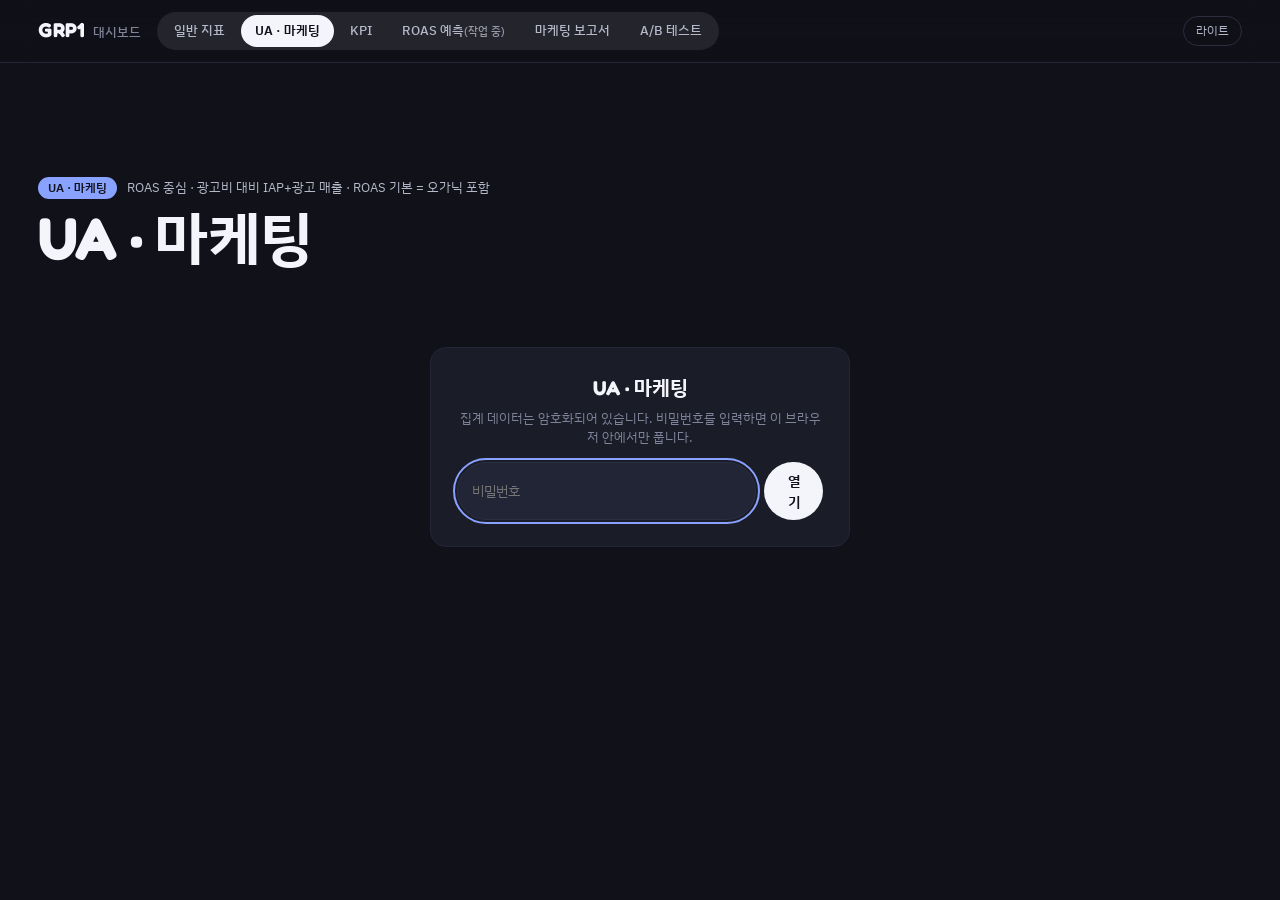
<file: ua.html>
<!DOCTYPE html>
<html lang="ko">
<head>
<meta charset="utf-8">
<meta name="viewport" content="width=device-width, initial-scale=1">
<title>UA · 마케팅 · GRP1 대시보드</title>
<link rel="preconnect" href="https://fonts.googleapis.com">
<link rel="preconnect" href="https://fonts.gstatic.com" crossorigin>
<link rel="stylesheet" href="https://fonts.googleapis.com/css2?family=Fredoka:wght@600;700&family=IBM+Plex+Sans+KR:wght@400;500;600&family=IBM+Plex+Mono:wght@400;500&display=swap">
<link rel="stylesheet" href="site.css">
<script src="site.js"></script>
<style>
/* UA(마케팅) 보드 — ROAS 중심. 게임 지표 보드(general.html)와 분리(팀장님 결정 2026-10-27). 색 토큰·상단·히어로는 site.css. */
*{box-sizing:border-box}
html,body{margin:0;background:var(--bg);color:var(--ink);font:14px/1.5 var(--font);-webkit-font-smoothing:antialiased}
button,input{font:inherit;color:inherit}
:focus-visible{outline:2px solid var(--gc,var(--accent));outline-offset:2px}
.main{padding:0 var(--gutter) 40px;max-width:calc(var(--maxw) + 2 * var(--gutter));margin:0 auto}
.filters{position:sticky;top:57px;z-index:20;display:flex;flex-wrap:wrap;gap:8px 10px;align-items:center;padding:10px 0;background:var(--bg)}
.chip{display:inline-flex;align-items:center;gap:8px;background:var(--card);border:1px solid var(--line);border-radius:999px;padding:4px 6px 4px 14px}
.chip .lbl{font-size:12px;color:var(--ink-3)}
.chip input[type=date]{background:var(--card-2);border:1px solid transparent;border-radius:999px;padding:3px 10px;font:12.5px var(--mono);color:var(--ink);color-scheme:inherit}
.preset,.osb{border:1px solid transparent;background:transparent;color:var(--ink-2);font-size:12.5px;padding:4px 11px;border-radius:999px;cursor:pointer}
.preset:hover,.osb:hover{color:var(--ink);border-color:var(--line)}
.preset.on,.osb.on{background:var(--ink);color:var(--bg);font-weight:600}
.chip.os{padding-right:4px}
.range{font-size:12px;color:var(--ink-3)}
/* KPI 타일 — ROAS 는 100%(본전) 대비 막대 */
.tiles{display:grid;gap:10px;grid-template-columns:repeat(auto-fit,minmax(150px,1fr));margin:6px 0 4px}
.tile{position:relative;background:var(--card);border:1px solid var(--line-soft);border-radius:14px;padding:14px 16px 13px;overflow:hidden}
.tile .k{font-size:12px;color:var(--ink-3);font-weight:500}
.tile .v{margin-top:4px;font:600 26px/1.1 var(--font);font-variant-numeric:tabular-nums;letter-spacing:-.01em}
.tile .n{margin-top:4px;font-size:11.5px;color:var(--ink-3)}
.tile.roas .v{color:var(--gc,var(--accent))}
.tile.roas .v.hit{color:var(--good)}
.tile .meter{position:absolute;left:0;bottom:0;height:3px;background:var(--gc,var(--accent));opacity:.85}
.tile.roas .meter.hit{background:var(--good)}
/* 카드·표 */
.card{background:var(--card);border:1px solid var(--line-soft);border-radius:14px;overflow-x:auto}
.note{color:var(--ink-3);font-size:12.5px;margin:-2px 2px 10px;max-width:1100px}
.seg{display:inline-flex;gap:2px;padding:3px;border-radius:999px;background:var(--card);border:1px solid var(--line-soft);margin:0 0 10px}
.seg button{border:0;background:transparent;border-radius:999px;padding:5px 14px;font-size:12.5px;color:var(--ink-2);cursor:pointer}
.seg button.on{background:var(--gc,var(--accent));color:#12131a;font-weight:600}
table{border-collapse:collapse;width:100%;font-variant-numeric:tabular-nums;font-size:13px}
th,td{padding:7px 12px;border-bottom:1px solid var(--line-soft);text-align:right;white-space:nowrap}
th{font-weight:500;color:var(--ink-3);font-size:12px;background:var(--card-2)}
th:first-child,td:first-child{text-align:left}
tbody tr:hover td{background:color-mix(in srgb,var(--ink) 4%,transparent)}
td.name{max-width:340px;overflow:hidden;text-overflow:ellipsis}
tr.camp td{font-weight:600}
tr.camp td.name{cursor:pointer}
tr.camp td.name::before{content:"▸";display:inline-block;width:16px;color:var(--ink-3);transition:transform .15s}
tr.camp.open td.name::before{transform:rotate(90deg)}
tr.ad{display:none}
tr.ad.show{display:table-row}
tr.ad td.name{padding-left:34px;font-weight:400;color:var(--ink-2)}
tr.total td{font-weight:700;background:color-mix(in srgb,var(--gc,var(--accent)) 9%,var(--card))}
tr.small td{color:var(--ink-3)}
tr.churn td{font-weight:400}
td.roas.hit b{color:var(--good)}
td b{font-weight:inherit}
td .nn{color:var(--ink-3);font-size:10.5px;margin-left:3px}
td.na{color:var(--ink-3)}
.tag{display:inline-block;font-size:10.5px;padding:0 7px;border-radius:999px;background:var(--card-2);color:var(--ink-3);margin-left:6px;font-weight:400;vertical-align:1px}
.sep{border-left:2px solid var(--line)}
.empty{padding:28px;color:var(--ink-3);text-align:center}
details.defs{margin-top:28px;background:var(--card);border:1px solid var(--line-soft);border-radius:14px;padding:12px 16px;color:var(--ink-2);font-size:12.5px}
details.defs summary{cursor:pointer;font-weight:600;color:var(--ink)}
details.defs li{margin:4px 0}
/* 잠금 화면 */
.lock{max-width:420px;margin:48px auto;padding:26px;background:var(--card);border:1px solid var(--line-soft);border-radius:16px;text-align:center}
.lock b{font:700 20px var(--game)}
.lock form{display:flex;gap:8px;justify-content:center;margin-top:14px}
.lock input{background:var(--card-2);border:1px solid var(--line);border-radius:999px;padding:8px 14px;color:var(--ink);min-width:0}
.lock button{border:0;border-radius:999px;padding:8px 18px;background:var(--ink);color:var(--bg);font-weight:600;cursor:pointer}
.err{color:var(--crit)}
@media (max-width:720px){ .filters{top:96px} .tile .v{font-size:22px} }
</style>
</head>
<body>
<header class="gx-bar">
  <a class="gx-brand" href="index.html" data-keep-hash title="메인으로"><b>GRP1</b><span>대시보드</span></a>
  <nav class="gx-switch" aria-label="보드"><a href="general.html" data-keep-hash>일반 지표</a><a href="ua.html" data-keep-hash aria-current="page">UA · 마케팅</a><a href="kpi.html" data-keep-hash>KPI</a><a href="payback.html" data-keep-hash>ROAS 예측<span style="font-size:10.5px;opacity:.8">(작업 중)</span></a><a href="launch.html" data-keep-hash>마케팅 보고서</a><a href="experiment.html" data-keep-hash>A/B 테스트</a></nav>
  <div class="gx-right"><span id="gen" class="gx-gen"></span><button class="gx-btn" id="theme" type="button">라이트</button></div>
</header>
<section class="gx-hero" id="hero">
  <div class="gx-wash"></div><img class="gx-art" alt="" hidden><div class="gx-shade"></div>
  <div class="gx-copy">
    <div class="gx-when"><span class="gx-pill">UA · 마케팅</span><span>ROAS 중심 · 광고비 대비 IAP+광고 매출 · ROAS 기본 = 오가닉 포함</span></div>
    <h1 class="gx-name">UA · 마케팅</h1>
    <div class="gx-doc" id="hdoc"></div>
  </div>
  <nav class="gx-games" id="games" role="tablist" aria-label="게임"></nav>
</section>
<main class="main">
  <div id="lock" hidden></div>
  <div id="board" hidden>
    <div class="filters" id="filters"></div>
    <div class="tiles" id="tiles"></div>
    <div class="note" id="dropnote" hidden></div>
    <div class="note" id="orgnote" hidden></div>

    <h2 class="gx-h2">캠페인 · 광고별 ROAS <small>설치 후 k일째까지 누적 매출 ÷ 광고비</small></h2>
    <div class="seg" id="roasMode"><button type="button" data-m="camp" class="on">캠페인 → 광고</button><button type="button" data-m="ad">광고 → 캠페인</button></div>
    <div class="note"><b>전체 줄은 두 개</b> — 오가닉 포함(기본, 그 설치일 유저 전체 매출 ÷ 광고비 = AppsFlyer 대시보드와 같은 계산)과 광고 유저만(참고). 캠페인·광고 줄은 광고 유저만 — 오가닉 매출은 캠페인으로 나눌 수 없다(AppsFlyer 대시보드도 매체·캠페인으로 나누면 같다). 위 줄을 누르면 아래 단계로 펼쳐집니다(광고 → 캠페인 보기의 광고 줄은 같은 광고를 모든 캠페인에 걸쳐 합친 값). Dk 칸은 k일째까지 매출 관측이 끝난 설치일만 모읍니다 — 작은 숫자 = 그 칸의 설치 수. 칸마다 모인 설치일이 달라 D1 &gt; D3 처럼 보일 수 있습니다(아래 설치일별 표는 줄마다 같은 설치일이라 단조 증가). 매출이 아직 안 온 칸은 “—”.</div>
    <div class="card"><table id="roas"></table></div>

    <h2 class="gx-h2">ROAS 진행 <small>설치일별 D0~D7 누적 · 날짜를 누르면 캠페인별</small></h2>
    <div class="note">설치일 줄 = 오가닉 포함(칸에 마우스를 올리면 광고 유저만 값), 캠페인 줄 = 광고 유저만.</div>
    <div class="card"><table id="daily"></table></div>

    <h2 class="gx-h2">보조 지표 <small>CPI · 설치당 매출 · 잔존 · 스테이지 — 광고 유저</small></h2>
    <div class="card"><table id="aux"></table></div>

    <h2 class="gx-h2">D0 최고 레벨 분포 <small>설치 당일 어디까지 갔나</small></h2>
    <div class="note">처음엔 “설치 전원” 줄만 보이고, 전체·날짜를 누르면 “D1 미복귀”(다음 날부터 한 번도 안 들어온 유저가 멈춘 레벨, 작은 숫자 = D1 관측이 끝난 설치자 수) 줄과 캠페인별이 함께 펼쳐집니다.</div>
    <div class="card"><table id="lvl"></table></div>

    <details class="defs"><summary>정의 · 데이터 출처 · 주의</summary><ul id="defs"></ul></details>
  </div>
</main>

<script>
// 데이터가 오기 전에 히어로부터 게임 이름으로(?game= 또는 마지막 게임) — 복호·렌더가 끝날 때까지 자리표시자 제목이 보이던 것을 없앤다(2026-10-30).
GX.prehero(document.getElementById('hero'));
// 평문 ua-data.js 는 로컬(file:·localhost)에서만 — 공개 사이트엔 암호문만 있어 404 왕복이 됐었다.
if (GX.wantsPlain()) document.write('<script src="ua-data.js"><\/script>');
</script>
<script src="ua-data.enc.js"></script>
<script>
(function(){
'use strict';
const $ = id => document.getElementById(id);
const esc = GX.esc;
const pct = (v, d = 1) => v == null ? "—" : (v * 100).toFixed(d) + "%";
const usd = (v, d = 2) => v == null ? "—" : "$" + Number(v).toLocaleString("en-US", {minimumFractionDigits: d, maximumFractionDigits: d});
const shift = (d, k) => { const t = new Date(d + "T00:00:00Z"); t.setUTCDate(t.getUTCDate() - k); return t.toISOString().slice(0, 10); };
GX.wireTheme($("theme")); GX.withHash();

let D = null, G = null, M = null, CURVE, RK, NB, DATES, LO, HI, revCut, evCut, PLATS;
const st = {game: null, from: null, to: null, mode: "camp", os: "all"};
const OSN = {ios: "iOS", aos: "Android"};
try { const s = JSON.parse(localStorage.getItem("ua:state") || "{}"); if (s.mode === "ad" || s.mode === "camp") st.mode = s.mode; } catch (e) {}
const save = () => { try { localStorage.setItem("ua:state", JSON.stringify({mode: st.mode})); } catch (e) {} };
const Q = new URLSearchParams(location.search);   // ?game=rr&os=ios|aos&from=YYYY-MM-DD&to=YYYY-MM-DD&mode=camp|ad (기존 보드와 같은 방식)
if (Q.get("mode") === "ad" || Q.get("mode") === "camp") st.mode = Q.get("mode");
if (OSN[Q.get("os")]) st.os = Q.get("os");

// ── 칸 합산 (ua/build.py agg() 와 같은 식) ──
function agg(cells) {
  const m = {n: 0, cost: 0, lvsum: 0, r10: 0, r30: 0, lvd: Array(NB).fill(0), ch: 0, chd: Array(NB).fill(0), n1: 0};
  const rv = CURVE.map(() => ({rev: 0, cost: 0, n: 0})), rt = RK.map(() => ({act: 0, n: 0}));
  // 성숙 기준일은 호출마다 한 번만 — 셀 루프 안에서 revCut/evCut(Date 생성 + toISOString)을 부르면 sf(칸 2만 개)는 렌더에 1.8~2초(10-30 실측)
  const RC = CURVE.map(k => revCut(k)), EC = RK.map(k => evCut(k)), E1 = evCut(1);
  for (const c of cells) {
    m.n += c.n; m.cost += c.cost; m.lvsum += c.lvsum; m.r10 += c.r10; m.r30 += c.r30;
    c.lvd.forEach((x, i) => m.lvd[i] += x);
    CURVE.forEach((k, i) => { if (c.d <= RC[i]) { rv[i].rev += c.rev[i]; rv[i].cost += c.cost; rv[i].n += c.n; } });
    RK.forEach((k, i) => { if (c.d <= EC[i]) { rt[i].act += c.ret[i]; rt[i].n += c.n; } });
    if (c.d <= E1) { m.ch += c.ch; c.chd.forEach((x, i) => m.chd[i] += x); m.n1 += c.n; }
  }
  m.cpi = m.n ? m.cost / m.n : null;
  m.small = m.n < M.min_n;
  m.curve = rv.map(r => [r.n && r.cost > 0 ? r.rev / r.cost : null, r.n]);
  m.arpu = rv.map(r => r.n ? r.rev / r.n : null);
  m.ret = {}; m.retn = {};
  RK.forEach((k, i) => { m.ret[k] = rt[i].n ? rt[i].act / rt[i].n : null; m.retn[k] = rt[i].n; });
  m.lv0_mean = m.n ? Math.round(m.lvsum / m.n * 10) / 10 : null;
  m.reach10 = m.n ? m.r10 / m.n : null; m.reach30 = m.n ? m.r30 / m.n : null;
  return m;
}
function groupBy(cells, key) {
  const g = new Map();
  for (const c of cells) { const k = c[key]; if (!g.has(k)) g.set(k, []); g.get(k).push(c); }
  return g;
}
// 2단 트리: 위 key1 → 아래 key2. 정렬은 광고비 큰 순(설치일은 날짜 순)
function tree(cells, k1, k2) {
  const out = [...groupBy(cells, k1)].map(([name, cs]) => ({name, m: agg(cs),
    kids: [...groupBy(cs, k2)].map(([n2, c2]) => ({name: n2, m: agg(c2)})).sort((a, b) => b.m.cost - a.m.cost)}));
  return k1 === "d" ? out.sort((a, b) => a.name < b.name ? -1 : 1) : out.sort((a, b) => b.m.cost - a.m.cost);
}

// ── ROAS 기본 = 오가닉 포함(팀장님 11-02) ──
// 산출 af = 설치일 × OS [d, p, 광고비, CURVE 누적 매출(그 설치일 유저 전체 — 광고 + 오가닉)]. 성숙 규칙은 agg 와 같다(설치일 ≤ 매출 관측 끝 − k).
// 오가닉은 캠페인·광고로 나눌 수 없어 그 줄들은 광고 유저만(칸 매출). 옛 산출(af 없음)은 광고 유저만이 기본
const ALL = "오가닉 포함", PAID = "광고 유저만";
const hasAll = () => !!(G.af && G.af.length);
const afIn = (from, to, os) => (G.af || []).filter(r => r[0] >= from && r[0] <= to && (os === "all" || r[1] === os));
// m(광고 유저 agg) 의 curve 와 같은 모양 [ROAS, 그 칸 광고 설치] — 설치 수는 광고 유저 쪽(성숙 칸이 같다)
function allCurve(rows, m) {
  const RC = CURVE.map(k => revCut(k));
  return CURVE.map((k, i) => { let rev = 0, cost = 0; for (const r of rows) if (r[0] <= RC[i]) { rev += r[3][i]; cost += r[2]; }
    return [cost > 0 ? rev / cost : null, m.curve[i][1]]; });
}

// ── 렌더 조각 ──
function roasCell(pair, n0, sep, tip) {
  const [v, n] = pair;
  if (v == null) return `<td class="roas na${sep ? " sep" : ""}">—</td>`;
  const a = Math.min(v, 1.2) / 1.2 * 0.32;
  const nn = n !== n0 ? `<span class="nn">${n}</span>` : "";
  return `<td class="roas${v >= 1 ? " hit" : ""}${sep ? " sep" : ""}"${tip ? ` title="${esc(tip)}"` : ""} style="background:rgba(var(--heat-rgb),${a.toFixed(3)})"><b>${pct(v)}</b>${nn}</td>`;
}
// 열 묶음 경계: 셀 html 의 <td 에 sep 클래스를 붙인다(<td> · <td class="…"> 둘 다)
const sepd = (h, on = true) => on ? h.replace(/^<td( class=")?/, (m0, c) => c ? '<td class="sep ' : '<td class="sep"') : h;
const nameCell = (name, m) => `<td class="name" title="${esc(name)}">${esc(name)}${m.small ? `<span class="tag">표본 ${m.n}</span>` : ""}</td>`;
const retCell = (m, k) => `<td>${pct(m.ret[k])}${m.ret[k] != null && m.retn[k] !== m.n ? `<span class="nn">${m.retn[k]}</span>` : ""}</td>`;
function treeRows(render, total, nodes) {
  let h = total ? render("전체", total, "total", "") : "";
  nodes.forEach((p, i) => {
    h += render(p.name, p.m, "camp" + (p.m.small ? " small" : ""), `data-c="${i}"`);
    p.kids.forEach(k => { h += render(k.name, k.m, "ad" + (k.m.small ? " small" : ""), `data-p="${i}"`); });
  });
  return h;
}
function wire(tbl) {
  tbl.querySelectorAll("tr.camp").forEach(tr => tr.querySelector("td.name")?.addEventListener("click", () => {
    const i = tr.dataset.c, open = !tr.classList.contains("open");
    tbl.querySelectorAll(`tr.camp[data-c="${i}"]`).forEach(t => t.classList.toggle("open", open));
    tbl.querySelectorAll(`tr.ad[data-p="${i}"]`).forEach(t => t.classList.toggle("show", open));
  }));
}
const table = (id, head, body, n) => { $(id).innerHTML = n ? `<thead>${head}</thead><tbody>${body}</tbody>` : `<tbody><tr><td class="empty">선택한 설치일에 데이터 없음</td></tr></tbody>`; wire($(id)); };

// ── 기간 칩 (일반 보드와 같은 모양: 날짜 두 칸 + 전체·최근 7·14·30일) — 설치일 범위 · OS 칩(iOS·Android 둘 다인 게임만) ──
function drawFilters() {
  const P = [["all", "전체"], ["7", "최근 7일"], ["14", "최근 14일"], ["30", "최근 30일"]].filter(([p]) => p !== "30" || shift(HI, 29) > LO);   // 30일은 설치일이 그보다 길 때만
  const preset = st.from === LO && st.to === HI ? "all" : (P.find(([p]) => p !== "all" && st.to === HI && st.from === shift(HI, +p - 1)) || [""])[0];
  const days = DATES.filter(d => d >= st.from && d <= st.to).length;
  const os = PLATS.length > 1 ? `<span class="chip os"><span class="lbl">OS</span>${[["all", "전체"], ...PLATS.map(p => [p, OSN[p] || p])].map(([p, nm]) => `<button class="osb${st.os === p ? " on" : ""}" data-os="${p}" type="button">${nm}</button>`).join("")}</span>` : "";
  $("filters").innerHTML = `<span class="chip"><span class="lbl">설치일</span><input type="date" id="dfrom" min="${LO}" max="${HI}" value="${st.from}"> <span class="lbl">~</span> <input type="date" id="dto" min="${LO}" max="${HI}" value="${st.to}"></span>
    ${P.map(([p, nm]) => `<button class="preset${preset === p ? " on" : ""}" data-p="${p}" type="button">${nm}</button>`).join("")}${os}
    <span class="range">${st.from} ~ ${st.to} · 설치일 ${days}일${PLATS.length > 1 ? " · " + (st.os === "all" ? "iOS + Android" : OSN[st.os]) : ""} · 모든 표에 적용</span>`;
  $("dfrom").addEventListener("change", e => { st.from = e.target.value || LO; if (st.from > st.to) st.to = st.from; render(); });
  $("dto").addEventListener("change", e => { st.to = e.target.value || HI; if (st.to < st.from) st.from = st.to; render(); });
  document.querySelectorAll(".preset").forEach(b => b.addEventListener("click", () => {
    const p = b.dataset.p; st.to = HI; st.from = p === "all" ? LO : (shift(HI, +p - 1) < LO ? LO : shift(HI, +p - 1)); render();
  }));
  document.querySelectorAll(".osb").forEach(b => b.addEventListener("click", () => { st.os = b.dataset.os; render(); }));
}

function render() {
  const cells = G.cells.filter(c => c.d >= st.from && c.d <= st.to && (st.os === "all" || c.p === st.os));
  const O = agg(cells), AF = afIn(st.from, st.to, st.os), OA = hasAll() ? Object.assign({}, O, {curve: allCurve(AF, O), allRow: true}) : null;
  drawFilters();

  // KPI 타일 — ROAS 는 본전(100%) 대비 막대
  const tiles = [["광고비", usd(O.cost), `${cells.length ? DATES.filter(d => d >= st.from && d <= st.to).length : 0}일`], ["설치", O.n.toLocaleString(), "원시 설치 리포트"], ["CPI", usd(O.cpi), "광고비 ÷ 설치"]];
  $("tiles").innerHTML = tiles.map(([k, v, n]) => `<div class="tile"><div class="k">${k}</div><div class="v">${v}</div><div class="n">${n}</div></div>`).join("")
    + M.ks.map(k => { const [v, n] = (OA || O).curve[k], pv = O.curve[k][0]; const hit = v != null && v >= 1;
      return `<div class="tile roas"><div class="k">D${k} ROAS · ${OA ? ALL : PAID}</div><div class="v${hit ? " hit" : ""}">${pct(v)}</div><div class="n">${n ? `광고 설치 ${n.toLocaleString()}명 기준` : "매출 관측 전"}${OA && pv != null ? ` · 참고 · ${PAID} ${pct(pv)}` : ""}</div>${v != null ? `<div class="meter${hit ? " hit" : ""}" style="width:${Math.min(v, 1) * 100}%"></div>` : ""}</div>`; }).join("");

  // 원시 누락으로 뺀 설치 묶음(ua/build.py 2') — 고른 기간·OS 에 걸치면 타일 아래에 밝힌다
  {
    const dr = (M.dropped || []).filter(x => x.d >= st.from && x.d <= st.to && (st.os === "all" || x.p === st.os));
    $("dropnote").hidden = !dr.length;
    if (dr.length) {
      const what = [...new Set(dr.map(x => `${OSN[x.p] || x.p} ${x.m}`))].join(" · ");
      $("dropnote").innerHTML = `<b>칸에서 뺀 설치 ${dr.reduce((s, x) => s + x.n, 0).toLocaleString()}명 · 광고비 ${usd(dr.reduce((s, x) => s + x.cost, 0))}</b> — ${esc(what)}, 설치일 ${dr[0].d} ~ ${dr[dr.length - 1].d}. AppsFlyer 원시에 이 설치들의 설치 당일 이벤트가 한 명도 없어(원시 누락) ROAS·잔존을 계산할 수 없다 — 아래 '정의' 참고.`;
    }
  }
  // 오가닉 원시가 없는 설치일(meta.organic_from 전 · None = 전부) — 그 설치일의 '오가닉 포함' 은 광고 유저 매출이다(ua.build 2'')
  {
    const of = M.organic_from || {}, ps = (st.os === "all" ? PLATS : [st.os]).filter(p => p in of && (of[p] == null || st.from < of[p]));
    $("orgnote").hidden = !(hasAll() && ps.length);
    if (hasAll() && ps.length) $("orgnote").innerHTML = `<b>오가닉 원시가 없는 설치일 포함</b> — ${ps.map(p => `${OSN[p] || p} ${of[p] == null ? "전체" : of[p] + " 이전"}`).join(" · ")} 설치일의 '${ALL}' 은 오가닉 매출 없이 ${PAID} 매출로 셌다.`;
  }
  // 캠페인·광고별 ROAS — 보기 전환
  {
    const ad = st.mode === "ad";
    document.querySelectorAll("#roasMode button").forEach(b => b.classList.toggle("on", b.dataset.m === st.mode));
    const head = `<tr><th>${ad ? "광고 / 캠페인" : "캠페인 / 광고"}</th><th class="sep">광고비</th><th>설치</th><th>CPI</th>${M.ks.map((k, i) => `<th class="${i ? "" : "sep"}">D${k} ROAS</th>`).join("")}<th class="sep">D1 잔존</th><th class="sep">D0 평균 레벨</th></tr>`;
    // 오가닉 포함 줄은 ROAS 만 — 잔존·레벨은 광고 유저 값이라 비운다(Opus 리뷰: 두 줄이 같은 잔존을 보여 오가닉 포함 잔존처럼 읽혔다)
    const tail = m => m.allRow ? `<td class="sep na">—</td><td class="sep na">—</td>` : `${sepd(retCell(m, 1))}<td class="sep">${m.lv0_mean ?? "—"}</td>`;
    const row = (name, m, cls, attr) => `<tr class="${cls}" ${attr}>${nameCell(name, m)}<td class="sep">${usd(m.cost)}</td><td>${m.n}</td><td>${usd(m.cpi)}</td>${M.ks.map((k, i) => roasCell(m.curve[k], m.n, !i)).join("")}${tail(m)}</tr>`;
    // 전체 줄 — 오가닉 포함(기본) + 광고 유저만(참고, 캠페인 줄의 합과 맞는 값)
    const body = (OA ? row(`전체 · ${ALL}`, OA, "total", "") + row(`전체 · ${PAID}(참고)`, O, "total", "") : row("전체", O, "total", ""))
      + treeRows(row, null, tree(cells, ad ? "a" : "c", ad ? "c" : "a"));
    table("roas", head, body, cells.length);
  }
  // ROAS 진행 — 설치일 통합, 누르면 캠페인별
  {
    const head = `<tr><th>설치일 / 캠페인</th><th class="sep">광고비</th><th>설치</th><th>CPI</th>${CURVE.map((k, i) => `<th class="${i ? "" : "sep"}">D${k} ROAS</th>`).join("")}<th class="sep">D1 잔존</th><th class="sep">D0 평균 레벨</th></tr>`;
    // 설치일 줄 = 오가닉 포함(그날 af 행), 칸 제목 = 광고 유저만 값 · 캠페인 줄 = 광고 유저만
    const byD = new Map(); for (const r of AF) { if (!byD.has(r[0])) byD.set(r[0], []); byD.get(r[0]).push(r); }
    const body = treeRows((name, m, cls, attr) => { const day = cls.startsWith("camp") && hasAll(), cv = day ? allCurve(byD.get(name) || [], m) : m.curve;
      return `<tr class="${cls}" ${attr}>${nameCell(name, m)}<td class="sep">${usd(m.cost)}</td><td>${m.n}</td><td>${usd(m.cpi)}</td>${cv.map((p, i) => roasCell(p, m.n, !i, day && m.curve[i][0] != null ? `${PAID} ${pct(m.curve[i][0])}` : "")).join("")}${sepd(retCell(m, 1))}<td class="sep">${m.lv0_mean ?? "—"}</td></tr>`; },
      null, tree(cells, "d", "c"));
    table("daily", head, body, cells.length);
  }
  // 보조 지표 — 세 번째 값 true = 그 열 앞에 묶음 경계(설치 | CPI | 매출/설치 | 잔존 | 레벨)
  {
    const cols = [["CPI", m => `<td>${usd(m.cpi)}</td>`, true], ["D0 매출/설치", m => `<td>${usd(m.arpu[0], 3)}</td>`, true], ["D1 매출/설치", m => `<td>${usd(m.arpu[1], 3)}</td>`],
      ["D1 잔존", m => retCell(m, 1), true], ["D3 잔존", m => retCell(m, 3)], ["D7 잔존", m => retCell(m, 7)],
      ["D0 평균 레벨", m => `<td>${m.lv0_mean ?? "—"}</td>`, true], ["D0 LV10+", m => `<td>${pct(m.reach10)}</td>`], ["D0 LV30+", m => `<td>${pct(m.reach30)}</td>`]];
    const head = `<tr><th>캠페인 / 광고</th><th class="sep">설치</th>${cols.map(c => `<th class="${c[2] ? "sep" : ""}">${c[0]}</th>`).join("")}</tr>`;
    const body = treeRows((name, m, cls, attr) => `<tr class="${cls}" ${attr}>${nameCell(name, m)}<td class="sep">${m.n}</td>${cols.map(c => sepd(c[1](m), !!c[2])).join("")}</tr>`, O, tree(cells, "c", "a"));
    table("aux", head, body, cells.length);
  }
  // D0 최고 레벨 분포 — 설치 전원 줄만 먼저, 위 줄을 누르면 D1 미복귀 줄 + 캠페인별(각각 전원·미복귀)
  {
    const B = M.lv_buckets;
    const head = `<tr><th>설치일 / 캠페인</th><th class="sep">대상</th><th>명</th>${B.map((b, i) => `<th class="${i ? "" : "sep"}">LV ${b}</th>`).join("")}</tr>`;
    const cellsOf = (n, dist) => dist.map((x, i) => `<td${i ? "" : ' class="sep"'}>${n ? pct(x / n) : "—"}</td>`).join("");
    const pair = (name, m, cls, attr, kid) =>
      `<tr class="${cls}" ${attr}>${nameCell(name, m)}<td class="sep">설치 전원</td><td>${m.n}</td>${cellsOf(m.n, m.lvd)}</tr>`
      + `<tr class="ad churn${m.small ? " small" : ""}" ${kid}><td></td><td class="sep">D1 미복귀</td>`
      + (m.n1 ? `<td>${m.ch}<span class="nn">/${m.n1}</span></td>${cellsOf(m.ch, m.chd)}` : `<td>—</td><td class="na sep" colspan="${B.length}">D1 관측 전</td>`) + `</tr>`;
    let h = pair("전체", O, "total camp", `data-c="t"`, `data-p="t"`);
    tree(cells, "d", "c").forEach((p, i) => {
      h += pair(p.name, p.m, "camp" + (p.m.small ? " small" : ""), `data-c="${i}"`, `data-p="${i}"`);
      p.kids.forEach(k => { h += pair(k.name, k.m, "ad" + (k.m.small ? " small" : ""), `data-p="${i}"`, `data-p="${i}"`); });
    });
    table("lvl", head, h, cells.length);
  }
}

function useGame(key) {
  st.game = key; G = D.games[key]; M = G.meta;
  CURVE = M.curve; RK = M.ret_ks; NB = M.lv_buckets.length;
  PLATS = M.plats || [M.plat];                       // 10-27 이전 산출은 plat 하나
  if (!(PLATS.length > 1 && PLATS.includes(st.os))) st.os = "all";
  revCut = k => M.obs_rev ? shift(M.obs_rev, k) : "";
  evCut = k => M.obs_ev ? shift(M.obs_ev, k) : "";
  DATES = [...new Set(G.cells.map(c => c.d))].sort(); HI = DATES[DATES.length - 1] || M.start;
  LO = [DATES[0], ...(M.dropped || []).map(x => x.d)].filter(Boolean).sort()[0] || M.start;   // 원시 누락으로 칸이 없는 날도 기간에 넣는다(안내가 보이게)
  st.from = LO; st.to = HI;
  if (Q.get("from")) st.from = Q.get("from") < LO ? LO : Q.get("from");
  if (Q.get("to")) st.to = Q.get("to") > HI ? HI : Q.get("to");
  GX.rememberGame(key);
  GX.hero($("hero"), key, M.game);
  $("hdoc").textContent = `${PLATS.map(p => OSN[p] || p).join(" · ")} · ${M.media.join(" · ")} · 설치일 ${LO} ~ ${HI} · 게임 이벤트 관측 끝 ${M.obs_ev} · 매출 관측 끝 ${M.obs_rev || "없음"}`;
  $("defs").innerHTML = [
    "기간(설치일) = 위 칩. 모든 표·타일이 그 설치일 범위의 코호트만 합산한다(일반 보드의 코호트 카드와 같은 방식).",
    "ROAS Dk = 설치일 코호트가 설치 당일(D0)부터 k일째까지 낸 매출(IAP 순매출 = af_purchase × 0.7 — 스토어 수수료 30% 제외, .dev. 제외 + 광고 매출 리포트, 배너 포함) ÷ 그 설치일들의 광고비. 매출 관측이 k일째까지 끝난 설치일만 포함. IAP 를 순매출로 센 것은 2026-11-01 부터(AppsFlyer 대시보드와 같은 기준).",
    "ROAS 기본 = 오가닉 포함(팀장님 2026-11-02) — 그 설치일(UTC)에 설치한 유저 전체(광고 + 오가닉, KR 포함)의 매출(AppsFlyer ID 없는 광고 매출 행 포함) ÷ 광고비. AppsFlyer 'TS's UA dashboard' 와 같은 계산(sf iOS 09-07~13 D1~D28 소수 둘째 자리까지 일치). 타일·전체 줄·설치일 줄이 이 값이다.",
    "참고 · 광고 유저만 = 원시 설치 리포트의 논오가닉 유저 매출만. 캠페인·광고 줄과 보조 지표(설치당 매출·잔존·레벨)는 광고 유저 기준 — 오가닉 매출은 캠페인·광고로 나눌 수 없다(AppsFlyer 대시보드도 매체·캠페인으로 나누면 귀속 유저 매출만). 그래서 캠페인 줄을 더하면 '전체 · 광고 유저만' 줄이 된다.",
    `매출 관측 끝(${M.obs_rev})이 게임 이벤트 관측 끝(${M.obs_ev})보다 늦을 수 있다 — AppsFlyer 광고 매출 원시는 1~2일 늦게 도착한다(2026-10-27 실측). 그래서 최근 설치일은 ROAS 가 “—” 이고 잔존·레벨만 먼저 보인다. 매출 관측 끝 날짜의 광고 매출도 덜 들어왔을 수 있다(미확인).`,
    "광고비 = AppsFlyer Master API(설치일 × 매체 × 캠페인 × 광고). 광고 단위 합계 = 캠페인 합계(센트 단위 일치 확인). AppLovin 광고 세트는 AppsFlyer 에 _DEFAULT 로만 와서 '광고'(Creative set) 단위로 본다.",
    "설치 = AppsFlyer 원시 설치 리포트(논오가닉, KR·리타기팅 제외). Master API 는 최근 설치일의 설치 수를 0 으로 줘서(2026-10-26 실측) 쓰지 않는다. 원시 설치 수는 집계 리포트와 설치일 × 캠페인 단위로 일치.",
    "잔존 Dk = k일째에 인앱 이벤트가 1건 이상 있는 유저 비율. 일반 지표 보드의 리텐션(af_login 기준)과 정의가 달라 절대값 대조 금지.",
    "레벨 = 설치 당일 최고 클리어 레벨 — af_level_achieved 와 Level_Completed_N 중 큰 값(둘은 같은 번호 기준, Level_Completed 는 높은 레벨에서 띄엄띄엄 온다). 실패 지표는 이 보드에서 보지 않는다 — 게임 지표는 일반 지표 보드.",
    ...(PLATS.length > 1 ? ["OS = 위 칩. iOS·Android 는 앱이 달라 캠페인도 따로다 — 전체는 두 앱의 칸을 합친 값. 성숙 판정(관측 끝)은 두 앱 중 이른 날 기준."] : []),
    "원시 누락 묶음 제외 — 설치일 × OS × 매체 묶음이 10명 이상인데 설치 당일 인앱 이벤트가 있는 유저가 절반 미만이면(10명 미만 꼬리는 같은 OS × 매체가 이미 판정됐을 때) 그 묶음의 설치·광고비를 모든 표에서 뺀다(정상 묶음의 설치 당일 활동은 대부분 97~100%, 가장 낮은 정상 묶음 70%대). 뺀 묶음의 유저 매출은 오가닉 포함 매출에서도 뺀다. 뺀 내역은 타일 아래에 표시된다. "
      + "첫 사례는 Bash Fiesta Android 07-29~08-07 Facebook 캠페인 — 원시에 그 기간 이벤트·광고 매출이 거의 없다(11-02 오가닉 원시를 받은 뒤에도 2,836명 중 264명만 이벤트가 있고 D1 잔존·D7 매출 0). 같은 기간 AppLovin 유저는 정상. 원인 미확인.",
    `설치 ${M.min_n}명 미만은 '표본' 표시 — 숫자는 보이되 판단 근거로 쓰기 어렵다.`,
    "광고(Creative set) 이름은 캠페인마다 같은 이름이 따로 존재한다(광고 ID 는 캠페인별로 다름). 광고 → 캠페인 보기의 광고 줄은 이름 기준 합계.",
    "Meta(Facebook) 는 OS 마다 한 줄(“Facebook (Meta) · 캠페인 합산”) — 원시 설치 리포트가 Meta 유저를 restricted(캠페인·광고 비공개)로 주고 광고비는 캠페인 이름으로 와서 캠페인 단위로 맞출 수 없다.",
    "AppsFlyer 대시보드(집계 리포트)는 매출이 더 빨리 잡히지만 이 보드는 유저 단위 원시로 계산한다 — 최근 1~2일은 이 보드 ROAS 가 더 낮거나 비어 있는 게 정상.",
  ].map(s => `<li>${esc(s)}</li>`).join("");
  $("games").querySelectorAll(".gx-game").forEach(b => b.setAttribute("aria-selected", b.dataset.g === key));
  render();
}

// 웹용 압축 형식(ua/build.py pack) → 칸 객체. cols = 필드 순서("rev:8" 은 8칸 펼침), dict = 이름 필드 번호표, 끝의 0 은 잘려 있다.
function unpack(g) {
  if (!g.rows) return g;                             // 10-27 이전 산출(cells 그대로)
  const F = g.cols.map(s => { const [f, n] = s.split(":"); return [f, n ? +n : 0]; });
  g.cells = g.rows.map(r => {
    const c = {}; let i = 0;
    for (const [f, n] of F) {
      if (n) { c[f] = Array.from({length: n}, (_, j) => r[i + j] || 0); i += n; } else c[f] = r[i++] || 0;
    }
    for (const f in g.dict) c[f] = g.dict[f][c[f]];
    return c;
  });
  delete g.rows;
  return g;
}

function boot(data) {
  D = data;
  for (const k in D.games || {}) unpack(D.games[k]);
  const keys = Object.keys(D.games || {}).filter(k => (D.games[k].cells || []).length);
  if (!keys.length) { $("lock").hidden = false; $("lock").innerHTML = `<div class="empty">UA 데이터가 비어 있음 — python -m ua.pull · python -m ua.build</div>`; return; }
  $("lock").hidden = true; $("board").hidden = false;
  $("gen").textContent = `산출 ${D.generated_at || ""}`;
  $("games").innerHTML = keys.map(k => GX.posterBtn(k, D.games[k].meta.game, false)).join("");
  $("games").querySelectorAll(".gx-game").forEach(b => b.addEventListener("click", () => useGame(b.dataset.g)));
  document.querySelectorAll("#roasMode button").forEach(b => b.addEventListener("click", () => { st.mode = b.dataset.m; save(); render(); }));
  // ?game= > 이 탭에서 마지막으로 본 게임(보드를 오가도 같은 게임 유지 — 복호 전에 미리 채운 히어로와 일치) > 첫 게임
  const lg = GX.lastGame();
  useGame(keys.includes(Q.get("game")) ? Q.get("game") : (lg && keys.includes(lg) ? lg : keys[0]));
}

/* ── 데이터: 평문(ua-data.js, 로컬) → 암호문(ua-data.enc.js, 공개 URL) — 일반 보드와 같은 형식·같은 비밀번호·같은 저장 키 ── */
const PWKEY = "genboard:pass";
const b64 = GX.b64;   // 공용 빠른 디코드 — 콜백식은 3.3MB 에 87~91ms 걸렸다(10-30 실측)
async function decryptData(enc, pass) {
  const km = await crypto.subtle.importKey("raw", new TextEncoder().encode(pass), "PBKDF2", false, ["deriveKey"]);
  const key = await crypto.subtle.deriveKey({name: "PBKDF2", salt: b64(enc.salt), iterations: enc.iter, hash: "SHA-256"}, km, {name: "AES-GCM", length: 256}, false, ["decrypt"]);
  return JSON.parse(new TextDecoder().decode(await crypto.subtle.decrypt({name: "AES-GCM", iv: b64(enc.iv)}, key, b64(enc.ct))));
}
function showUnlock(enc, err) {
  $("lock").hidden = false;
  $("lock").innerHTML = `<div class="lock"><b>UA · 마케팅</b><div class="${err ? "err" : ""}" style="margin:8px 0 0;font-size:13px;color:${err ? "" : "var(--ink-3)"}">${err || "집계 데이터는 암호화되어 있습니다. 비밀번호를 입력하면 이 브라우저 안에서만 풉니다."}</div>
    <form id="pwform"><input type="password" id="pw" placeholder="비밀번호" autocomplete="current-password"><button type="submit">열기</button></form></div>`;
  $("pwform").onsubmit = async ev => { ev.preventDefault();
    try { const pass = $("pw").value; const data = await decryptData(enc, pass); try { localStorage.setItem(PWKEY, pass); } catch (e) {} boot(data); }
    catch (e) { showUnlock(enc, "비밀번호가 맞지 않습니다."); } };
  $("pw").focus();
}
(async function init() {
  const plain = window.UA_DATA;
  if (plain && plain.games && Object.keys(plain.games).length) return boot(plain);
  const enc = window.UA_DATA_ENC;
  if (!enc) { $("lock").hidden = false; $("lock").innerHTML = `<div class="empty">ua-data.js 가 없거나 비어 있음 — python -m ua.build 실행</div>`; return; }
  if (!(window.crypto && crypto.subtle)) { $("lock").hidden = false; $("lock").innerHTML = `<div class="empty">이 환경에서는 암호를 풀 수 없습니다. https 주소 또는 로컬 파일로 열어야 합니다.</div>`; return; }
  const m = /(?:^#|[#&])k=([^&]+)/.exec(location.hash);
  if (m) { try { const pass = decodeURIComponent(m[1]); const data = await decryptData(enc, pass); try { localStorage.setItem(PWKEY, pass); } catch (e) {} return boot(data); } catch (e) {} }
  let saved = null; try { saved = localStorage.getItem(PWKEY); } catch (e) {}
  if (saved) { try { return boot(await decryptData(enc, saved)); } catch (e) {} }
  showUnlock(enc, null);
})();
})();
</script>
</body>
</html>
</file>
<file: site.css>
/* GRP1 대시보드 공용 디자인 — 메인(index) · 일반 지표(general) · UA(ua) 세 화면이 같이 쓴다.
   참고: GRP1 레벨 카탈로그(grp1-level-balance) 메인 — 어두운 무대 + 게임 키아트 히어로 + 앱 아이콘 포스터.
   다크가 기본, 라이트는 토글(localStorage 'grp1:theme', 세 화면 공유). 클래스는 gx- 접두어로 각 화면 CSS 와 겹치지 않게 한다.
   색 토큰 이름(--bg·--card·--ink …)은 기존 보드 CSS 가 쓰는 이름 그대로 — 보드 내부 카드·차트는 손대지 않고 색만 따라온다. */
:root{
  color-scheme:dark;
  --bg:#101119; --bg-0:rgba(16,17,25,0); --card:#1a1c28; --card-2:#222536; --line:#2b2e40; --line-soft:#232636;
  --ink:#f4f5fa; --ink-2:#b4b8c8; --ink-3:#80849a;
  --accent:#8aa2ff; --accent-ink:#12131a;
  --c1:#6f93ff; --c2:#2fc79a; --c3:#f0a040; --c4:#b18cff; --c5:#ff6b6b; --c6:#8f9bb3;
  --good:#3ccf7a; --warn:#f5b83d; --crit:#ff6b6b;
  --chip:#222536; --chip-on:#2c3a66; --chip-on-ink:#dfe6ff;
  --heat-rgb:111,147,255;
  --shadow:0 1px 0 rgba(0,0,0,.35);
  --font:"IBM Plex Sans KR",-apple-system,"Segoe UI","Malgun Gothic","Apple SD Gothic Neo",sans-serif;
  --game:"Fredoka","IBM Plex Sans KR",-apple-system,"Segoe UI",sans-serif;
  --mono:"IBM Plex Mono",Consolas,"Malgun Gothic",monospace;
  --gutter:clamp(16px,3vw,40px);
  --maxw:1520px;                 /* 보드 본문 폭 상한 — 히어로 글자도 같은 왼쪽 끝에 맞춘다 */
  --inset:max(var(--gutter),calc((100% - var(--maxw)) / 2));
  --ease:cubic-bezier(.2,.7,.2,1);
}
:root[data-theme="light"]{
  color-scheme:light;
  --bg:#f3f4f7; --bg-0:rgba(243,244,247,0); --card:#ffffff; --card-2:#f6f7fa; --line:#dfe3ea; --line-soft:#eceef3;
  --ink:#171a20; --ink-2:#4a5160; --ink-3:#7b8494;
  --accent:#2a78d6; --accent-ink:#ffffff;
  --c1:#2a78d6; --c2:#1bae7a; --c3:#d97a12; --c4:#8a5cd6; --c5:#d03b3b; --c6:#6b7a90;
  --good:#0ca30c; --warn:#fab219; --crit:#d03b3b;
  --chip:#eef0f4; --chip-on:#dbe8fb; --chip-on-ink:#1b4f9c;
  --heat-rgb:42,120,214;
  --shadow:0 1px 2px rgba(20,26,40,.08);
}

/* ── 상단 막대: 브랜드 · 보드 전환 · 도구 ── */
.gx-bar{position:sticky;top:0;z-index:30;display:flex;align-items:center;gap:16px;padding:12px var(--gutter);
  background:color-mix(in srgb,var(--bg) 82%,transparent);backdrop-filter:blur(14px);-webkit-backdrop-filter:blur(14px);border-bottom:1px solid var(--line-soft)}
.gx-brand{display:inline-flex;align-items:baseline;gap:8px;color:var(--ink);text-decoration:none;white-space:nowrap}
.gx-brand b{font:700 20px/1 var(--game);letter-spacing:.01em}
.gx-brand span{font-size:13px;color:var(--ink-3);font-weight:500}
.gx-switch{display:flex;gap:2px;padding:3px;border-radius:999px;background:color-mix(in srgb,var(--ink) 9%,transparent);font-size:13px;font-weight:500}
.gx-switch a{padding:6px 14px;border-radius:999px;color:var(--ink-2);text-decoration:none;white-space:nowrap;transition:color .15s}
.gx-switch a:hover{color:var(--ink)}
.gx-switch a[aria-current]{background:var(--ink);color:var(--bg);font-weight:600}
.gx-right{margin-left:auto;display:flex;align-items:center;gap:12px;color:var(--ink-3);font-size:12px;min-width:0}
.gx-right .gx-gen{white-space:nowrap;overflow:hidden;text-overflow:ellipsis;font-family:var(--mono);font-size:11.5px}
.gx-btn{background:transparent;border:1px solid var(--line);border-radius:999px;padding:5px 12px;color:var(--ink-2);font:inherit;font-size:12px;cursor:pointer;white-space:nowrap}
.gx-btn:hover{color:var(--ink);border-color:var(--ink-3)}

/* ── 보드 히어로: 게임 키아트(오른쪽) + 색 번짐 + 게임 이름 + 게임 전환 포스터 ── */
.gx-hero{position:relative;overflow:hidden;isolation:isolate;min-height:236px;padding:34px var(--inset) 22px;display:flex;align-items:flex-end;gap:24px;flex-wrap:wrap}
.gx-wash{position:absolute;inset:-30%;z-index:-3;background-size:cover;background-position:center;filter:blur(90px) saturate(1.4) brightness(.5);opacity:.9;transition:background-image .4s}
.gx-art{position:absolute;top:0;right:0;z-index:-2;height:100%;aspect-ratio:1;object-fit:cover;
  -webkit-mask-image:linear-gradient(90deg,transparent 0%,#000 55%);mask-image:linear-gradient(90deg,transparent 0%,#000 55%)}
.gx-shade{position:absolute;inset:0;z-index:-1;pointer-events:none;background:
  linear-gradient(90deg,var(--bg) 0%,color-mix(in srgb,var(--bg) 88%,transparent) 34%,color-mix(in srgb,var(--bg) 25%,transparent) 64%,var(--bg-0) 82%),
  linear-gradient(0deg,var(--bg) 0%,var(--bg-0) 55%)}
:root[data-theme="light"] .gx-wash{filter:blur(90px) saturate(1.2) brightness(1.15);opacity:.55}
.gx-copy{flex:1 1 380px;min-width:0}
.gx-when{display:flex;align-items:center;flex-wrap:wrap;gap:10px;margin:0 0 10px;color:var(--ink-2);font-size:13px}
.gx-pill{background:var(--gc,var(--accent));color:#12131a;font-weight:600;font-size:12px;line-height:1;padding:5px 10px;border-radius:999px}
.gx-name{margin:0;font:700 clamp(36px,4.6vw,64px)/.98 var(--game);letter-spacing:-.01em;color:var(--ink);text-wrap:balance}
.gx-doc{margin:10px 0 0;font-size:14px;font-weight:500;color:var(--ink-2)}
/* 게임 전환 — 앱 아이콘 포스터(작게). 버튼 글자는 게임 이름만(화면 테스트가 읽는다) */
.gx-games{display:flex;gap:14px;align-items:flex-end;flex-wrap:wrap}
.gx-game{display:flex;flex-direction:column;align-items:center;gap:7px;width:84px;padding:0;border:0;background:transparent;color:var(--ink-2);
  font:600 12.5px/1.15 var(--game);text-align:center;cursor:pointer;text-decoration:none;text-shadow:0 1px 6px rgba(0,0,0,.75)}
:root[data-theme="light"] .gx-game{text-shadow:0 1px 6px rgba(255,255,255,.85)}
.gx-game img{display:block;width:64px;height:64px;border-radius:22%;transition:transform .2s var(--ease),box-shadow .2s;box-shadow:0 6px 20px -8px rgba(0,0,0,.6)}
.gx-game:hover img{transform:scale(1.06)}
.gx-game:hover{color:var(--ink)}
.gx-game[aria-selected="true"]{color:var(--ink)}
.gx-game[aria-selected="true"] img{box-shadow:0 0 0 3px var(--bg),0 0 0 5px var(--gc,var(--accent))}
.gx-game[disabled]{opacity:.4;cursor:default}

/* ── 섹션 제목·카드 공용(UA 화면) ── */
.gx-h2{display:flex;align-items:baseline;gap:10px;margin:30px 0 10px;font-size:16px;font-weight:600;color:var(--ink)}
.gx-h2 small{font-weight:400;font-size:12px;color:var(--ink-3)}

@media (max-width:720px){
  .gx-bar{flex-wrap:wrap;gap:10px}
  /* 보드 전환 — 'ROAS 예측(작업 중)' 으로 길어져 360px 폭에서 페이지가 가로로 넘쳤다(Opus 리뷰 11-01). 줄 폭을 넘으면 그 안에서만 밀린다 */
  .gx-switch{max-width:100%;min-width:0;overflow-x:auto;scrollbar-width:none}
  .gx-switch::-webkit-scrollbar{display:none}
  .gx-switch a{padding:6px 10px}
  .gx-brand span{display:none}
  .gx-right .gx-gen{display:none}
  .gx-hero{min-height:0;padding-top:24px}
  .gx-art{opacity:.55}
  .gx-game{width:68px} .gx-game img{width:52px;height:52px}
}
@media (prefers-reduced-motion:reduce){ *{transition:none!important} }

/* ── 설명 툴팁(2026-11-06, GX.tips) — 카드 제목 옆 회색 설명·타일 설명을 느낌표 버튼 뒤로 숨긴다.
   누르면(터치 포함) 상자가 뜨고 다른 곳을 누르면 닫힌다. 글은 DOM 에 숨김으로 남는다(크게 보기 복제·화면 테스트가 읽는다) ── */
.gx-tip{display:none!important}
.gx-i{position:relative;display:inline-flex;align-items:center;justify-content:center;width:16px;height:16px;margin:0 0 0 6px;padding:0;
  border:1px solid var(--line);border-radius:50%;background:var(--chip);color:var(--ink-3);font:700 10px/1 var(--font);vertical-align:1px;cursor:pointer;flex:none}
.gx-i::before{content:"!"}
.gx-i::after{content:"";position:absolute;inset:-9px}                 /* 손가락으로 누르기 쉽게 — 보이는 16px 보다 넓게 받는다 */
.gx-i:hover,.gx-i[aria-expanded="true"]{color:var(--accent-ink);background:var(--accent);border-color:var(--accent)}
.gx-i:focus-visible{outline:2px solid var(--accent);outline-offset:2px}
.gx-pop{position:fixed;z-index:70;left:0;top:0;max-width:min(380px,calc(100vw - 32px));padding:9px 12px;background:var(--card);border:1px solid var(--line);
  border-radius:8px;box-shadow:0 8px 28px rgba(0,0,0,.4);font:400 12.5px/1.55 var(--font);color:var(--ink-2);text-align:left;white-space:normal;overflow-wrap:anywhere}
.gx-pop[hidden]{display:none}
.gx-pop .gx-pop-h{font-weight:600;color:var(--ink);margin-bottom:3px}
</file>
